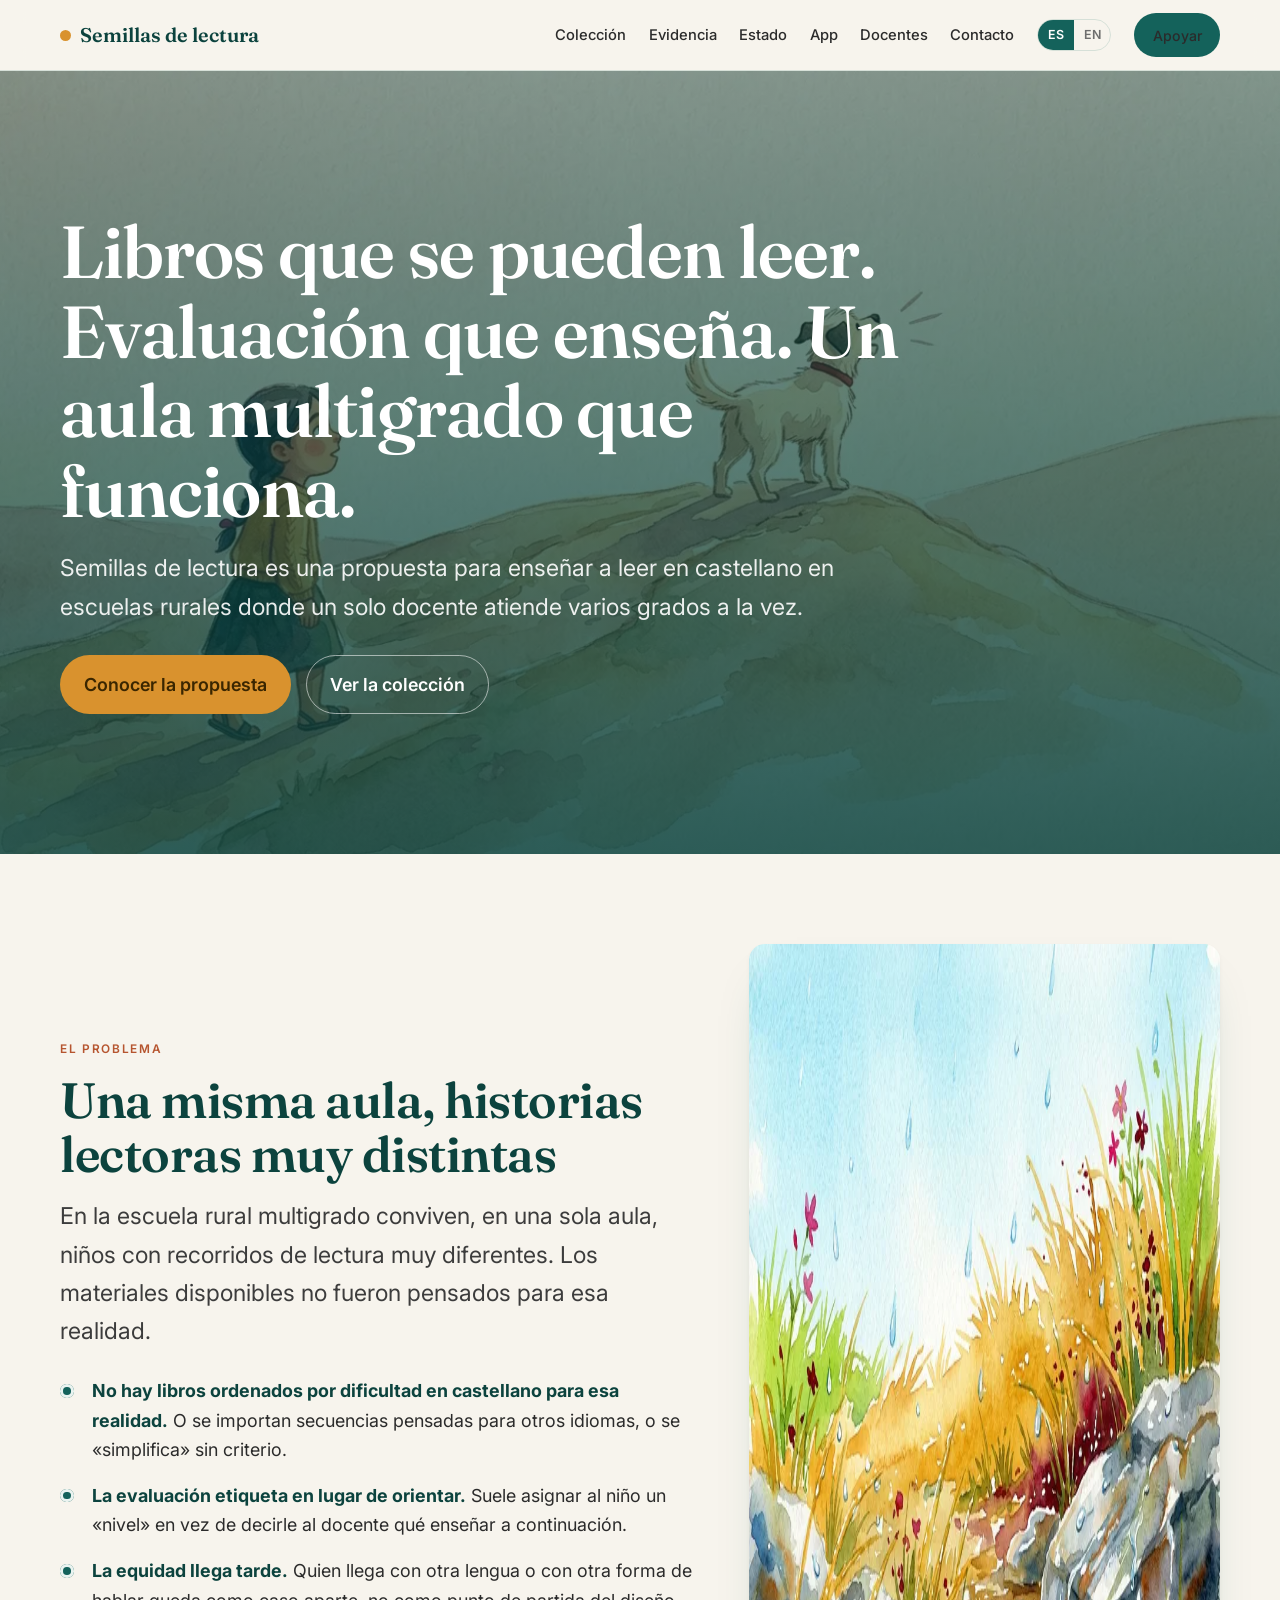
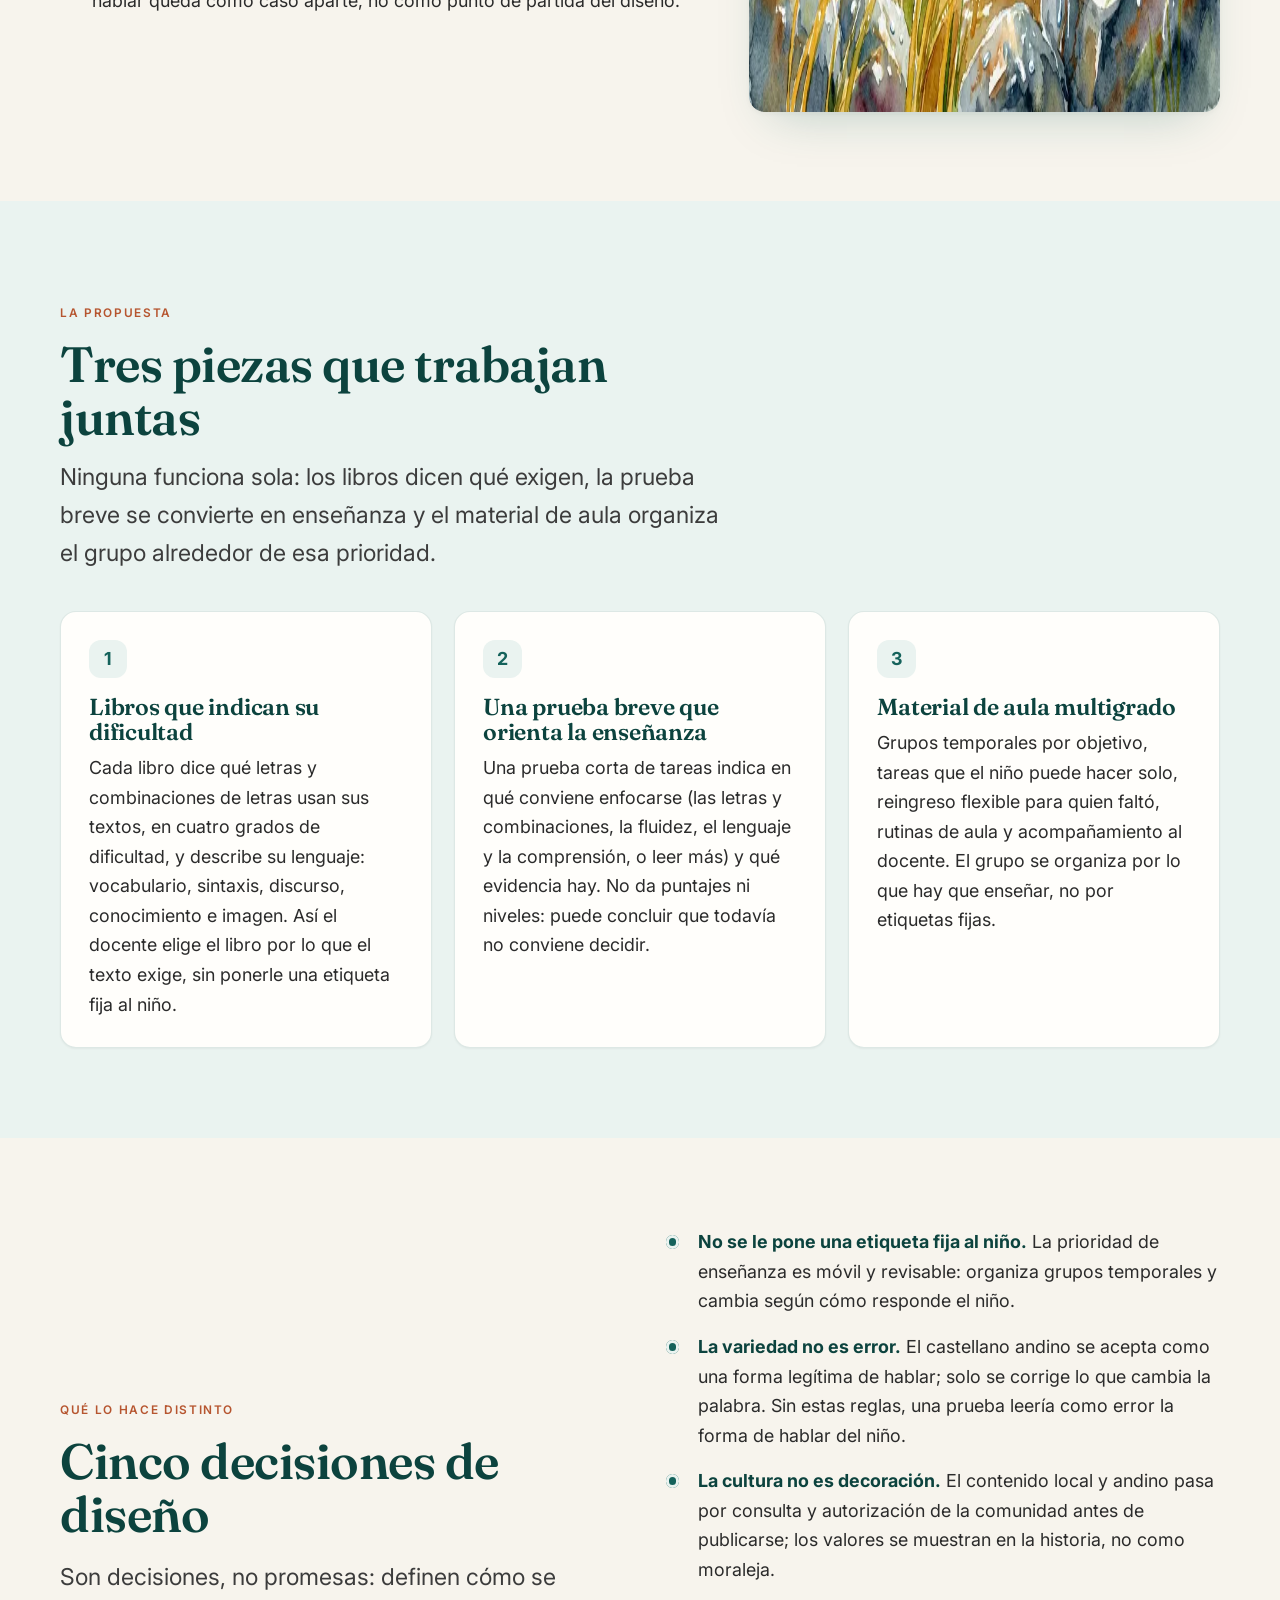
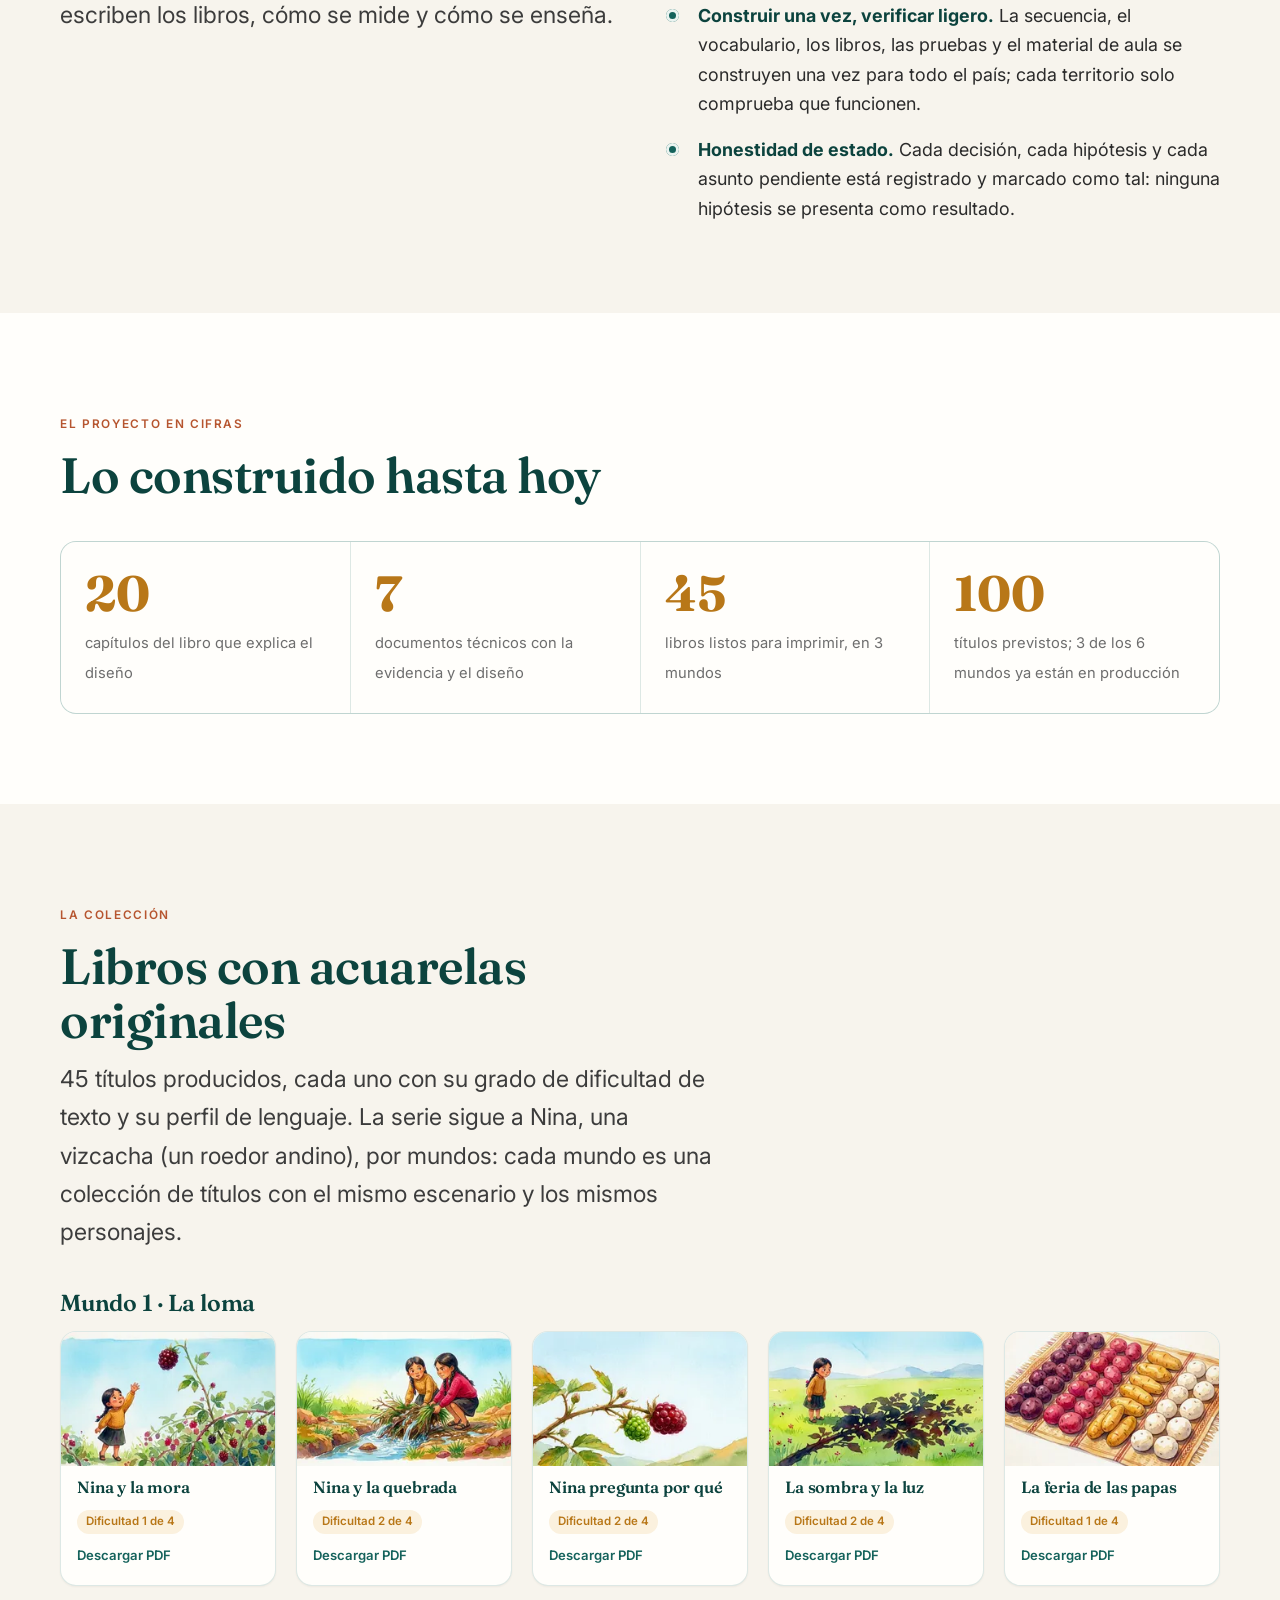
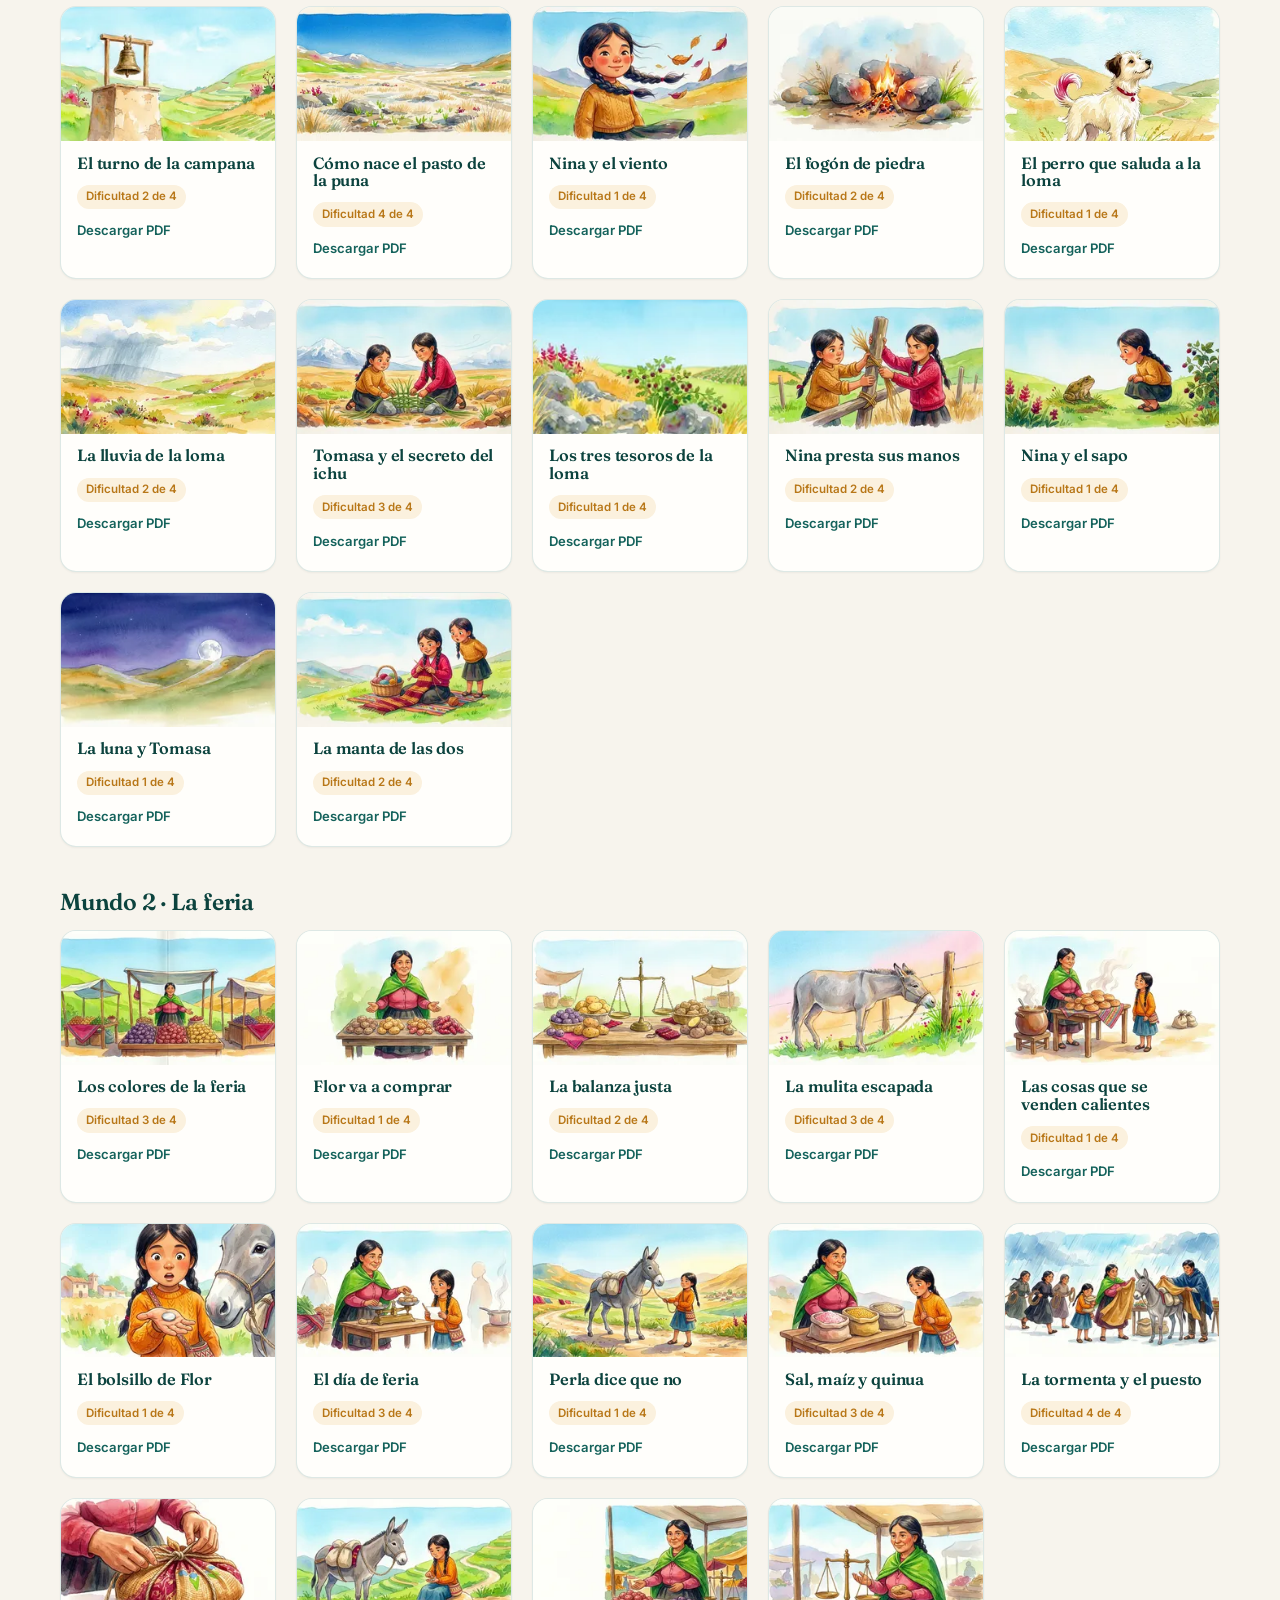
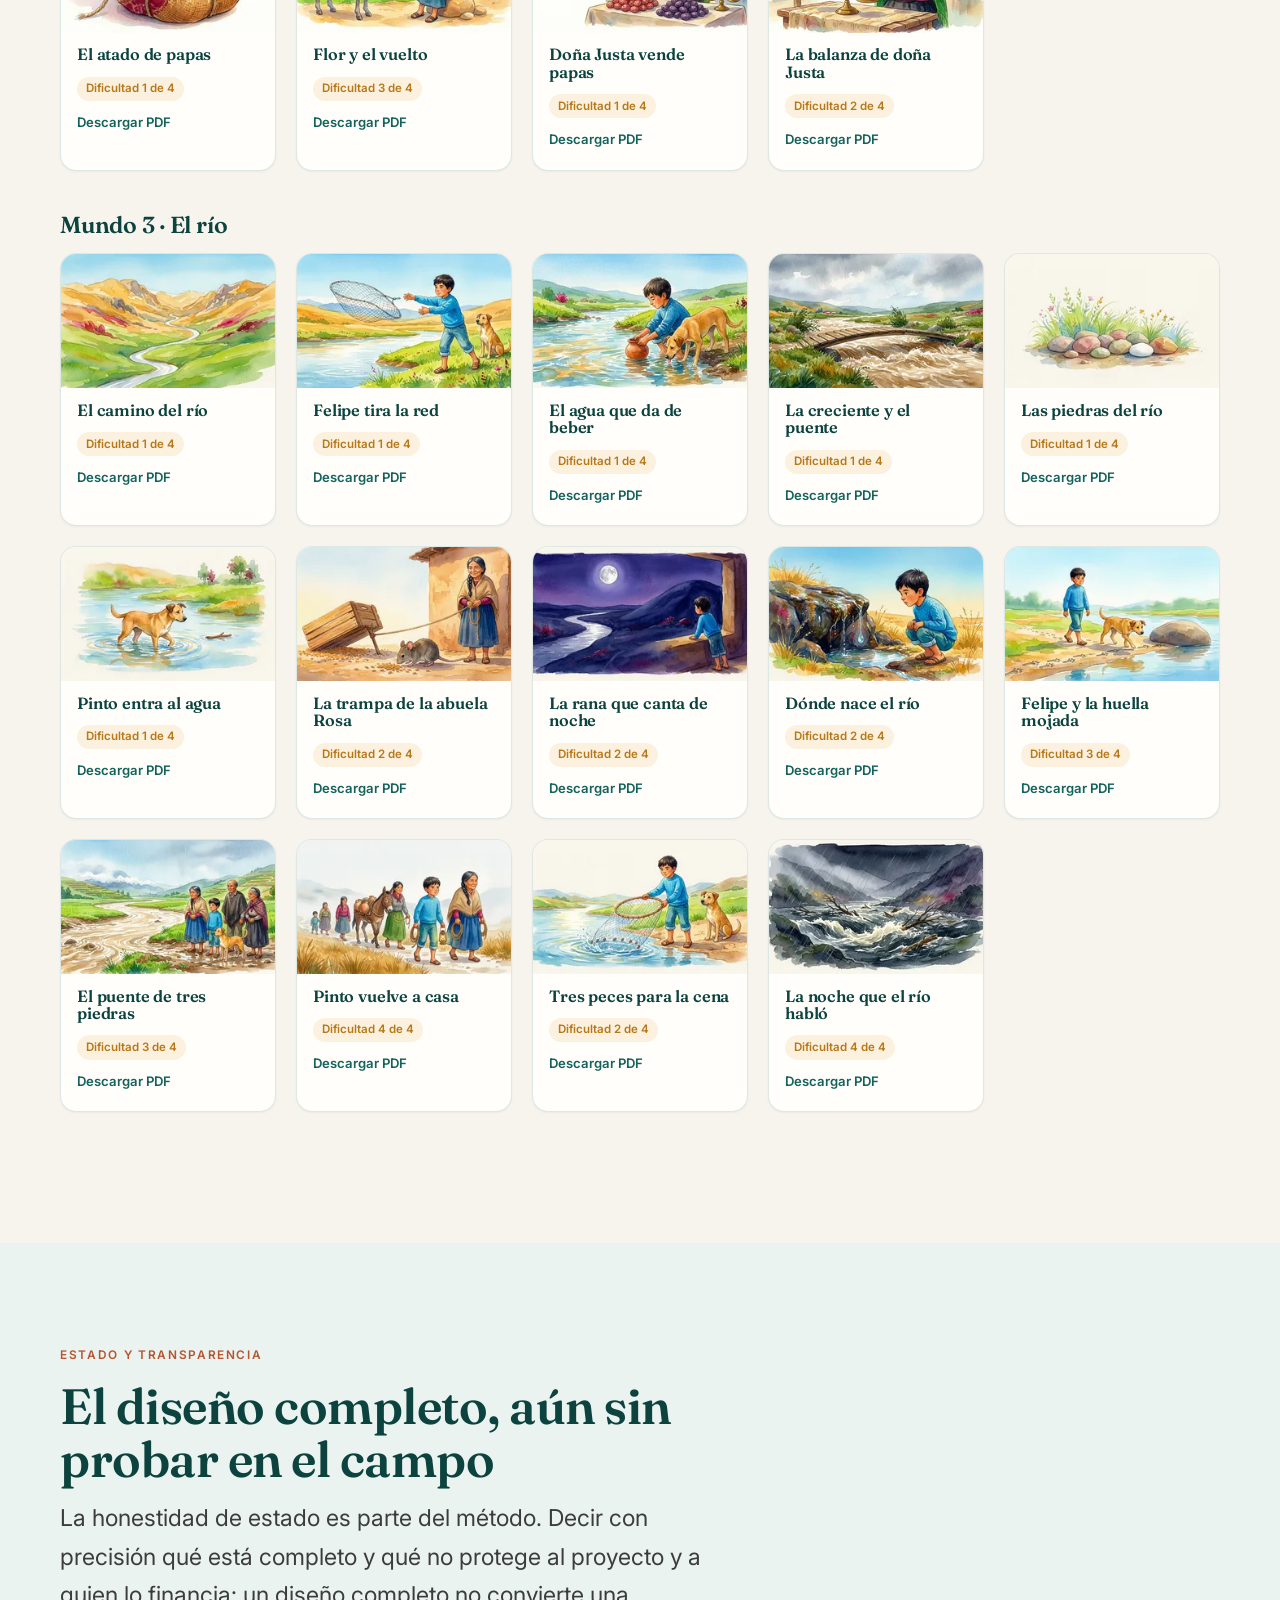
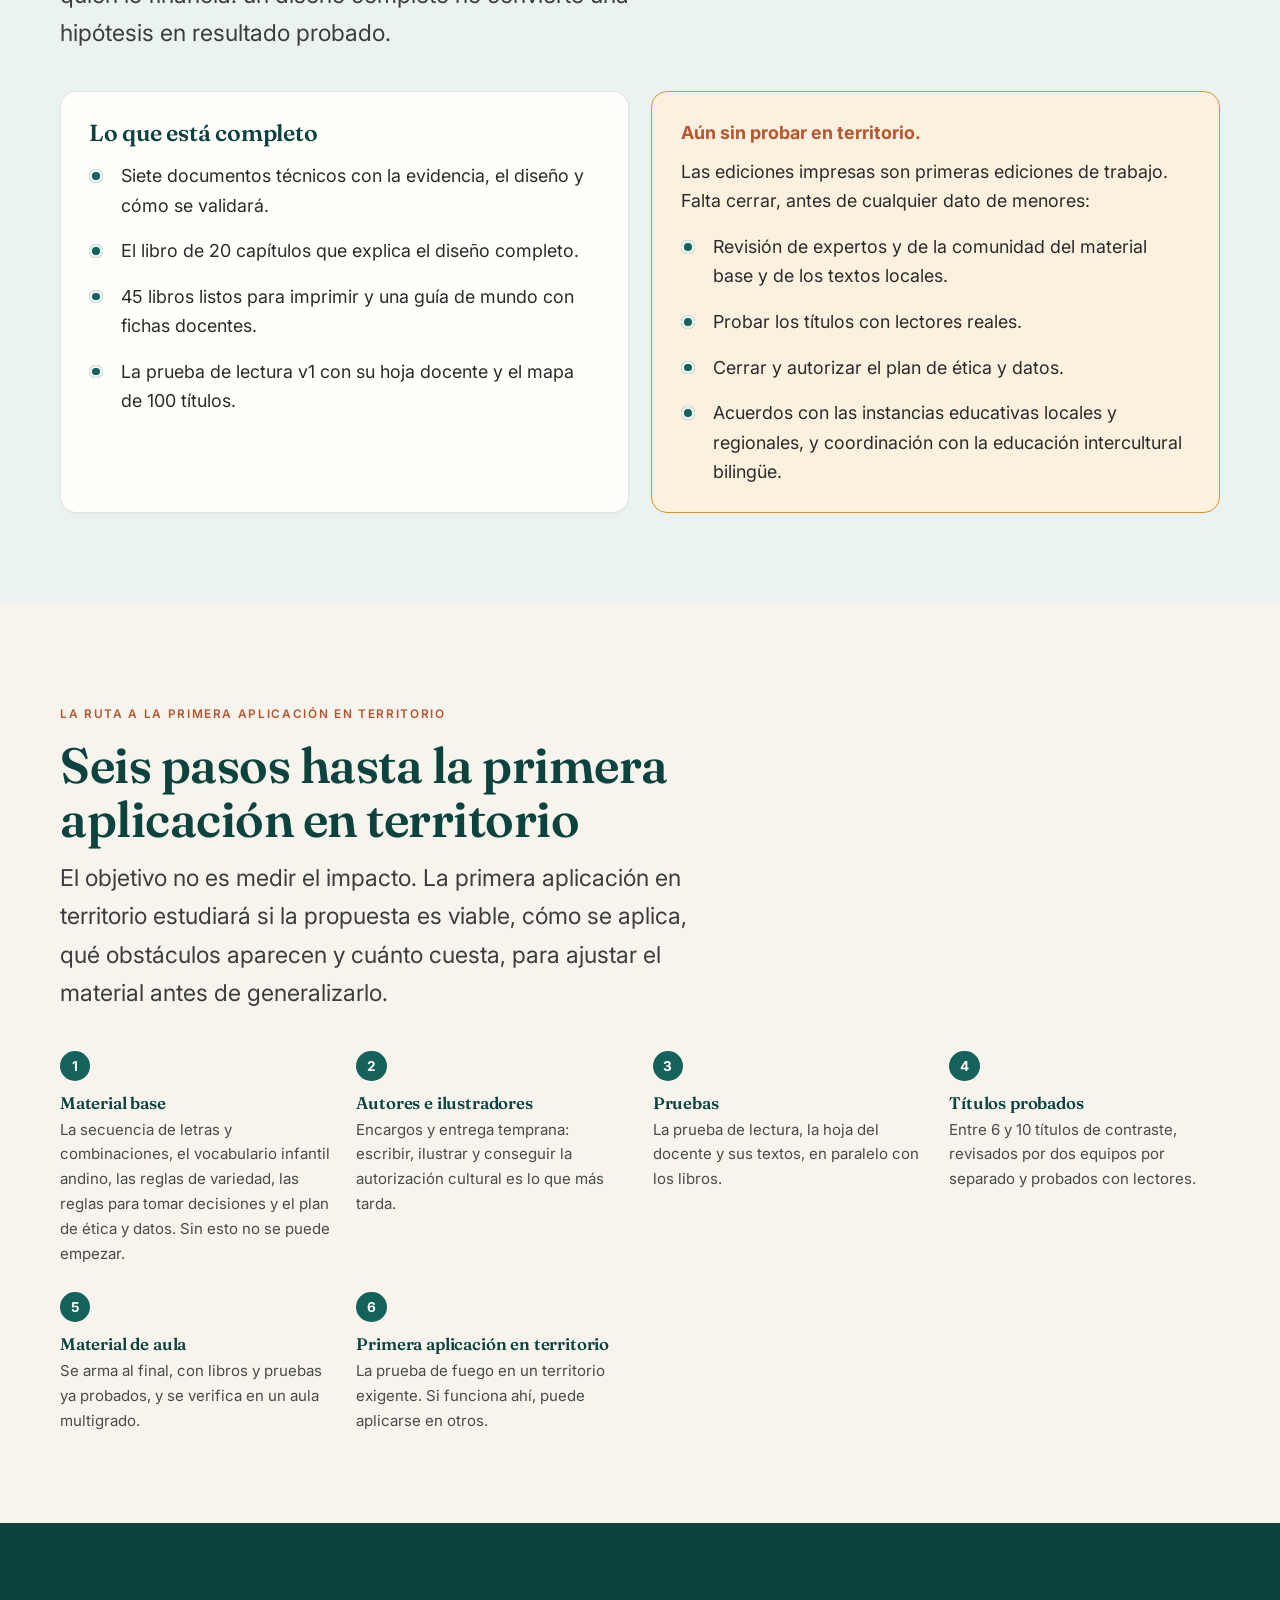
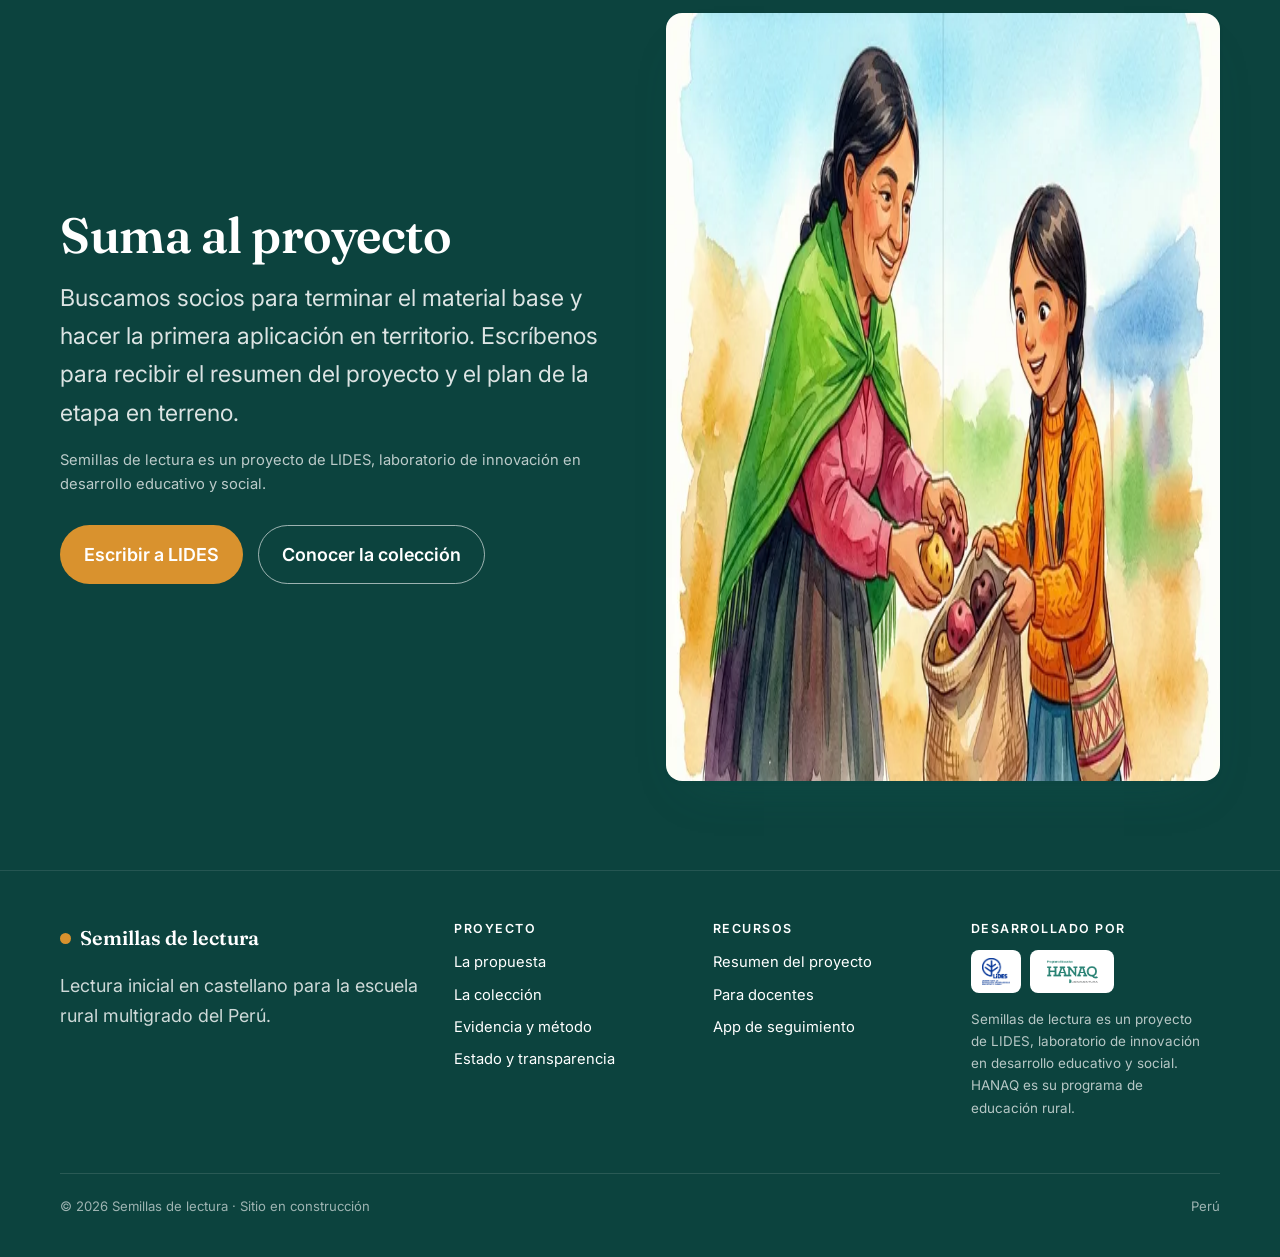
<file: index.html>
<!DOCTYPE html><html lang="es"> <head><meta charset="utf-8"><meta name="viewport" content="width=device-width, initial-scale=1"><title>Semillas de lectura · Lectura inicial para la escuela rural multigrado</title><meta name="description" content="Propuesta de lectura inicial en castellano para escuelas rurales multigrado del Perú. Libros diseñados, evaluación que enseña y un aula multigrado que funciona."><link rel="canonical" href="https://semillasdelectura.pe/"><link rel="icon" type="image/svg+xml" href="/favicon.svg"><link rel="apple-touch-icon" href="/apple-touch-icon.png"><meta property="og:type" content="website"><meta property="og:site_name" content="Semillas de lectura"><meta property="og:title" content="Semillas de lectura · Lectura inicial para la escuela rural multigrado"><meta property="og:description" content="Propuesta de lectura inicial en castellano para escuelas rurales multigrado del Perú. Libros diseñados, evaluación que enseña y un aula multigrado que funciona."><meta property="og:url" content="https://semillasdelectura.pe/"><meta property="og:image" content="https://semillasdelectura.pe/og.png"><meta property="og:locale" content="es_PE"><meta name="twitter:card" content="summary_large_image"><link rel="preconnect" href="https://fonts.googleapis.com"><link rel="preconnect" href="https://fonts.gstatic.com" crossorigin><link href="https://fonts.googleapis.com/css2?family=Fraunces:opsz,wght@9..144,400;9..144,500;9..144,600;9..144,700&family=Inter:wght@400;500;600;700&display=swap" rel="stylesheet"><link rel="stylesheet" href="/_astro/index.WQD9s7C7.css">
<style>.books-group[data-astro-cid-faalltie]{margin-bottom:2.6rem}.books-group[data-astro-cid-faalltie] h3[data-astro-cid-faalltie]{margin-bottom:1rem}
</style></head> <body> <header class="site-header"> <div class="wrap"> <a class="brand" href="/"> <span class="dot"></span> Semillas de lectura </a> <nav class="nav" aria-label="Principal"> <a href="/coleccion/">Colección</a><a href="/evidencia/">Evidencia</a><a href="/estado/">Estado</a><a href="/app/">App</a><a href="/docentes/">Docentes</a><a href="/#contacto">Contacto</a> <div class="lang"> <a href="/" class="active" aria-current="true"> ES </a><a href="/en/" class> EN </a> </div> <a class="btn btn--primary" href="/#contacto" style="padding:.6rem 1.1rem;font-size:.88rem"> Apoyar </a> </nav> </div> </header> <main>  <section class="hero" id="inicio"> <img src="/_astro/w110-e2.BwUHjNIh_ZemQ7e.webp" srcset="/_astro/w110-e2.BwUHjNIh_ZFhoA8.webp 900w, /_astro/w110-e2.BwUHjNIh_21OTNi.webp 1400w, /_astro/w110-e2.BwUHjNIh_ZemQ7e.webp 1408w" alt="Ilustración en acuarela de la loma andina" sizes="100vw" loading="eager" fetchpriority="high" decoding="async" width="1408" height="768" class="bg"> <div class="wrap hero__inner"> <h1>Libros que se pueden leer. Evaluación que enseña. Un aula multigrado que funciona.</h1> <p class="lead">
Semillas de lectura es una propuesta para enseñar a leer en castellano en escuelas rurales
        donde un solo docente atiende varios grados a la vez.
</p> <div class="actions"> <a class="btn btn--accent" href="#propuesta">Conocer la propuesta</a> <a class="btn btn--ghost" href="#coleccion">Ver la colección</a> </div> </div> </section> <section class="section" id="problema"> <div class="wrap split split--wide-left"> <div data-reveal> <p class="eyebrow">El problema</p> <h2>Una misma aula, historias lectoras muy distintas</h2> <p class="lead" style="margin-top:1rem">
En la escuela rural multigrado conviven, en una sola aula, niños con recorridos de lectura
          muy diferentes. Los materiales disponibles no fueron pensados para esa realidad.
</p> <ul class="checks" style="margin-top:1.6rem"> <li> <strong>No hay libros ordenados por dificultad en castellano para esa realidad.</strong>
O se importan secuencias pensadas para otros idiomas, o se «simplifica» sin criterio.
</li> <li> <strong>La evaluación etiqueta en lugar de orientar.</strong> Suele asignar al niño un
            «nivel» en vez de decirle al docente qué enseñar a continuación.
</li> <li> <strong>La equidad llega tarde.</strong> Quien llega con otra lengua o con otra forma de
            hablar queda como caso aparte, no como punto de partida del diseño.
</li> </ul> </div> <div data-reveal> <img src="/_astro/w111-e2.Omn8x8ts_CUCIG.webp" srcset="/_astro/w111-e2.Omn8x8ts_Z4xsLf.webp 500w, /_astro/w111-e2.Omn8x8ts_Z2vNdSG.webp 800w, /_astro/w111-e2.Omn8x8ts_Zu0KUq.webp 1100w" alt="Escena en acuarela del aula y la loma" sizes="(max-width: 860px) 92vw, 46vw" loading="lazy" decoding="async" fetchpriority="auto" width="1408" height="768" class="round"> </div> </div> </section> <section class="section section--tint" id="propuesta"> <div class="wrap"> <div class="section-head" data-reveal> <p class="eyebrow">La propuesta</p> <h2>Tres piezas que trabajan juntas</h2> <p class="lead">
Ninguna funciona sola: los libros dicen qué exigen, la prueba breve se convierte en
          enseñanza y el material de aula organiza el grupo alrededor de esa prioridad.
</p> </div> <div class="grid grid--3"> <article class="card" data-reveal> <span class="card__kicker">1</span> <h3>Libros que indican su dificultad</h3> <p>Cada libro dice qué letras y combinaciones de letras usan sus textos, en cuatro grados de dificultad, y describe su lenguaje: vocabulario, sintaxis, discurso, conocimiento e imagen. Así el docente elige el libro por lo que el texto exige, sin ponerle una etiqueta fija al niño.</p> </article><article class="card" data-reveal> <span class="card__kicker">2</span> <h3>Una prueba breve que orienta la enseñanza</h3> <p>Una prueba corta de tareas indica en qué conviene enfocarse (las letras y combinaciones, la fluidez, el lenguaje y la comprensión, o leer más) y qué evidencia hay. No da puntajes ni niveles: puede concluir que todavía no conviene decidir.</p> </article><article class="card" data-reveal> <span class="card__kicker">3</span> <h3>Material de aula multigrado</h3> <p>Grupos temporales por objetivo, tareas que el niño puede hacer solo, reingreso flexible para quien faltó, rutinas de aula y acompañamiento al docente. El grupo se organiza por lo que hay que enseñar, no por etiquetas fijas.</p> </article> </div> </div> </section> <section class="section"> <div class="wrap split"> <div data-reveal> <p class="eyebrow">Qué lo hace distinto</p> <h2>Cinco decisiones de diseño</h2> <p class="lead" style="margin-top:1rem">
Son decisiones, no promesas: definen cómo se escriben los libros, cómo se mide y cómo se
          enseña.
</p> </div> <ul class="checks" data-reveal> <li><strong>No se le pone una etiqueta fija al niño.</strong> La prioridad de enseñanza es móvil y revisable: organiza grupos temporales y cambia según cómo responde el niño.</li><li><strong>La variedad no es error.</strong> El castellano andino se acepta como una forma legítima de hablar; solo se corrige lo que cambia la palabra. Sin estas reglas, una prueba leería como error la forma de hablar del niño.</li><li><strong>La cultura no es decoración.</strong> El contenido local y andino pasa por consulta y autorización de la comunidad antes de publicarse; los valores se muestran en la historia, no como moraleja.</li><li><strong>Construir una vez, verificar ligero.</strong> La secuencia, el vocabulario, los libros, las pruebas y el material de aula se construyen una vez para todo el país; cada territorio solo comprueba que funcionen.</li><li><strong>Honestidad de estado.</strong> Cada decisión, cada hipótesis y cada asunto pendiente está registrado y marcado como tal: ninguna hipótesis se presenta como resultado.</li> </ul> </div> </section> <section class="section section--papel2"> <div class="wrap"> <div class="section-head" data-reveal> <p class="eyebrow">El proyecto en cifras</p> <h2>Lo construido hasta hoy</h2> </div> <div class="stats" data-reveal> <div class="stat"> <b>20</b> <span>capítulos del libro que explica el diseño</span> </div><div class="stat"> <b>7</b> <span>documentos técnicos con la evidencia y el diseño</span> </div><div class="stat"> <b>45</b> <span>libros listos para imprimir, en 3 mundos</span> </div><div class="stat"> <b>100</b> <span>títulos previstos; 3 de los 6 mundos ya están en producción</span> </div> </div> </div> </section> <section class="section" id="coleccion"> <div class="wrap"> <div class="section-head" data-reveal> <p class="eyebrow">La colección</p> <h2>Libros con acuarelas originales</h2> <p class="lead"> 45 títulos producidos, cada uno con su grado de dificultad de texto y su perfil de
          lenguaje. La serie sigue a Nina, una vizcacha (un roedor andino), por mundos: cada mundo es
          una colección de títulos con el mismo escenario y los mismos personajes.
</p> </div> <div class="books-group" data-reveal data-astro-cid-faalltie><h3 data-astro-cid-faalltie>Mundo 1 · La loma</h3><div class="books" data-astro-cid-faalltie><article class="book" data-astro-cid-faalltie><img src="/_astro/t01-e2.sLxuj5t8_15q7Nx.webp" srcset="/_astro/t01-e2.sLxuj5t8_RbbiI.webp 300w, /_astro/t01-e2.sLxuj5t8_1Rnuko.webp 600w" alt="Portada de Nina y la mora" sizes="(max-width: 700px) 45vw, 220px" data-astro-cid-faalltie="true" loading="lazy" decoding="async" fetchpriority="auto" width="1408" height="768"><div class="book__meta" data-astro-cid-faalltie><h4 data-astro-cid-faalltie>Nina y la mora</h4><span class="badge" data-astro-cid-faalltie>Dificultad 1 de 4</span><a class="book__dl" href="/descargas/libros/t01-nina-y-la-mora.pdf" download data-astro-cid-faalltie>Descargar PDF</a></div></article><article class="book" data-astro-cid-faalltie><img src="/_astro/t03-e3.Bn-raiil_ZwWPAC.webp" srcset="/_astro/t03-e3.Bn-raiil_DXd2w.webp 300w, /_astro/t03-e3.Bn-raiil_1Eaw4c.webp 600w" alt="Portada de Nina y la quebrada" sizes="(max-width: 700px) 45vw, 220px" data-astro-cid-faalltie="true" loading="lazy" decoding="async" fetchpriority="auto" width="1408" height="768"><div class="book__meta" data-astro-cid-faalltie><h4 data-astro-cid-faalltie>Nina y la quebrada</h4><span class="badge" data-astro-cid-faalltie>Dificultad 2 de 4</span><a class="book__dl" href="/descargas/libros/t03-nina-y-la-quebrada.pdf" download data-astro-cid-faalltie>Descargar PDF</a></div></article><article class="book" data-astro-cid-faalltie><img src="/_astro/w103-e2.fLUdlv_I_Z1RNAmy.webp" srcset="/_astro/w103-e2.fLUdlv_I_1c2yXV.webp 300w, /_astro/w103-e2.fLUdlv_I_Z1fdb8v.webp 600w" alt="Portada de Nina pregunta por qué" sizes="(max-width: 700px) 45vw, 220px" data-astro-cid-faalltie="true" loading="lazy" decoding="async" fetchpriority="auto" width="1408" height="768"><div class="book__meta" data-astro-cid-faalltie><h4 data-astro-cid-faalltie>Nina pregunta por qué</h4><span class="badge" data-astro-cid-faalltie>Dificultad 2 de 4</span><a class="book__dl" href="/descargas/libros/w103-nina-pregunta-por-que.pdf" download data-astro-cid-faalltie>Descargar PDF</a></div></article><article class="book" data-astro-cid-faalltie><img src="/_astro/w104-e3.R_a1YE_q_Z2hXkfQ.webp" srcset="/_astro/w104-e3.R_a1YE_q_2agpoy.webp 300w, /_astro/w104-e3.R_a1YE_q_ZgYkHS.webp 600w" alt="Portada de La sombra y la luz" sizes="(max-width: 700px) 45vw, 220px" data-astro-cid-faalltie="true" loading="lazy" decoding="async" fetchpriority="auto" width="1408" height="768"><div class="book__meta" data-astro-cid-faalltie><h4 data-astro-cid-faalltie>La sombra y la luz</h4><span class="badge" data-astro-cid-faalltie>Dificultad 2 de 4</span><a class="book__dl" href="/descargas/libros/w104-la-sombra-y-la-luz.pdf" download data-astro-cid-faalltie>Descargar PDF</a></div></article><article class="book" data-astro-cid-faalltie><img src="/_astro/w105-e2.Df4O6lzq_1nePKT.webp" srcset="/_astro/w105-e2.Df4O6lzq_Z2iFlyg.webp 300w, /_astro/w105-e2.Df4O6lzq_kg28e.webp 600w" alt="Portada de La feria de las papas" sizes="(max-width: 700px) 45vw, 220px" data-astro-cid-faalltie="true" loading="lazy" decoding="async" fetchpriority="auto" width="1408" height="768"><div class="book__meta" data-astro-cid-faalltie><h4 data-astro-cid-faalltie>La feria de las papas</h4><span class="badge" data-astro-cid-faalltie>Dificultad 1 de 4</span><a class="book__dl" href="/descargas/libros/w105-la-feria-de-las-papas.pdf" download data-astro-cid-faalltie>Descargar PDF</a></div></article><article class="book" data-astro-cid-faalltie><img src="/_astro/w106-e1.AVZybhZU_ZyYQnu.webp" srcset="/_astro/w106-e1.AVZybhZU_Z22vcxj.webp 300w, /_astro/w106-e1.AVZybhZU_Aqb9b.webp 600w" alt="Portada de El turno de la campana" sizes="(max-width: 700px) 45vw, 220px" data-astro-cid-faalltie="true" loading="lazy" decoding="async" fetchpriority="auto" width="1408" height="768"><div class="book__meta" data-astro-cid-faalltie><h4 data-astro-cid-faalltie>El turno de la campana</h4><span class="badge" data-astro-cid-faalltie>Dificultad 2 de 4</span><a class="book__dl" href="/descargas/libros/w106-el-turno-de-la-campana.pdf" download data-astro-cid-faalltie>Descargar PDF</a></div></article><article class="book" data-astro-cid-faalltie><img src="/_astro/w107-e1.T4I17C34_ZMU4wg.webp" srcset="/_astro/w107-e1.T4I17C34_ZXainv.webp 300w, /_astro/w107-e1.T4I17C34_Z2mpus.webp 600w" alt="Portada de Cómo nace el pasto de la puna" sizes="(max-width: 700px) 45vw, 220px" data-astro-cid-faalltie="true" loading="lazy" decoding="async" fetchpriority="auto" width="1376" height="768"><div class="book__meta" data-astro-cid-faalltie><h4 data-astro-cid-faalltie>Cómo nace el pasto de la puna</h4><span class="badge" data-astro-cid-faalltie>Dificultad 4 de 4</span><a class="book__dl" href="/descargas/libros/w107-como-nace-el-pasto.pdf" download data-astro-cid-faalltie>Descargar PDF</a></div></article><article class="book" data-astro-cid-faalltie><img src="/_astro/w108-e1.BvR2Yei-_Z1K8J2W.webp" srcset="/_astro/w108-e1.BvR2Yei-_Z1zNYDC.webp 300w, /_astro/w108-e1.BvR2Yei-_137o2R.webp 600w" alt="Portada de Nina y el viento" sizes="(max-width: 700px) 45vw, 220px" data-astro-cid-faalltie="true" loading="lazy" decoding="async" fetchpriority="auto" width="1408" height="768"><div class="book__meta" data-astro-cid-faalltie><h4 data-astro-cid-faalltie>Nina y el viento</h4><span class="badge" data-astro-cid-faalltie>Dificultad 1 de 4</span><a class="book__dl" href="/descargas/libros/w108-nina-y-el-viento.pdf" download data-astro-cid-faalltie>Descargar PDF</a></div></article><article class="book" data-astro-cid-faalltie><img src="/_astro/w109-e2.fu4FG2HN_1CjPej.webp" srcset="/_astro/w109-e2.fu4FG2HN_Z6bGh.webp 300w, /_astro/w109-e2.fu4FG2HN_Z2rlVNI.webp 600w" alt="Portada de El fogón de piedra" sizes="(max-width: 700px) 45vw, 220px" data-astro-cid-faalltie="true" loading="lazy" decoding="async" fetchpriority="auto" width="1408" height="768"><div class="book__meta" data-astro-cid-faalltie><h4 data-astro-cid-faalltie>El fogón de piedra</h4><span class="badge" data-astro-cid-faalltie>Dificultad 2 de 4</span><a class="book__dl" href="/descargas/libros/w109-el-fogon-de-piedra.pdf" download data-astro-cid-faalltie>Descargar PDF</a></div></article><article class="book" data-astro-cid-faalltie><img src="/_astro/w110-e1.D6E14DRG_hHww2.webp" srcset="/_astro/w110-e1.D6E14DRG_Z1yFc9W.webp 300w, /_astro/w110-e1.D6E14DRG_1hmWuc.webp 600w" alt="Portada de El perro que saluda a la loma" sizes="(max-width: 700px) 45vw, 220px" data-astro-cid-faalltie="true" loading="lazy" decoding="async" fetchpriority="auto" width="848" height="1264"><div class="book__meta" data-astro-cid-faalltie><h4 data-astro-cid-faalltie>El perro que saluda a la loma</h4><span class="badge" data-astro-cid-faalltie>Dificultad 1 de 4</span><a class="book__dl" href="/descargas/libros/w110-el-perro-que-saluda.pdf" download data-astro-cid-faalltie>Descargar PDF</a></div></article><article class="book" data-astro-cid-faalltie><img src="/_astro/w111-e1.CtER88pp_1R3Mps.webp" srcset="/_astro/w111-e1.CtER88pp_U9Hvu.webp 300w, /_astro/w111-e1.CtER88pp_1PWAox.webp 600w" alt="Portada de La lluvia de la loma" sizes="(max-width: 700px) 45vw, 220px" data-astro-cid-faalltie="true" loading="lazy" decoding="async" fetchpriority="auto" width="1376" height="768"><div class="book__meta" data-astro-cid-faalltie><h4 data-astro-cid-faalltie>La lluvia de la loma</h4><span class="badge" data-astro-cid-faalltie>Dificultad 2 de 4</span><a class="book__dl" href="/descargas/libros/w111-la-lluvia-de-la-loma.pdf" download data-astro-cid-faalltie>Descargar PDF</a></div></article><article class="book" data-astro-cid-faalltie><img src="/_astro/w112-e3.Cd_GBD3k_Z1LXmR.webp" srcset="/_astro/w112-e3.Cd_GBD3k_2eIkcw.webp 300w, /_astro/w112-e3.Cd_GBD3k_ZcwpTU.webp 600w" alt="Portada de Tomasa y el secreto del ichu" sizes="(max-width: 700px) 45vw, 220px" data-astro-cid-faalltie="true" loading="lazy" decoding="async" fetchpriority="auto" width="1408" height="768"><div class="book__meta" data-astro-cid-faalltie><h4 data-astro-cid-faalltie>Tomasa y el secreto del ichu</h4><span class="badge" data-astro-cid-faalltie>Dificultad 3 de 4</span><a class="book__dl" href="/descargas/libros/w112-tomasa-y-el-ichu.pdf" download data-astro-cid-faalltie>Descargar PDF</a></div></article><article class="book" data-astro-cid-faalltie><img src="/_astro/w113-e1.BZIQTtIN_2awHPX.webp" srcset="/_astro/w113-e1.BZIQTtIN_1RCTyQ.webp 300w, /_astro/w113-e1.BZIQTtIN_uqyEO.webp 600w" alt="Portada de Los tres tesoros de la loma" sizes="(max-width: 700px) 45vw, 220px" data-astro-cid-faalltie="true" loading="lazy" decoding="async" fetchpriority="auto" width="1584" height="672"><div class="book__meta" data-astro-cid-faalltie><h4 data-astro-cid-faalltie>Los tres tesoros de la loma</h4><span class="badge" data-astro-cid-faalltie>Dificultad 1 de 4</span><a class="book__dl" href="/descargas/libros/w113-los-tesoros-de-la-loma.pdf" download data-astro-cid-faalltie>Descargar PDF</a></div></article><article class="book" data-astro-cid-faalltie><img src="/_astro/w114-e3.BW_A-zri_DUTky.webp" srcset="/_astro/w114-e3.BW_A-zri_Z1F4XEt.webp 300w, /_astro/w114-e3.BW_A-zri_WQp21.webp 600w" alt="Portada de Nina presta sus manos" sizes="(max-width: 700px) 45vw, 220px" data-astro-cid-faalltie="true" loading="lazy" decoding="async" fetchpriority="auto" width="1408" height="768"><div class="book__meta" data-astro-cid-faalltie><h4 data-astro-cid-faalltie>Nina presta sus manos</h4><span class="badge" data-astro-cid-faalltie>Dificultad 2 de 4</span><a class="book__dl" href="/descargas/libros/w114-nina-presta-sus-manos.pdf" download data-astro-cid-faalltie>Descargar PDF</a></div></article><article class="book" data-astro-cid-faalltie><img src="/_astro/w115-e1.CJeQ4eZ__Z2tKug2.webp" srcset="/_astro/w115-e1.CJeQ4eZ__1uQDFI.webp 300w, /_astro/w115-e1.CJeQ4eZ__ZVo6qI.webp 600w" alt="Portada de Nina y el sapo" sizes="(max-width: 700px) 45vw, 220px" data-astro-cid-faalltie="true" loading="lazy" decoding="async" fetchpriority="auto" width="1408" height="768"><div class="book__meta" data-astro-cid-faalltie><h4 data-astro-cid-faalltie>Nina y el sapo</h4><span class="badge" data-astro-cid-faalltie>Dificultad 1 de 4</span><a class="book__dl" href="/descargas/libros/w115-nina-y-el-sapo.pdf" download data-astro-cid-faalltie>Descargar PDF</a></div></article><article class="book" data-astro-cid-faalltie><img src="/_astro/w116-e1.ps4CLV0M_sBToC.webp" srcset="/_astro/w116-e1.ps4CLV0M_Z20s1c5.webp 300w, /_astro/w116-e1.ps4CLV0M_Ctmup.webp 600w" alt="Portada de La luna y Tomasa" sizes="(max-width: 700px) 45vw, 220px" data-astro-cid-faalltie="true" loading="lazy" decoding="async" fetchpriority="auto" width="1408" height="768"><div class="book__meta" data-astro-cid-faalltie><h4 data-astro-cid-faalltie>La luna y Tomasa</h4><span class="badge" data-astro-cid-faalltie>Dificultad 1 de 4</span><a class="book__dl" href="/descargas/libros/w116-la-luna-y-tomasa.pdf" download data-astro-cid-faalltie>Descargar PDF</a></div></article><article class="book" data-astro-cid-faalltie><img src="/_astro/w117-e1.DcQdpOes_ST5BQ.webp" srcset="/_astro/w117-e1.DcQdpOes_WuJB1.webp 300w, /_astro/w117-e1.DcQdpOes_Z1tK0vq.webp 600w" alt="Portada de La manta de las dos" sizes="(max-width: 700px) 45vw, 220px" data-astro-cid-faalltie="true" loading="lazy" decoding="async" fetchpriority="auto" width="1408" height="768"><div class="book__meta" data-astro-cid-faalltie><h4 data-astro-cid-faalltie>La manta de las dos</h4><span class="badge" data-astro-cid-faalltie>Dificultad 2 de 4</span><a class="book__dl" href="/descargas/libros/w117-la-manta-de-las-dos.pdf" download data-astro-cid-faalltie>Descargar PDF</a></div></article></div></div><div class="books-group" data-reveal data-astro-cid-faalltie><h3 data-astro-cid-faalltie>Mundo 2 · La feria</h3><div class="books" data-astro-cid-faalltie><article class="book" data-astro-cid-faalltie><img src="/_astro/w201-e1.QCZhQMul_1CtIqF.webp" srcset="/_astro/w201-e1.QCZhQMul_ZY8dBL.webp 300w, /_astro/w201-e1.QCZhQMul_1DNa4I.webp 600w" alt="Portada de Los colores de la feria" sizes="(max-width: 700px) 45vw, 220px" data-astro-cid-faalltie="true" loading="lazy" decoding="async" fetchpriority="auto" width="1408" height="768"><div class="book__meta" data-astro-cid-faalltie><h4 data-astro-cid-faalltie>Los colores de la feria</h4><span class="badge" data-astro-cid-faalltie>Dificultad 3 de 4</span><a class="book__dl" href="/descargas/libros/w201-los-colores-de-la-feria.pdf" download data-astro-cid-faalltie>Descargar PDF</a></div></article><article class="book" data-astro-cid-faalltie><img src="/_astro/w202-e2.CMrBh3ew_2bG06i.webp" srcset="/_astro/w202-e2.CMrBh3ew_Z2r5rrl.webp 300w, /_astro/w202-e2.CMrBh3ew_bPVf9.webp 600w" alt="Portada de Flor va a comprar" sizes="(max-width: 700px) 45vw, 220px" data-astro-cid-faalltie="true" loading="lazy" decoding="async" fetchpriority="auto" width="1408" height="768"><div class="book__meta" data-astro-cid-faalltie><h4 data-astro-cid-faalltie>Flor va a comprar</h4><span class="badge" data-astro-cid-faalltie>Dificultad 1 de 4</span><a class="book__dl" href="/descargas/libros/w202-flor-va-a-comprar.pdf" download data-astro-cid-faalltie>Descargar PDF</a></div></article><article class="book" data-astro-cid-faalltie><img src="/_astro/w203-e1.7yzkDyVJ_1PXMFQ.webp" srcset="/_astro/w203-e1.7yzkDyVJ_Yn1J1.webp 300w, /_astro/w203-e1.7yzkDyVJ_Z1rRInq.webp 600w" alt="Portada de La balanza justa" sizes="(max-width: 700px) 45vw, 220px" data-astro-cid-faalltie="true" loading="lazy" decoding="async" fetchpriority="auto" width="1408" height="768"><div class="book__meta" data-astro-cid-faalltie><h4 data-astro-cid-faalltie>La balanza justa</h4><span class="badge" data-astro-cid-faalltie>Dificultad 2 de 4</span><a class="book__dl" href="/descargas/libros/w203-la-balanza-justa.pdf" download data-astro-cid-faalltie>Descargar PDF</a></div></article><article class="book" data-astro-cid-faalltie><img src="/_astro/w204-e1.b86aSP2d_2ibm15.webp" srcset="/_astro/w204-e1.b86aSP2d_venCR.webp 300w, /_astro/w204-e1.b86aSP2d_Z1V1mtz.webp 600w" alt="Portada de La mulita escapada" sizes="(max-width: 700px) 45vw, 220px" data-astro-cid-faalltie="true" loading="lazy" decoding="async" fetchpriority="auto" width="1408" height="768"><div class="book__meta" data-astro-cid-faalltie><h4 data-astro-cid-faalltie>La mulita escapada</h4><span class="badge" data-astro-cid-faalltie>Dificultad 3 de 4</span><a class="book__dl" href="/descargas/libros/w204-la-mulita-escapada.pdf" download data-astro-cid-faalltie>Descargar PDF</a></div></article><article class="book" data-astro-cid-faalltie><img src="/_astro/w205-e1.Km6_EWou_23s5Tm.webp" srcset="/_astro/w205-e1.Km6_EWou_1tMKsD.webp 300w, /_astro/w205-e1.Km6_EWou_ZWrYDN.webp 600w" alt="Portada de Las cosas que se venden calientes" sizes="(max-width: 700px) 45vw, 220px" data-astro-cid-faalltie="true" loading="lazy" decoding="async" fetchpriority="auto" width="1408" height="768"><div class="book__meta" data-astro-cid-faalltie><h4 data-astro-cid-faalltie>Las cosas que se venden calientes</h4><span class="badge" data-astro-cid-faalltie>Dificultad 1 de 4</span><a class="book__dl" href="/descargas/libros/w205-las-cosas-calientes.pdf" download data-astro-cid-faalltie>Descargar PDF</a></div></article><article class="book" data-astro-cid-faalltie><img src="/_astro/w206-e2.CMnE1egJ_jD8Aw.webp" srcset="/_astro/w206-e2.CMnE1egJ_16mJYe.webp 300w, /_astro/w206-e2.CMnE1egJ_Z1kS08d.webp 600w" alt="Portada de El bolsillo de Flor" sizes="(max-width: 700px) 45vw, 220px" data-astro-cid-faalltie="true" loading="lazy" decoding="async" fetchpriority="auto" width="1408" height="768"><div class="book__meta" data-astro-cid-faalltie><h4 data-astro-cid-faalltie>El bolsillo de Flor</h4><span class="badge" data-astro-cid-faalltie>Dificultad 1 de 4</span><a class="book__dl" href="/descargas/libros/w206-el-bolsillo-de-flor.pdf" download data-astro-cid-faalltie>Descargar PDF</a></div></article><article class="book" data-astro-cid-faalltie><img src="/_astro/w207-e2.Du_ltM51_e078h.webp" srcset="/_astro/w207-e2.Du_ltM51_1KddCd.webp 300w, /_astro/w207-e2.Du_ltM51_ZG2wue.webp 600w" alt="Portada de El día de feria" sizes="(max-width: 700px) 45vw, 220px" data-astro-cid-faalltie="true" loading="lazy" decoding="async" fetchpriority="auto" width="1408" height="768"><div class="book__meta" data-astro-cid-faalltie><h4 data-astro-cid-faalltie>El día de feria</h4><span class="badge" data-astro-cid-faalltie>Dificultad 3 de 4</span><a class="book__dl" href="/descargas/libros/w207-el-dia-de-feria.pdf" download data-astro-cid-faalltie>Descargar PDF</a></div></article><article class="book" data-astro-cid-faalltie><img src="/_astro/w208-e1.C6i0ZL9q_Z1yROrA.webp" srcset="/_astro/w208-e1.C6i0ZL9q_HCDzg.webp 300w, /_astro/w208-e1.C6i0ZL9q_Z1IC6xb.webp 600w" alt="Portada de Perla dice que no" sizes="(max-width: 700px) 45vw, 220px" data-astro-cid-faalltie="true" loading="lazy" decoding="async" fetchpriority="auto" width="1408" height="768"><div class="book__meta" data-astro-cid-faalltie><h4 data-astro-cid-faalltie>Perla dice que no</h4><span class="badge" data-astro-cid-faalltie>Dificultad 1 de 4</span><a class="book__dl" href="/descargas/libros/w208-perla-dice-que-no.pdf" download data-astro-cid-faalltie>Descargar PDF</a></div></article><article class="book" data-astro-cid-faalltie><img src="/_astro/w209-e1.CCYPAaVN_ZR4S33.webp" srcset="/_astro/w209-e1.CCYPAaVN_Z1I50dG.webp 300w, /_astro/w209-e1.CCYPAaVN_TQnsN.webp 600w" alt="Portada de Sal, maíz y quinua" sizes="(max-width: 700px) 45vw, 220px" data-astro-cid-faalltie="true" loading="lazy" decoding="async" fetchpriority="auto" width="1408" height="768"><div class="book__meta" data-astro-cid-faalltie><h4 data-astro-cid-faalltie>Sal, maíz y quinua</h4><span class="badge" data-astro-cid-faalltie>Dificultad 3 de 4</span><a class="book__dl" href="/descargas/libros/w209-sal-maiz-y-quinua.pdf" download data-astro-cid-faalltie>Descargar PDF</a></div></article><article class="book" data-astro-cid-faalltie><img src="/_astro/w210-e2.GAJZWziR_Z1GtYY5.webp" srcset="/_astro/w210-e2.GAJZWziR_2lrAaX.webp 300w, /_astro/w210-e2.GAJZWziR_Z5N9Vt.webp 600w" alt="Portada de La tormenta y el puesto" sizes="(max-width: 700px) 45vw, 220px" data-astro-cid-faalltie="true" loading="lazy" decoding="async" fetchpriority="auto" width="1408" height="768"><div class="book__meta" data-astro-cid-faalltie><h4 data-astro-cid-faalltie>La tormenta y el puesto</h4><span class="badge" data-astro-cid-faalltie>Dificultad 4 de 4</span><a class="book__dl" href="/descargas/libros/w210-la-tormenta-y-el-puesto.pdf" download data-astro-cid-faalltie>Descargar PDF</a></div></article><article class="book" data-astro-cid-faalltie><img src="/_astro/w211-e2.yE7c0msw_Z21dKTk.webp" srcset="/_astro/w211-e2.yE7c0msw_1vLMY8.webp 300w, /_astro/w211-e2.yE7c0msw_ZUsW8j.webp 600w" alt="Portada de El atado de papas" sizes="(max-width: 700px) 45vw, 220px" data-astro-cid-faalltie="true" loading="lazy" decoding="async" fetchpriority="auto" width="1408" height="768"><div class="book__meta" data-astro-cid-faalltie><h4 data-astro-cid-faalltie>El atado de papas</h4><span class="badge" data-astro-cid-faalltie>Dificultad 1 de 4</span><a class="book__dl" href="/descargas/libros/w211-el-atado-de-papas.pdf" download data-astro-cid-faalltie>Descargar PDF</a></div></article><article class="book" data-astro-cid-faalltie><img src="/_astro/w212-e3.BTyjx_uA_1iYJRF.webp" srcset="/_astro/w212-e3.BTyjx_uA_Z1DM8Nf.webp 300w, /_astro/w212-e3.BTyjx_uA_Y9eSf.webp 600w" alt="Portada de Flor y el vuelto" sizes="(max-width: 700px) 45vw, 220px" data-astro-cid-faalltie="true" loading="lazy" decoding="async" fetchpriority="auto" width="1408" height="768"><div class="book__meta" data-astro-cid-faalltie><h4 data-astro-cid-faalltie>Flor y el vuelto</h4><span class="badge" data-astro-cid-faalltie>Dificultad 3 de 4</span><a class="book__dl" href="/descargas/libros/w212-flor-y-el-vuelto.pdf" download data-astro-cid-faalltie>Descargar PDF</a></div></article><article class="book" data-astro-cid-faalltie><img src="/_astro/w213-e1.B8jyW3Jp_ZkqB07.webp" srcset="/_astro/w213-e1.B8jyW3Jp_ZxY1BJ.webp 300w, /_astro/w213-e1.B8jyW3Jp_24Wm4K.webp 600w" alt="Portada de Doña Justa vende papas" sizes="(max-width: 700px) 45vw, 220px" data-astro-cid-faalltie="true" loading="lazy" decoding="async" fetchpriority="auto" width="1408" height="768"><div class="book__meta" data-astro-cid-faalltie><h4 data-astro-cid-faalltie>Doña Justa vende papas</h4><span class="badge" data-astro-cid-faalltie>Dificultad 1 de 4</span><a class="book__dl" href="/descargas/libros/w213-dona-justa-vende-papas.pdf" download data-astro-cid-faalltie>Descargar PDF</a></div></article><article class="book" data-astro-cid-faalltie><img src="/_astro/w214-e1.Dsd4BhuF_1LBCVS.webp" srcset="/_astro/w214-e1.Dsd4BhuF_Z1iQ2y5.webp 300w, /_astro/w214-e1.Dsd4BhuF_1k5l8p.webp 600w" alt="Portada de La balanza de doña Justa" sizes="(max-width: 700px) 45vw, 220px" data-astro-cid-faalltie="true" loading="lazy" decoding="async" fetchpriority="auto" width="1408" height="768"><div class="book__meta" data-astro-cid-faalltie><h4 data-astro-cid-faalltie>La balanza de doña Justa</h4><span class="badge" data-astro-cid-faalltie>Dificultad 2 de 4</span><a class="book__dl" href="/descargas/libros/w214-la-balanza-de-dona-justa.pdf" download data-astro-cid-faalltie>Descargar PDF</a></div></article></div></div><div class="books-group" data-reveal data-astro-cid-faalltie><h3 data-astro-cid-faalltie>Mundo 3 · El río</h3><div class="books" data-astro-cid-faalltie><article class="book" data-astro-cid-faalltie><img src="/_astro/w301-e2.CyGV4Zid_2gtvDX.webp" srcset="/_astro/w301-e2.CyGV4Zid_ZWRtLb.webp 300w, /_astro/w301-e2.CyGV4Zid_1F3SUj.webp 600w" alt="Portada de El camino del río" sizes="(max-width: 700px) 45vw, 220px" data-astro-cid-faalltie="true" loading="lazy" decoding="async" fetchpriority="auto" width="1408" height="768"><div class="book__meta" data-astro-cid-faalltie><h4 data-astro-cid-faalltie>El camino del río</h4><span class="badge" data-astro-cid-faalltie>Dificultad 1 de 4</span><a class="book__dl" href="/descargas/libros/w301-el-camino-del-rio.pdf" download data-astro-cid-faalltie>Descargar PDF</a></div></article><article class="book" data-astro-cid-faalltie><img src="/_astro/w302-e1.BVGx3bDe_6wzEu.webp" srcset="/_astro/w302-e1.BVGx3bDe_1JXwfD.webp 300w, /_astro/w302-e1.BVGx3bDe_ZGhdQN.webp 600w" alt="Portada de Felipe tira la red" sizes="(max-width: 700px) 45vw, 220px" data-astro-cid-faalltie="true" loading="lazy" decoding="async" fetchpriority="auto" width="1408" height="768"><div class="book__meta" data-astro-cid-faalltie><h4 data-astro-cid-faalltie>Felipe tira la red</h4><span class="badge" data-astro-cid-faalltie>Dificultad 1 de 4</span><a class="book__dl" href="/descargas/libros/w302-felipe-tira-la-red.pdf" download data-astro-cid-faalltie>Descargar PDF</a></div></article><article class="book" data-astro-cid-faalltie><img src="/_astro/w303-e1.B-RnhzrP_Z2i2TOJ.webp" srcset="/_astro/w303-e1.B-RnhzrP_Z25STVN.webp 300w, /_astro/w303-e1.B-RnhzrP_x2sJG.webp 600w" alt="Portada de El agua que da de beber" sizes="(max-width: 700px) 45vw, 220px" data-astro-cid-faalltie="true" loading="lazy" decoding="async" fetchpriority="auto" width="1408" height="768"><div class="book__meta" data-astro-cid-faalltie><h4 data-astro-cid-faalltie>El agua que da de beber</h4><span class="badge" data-astro-cid-faalltie>Dificultad 1 de 4</span><a class="book__dl" href="/descargas/libros/w303-el-agua-que-da-de-beber.pdf" download data-astro-cid-faalltie>Descargar PDF</a></div></article><article class="book" data-astro-cid-faalltie><img src="/_astro/w304-e1.BrEAxqm-_Z1ud5qw.webp" srcset="/_astro/w304-e1.BrEAxqm-_dKEaM.webp 300w, /_astro/w304-e1.BrEAxqm-_Z2du5VE.webp 600w" alt="Portada de La creciente y el puente" sizes="(max-width: 700px) 45vw, 220px" data-astro-cid-faalltie="true" loading="lazy" decoding="async" fetchpriority="auto" width="1408" height="768"><div class="book__meta" data-astro-cid-faalltie><h4 data-astro-cid-faalltie>La creciente y el puente</h4><span class="badge" data-astro-cid-faalltie>Dificultad 1 de 4</span><a class="book__dl" href="/descargas/libros/w304-la-creciente-y-el-puente.pdf" download data-astro-cid-faalltie>Descargar PDF</a></div></article><article class="book" data-astro-cid-faalltie><img src="/_astro/w305-e2.BXGvDm0U_Z2nv69y.webp" srcset="/_astro/w305-e2.BXGvDm0U_2u6ixS.webp 300w, /_astro/w305-e2.BXGvDm0U_2Pxqr.webp 600w" alt="Portada de Las piedras del río" sizes="(max-width: 700px) 45vw, 220px" data-astro-cid-faalltie="true" loading="lazy" decoding="async" fetchpriority="auto" width="1408" height="768"><div class="book__meta" data-astro-cid-faalltie><h4 data-astro-cid-faalltie>Las piedras del río</h4><span class="badge" data-astro-cid-faalltie>Dificultad 1 de 4</span><a class="book__dl" href="/descargas/libros/w305-las-piedras-del-rio.pdf" download data-astro-cid-faalltie>Descargar PDF</a></div></article><article class="book" data-astro-cid-faalltie><img src="/_astro/w306-e2.D7K4Eq1x_Z1Wi1em.webp" srcset="/_astro/w306-e2.D7K4Eq1x_2kVuep.webp 300w, /_astro/w306-e2.D7K4Eq1x_Z6jfS2.webp 600w" alt="Portada de Pinto entra al agua" sizes="(max-width: 700px) 45vw, 220px" data-astro-cid-faalltie="true" loading="lazy" decoding="async" fetchpriority="auto" width="1408" height="768"><div class="book__meta" data-astro-cid-faalltie><h4 data-astro-cid-faalltie>Pinto entra al agua</h4><span class="badge" data-astro-cid-faalltie>Dificultad 1 de 4</span><a class="book__dl" href="/descargas/libros/w306-pinto-entra-al-agua.pdf" download data-astro-cid-faalltie>Descargar PDF</a></div></article><article class="book" data-astro-cid-faalltie><img src="/_astro/w307-e2.Cc0s9Bok_MrkBk.webp" srcset="/_astro/w307-e2.Cc0s9Bok_ZvKtgQ.webp 300w, /_astro/w307-e2.Cc0s9Bok_27aTpD.webp 600w" alt="Portada de La trampa de la abuela Rosa" sizes="(max-width: 700px) 45vw, 220px" data-astro-cid-faalltie="true" loading="lazy" decoding="async" fetchpriority="auto" width="1408" height="768"><div class="book__meta" data-astro-cid-faalltie><h4 data-astro-cid-faalltie>La trampa de la abuela Rosa</h4><span class="badge" data-astro-cid-faalltie>Dificultad 2 de 4</span><a class="book__dl" href="/descargas/libros/w307-la-trampa-de-la-abuela-rosa.pdf" download data-astro-cid-faalltie>Descargar PDF</a></div></article><article class="book" data-astro-cid-faalltie><img src="/_astro/w308-e2.C8Ki5nR4_ZrVU0T.webp" srcset="/_astro/w308-e2.C8Ki5nR4_Z4cCKH.webp 300w, /_astro/w308-e2.C8Ki5nR4_Z2vsnS9.webp 600w" alt="Portada de La rana que canta de noche" sizes="(max-width: 700px) 45vw, 220px" data-astro-cid-faalltie="true" loading="lazy" decoding="async" fetchpriority="auto" width="1408" height="768"><div class="book__meta" data-astro-cid-faalltie><h4 data-astro-cid-faalltie>La rana que canta de noche</h4><span class="badge" data-astro-cid-faalltie>Dificultad 2 de 4</span><a class="book__dl" href="/descargas/libros/w308-la-rana-que-canta-de-noche.pdf" download data-astro-cid-faalltie>Descargar PDF</a></div></article><article class="book" data-astro-cid-faalltie><img src="/_astro/w309-e2.BFq6eLW__2eGrC3.webp" srcset="/_astro/w309-e2.BFq6eLW__ZsTOGp.webp 300w, /_astro/w309-e2.BFq6eLW__2a1y05.webp 600w" alt="Portada de Dónde nace el río" sizes="(max-width: 700px) 45vw, 220px" data-astro-cid-faalltie="true" loading="lazy" decoding="async" fetchpriority="auto" width="1408" height="768"><div class="book__meta" data-astro-cid-faalltie><h4 data-astro-cid-faalltie>Dónde nace el río</h4><span class="badge" data-astro-cid-faalltie>Dificultad 2 de 4</span><a class="book__dl" href="/descargas/libros/w309-donde-nace-el-rio.pdf" download data-astro-cid-faalltie>Descargar PDF</a></div></article><article class="book" data-astro-cid-faalltie><img src="/_astro/w310-e2.DKbghp5f_F99Mk.webp" srcset="/_astro/w310-e2.DKbghp5f_Z1l1MKc.webp 300w, /_astro/w310-e2.DKbghp5f_1hTzVi.webp 600w" alt="Portada de Felipe y la huella mojada" sizes="(max-width: 700px) 45vw, 220px" data-astro-cid-faalltie="true" loading="lazy" decoding="async" fetchpriority="auto" width="1408" height="768"><div class="book__meta" data-astro-cid-faalltie><h4 data-astro-cid-faalltie>Felipe y la huella mojada</h4><span class="badge" data-astro-cid-faalltie>Dificultad 3 de 4</span><a class="book__dl" href="/descargas/libros/w310-felipe-y-la-huella-mojada.pdf" download data-astro-cid-faalltie>Descargar PDF</a></div></article><article class="book" data-astro-cid-faalltie><img src="/_astro/w311-e1.CaF9Td76_Z2joOD0.webp" srcset="/_astro/w311-e1.CaF9Td76_w9Ffz.webp 300w, /_astro/w311-e1.CaF9Td76_Z1U64QR.webp 600w" alt="Portada de El puente de tres piedras" sizes="(max-width: 700px) 45vw, 220px" data-astro-cid-faalltie="true" loading="lazy" decoding="async" fetchpriority="auto" width="1408" height="768"><div class="book__meta" data-astro-cid-faalltie><h4 data-astro-cid-faalltie>El puente de tres piedras</h4><span class="badge" data-astro-cid-faalltie>Dificultad 3 de 4</span><a class="book__dl" href="/descargas/libros/w311-el-puente-de-tres-piedras.pdf" download data-astro-cid-faalltie>Descargar PDF</a></div></article><article class="book" data-astro-cid-faalltie><img src="/_astro/w312-e2.CuSyktaU_Z2pHUoJ.webp" srcset="/_astro/w312-e2.CuSyktaU_Z176EtA.webp 300w, /_astro/w312-e2.CuSyktaU_1vOIcT.webp 600w" alt="Portada de Pinto vuelve a casa" sizes="(max-width: 700px) 45vw, 220px" data-astro-cid-faalltie="true" loading="lazy" decoding="async" fetchpriority="auto" width="1408" height="768"><div class="book__meta" data-astro-cid-faalltie><h4 data-astro-cid-faalltie>Pinto vuelve a casa</h4><span class="badge" data-astro-cid-faalltie>Dificultad 4 de 4</span><a class="book__dl" href="/descargas/libros/w312-pinto-vuelve-a-casa.pdf" download data-astro-cid-faalltie>Descargar PDF</a></div></article><article class="book" data-astro-cid-faalltie><img src="/_astro/w313-e1.D2CQcg0H_24mBE3.webp" srcset="/_astro/w313-e1.D2CQcg0H_1jO9O9.webp 300w, /_astro/w313-e1.D2CQcg0H_Z17qAii.webp 600w" alt="Portada de Tres peces para la cena" sizes="(max-width: 700px) 45vw, 220px" data-astro-cid-faalltie="true" loading="lazy" decoding="async" fetchpriority="auto" width="1408" height="768"><div class="book__meta" data-astro-cid-faalltie><h4 data-astro-cid-faalltie>Tres peces para la cena</h4><span class="badge" data-astro-cid-faalltie>Dificultad 2 de 4</span><a class="book__dl" href="/descargas/libros/w313-tres-peces-para-la-cena.pdf" download data-astro-cid-faalltie>Descargar PDF</a></div></article><article class="book" data-astro-cid-faalltie><img src="/_astro/w314-e1.C3hNRUhO_Z1I7cLG.webp" srcset="/_astro/w314-e1.C3hNRUhO_RkQRV.webp 300w, /_astro/w314-e1.C3hNRUhO_Z1yTSev.webp 600w" alt="Portada de La noche que el río habló" sizes="(max-width: 700px) 45vw, 220px" data-astro-cid-faalltie="true" loading="lazy" decoding="async" fetchpriority="auto" width="1408" height="768"><div class="book__meta" data-astro-cid-faalltie><h4 data-astro-cid-faalltie>La noche que el río habló</h4><span class="badge" data-astro-cid-faalltie>Dificultad 4 de 4</span><a class="book__dl" href="/descargas/libros/w314-la-noche-que-el-rio-hablo.pdf" download data-astro-cid-faalltie>Descargar PDF</a></div></article></div></div> </div> </section> <section class="section section--tint" id="estado"> <div class="wrap"> <div class="section-head" data-reveal> <p class="eyebrow">Estado y transparencia</p> <h2>El diseño completo, aún sin probar en el campo</h2> <p class="lead">
La honestidad de estado es parte del método. Decir con precisión qué está completo y qué no
          protege al proyecto y a quien lo financia: un diseño completo no convierte una hipótesis en
          resultado probado.
</p> </div> <div class="grid grid--2"> <div class="card" data-reveal> <h3>Lo que está completo</h3> <ul class="checks" style="margin-top:1rem"> <li>Siete documentos técnicos con la evidencia, el diseño y cómo se validará.</li><li>El libro de 20 capítulos que explica el diseño completo.</li><li>45 libros listos para imprimir y una guía de mundo con fichas docentes.</li><li>La prueba de lectura v1 con su hoja docente y el mapa de 100 títulos.</li> </ul> </div> <div data-reveal> <div class="callout"> <strong>Aún sin probar en territorio.</strong> <p style="margin-top:.6rem">
Las ediciones impresas son primeras ediciones de trabajo. Falta cerrar, antes de
              cualquier dato de menores:
</p> <ul class="checks" style="margin-top:.6rem"> <li>Revisión de expertos y de la comunidad del material base y de los textos locales.</li><li>Probar los títulos con lectores reales.</li><li>Cerrar y autorizar el plan de ética y datos.</li><li>Acuerdos con las instancias educativas locales y regionales, y coordinación con la educación intercultural bilingüe.</li> </ul> </div> </div> </div> </div> </section> <section class="section" id="ruta"> <div class="wrap"> <div class="section-head" data-reveal> <p class="eyebrow">La ruta a la primera aplicación en territorio</p> <h2>Seis pasos hasta la primera aplicación en territorio</h2> <p class="lead">
El objetivo no es medir el impacto. La primera aplicación en territorio estudiará si la
          propuesta es viable, cómo se aplica, qué obstáculos aparecen y cuánto cuesta, para ajustar
          el material antes de generalizarlo.
</p> </div> <ol class="steps" data-reveal> <li class="step"> <h4>Material base</h4> <p>La secuencia de letras y combinaciones, el vocabulario infantil andino, las reglas de variedad, las reglas para tomar decisiones y el plan de ética y datos. Sin esto no se puede empezar.</p> </li><li class="step"> <h4>Autores e ilustradores</h4> <p>Encargos y entrega temprana: escribir, ilustrar y conseguir la autorización cultural es lo que más tarda.</p> </li><li class="step"> <h4>Pruebas</h4> <p>La prueba de lectura, la hoja del docente y sus textos, en paralelo con los libros.</p> </li><li class="step"> <h4>Títulos probados</h4> <p>Entre 6 y 10 títulos de contraste, revisados por dos equipos por separado y probados con lectores.</p> </li><li class="step"> <h4>Material de aula</h4> <p>Se arma al final, con libros y pruebas ya probados, y se verifica en un aula multigrado.</p> </li><li class="step"> <h4>Primera aplicación en territorio</h4> <p>La prueba de fuego en un territorio exigente. Si funciona ahí, puede aplicarse en otros.</p> </li> </ol> </div> </section> <section class="section cta" id="contacto"> <div class="wrap split"> <div data-reveal> <h2>Suma al proyecto</h2> <p class="lead" style="color:rgba(255,255,255,.86);margin-top:1rem">
Buscamos socios para terminar el material base y hacer la primera aplicación en territorio.
          Escríbenos para recibir el resumen del proyecto y el plan de la etapa en terreno.
</p> <p style="color:rgba(255,255,255,.72);font-size:.92rem">
Semillas de lectura es un proyecto de LIDES, laboratorio de innovación en desarrollo
          educativo y social.
</p> <div class="actions"> <a class="btn btn--accent" href="mailto:info@lides.pe">Escribir a LIDES</a> <a class="btn btn--ghost" href="#coleccion">Conocer la colección</a> </div> </div> <div data-reveal> <img src="/_astro/w201-e4.CcxwYbmT_Z21NaKu.webp" srcset="/_astro/w201-e4.CcxwYbmT_OeEcB.webp 500w, /_astro/w201-e4.CcxwYbmT_Z1C15TP.webp 800w, /_astro/w201-e4.CcxwYbmT_1Uryok.webp 1100w" alt="Escena en acuarela de la feria" sizes="(max-width: 860px) 92vw, 46vw" loading="lazy" decoding="async" fetchpriority="auto" width="1408" height="768" class="round"> </div> </div> </section>  </main> <footer class="site-footer"> <div class="wrap"> <div class="footer-grid"> <div> <a class="brand" href="/" style="color:#fff"> <span class="dot"></span> Semillas de lectura </a> <p style="margin-top:1rem;max-width:34ch">Lectura inicial en castellano para la escuela rural multigrado del Perú.</p> </div> <div> <h4>Proyecto</h4> <ul> <li><a href="/#propuesta">La propuesta</a></li> <li><a href="/coleccion/">La colección</a></li> <li><a href="/evidencia/">Evidencia y método</a></li> <li><a href="/estado/">Estado y transparencia</a></li> </ul> </div> <div> <h4>Recursos</h4> <ul> <li><a href="/descargas/recursos/resumen-semillas-de-lectura.pdf">Resumen del proyecto</a></li> <li><a href="/docentes/">Para docentes</a></li> <li><a href="/app/">App de seguimiento</a></li> </ul> </div> <div> <h4>Desarrollado por</h4> <div class="partners"> <span class="partner"> <img src="/_astro/lides.CYbPKds-.jpg" alt="LIDES"> </span> <span class="partner"> <img src="/_astro/hanaq.DK8jzokl.png" alt="HANAQ"> </span> </div> <p class="partner-note">Semillas de lectura es un proyecto de LIDES, laboratorio de innovación en desarrollo educativo y social. HANAQ es su programa de educación rural.</p> </div> </div> <div class="footer-note"> <span>© 2026 Semillas de lectura · Sitio en construcción</span> <span>Perú</span> </div> </div> </footer> <script type="module">const t=document.querySelectorAll("[data-reveal]");if("IntersectionObserver"in window){const e=new IntersectionObserver(s=>{s.forEach(r=>{r.isIntersecting&&(r.target.classList.add("is-visible"),e.unobserve(r.target))})},{rootMargin:"0px 0px -10% 0px",threshold:.08});t.forEach(s=>e.observe(s))}else t.forEach(e=>e.classList.add("is-visible"));</script> </body> </html>
</file>
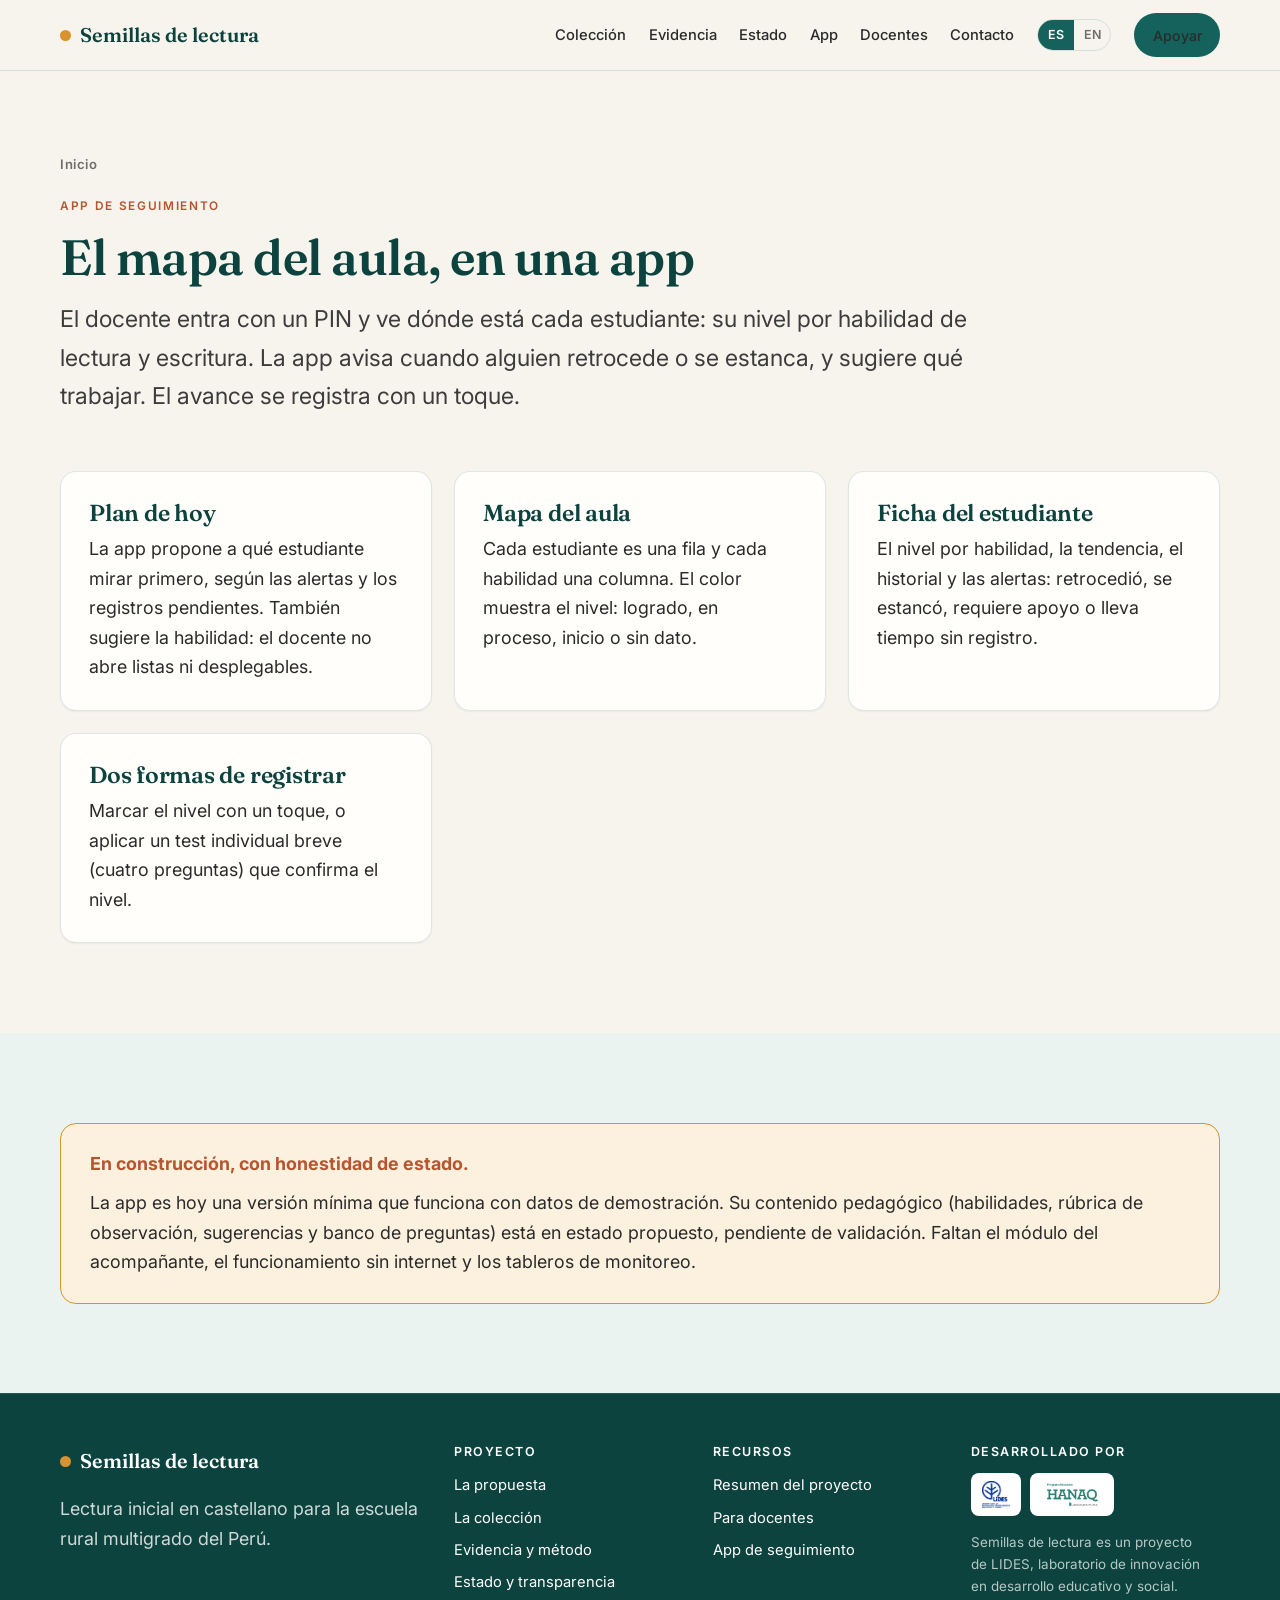
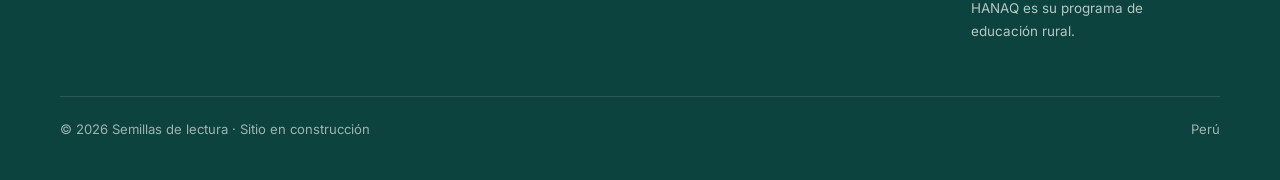
<file: app/index.html>
<!DOCTYPE html><html lang="es"> <head><meta charset="utf-8"><meta name="viewport" content="width=device-width, initial-scale=1"><title>App de seguimiento · Semillas de lectura</title><meta name="description" content="Una app en construcción para que el docente siga el avance de cada estudiante: mapa del aula, alertas y sugerencias."><link rel="canonical" href="https://semillasdelectura.pe/app/"><link rel="icon" type="image/svg+xml" href="/favicon.svg"><link rel="apple-touch-icon" href="/apple-touch-icon.png"><meta property="og:type" content="website"><meta property="og:site_name" content="Semillas de lectura"><meta property="og:title" content="App de seguimiento · Semillas de lectura"><meta property="og:description" content="Una app en construcción para que el docente siga el avance de cada estudiante: mapa del aula, alertas y sugerencias."><meta property="og:url" content="https://semillasdelectura.pe/app/"><meta property="og:image" content="https://semillasdelectura.pe/og.png"><meta property="og:locale" content="es_PE"><meta name="twitter:card" content="summary_large_image"><link rel="preconnect" href="https://fonts.googleapis.com"><link rel="preconnect" href="https://fonts.gstatic.com" crossorigin><link href="https://fonts.googleapis.com/css2?family=Fraunces:opsz,wght@9..144,400;9..144,500;9..144,600;9..144,700&family=Inter:wght@400;500;600;700&display=swap" rel="stylesheet"><link rel="stylesheet" href="/_astro/index.WQD9s7C7.css"></head> <body> <header class="site-header"> <div class="wrap"> <a class="brand" href="/"> <span class="dot"></span> Semillas de lectura </a> <nav class="nav" aria-label="Principal"> <a href="/coleccion/">Colección</a><a href="/evidencia/">Evidencia</a><a href="/estado/">Estado</a><a href="/app/">App</a><a href="/docentes/">Docentes</a><a href="/#contacto">Contacto</a> <div class="lang"> <a href="/app/" class="active" aria-current="true"> ES </a><a href="/en/app/" class> EN </a> </div> <a class="btn btn--primary" href="/#contacto" style="padding:.6rem 1.1rem;font-size:.88rem"> Apoyar </a> </nav> </div> </header> <main>  <section class="page-hero"> <div class="wrap"> <a class="breadcrumb" href="/">Inicio</a> <p class="eyebrow" style="margin-top:1.2rem">App de seguimiento</p> <h1>El mapa del aula, en una app</h1> <p class="lead measure">
El docente entra con un PIN y ve dónde está cada estudiante: su nivel por habilidad de
        lectura y escritura. La app avisa cuando alguien retrocede o se estanca, y sugiere qué
        trabajar. El avance se registra con un toque.
</p> </div> </section> <section class="section" style="padding-top:1.5rem"> <div class="wrap grid grid--2"> <article class="card" data-reveal> <h3>Plan de hoy</h3> <p>La app propone a qué estudiante mirar primero, según las alertas y los registros pendientes. También sugiere la habilidad: el docente no abre listas ni desplegables.</p> </article><article class="card" data-reveal> <h3>Mapa del aula</h3> <p>Cada estudiante es una fila y cada habilidad una columna. El color muestra el nivel: logrado, en proceso, inicio o sin dato.</p> </article><article class="card" data-reveal> <h3>Ficha del estudiante</h3> <p>El nivel por habilidad, la tendencia, el historial y las alertas: retrocedió, se estancó, requiere apoyo o lleva tiempo sin registro.</p> </article><article class="card" data-reveal> <h3>Dos formas de registrar</h3> <p>Marcar el nivel con un toque, o aplicar un test individual breve (cuatro preguntas) que confirma el nivel.</p> </article> </div> </section>  <section class="section section--tint"> <div class="wrap"> <div class="callout" data-reveal> <strong>En construcción, con honestidad de estado.</strong> <p style="margin-top:.6rem">
La app es hoy una versión mínima que funciona con datos de demostración. Su contenido
          pedagógico (habilidades, rúbrica de observación, sugerencias y banco de preguntas) está
          en estado propuesto, pendiente de validación. Faltan el módulo del acompañante, el
          funcionamiento sin internet y los tableros de monitoreo.
</p> </div> </div> </section>  </main> <footer class="site-footer"> <div class="wrap"> <div class="footer-grid"> <div> <a class="brand" href="/" style="color:#fff"> <span class="dot"></span> Semillas de lectura </a> <p style="margin-top:1rem;max-width:34ch">Lectura inicial en castellano para la escuela rural multigrado del Perú.</p> </div> <div> <h4>Proyecto</h4> <ul> <li><a href="/#propuesta">La propuesta</a></li> <li><a href="/coleccion/">La colección</a></li> <li><a href="/evidencia/">Evidencia y método</a></li> <li><a href="/estado/">Estado y transparencia</a></li> </ul> </div> <div> <h4>Recursos</h4> <ul> <li><a href="/descargas/recursos/resumen-semillas-de-lectura.pdf">Resumen del proyecto</a></li> <li><a href="/docentes/">Para docentes</a></li> <li><a href="/app/">App de seguimiento</a></li> </ul> </div> <div> <h4>Desarrollado por</h4> <div class="partners"> <span class="partner"> <img src="/_astro/lides.CYbPKds-.jpg" alt="LIDES"> </span> <span class="partner"> <img src="/_astro/hanaq.DK8jzokl.png" alt="HANAQ"> </span> </div> <p class="partner-note">Semillas de lectura es un proyecto de LIDES, laboratorio de innovación en desarrollo educativo y social. HANAQ es su programa de educación rural.</p> </div> </div> <div class="footer-note"> <span>© 2026 Semillas de lectura · Sitio en construcción</span> <span>Perú</span> </div> </div> </footer> <script type="module">const t=document.querySelectorAll("[data-reveal]");if("IntersectionObserver"in window){const e=new IntersectionObserver(s=>{s.forEach(r=>{r.isIntersecting&&(r.target.classList.add("is-visible"),e.unobserve(r.target))})},{rootMargin:"0px 0px -10% 0px",threshold:.08});t.forEach(s=>e.observe(s))}else t.forEach(e=>e.classList.add("is-visible"));</script> </body> </html>
</file>
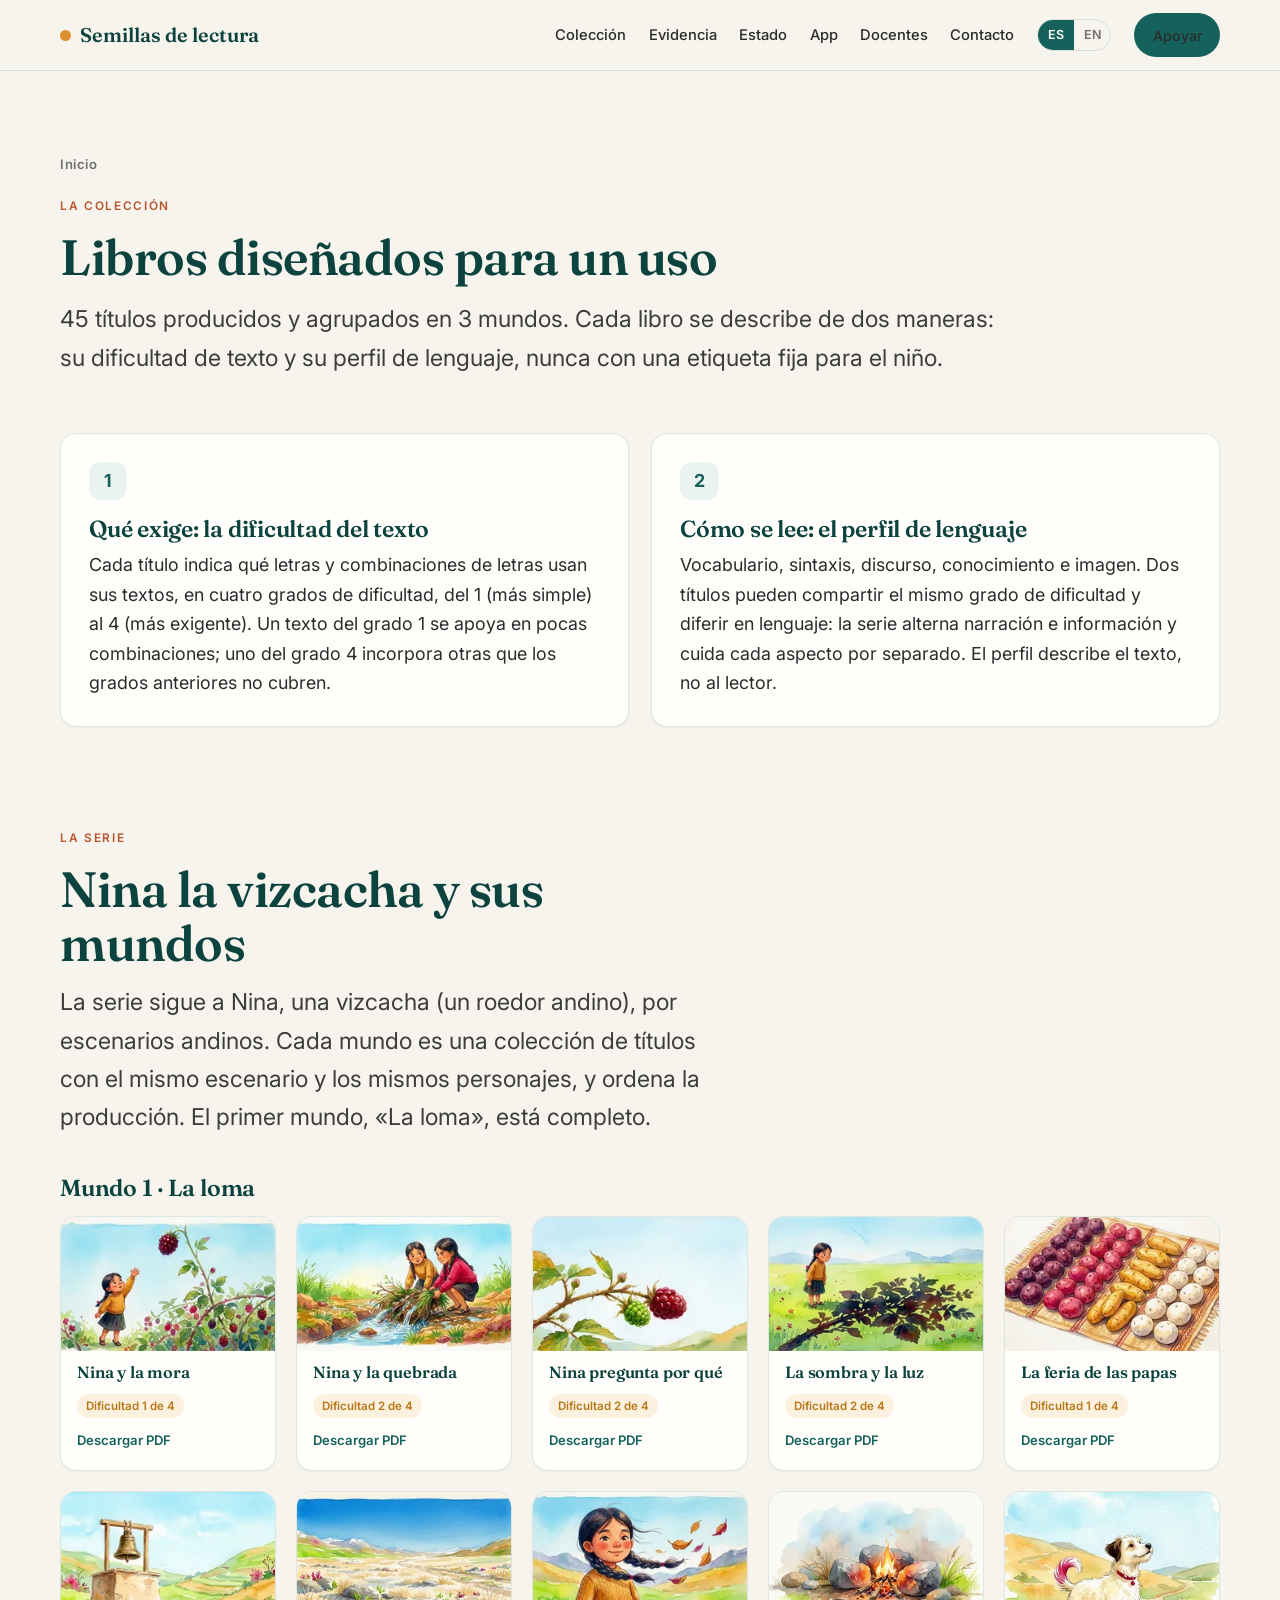
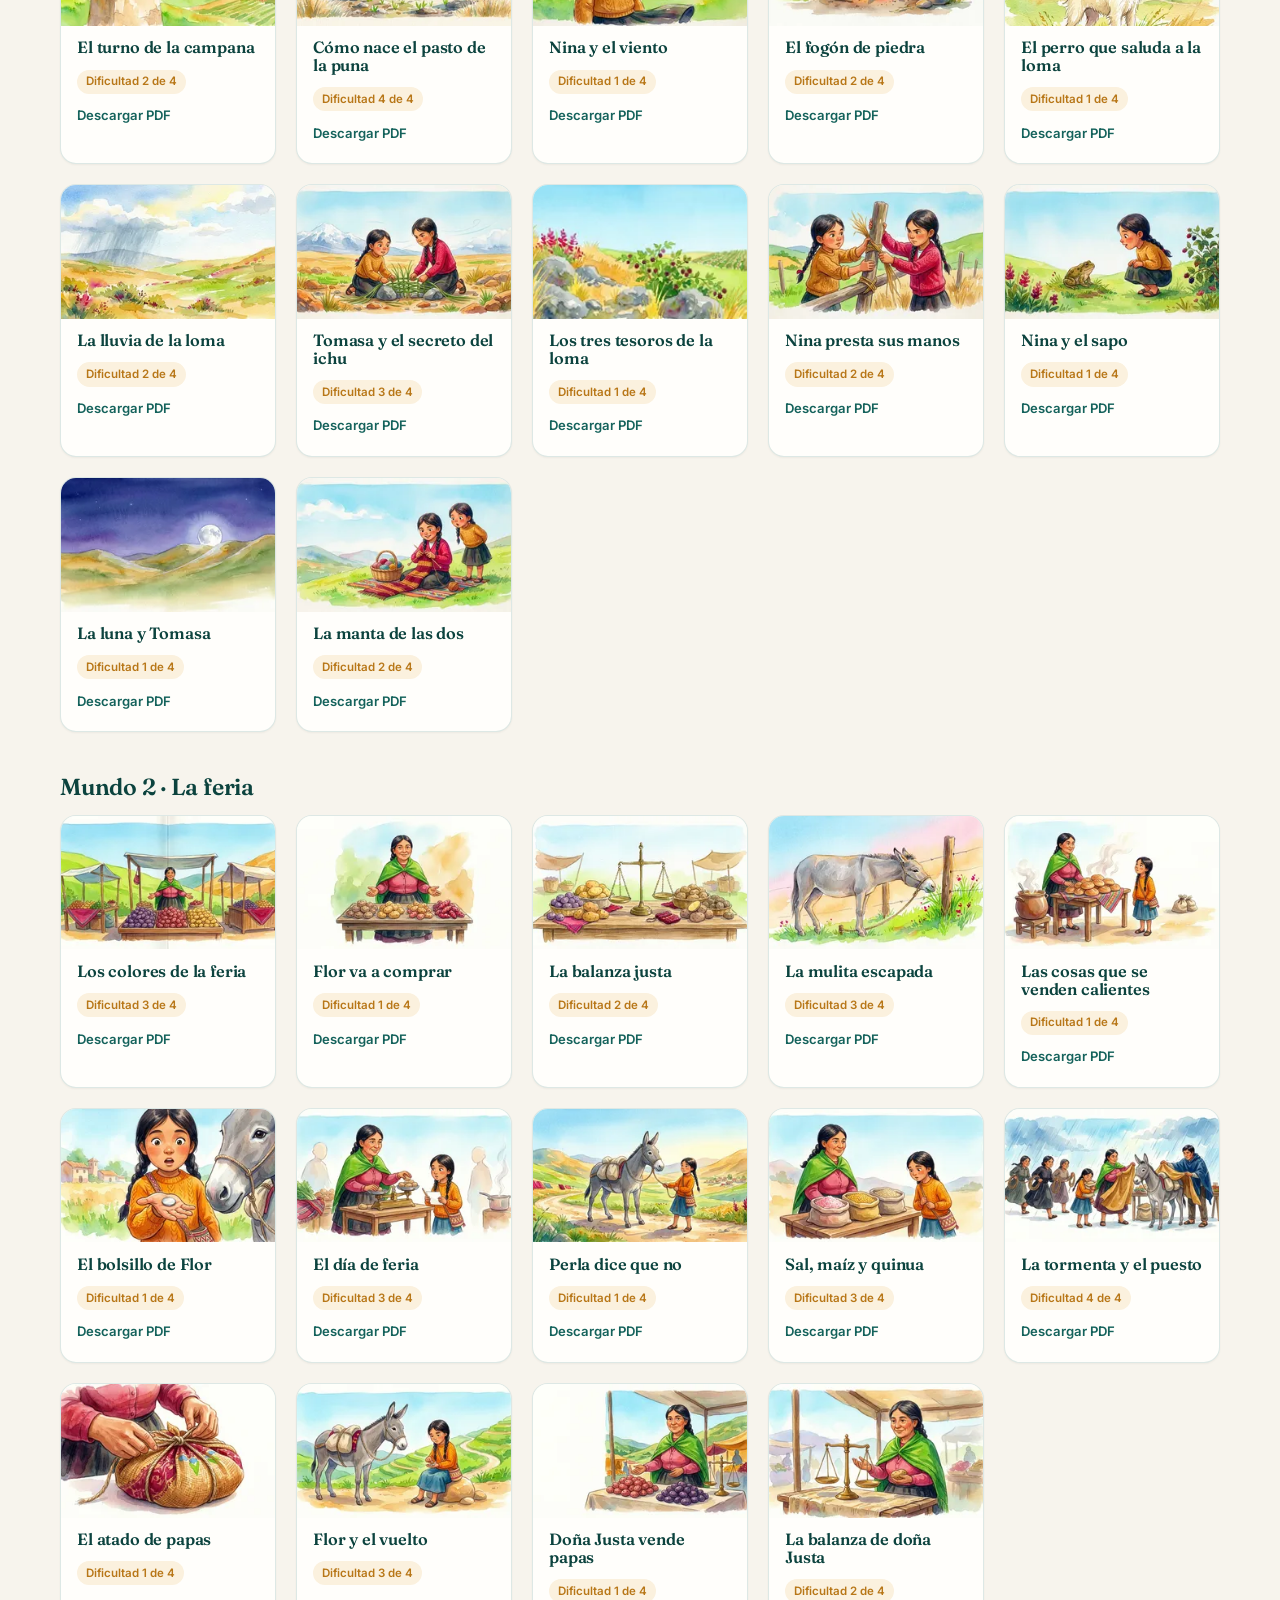
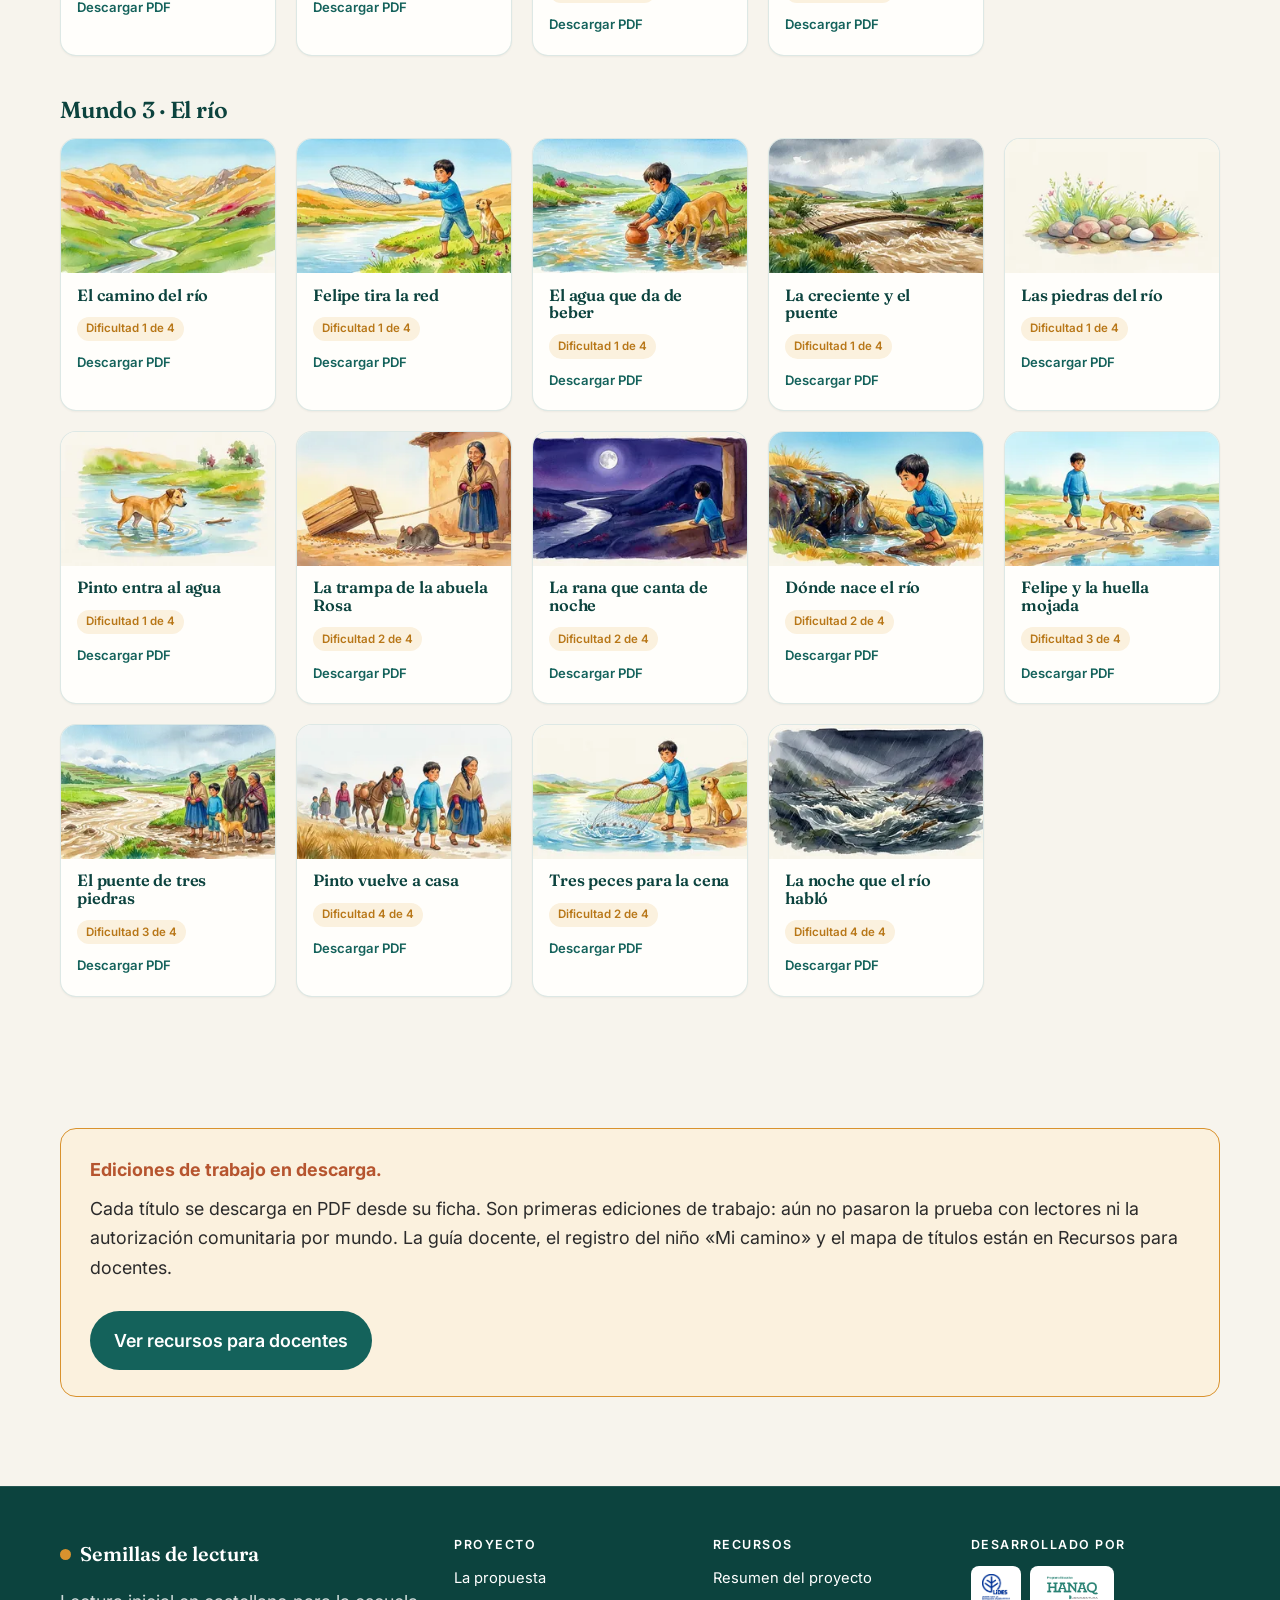
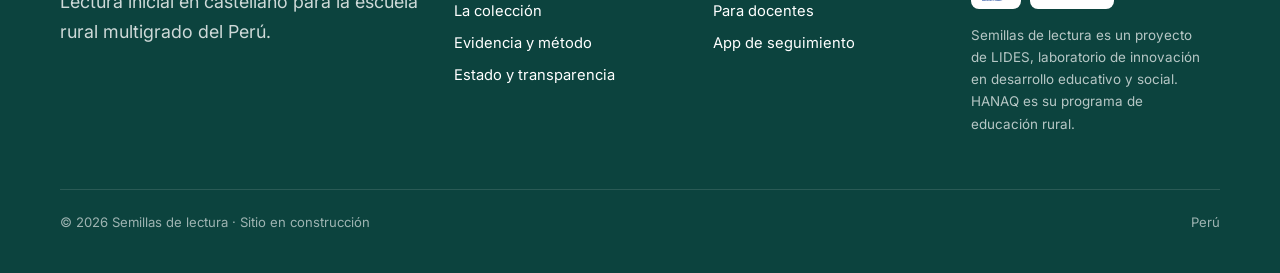
<file: coleccion/index.html>
<!DOCTYPE html><html lang="es"> <head><meta charset="utf-8"><meta name="viewport" content="width=device-width, initial-scale=1"><title>La colección · Semillas de lectura</title><meta name="description" content="45 libros con acuarelas originales, descritos por su dificultad de texto y su perfil de lenguaje."><link rel="canonical" href="https://semillasdelectura.pe/coleccion/"><link rel="icon" type="image/svg+xml" href="/favicon.svg"><link rel="apple-touch-icon" href="/apple-touch-icon.png"><meta property="og:type" content="website"><meta property="og:site_name" content="Semillas de lectura"><meta property="og:title" content="La colección · Semillas de lectura"><meta property="og:description" content="45 libros con acuarelas originales, descritos por su dificultad de texto y su perfil de lenguaje."><meta property="og:url" content="https://semillasdelectura.pe/coleccion/"><meta property="og:image" content="https://semillasdelectura.pe/og.png"><meta property="og:locale" content="es_PE"><meta name="twitter:card" content="summary_large_image"><link rel="preconnect" href="https://fonts.googleapis.com"><link rel="preconnect" href="https://fonts.gstatic.com" crossorigin><link href="https://fonts.googleapis.com/css2?family=Fraunces:opsz,wght@9..144,400;9..144,500;9..144,600;9..144,700&family=Inter:wght@400;500;600;700&display=swap" rel="stylesheet"><link rel="stylesheet" href="/_astro/index.WQD9s7C7.css">
<style>.books-group[data-astro-cid-faalltie]{margin-bottom:2.6rem}.books-group[data-astro-cid-faalltie] h3[data-astro-cid-faalltie]{margin-bottom:1rem}
</style></head> <body> <header class="site-header"> <div class="wrap"> <a class="brand" href="/"> <span class="dot"></span> Semillas de lectura </a> <nav class="nav" aria-label="Principal"> <a href="/coleccion/">Colección</a><a href="/evidencia/">Evidencia</a><a href="/estado/">Estado</a><a href="/app/">App</a><a href="/docentes/">Docentes</a><a href="/#contacto">Contacto</a> <div class="lang"> <a href="/coleccion/" class="active" aria-current="true"> ES </a><a href="/en/collection/" class> EN </a> </div> <a class="btn btn--primary" href="/#contacto" style="padding:.6rem 1.1rem;font-size:.88rem"> Apoyar </a> </nav> </div> </header> <main>  <section class="page-hero"> <div class="wrap"> <a class="breadcrumb" href="/">Inicio</a> <p class="eyebrow" style="margin-top:1.2rem">La colección</p> <h1>Libros diseñados para un uso</h1> <p class="lead measure"> 45 títulos producidos y agrupados en 3 mundos. Cada libro se describe de
        dos maneras: su dificultad de texto y su perfil de lenguaje, nunca con una etiqueta fija
        para el niño.
</p> </div> </section> <section class="section" style="padding-top:1.5rem"> <div class="wrap grid grid--2"> <article class="card" data-reveal> <span class="card__kicker">1</span> <h3>Qué exige: la dificultad del texto</h3> <p>
Cada título indica qué letras y combinaciones de letras usan sus textos, en cuatro grados de
          dificultad, del 1 (más simple) al 4 (más exigente). Un texto del grado 1 se apoya en pocas
          combinaciones; uno del grado 4 incorpora otras que los grados anteriores no cubren.
</p> </article> <article class="card" data-reveal> <span class="card__kicker">2</span> <h3>Cómo se lee: el perfil de lenguaje</h3> <p>
Vocabulario, sintaxis, discurso, conocimiento e imagen. Dos títulos pueden compartir el
          mismo grado de dificultad y diferir en lenguaje: la serie alterna narración e información
          y cuida cada aspecto por separado. El perfil describe el texto, no al lector.
</p> </article> </div> </section> <section class="section" style="padding-top:0"> <div class="wrap"> <div class="section-head" data-reveal> <p class="eyebrow">La serie</p> <h2>Nina la vizcacha y sus mundos</h2> <p class="lead">
La serie sigue a Nina, una vizcacha (un roedor andino), por escenarios andinos. Cada mundo
          es una colección de títulos con el mismo escenario y los mismos personajes, y ordena la
          producción. El primer mundo, «La loma», está completo.
</p> </div> <div class="books-group" data-reveal data-astro-cid-faalltie><h3 data-astro-cid-faalltie>Mundo 1 · La loma</h3><div class="books" data-astro-cid-faalltie><article class="book" data-astro-cid-faalltie><img src="/_astro/t01-e2.sLxuj5t8_15q7Nx.webp" srcset="/_astro/t01-e2.sLxuj5t8_RbbiI.webp 300w, /_astro/t01-e2.sLxuj5t8_1Rnuko.webp 600w" alt="Portada de Nina y la mora" sizes="(max-width: 700px) 45vw, 220px" data-astro-cid-faalltie="true" loading="lazy" decoding="async" fetchpriority="auto" width="1408" height="768"><div class="book__meta" data-astro-cid-faalltie><h4 data-astro-cid-faalltie>Nina y la mora</h4><span class="badge" data-astro-cid-faalltie>Dificultad 1 de 4</span><a class="book__dl" href="/descargas/libros/t01-nina-y-la-mora.pdf" download data-astro-cid-faalltie>Descargar PDF</a></div></article><article class="book" data-astro-cid-faalltie><img src="/_astro/t03-e3.Bn-raiil_ZwWPAC.webp" srcset="/_astro/t03-e3.Bn-raiil_DXd2w.webp 300w, /_astro/t03-e3.Bn-raiil_1Eaw4c.webp 600w" alt="Portada de Nina y la quebrada" sizes="(max-width: 700px) 45vw, 220px" data-astro-cid-faalltie="true" loading="lazy" decoding="async" fetchpriority="auto" width="1408" height="768"><div class="book__meta" data-astro-cid-faalltie><h4 data-astro-cid-faalltie>Nina y la quebrada</h4><span class="badge" data-astro-cid-faalltie>Dificultad 2 de 4</span><a class="book__dl" href="/descargas/libros/t03-nina-y-la-quebrada.pdf" download data-astro-cid-faalltie>Descargar PDF</a></div></article><article class="book" data-astro-cid-faalltie><img src="/_astro/w103-e2.fLUdlv_I_Z1RNAmy.webp" srcset="/_astro/w103-e2.fLUdlv_I_1c2yXV.webp 300w, /_astro/w103-e2.fLUdlv_I_Z1fdb8v.webp 600w" alt="Portada de Nina pregunta por qué" sizes="(max-width: 700px) 45vw, 220px" data-astro-cid-faalltie="true" loading="lazy" decoding="async" fetchpriority="auto" width="1408" height="768"><div class="book__meta" data-astro-cid-faalltie><h4 data-astro-cid-faalltie>Nina pregunta por qué</h4><span class="badge" data-astro-cid-faalltie>Dificultad 2 de 4</span><a class="book__dl" href="/descargas/libros/w103-nina-pregunta-por-que.pdf" download data-astro-cid-faalltie>Descargar PDF</a></div></article><article class="book" data-astro-cid-faalltie><img src="/_astro/w104-e3.R_a1YE_q_Z2hXkfQ.webp" srcset="/_astro/w104-e3.R_a1YE_q_2agpoy.webp 300w, /_astro/w104-e3.R_a1YE_q_ZgYkHS.webp 600w" alt="Portada de La sombra y la luz" sizes="(max-width: 700px) 45vw, 220px" data-astro-cid-faalltie="true" loading="lazy" decoding="async" fetchpriority="auto" width="1408" height="768"><div class="book__meta" data-astro-cid-faalltie><h4 data-astro-cid-faalltie>La sombra y la luz</h4><span class="badge" data-astro-cid-faalltie>Dificultad 2 de 4</span><a class="book__dl" href="/descargas/libros/w104-la-sombra-y-la-luz.pdf" download data-astro-cid-faalltie>Descargar PDF</a></div></article><article class="book" data-astro-cid-faalltie><img src="/_astro/w105-e2.Df4O6lzq_1nePKT.webp" srcset="/_astro/w105-e2.Df4O6lzq_Z2iFlyg.webp 300w, /_astro/w105-e2.Df4O6lzq_kg28e.webp 600w" alt="Portada de La feria de las papas" sizes="(max-width: 700px) 45vw, 220px" data-astro-cid-faalltie="true" loading="lazy" decoding="async" fetchpriority="auto" width="1408" height="768"><div class="book__meta" data-astro-cid-faalltie><h4 data-astro-cid-faalltie>La feria de las papas</h4><span class="badge" data-astro-cid-faalltie>Dificultad 1 de 4</span><a class="book__dl" href="/descargas/libros/w105-la-feria-de-las-papas.pdf" download data-astro-cid-faalltie>Descargar PDF</a></div></article><article class="book" data-astro-cid-faalltie><img src="/_astro/w106-e1.AVZybhZU_ZyYQnu.webp" srcset="/_astro/w106-e1.AVZybhZU_Z22vcxj.webp 300w, /_astro/w106-e1.AVZybhZU_Aqb9b.webp 600w" alt="Portada de El turno de la campana" sizes="(max-width: 700px) 45vw, 220px" data-astro-cid-faalltie="true" loading="lazy" decoding="async" fetchpriority="auto" width="1408" height="768"><div class="book__meta" data-astro-cid-faalltie><h4 data-astro-cid-faalltie>El turno de la campana</h4><span class="badge" data-astro-cid-faalltie>Dificultad 2 de 4</span><a class="book__dl" href="/descargas/libros/w106-el-turno-de-la-campana.pdf" download data-astro-cid-faalltie>Descargar PDF</a></div></article><article class="book" data-astro-cid-faalltie><img src="/_astro/w107-e1.T4I17C34_ZMU4wg.webp" srcset="/_astro/w107-e1.T4I17C34_ZXainv.webp 300w, /_astro/w107-e1.T4I17C34_Z2mpus.webp 600w" alt="Portada de Cómo nace el pasto de la puna" sizes="(max-width: 700px) 45vw, 220px" data-astro-cid-faalltie="true" loading="lazy" decoding="async" fetchpriority="auto" width="1376" height="768"><div class="book__meta" data-astro-cid-faalltie><h4 data-astro-cid-faalltie>Cómo nace el pasto de la puna</h4><span class="badge" data-astro-cid-faalltie>Dificultad 4 de 4</span><a class="book__dl" href="/descargas/libros/w107-como-nace-el-pasto.pdf" download data-astro-cid-faalltie>Descargar PDF</a></div></article><article class="book" data-astro-cid-faalltie><img src="/_astro/w108-e1.BvR2Yei-_Z1K8J2W.webp" srcset="/_astro/w108-e1.BvR2Yei-_Z1zNYDC.webp 300w, /_astro/w108-e1.BvR2Yei-_137o2R.webp 600w" alt="Portada de Nina y el viento" sizes="(max-width: 700px) 45vw, 220px" data-astro-cid-faalltie="true" loading="lazy" decoding="async" fetchpriority="auto" width="1408" height="768"><div class="book__meta" data-astro-cid-faalltie><h4 data-astro-cid-faalltie>Nina y el viento</h4><span class="badge" data-astro-cid-faalltie>Dificultad 1 de 4</span><a class="book__dl" href="/descargas/libros/w108-nina-y-el-viento.pdf" download data-astro-cid-faalltie>Descargar PDF</a></div></article><article class="book" data-astro-cid-faalltie><img src="/_astro/w109-e2.fu4FG2HN_1CjPej.webp" srcset="/_astro/w109-e2.fu4FG2HN_Z6bGh.webp 300w, /_astro/w109-e2.fu4FG2HN_Z2rlVNI.webp 600w" alt="Portada de El fogón de piedra" sizes="(max-width: 700px) 45vw, 220px" data-astro-cid-faalltie="true" loading="lazy" decoding="async" fetchpriority="auto" width="1408" height="768"><div class="book__meta" data-astro-cid-faalltie><h4 data-astro-cid-faalltie>El fogón de piedra</h4><span class="badge" data-astro-cid-faalltie>Dificultad 2 de 4</span><a class="book__dl" href="/descargas/libros/w109-el-fogon-de-piedra.pdf" download data-astro-cid-faalltie>Descargar PDF</a></div></article><article class="book" data-astro-cid-faalltie><img src="/_astro/w110-e1.D6E14DRG_hHww2.webp" srcset="/_astro/w110-e1.D6E14DRG_Z1yFc9W.webp 300w, /_astro/w110-e1.D6E14DRG_1hmWuc.webp 600w" alt="Portada de El perro que saluda a la loma" sizes="(max-width: 700px) 45vw, 220px" data-astro-cid-faalltie="true" loading="lazy" decoding="async" fetchpriority="auto" width="848" height="1264"><div class="book__meta" data-astro-cid-faalltie><h4 data-astro-cid-faalltie>El perro que saluda a la loma</h4><span class="badge" data-astro-cid-faalltie>Dificultad 1 de 4</span><a class="book__dl" href="/descargas/libros/w110-el-perro-que-saluda.pdf" download data-astro-cid-faalltie>Descargar PDF</a></div></article><article class="book" data-astro-cid-faalltie><img src="/_astro/w111-e1.CtER88pp_1R3Mps.webp" srcset="/_astro/w111-e1.CtER88pp_U9Hvu.webp 300w, /_astro/w111-e1.CtER88pp_1PWAox.webp 600w" alt="Portada de La lluvia de la loma" sizes="(max-width: 700px) 45vw, 220px" data-astro-cid-faalltie="true" loading="lazy" decoding="async" fetchpriority="auto" width="1376" height="768"><div class="book__meta" data-astro-cid-faalltie><h4 data-astro-cid-faalltie>La lluvia de la loma</h4><span class="badge" data-astro-cid-faalltie>Dificultad 2 de 4</span><a class="book__dl" href="/descargas/libros/w111-la-lluvia-de-la-loma.pdf" download data-astro-cid-faalltie>Descargar PDF</a></div></article><article class="book" data-astro-cid-faalltie><img src="/_astro/w112-e3.Cd_GBD3k_Z1LXmR.webp" srcset="/_astro/w112-e3.Cd_GBD3k_2eIkcw.webp 300w, /_astro/w112-e3.Cd_GBD3k_ZcwpTU.webp 600w" alt="Portada de Tomasa y el secreto del ichu" sizes="(max-width: 700px) 45vw, 220px" data-astro-cid-faalltie="true" loading="lazy" decoding="async" fetchpriority="auto" width="1408" height="768"><div class="book__meta" data-astro-cid-faalltie><h4 data-astro-cid-faalltie>Tomasa y el secreto del ichu</h4><span class="badge" data-astro-cid-faalltie>Dificultad 3 de 4</span><a class="book__dl" href="/descargas/libros/w112-tomasa-y-el-ichu.pdf" download data-astro-cid-faalltie>Descargar PDF</a></div></article><article class="book" data-astro-cid-faalltie><img src="/_astro/w113-e1.BZIQTtIN_2awHPX.webp" srcset="/_astro/w113-e1.BZIQTtIN_1RCTyQ.webp 300w, /_astro/w113-e1.BZIQTtIN_uqyEO.webp 600w" alt="Portada de Los tres tesoros de la loma" sizes="(max-width: 700px) 45vw, 220px" data-astro-cid-faalltie="true" loading="lazy" decoding="async" fetchpriority="auto" width="1584" height="672"><div class="book__meta" data-astro-cid-faalltie><h4 data-astro-cid-faalltie>Los tres tesoros de la loma</h4><span class="badge" data-astro-cid-faalltie>Dificultad 1 de 4</span><a class="book__dl" href="/descargas/libros/w113-los-tesoros-de-la-loma.pdf" download data-astro-cid-faalltie>Descargar PDF</a></div></article><article class="book" data-astro-cid-faalltie><img src="/_astro/w114-e3.BW_A-zri_DUTky.webp" srcset="/_astro/w114-e3.BW_A-zri_Z1F4XEt.webp 300w, /_astro/w114-e3.BW_A-zri_WQp21.webp 600w" alt="Portada de Nina presta sus manos" sizes="(max-width: 700px) 45vw, 220px" data-astro-cid-faalltie="true" loading="lazy" decoding="async" fetchpriority="auto" width="1408" height="768"><div class="book__meta" data-astro-cid-faalltie><h4 data-astro-cid-faalltie>Nina presta sus manos</h4><span class="badge" data-astro-cid-faalltie>Dificultad 2 de 4</span><a class="book__dl" href="/descargas/libros/w114-nina-presta-sus-manos.pdf" download data-astro-cid-faalltie>Descargar PDF</a></div></article><article class="book" data-astro-cid-faalltie><img src="/_astro/w115-e1.CJeQ4eZ__Z2tKug2.webp" srcset="/_astro/w115-e1.CJeQ4eZ__1uQDFI.webp 300w, /_astro/w115-e1.CJeQ4eZ__ZVo6qI.webp 600w" alt="Portada de Nina y el sapo" sizes="(max-width: 700px) 45vw, 220px" data-astro-cid-faalltie="true" loading="lazy" decoding="async" fetchpriority="auto" width="1408" height="768"><div class="book__meta" data-astro-cid-faalltie><h4 data-astro-cid-faalltie>Nina y el sapo</h4><span class="badge" data-astro-cid-faalltie>Dificultad 1 de 4</span><a class="book__dl" href="/descargas/libros/w115-nina-y-el-sapo.pdf" download data-astro-cid-faalltie>Descargar PDF</a></div></article><article class="book" data-astro-cid-faalltie><img src="/_astro/w116-e1.ps4CLV0M_sBToC.webp" srcset="/_astro/w116-e1.ps4CLV0M_Z20s1c5.webp 300w, /_astro/w116-e1.ps4CLV0M_Ctmup.webp 600w" alt="Portada de La luna y Tomasa" sizes="(max-width: 700px) 45vw, 220px" data-astro-cid-faalltie="true" loading="lazy" decoding="async" fetchpriority="auto" width="1408" height="768"><div class="book__meta" data-astro-cid-faalltie><h4 data-astro-cid-faalltie>La luna y Tomasa</h4><span class="badge" data-astro-cid-faalltie>Dificultad 1 de 4</span><a class="book__dl" href="/descargas/libros/w116-la-luna-y-tomasa.pdf" download data-astro-cid-faalltie>Descargar PDF</a></div></article><article class="book" data-astro-cid-faalltie><img src="/_astro/w117-e1.DcQdpOes_ST5BQ.webp" srcset="/_astro/w117-e1.DcQdpOes_WuJB1.webp 300w, /_astro/w117-e1.DcQdpOes_Z1tK0vq.webp 600w" alt="Portada de La manta de las dos" sizes="(max-width: 700px) 45vw, 220px" data-astro-cid-faalltie="true" loading="lazy" decoding="async" fetchpriority="auto" width="1408" height="768"><div class="book__meta" data-astro-cid-faalltie><h4 data-astro-cid-faalltie>La manta de las dos</h4><span class="badge" data-astro-cid-faalltie>Dificultad 2 de 4</span><a class="book__dl" href="/descargas/libros/w117-la-manta-de-las-dos.pdf" download data-astro-cid-faalltie>Descargar PDF</a></div></article></div></div><div class="books-group" data-reveal data-astro-cid-faalltie><h3 data-astro-cid-faalltie>Mundo 2 · La feria</h3><div class="books" data-astro-cid-faalltie><article class="book" data-astro-cid-faalltie><img src="/_astro/w201-e1.QCZhQMul_1CtIqF.webp" srcset="/_astro/w201-e1.QCZhQMul_ZY8dBL.webp 300w, /_astro/w201-e1.QCZhQMul_1DNa4I.webp 600w" alt="Portada de Los colores de la feria" sizes="(max-width: 700px) 45vw, 220px" data-astro-cid-faalltie="true" loading="lazy" decoding="async" fetchpriority="auto" width="1408" height="768"><div class="book__meta" data-astro-cid-faalltie><h4 data-astro-cid-faalltie>Los colores de la feria</h4><span class="badge" data-astro-cid-faalltie>Dificultad 3 de 4</span><a class="book__dl" href="/descargas/libros/w201-los-colores-de-la-feria.pdf" download data-astro-cid-faalltie>Descargar PDF</a></div></article><article class="book" data-astro-cid-faalltie><img src="/_astro/w202-e2.CMrBh3ew_2bG06i.webp" srcset="/_astro/w202-e2.CMrBh3ew_Z2r5rrl.webp 300w, /_astro/w202-e2.CMrBh3ew_bPVf9.webp 600w" alt="Portada de Flor va a comprar" sizes="(max-width: 700px) 45vw, 220px" data-astro-cid-faalltie="true" loading="lazy" decoding="async" fetchpriority="auto" width="1408" height="768"><div class="book__meta" data-astro-cid-faalltie><h4 data-astro-cid-faalltie>Flor va a comprar</h4><span class="badge" data-astro-cid-faalltie>Dificultad 1 de 4</span><a class="book__dl" href="/descargas/libros/w202-flor-va-a-comprar.pdf" download data-astro-cid-faalltie>Descargar PDF</a></div></article><article class="book" data-astro-cid-faalltie><img src="/_astro/w203-e1.7yzkDyVJ_1PXMFQ.webp" srcset="/_astro/w203-e1.7yzkDyVJ_Yn1J1.webp 300w, /_astro/w203-e1.7yzkDyVJ_Z1rRInq.webp 600w" alt="Portada de La balanza justa" sizes="(max-width: 700px) 45vw, 220px" data-astro-cid-faalltie="true" loading="lazy" decoding="async" fetchpriority="auto" width="1408" height="768"><div class="book__meta" data-astro-cid-faalltie><h4 data-astro-cid-faalltie>La balanza justa</h4><span class="badge" data-astro-cid-faalltie>Dificultad 2 de 4</span><a class="book__dl" href="/descargas/libros/w203-la-balanza-justa.pdf" download data-astro-cid-faalltie>Descargar PDF</a></div></article><article class="book" data-astro-cid-faalltie><img src="/_astro/w204-e1.b86aSP2d_2ibm15.webp" srcset="/_astro/w204-e1.b86aSP2d_venCR.webp 300w, /_astro/w204-e1.b86aSP2d_Z1V1mtz.webp 600w" alt="Portada de La mulita escapada" sizes="(max-width: 700px) 45vw, 220px" data-astro-cid-faalltie="true" loading="lazy" decoding="async" fetchpriority="auto" width="1408" height="768"><div class="book__meta" data-astro-cid-faalltie><h4 data-astro-cid-faalltie>La mulita escapada</h4><span class="badge" data-astro-cid-faalltie>Dificultad 3 de 4</span><a class="book__dl" href="/descargas/libros/w204-la-mulita-escapada.pdf" download data-astro-cid-faalltie>Descargar PDF</a></div></article><article class="book" data-astro-cid-faalltie><img src="/_astro/w205-e1.Km6_EWou_23s5Tm.webp" srcset="/_astro/w205-e1.Km6_EWou_1tMKsD.webp 300w, /_astro/w205-e1.Km6_EWou_ZWrYDN.webp 600w" alt="Portada de Las cosas que se venden calientes" sizes="(max-width: 700px) 45vw, 220px" data-astro-cid-faalltie="true" loading="lazy" decoding="async" fetchpriority="auto" width="1408" height="768"><div class="book__meta" data-astro-cid-faalltie><h4 data-astro-cid-faalltie>Las cosas que se venden calientes</h4><span class="badge" data-astro-cid-faalltie>Dificultad 1 de 4</span><a class="book__dl" href="/descargas/libros/w205-las-cosas-calientes.pdf" download data-astro-cid-faalltie>Descargar PDF</a></div></article><article class="book" data-astro-cid-faalltie><img src="/_astro/w206-e2.CMnE1egJ_jD8Aw.webp" srcset="/_astro/w206-e2.CMnE1egJ_16mJYe.webp 300w, /_astro/w206-e2.CMnE1egJ_Z1kS08d.webp 600w" alt="Portada de El bolsillo de Flor" sizes="(max-width: 700px) 45vw, 220px" data-astro-cid-faalltie="true" loading="lazy" decoding="async" fetchpriority="auto" width="1408" height="768"><div class="book__meta" data-astro-cid-faalltie><h4 data-astro-cid-faalltie>El bolsillo de Flor</h4><span class="badge" data-astro-cid-faalltie>Dificultad 1 de 4</span><a class="book__dl" href="/descargas/libros/w206-el-bolsillo-de-flor.pdf" download data-astro-cid-faalltie>Descargar PDF</a></div></article><article class="book" data-astro-cid-faalltie><img src="/_astro/w207-e2.Du_ltM51_e078h.webp" srcset="/_astro/w207-e2.Du_ltM51_1KddCd.webp 300w, /_astro/w207-e2.Du_ltM51_ZG2wue.webp 600w" alt="Portada de El día de feria" sizes="(max-width: 700px) 45vw, 220px" data-astro-cid-faalltie="true" loading="lazy" decoding="async" fetchpriority="auto" width="1408" height="768"><div class="book__meta" data-astro-cid-faalltie><h4 data-astro-cid-faalltie>El día de feria</h4><span class="badge" data-astro-cid-faalltie>Dificultad 3 de 4</span><a class="book__dl" href="/descargas/libros/w207-el-dia-de-feria.pdf" download data-astro-cid-faalltie>Descargar PDF</a></div></article><article class="book" data-astro-cid-faalltie><img src="/_astro/w208-e1.C6i0ZL9q_Z1yROrA.webp" srcset="/_astro/w208-e1.C6i0ZL9q_HCDzg.webp 300w, /_astro/w208-e1.C6i0ZL9q_Z1IC6xb.webp 600w" alt="Portada de Perla dice que no" sizes="(max-width: 700px) 45vw, 220px" data-astro-cid-faalltie="true" loading="lazy" decoding="async" fetchpriority="auto" width="1408" height="768"><div class="book__meta" data-astro-cid-faalltie><h4 data-astro-cid-faalltie>Perla dice que no</h4><span class="badge" data-astro-cid-faalltie>Dificultad 1 de 4</span><a class="book__dl" href="/descargas/libros/w208-perla-dice-que-no.pdf" download data-astro-cid-faalltie>Descargar PDF</a></div></article><article class="book" data-astro-cid-faalltie><img src="/_astro/w209-e1.CCYPAaVN_ZR4S33.webp" srcset="/_astro/w209-e1.CCYPAaVN_Z1I50dG.webp 300w, /_astro/w209-e1.CCYPAaVN_TQnsN.webp 600w" alt="Portada de Sal, maíz y quinua" sizes="(max-width: 700px) 45vw, 220px" data-astro-cid-faalltie="true" loading="lazy" decoding="async" fetchpriority="auto" width="1408" height="768"><div class="book__meta" data-astro-cid-faalltie><h4 data-astro-cid-faalltie>Sal, maíz y quinua</h4><span class="badge" data-astro-cid-faalltie>Dificultad 3 de 4</span><a class="book__dl" href="/descargas/libros/w209-sal-maiz-y-quinua.pdf" download data-astro-cid-faalltie>Descargar PDF</a></div></article><article class="book" data-astro-cid-faalltie><img src="/_astro/w210-e2.GAJZWziR_Z1GtYY5.webp" srcset="/_astro/w210-e2.GAJZWziR_2lrAaX.webp 300w, /_astro/w210-e2.GAJZWziR_Z5N9Vt.webp 600w" alt="Portada de La tormenta y el puesto" sizes="(max-width: 700px) 45vw, 220px" data-astro-cid-faalltie="true" loading="lazy" decoding="async" fetchpriority="auto" width="1408" height="768"><div class="book__meta" data-astro-cid-faalltie><h4 data-astro-cid-faalltie>La tormenta y el puesto</h4><span class="badge" data-astro-cid-faalltie>Dificultad 4 de 4</span><a class="book__dl" href="/descargas/libros/w210-la-tormenta-y-el-puesto.pdf" download data-astro-cid-faalltie>Descargar PDF</a></div></article><article class="book" data-astro-cid-faalltie><img src="/_astro/w211-e2.yE7c0msw_Z21dKTk.webp" srcset="/_astro/w211-e2.yE7c0msw_1vLMY8.webp 300w, /_astro/w211-e2.yE7c0msw_ZUsW8j.webp 600w" alt="Portada de El atado de papas" sizes="(max-width: 700px) 45vw, 220px" data-astro-cid-faalltie="true" loading="lazy" decoding="async" fetchpriority="auto" width="1408" height="768"><div class="book__meta" data-astro-cid-faalltie><h4 data-astro-cid-faalltie>El atado de papas</h4><span class="badge" data-astro-cid-faalltie>Dificultad 1 de 4</span><a class="book__dl" href="/descargas/libros/w211-el-atado-de-papas.pdf" download data-astro-cid-faalltie>Descargar PDF</a></div></article><article class="book" data-astro-cid-faalltie><img src="/_astro/w212-e3.BTyjx_uA_1iYJRF.webp" srcset="/_astro/w212-e3.BTyjx_uA_Z1DM8Nf.webp 300w, /_astro/w212-e3.BTyjx_uA_Y9eSf.webp 600w" alt="Portada de Flor y el vuelto" sizes="(max-width: 700px) 45vw, 220px" data-astro-cid-faalltie="true" loading="lazy" decoding="async" fetchpriority="auto" width="1408" height="768"><div class="book__meta" data-astro-cid-faalltie><h4 data-astro-cid-faalltie>Flor y el vuelto</h4><span class="badge" data-astro-cid-faalltie>Dificultad 3 de 4</span><a class="book__dl" href="/descargas/libros/w212-flor-y-el-vuelto.pdf" download data-astro-cid-faalltie>Descargar PDF</a></div></article><article class="book" data-astro-cid-faalltie><img src="/_astro/w213-e1.B8jyW3Jp_ZkqB07.webp" srcset="/_astro/w213-e1.B8jyW3Jp_ZxY1BJ.webp 300w, /_astro/w213-e1.B8jyW3Jp_24Wm4K.webp 600w" alt="Portada de Doña Justa vende papas" sizes="(max-width: 700px) 45vw, 220px" data-astro-cid-faalltie="true" loading="lazy" decoding="async" fetchpriority="auto" width="1408" height="768"><div class="book__meta" data-astro-cid-faalltie><h4 data-astro-cid-faalltie>Doña Justa vende papas</h4><span class="badge" data-astro-cid-faalltie>Dificultad 1 de 4</span><a class="book__dl" href="/descargas/libros/w213-dona-justa-vende-papas.pdf" download data-astro-cid-faalltie>Descargar PDF</a></div></article><article class="book" data-astro-cid-faalltie><img src="/_astro/w214-e1.Dsd4BhuF_1LBCVS.webp" srcset="/_astro/w214-e1.Dsd4BhuF_Z1iQ2y5.webp 300w, /_astro/w214-e1.Dsd4BhuF_1k5l8p.webp 600w" alt="Portada de La balanza de doña Justa" sizes="(max-width: 700px) 45vw, 220px" data-astro-cid-faalltie="true" loading="lazy" decoding="async" fetchpriority="auto" width="1408" height="768"><div class="book__meta" data-astro-cid-faalltie><h4 data-astro-cid-faalltie>La balanza de doña Justa</h4><span class="badge" data-astro-cid-faalltie>Dificultad 2 de 4</span><a class="book__dl" href="/descargas/libros/w214-la-balanza-de-dona-justa.pdf" download data-astro-cid-faalltie>Descargar PDF</a></div></article></div></div><div class="books-group" data-reveal data-astro-cid-faalltie><h3 data-astro-cid-faalltie>Mundo 3 · El río</h3><div class="books" data-astro-cid-faalltie><article class="book" data-astro-cid-faalltie><img src="/_astro/w301-e2.CyGV4Zid_2gtvDX.webp" srcset="/_astro/w301-e2.CyGV4Zid_ZWRtLb.webp 300w, /_astro/w301-e2.CyGV4Zid_1F3SUj.webp 600w" alt="Portada de El camino del río" sizes="(max-width: 700px) 45vw, 220px" data-astro-cid-faalltie="true" loading="lazy" decoding="async" fetchpriority="auto" width="1408" height="768"><div class="book__meta" data-astro-cid-faalltie><h4 data-astro-cid-faalltie>El camino del río</h4><span class="badge" data-astro-cid-faalltie>Dificultad 1 de 4</span><a class="book__dl" href="/descargas/libros/w301-el-camino-del-rio.pdf" download data-astro-cid-faalltie>Descargar PDF</a></div></article><article class="book" data-astro-cid-faalltie><img src="/_astro/w302-e1.BVGx3bDe_6wzEu.webp" srcset="/_astro/w302-e1.BVGx3bDe_1JXwfD.webp 300w, /_astro/w302-e1.BVGx3bDe_ZGhdQN.webp 600w" alt="Portada de Felipe tira la red" sizes="(max-width: 700px) 45vw, 220px" data-astro-cid-faalltie="true" loading="lazy" decoding="async" fetchpriority="auto" width="1408" height="768"><div class="book__meta" data-astro-cid-faalltie><h4 data-astro-cid-faalltie>Felipe tira la red</h4><span class="badge" data-astro-cid-faalltie>Dificultad 1 de 4</span><a class="book__dl" href="/descargas/libros/w302-felipe-tira-la-red.pdf" download data-astro-cid-faalltie>Descargar PDF</a></div></article><article class="book" data-astro-cid-faalltie><img src="/_astro/w303-e1.B-RnhzrP_Z2i2TOJ.webp" srcset="/_astro/w303-e1.B-RnhzrP_Z25STVN.webp 300w, /_astro/w303-e1.B-RnhzrP_x2sJG.webp 600w" alt="Portada de El agua que da de beber" sizes="(max-width: 700px) 45vw, 220px" data-astro-cid-faalltie="true" loading="lazy" decoding="async" fetchpriority="auto" width="1408" height="768"><div class="book__meta" data-astro-cid-faalltie><h4 data-astro-cid-faalltie>El agua que da de beber</h4><span class="badge" data-astro-cid-faalltie>Dificultad 1 de 4</span><a class="book__dl" href="/descargas/libros/w303-el-agua-que-da-de-beber.pdf" download data-astro-cid-faalltie>Descargar PDF</a></div></article><article class="book" data-astro-cid-faalltie><img src="/_astro/w304-e1.BrEAxqm-_Z1ud5qw.webp" srcset="/_astro/w304-e1.BrEAxqm-_dKEaM.webp 300w, /_astro/w304-e1.BrEAxqm-_Z2du5VE.webp 600w" alt="Portada de La creciente y el puente" sizes="(max-width: 700px) 45vw, 220px" data-astro-cid-faalltie="true" loading="lazy" decoding="async" fetchpriority="auto" width="1408" height="768"><div class="book__meta" data-astro-cid-faalltie><h4 data-astro-cid-faalltie>La creciente y el puente</h4><span class="badge" data-astro-cid-faalltie>Dificultad 1 de 4</span><a class="book__dl" href="/descargas/libros/w304-la-creciente-y-el-puente.pdf" download data-astro-cid-faalltie>Descargar PDF</a></div></article><article class="book" data-astro-cid-faalltie><img src="/_astro/w305-e2.BXGvDm0U_Z2nv69y.webp" srcset="/_astro/w305-e2.BXGvDm0U_2u6ixS.webp 300w, /_astro/w305-e2.BXGvDm0U_2Pxqr.webp 600w" alt="Portada de Las piedras del río" sizes="(max-width: 700px) 45vw, 220px" data-astro-cid-faalltie="true" loading="lazy" decoding="async" fetchpriority="auto" width="1408" height="768"><div class="book__meta" data-astro-cid-faalltie><h4 data-astro-cid-faalltie>Las piedras del río</h4><span class="badge" data-astro-cid-faalltie>Dificultad 1 de 4</span><a class="book__dl" href="/descargas/libros/w305-las-piedras-del-rio.pdf" download data-astro-cid-faalltie>Descargar PDF</a></div></article><article class="book" data-astro-cid-faalltie><img src="/_astro/w306-e2.D7K4Eq1x_Z1Wi1em.webp" srcset="/_astro/w306-e2.D7K4Eq1x_2kVuep.webp 300w, /_astro/w306-e2.D7K4Eq1x_Z6jfS2.webp 600w" alt="Portada de Pinto entra al agua" sizes="(max-width: 700px) 45vw, 220px" data-astro-cid-faalltie="true" loading="lazy" decoding="async" fetchpriority="auto" width="1408" height="768"><div class="book__meta" data-astro-cid-faalltie><h4 data-astro-cid-faalltie>Pinto entra al agua</h4><span class="badge" data-astro-cid-faalltie>Dificultad 1 de 4</span><a class="book__dl" href="/descargas/libros/w306-pinto-entra-al-agua.pdf" download data-astro-cid-faalltie>Descargar PDF</a></div></article><article class="book" data-astro-cid-faalltie><img src="/_astro/w307-e2.Cc0s9Bok_MrkBk.webp" srcset="/_astro/w307-e2.Cc0s9Bok_ZvKtgQ.webp 300w, /_astro/w307-e2.Cc0s9Bok_27aTpD.webp 600w" alt="Portada de La trampa de la abuela Rosa" sizes="(max-width: 700px) 45vw, 220px" data-astro-cid-faalltie="true" loading="lazy" decoding="async" fetchpriority="auto" width="1408" height="768"><div class="book__meta" data-astro-cid-faalltie><h4 data-astro-cid-faalltie>La trampa de la abuela Rosa</h4><span class="badge" data-astro-cid-faalltie>Dificultad 2 de 4</span><a class="book__dl" href="/descargas/libros/w307-la-trampa-de-la-abuela-rosa.pdf" download data-astro-cid-faalltie>Descargar PDF</a></div></article><article class="book" data-astro-cid-faalltie><img src="/_astro/w308-e2.C8Ki5nR4_ZrVU0T.webp" srcset="/_astro/w308-e2.C8Ki5nR4_Z4cCKH.webp 300w, /_astro/w308-e2.C8Ki5nR4_Z2vsnS9.webp 600w" alt="Portada de La rana que canta de noche" sizes="(max-width: 700px) 45vw, 220px" data-astro-cid-faalltie="true" loading="lazy" decoding="async" fetchpriority="auto" width="1408" height="768"><div class="book__meta" data-astro-cid-faalltie><h4 data-astro-cid-faalltie>La rana que canta de noche</h4><span class="badge" data-astro-cid-faalltie>Dificultad 2 de 4</span><a class="book__dl" href="/descargas/libros/w308-la-rana-que-canta-de-noche.pdf" download data-astro-cid-faalltie>Descargar PDF</a></div></article><article class="book" data-astro-cid-faalltie><img src="/_astro/w309-e2.BFq6eLW__2eGrC3.webp" srcset="/_astro/w309-e2.BFq6eLW__ZsTOGp.webp 300w, /_astro/w309-e2.BFq6eLW__2a1y05.webp 600w" alt="Portada de Dónde nace el río" sizes="(max-width: 700px) 45vw, 220px" data-astro-cid-faalltie="true" loading="lazy" decoding="async" fetchpriority="auto" width="1408" height="768"><div class="book__meta" data-astro-cid-faalltie><h4 data-astro-cid-faalltie>Dónde nace el río</h4><span class="badge" data-astro-cid-faalltie>Dificultad 2 de 4</span><a class="book__dl" href="/descargas/libros/w309-donde-nace-el-rio.pdf" download data-astro-cid-faalltie>Descargar PDF</a></div></article><article class="book" data-astro-cid-faalltie><img src="/_astro/w310-e2.DKbghp5f_F99Mk.webp" srcset="/_astro/w310-e2.DKbghp5f_Z1l1MKc.webp 300w, /_astro/w310-e2.DKbghp5f_1hTzVi.webp 600w" alt="Portada de Felipe y la huella mojada" sizes="(max-width: 700px) 45vw, 220px" data-astro-cid-faalltie="true" loading="lazy" decoding="async" fetchpriority="auto" width="1408" height="768"><div class="book__meta" data-astro-cid-faalltie><h4 data-astro-cid-faalltie>Felipe y la huella mojada</h4><span class="badge" data-astro-cid-faalltie>Dificultad 3 de 4</span><a class="book__dl" href="/descargas/libros/w310-felipe-y-la-huella-mojada.pdf" download data-astro-cid-faalltie>Descargar PDF</a></div></article><article class="book" data-astro-cid-faalltie><img src="/_astro/w311-e1.CaF9Td76_Z2joOD0.webp" srcset="/_astro/w311-e1.CaF9Td76_w9Ffz.webp 300w, /_astro/w311-e1.CaF9Td76_Z1U64QR.webp 600w" alt="Portada de El puente de tres piedras" sizes="(max-width: 700px) 45vw, 220px" data-astro-cid-faalltie="true" loading="lazy" decoding="async" fetchpriority="auto" width="1408" height="768"><div class="book__meta" data-astro-cid-faalltie><h4 data-astro-cid-faalltie>El puente de tres piedras</h4><span class="badge" data-astro-cid-faalltie>Dificultad 3 de 4</span><a class="book__dl" href="/descargas/libros/w311-el-puente-de-tres-piedras.pdf" download data-astro-cid-faalltie>Descargar PDF</a></div></article><article class="book" data-astro-cid-faalltie><img src="/_astro/w312-e2.CuSyktaU_Z2pHUoJ.webp" srcset="/_astro/w312-e2.CuSyktaU_Z176EtA.webp 300w, /_astro/w312-e2.CuSyktaU_1vOIcT.webp 600w" alt="Portada de Pinto vuelve a casa" sizes="(max-width: 700px) 45vw, 220px" data-astro-cid-faalltie="true" loading="lazy" decoding="async" fetchpriority="auto" width="1408" height="768"><div class="book__meta" data-astro-cid-faalltie><h4 data-astro-cid-faalltie>Pinto vuelve a casa</h4><span class="badge" data-astro-cid-faalltie>Dificultad 4 de 4</span><a class="book__dl" href="/descargas/libros/w312-pinto-vuelve-a-casa.pdf" download data-astro-cid-faalltie>Descargar PDF</a></div></article><article class="book" data-astro-cid-faalltie><img src="/_astro/w313-e1.D2CQcg0H_24mBE3.webp" srcset="/_astro/w313-e1.D2CQcg0H_1jO9O9.webp 300w, /_astro/w313-e1.D2CQcg0H_Z17qAii.webp 600w" alt="Portada de Tres peces para la cena" sizes="(max-width: 700px) 45vw, 220px" data-astro-cid-faalltie="true" loading="lazy" decoding="async" fetchpriority="auto" width="1408" height="768"><div class="book__meta" data-astro-cid-faalltie><h4 data-astro-cid-faalltie>Tres peces para la cena</h4><span class="badge" data-astro-cid-faalltie>Dificultad 2 de 4</span><a class="book__dl" href="/descargas/libros/w313-tres-peces-para-la-cena.pdf" download data-astro-cid-faalltie>Descargar PDF</a></div></article><article class="book" data-astro-cid-faalltie><img src="/_astro/w314-e1.C3hNRUhO_Z1I7cLG.webp" srcset="/_astro/w314-e1.C3hNRUhO_RkQRV.webp 300w, /_astro/w314-e1.C3hNRUhO_Z1yTSev.webp 600w" alt="Portada de La noche que el río habló" sizes="(max-width: 700px) 45vw, 220px" data-astro-cid-faalltie="true" loading="lazy" decoding="async" fetchpriority="auto" width="1408" height="768"><div class="book__meta" data-astro-cid-faalltie><h4 data-astro-cid-faalltie>La noche que el río habló</h4><span class="badge" data-astro-cid-faalltie>Dificultad 4 de 4</span><a class="book__dl" href="/descargas/libros/w314-la-noche-que-el-rio-hablo.pdf" download data-astro-cid-faalltie>Descargar PDF</a></div></article></div></div> </div> </section> <section class="section" style="padding-top:0"> <div class="wrap"> <div class="callout" data-reveal> <strong>Ediciones de trabajo en descarga.</strong> <p style="margin-top:.6rem">
Cada título se descarga en PDF desde su ficha. Son primeras ediciones de trabajo: aún no
          pasaron la prueba con lectores ni la autorización comunitaria por mundo. La guía docente,
          el registro del niño «Mi camino» y el mapa de títulos están en Recursos para docentes.
</p> <div class="actions"> <a class="btn btn--primary" href="/docentes/">Ver recursos para docentes</a> </div> </div> </div> </section>  </main> <footer class="site-footer"> <div class="wrap"> <div class="footer-grid"> <div> <a class="brand" href="/" style="color:#fff"> <span class="dot"></span> Semillas de lectura </a> <p style="margin-top:1rem;max-width:34ch">Lectura inicial en castellano para la escuela rural multigrado del Perú.</p> </div> <div> <h4>Proyecto</h4> <ul> <li><a href="/#propuesta">La propuesta</a></li> <li><a href="/coleccion/">La colección</a></li> <li><a href="/evidencia/">Evidencia y método</a></li> <li><a href="/estado/">Estado y transparencia</a></li> </ul> </div> <div> <h4>Recursos</h4> <ul> <li><a href="/descargas/recursos/resumen-semillas-de-lectura.pdf">Resumen del proyecto</a></li> <li><a href="/docentes/">Para docentes</a></li> <li><a href="/app/">App de seguimiento</a></li> </ul> </div> <div> <h4>Desarrollado por</h4> <div class="partners"> <span class="partner"> <img src="/_astro/lides.CYbPKds-.jpg" alt="LIDES"> </span> <span class="partner"> <img src="/_astro/hanaq.DK8jzokl.png" alt="HANAQ"> </span> </div> <p class="partner-note">Semillas de lectura es un proyecto de LIDES, laboratorio de innovación en desarrollo educativo y social. HANAQ es su programa de educación rural.</p> </div> </div> <div class="footer-note"> <span>© 2026 Semillas de lectura · Sitio en construcción</span> <span>Perú</span> </div> </div> </footer> <script type="module">const t=document.querySelectorAll("[data-reveal]");if("IntersectionObserver"in window){const e=new IntersectionObserver(s=>{s.forEach(r=>{r.isIntersecting&&(r.target.classList.add("is-visible"),e.unobserve(r.target))})},{rootMargin:"0px 0px -10% 0px",threshold:.08});t.forEach(s=>e.observe(s))}else t.forEach(e=>e.classList.add("is-visible"));</script> </body> </html>
</file>
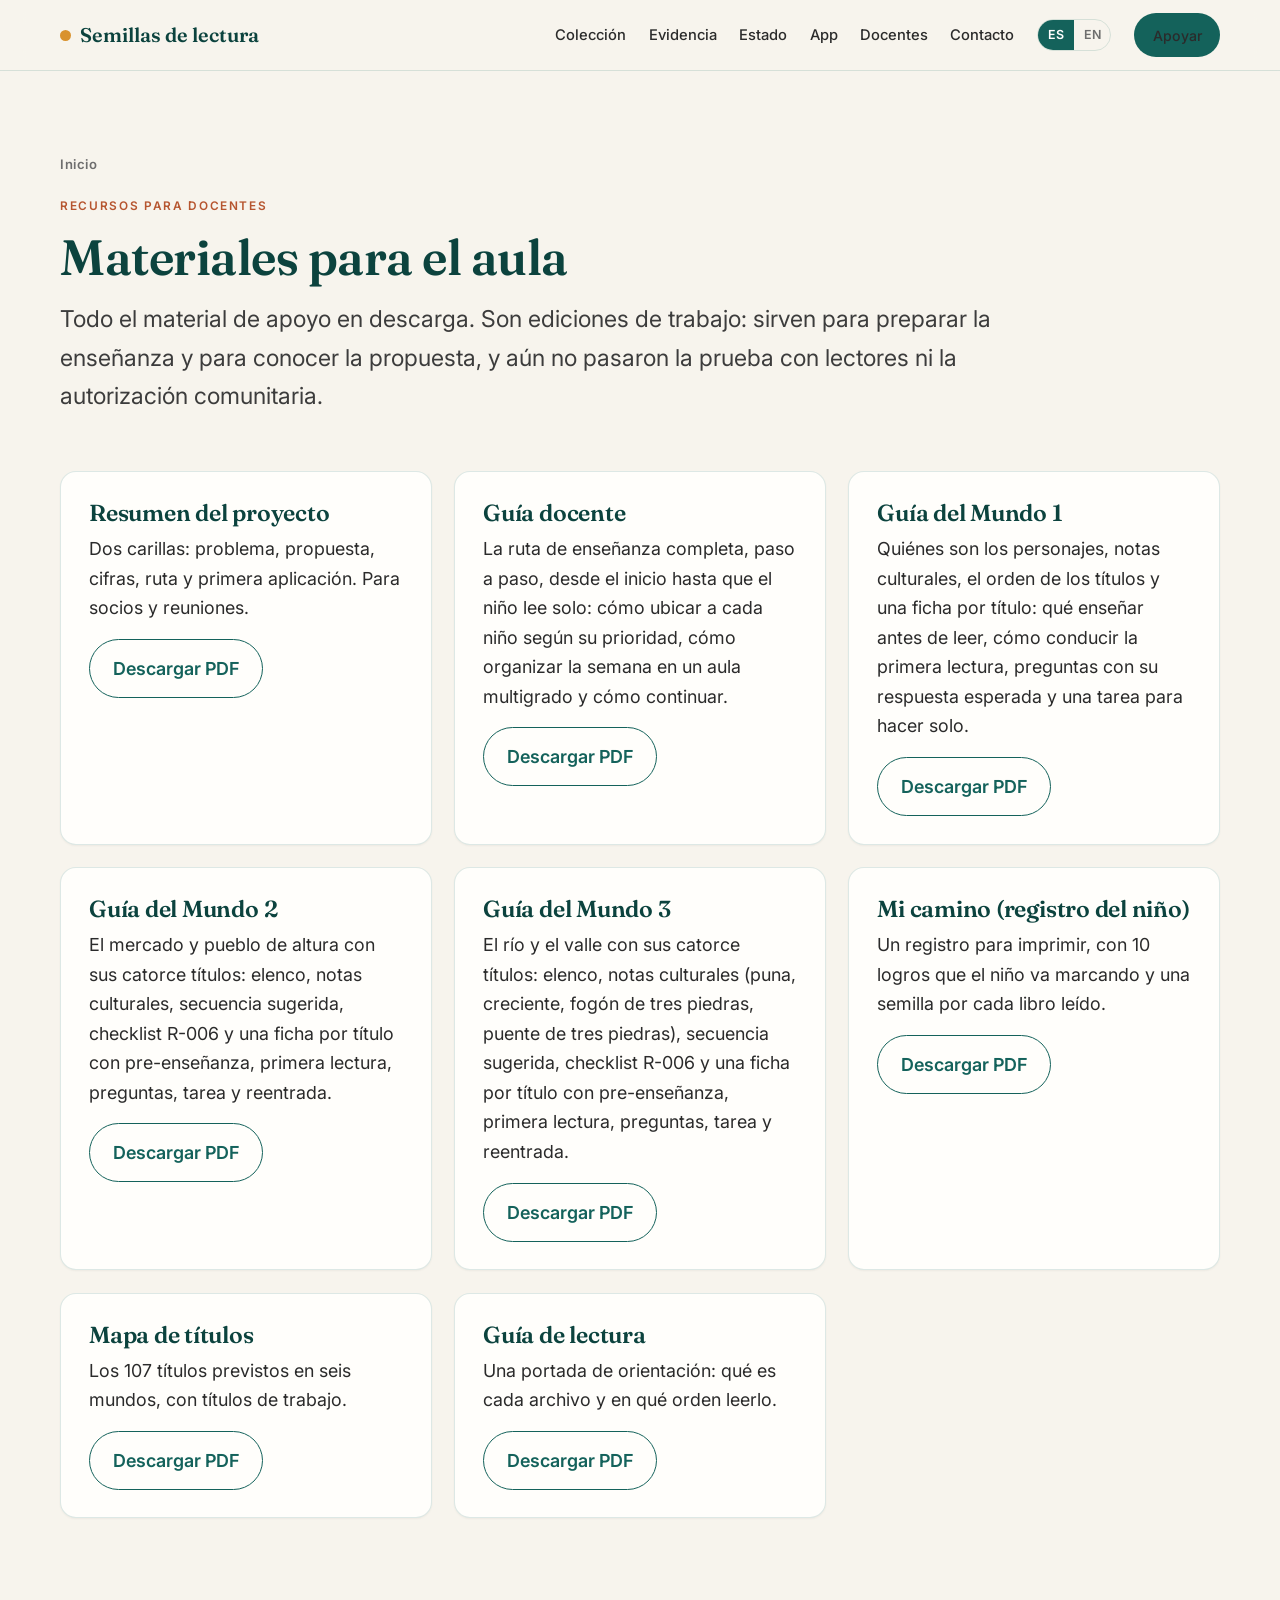
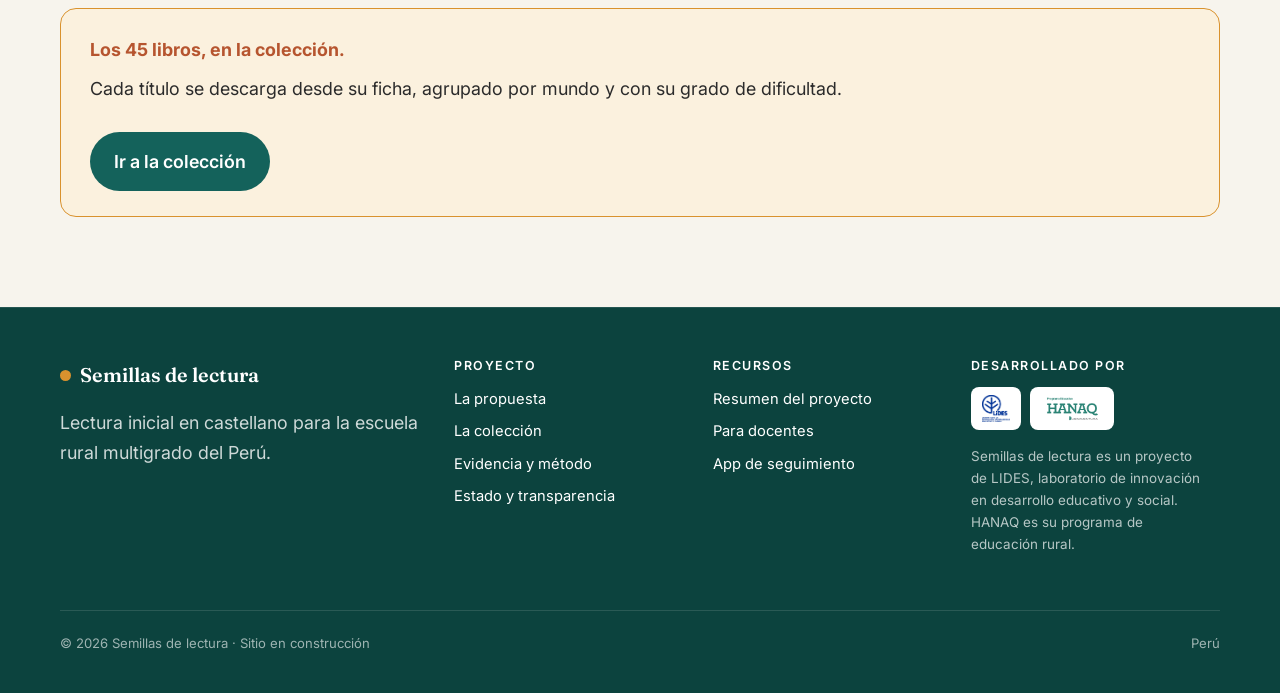
<file: docentes/index.html>
<!DOCTYPE html><html lang="es"> <head><meta charset="utf-8"><meta name="viewport" content="width=device-width, initial-scale=1"><title>Recursos para docentes · Semillas de lectura</title><meta name="description" content="Guía docente, guía de mundo, registro del niño y mapa de títulos, en descarga."><link rel="canonical" href="https://semillasdelectura.pe/docentes/"><link rel="icon" type="image/svg+xml" href="/favicon.svg"><link rel="apple-touch-icon" href="/apple-touch-icon.png"><meta property="og:type" content="website"><meta property="og:site_name" content="Semillas de lectura"><meta property="og:title" content="Recursos para docentes · Semillas de lectura"><meta property="og:description" content="Guía docente, guía de mundo, registro del niño y mapa de títulos, en descarga."><meta property="og:url" content="https://semillasdelectura.pe/docentes/"><meta property="og:image" content="https://semillasdelectura.pe/og.png"><meta property="og:locale" content="es_PE"><meta name="twitter:card" content="summary_large_image"><link rel="preconnect" href="https://fonts.googleapis.com"><link rel="preconnect" href="https://fonts.gstatic.com" crossorigin><link href="https://fonts.googleapis.com/css2?family=Fraunces:opsz,wght@9..144,400;9..144,500;9..144,600;9..144,700&family=Inter:wght@400;500;600;700&display=swap" rel="stylesheet"><link rel="stylesheet" href="/_astro/index.WQD9s7C7.css"></head> <body> <header class="site-header"> <div class="wrap"> <a class="brand" href="/"> <span class="dot"></span> Semillas de lectura </a> <nav class="nav" aria-label="Principal"> <a href="/coleccion/">Colección</a><a href="/evidencia/">Evidencia</a><a href="/estado/">Estado</a><a href="/app/">App</a><a href="/docentes/">Docentes</a><a href="/#contacto">Contacto</a> <div class="lang"> <a href="/docentes/" class="active" aria-current="true"> ES </a><a href="/en/teachers/" class> EN </a> </div> <a class="btn btn--primary" href="/#contacto" style="padding:.6rem 1.1rem;font-size:.88rem"> Apoyar </a> </nav> </div> </header> <main>  <section class="page-hero"> <div class="wrap"> <a class="breadcrumb" href="/">Inicio</a> <p class="eyebrow" style="margin-top:1.2rem">Recursos para docentes</p> <h1>Materiales para el aula</h1> <p class="lead measure">
Todo el material de apoyo en descarga. Son ediciones de trabajo: sirven para preparar la
        enseñanza y para conocer la propuesta, y aún no pasaron la prueba con lectores ni la
        autorización comunitaria.
</p> </div> </section> <section class="section" style="padding-top:1.5rem"> <div class="wrap grid grid--2"> <article class="card" data-reveal> <h3>Resumen del proyecto</h3> <p>Dos carillas: problema, propuesta, cifras, ruta y primera aplicación. Para socios y reuniones.</p> <a class="btn btn--outline" href="/descargas/recursos/resumen-semillas-de-lectura.pdf" download>
Descargar PDF
</a> </article><article class="card" data-reveal> <h3>Guía docente</h3> <p>La ruta de enseñanza completa, paso a paso, desde el inicio hasta que el niño lee solo: cómo ubicar a cada niño según su prioridad, cómo organizar la semana en un aula multigrado y cómo continuar.</p> <a class="btn btn--outline" href="/descargas/recursos/guia-docente.pdf" download>
Descargar PDF
</a> </article><article class="card" data-reveal> <h3>Guía del Mundo 1</h3> <p>Quiénes son los personajes, notas culturales, el orden de los títulos y una ficha por título: qué enseñar antes de leer, cómo conducir la primera lectura, preguntas con su respuesta esperada y una tarea para hacer solo.</p> <a class="btn btn--outline" href="/descargas/recursos/guia-mundo-w1.pdf" download>
Descargar PDF
</a> </article><article class="card" data-reveal> <h3>Guía del Mundo 2</h3> <p>El mercado y pueblo de altura con sus catorce títulos: elenco, notas culturales, secuencia sugerida, checklist R-006 y una ficha por título con pre-enseñanza, primera lectura, preguntas, tarea y reentrada.</p> <a class="btn btn--outline" href="/descargas/recursos/guia-mundo-w2.pdf" download>
Descargar PDF
</a> </article><article class="card" data-reveal> <h3>Guía del Mundo 3</h3> <p>El río y el valle con sus catorce títulos: elenco, notas culturales (puna, creciente, fogón de tres piedras, puente de tres piedras), secuencia sugerida, checklist R-006 y una ficha por título con pre-enseñanza, primera lectura, preguntas, tarea y reentrada.</p> <a class="btn btn--outline" href="/descargas/recursos/guia-mundo-w3.pdf" download>
Descargar PDF
</a> </article><article class="card" data-reveal> <h3>Mi camino (registro del niño)</h3> <p>Un registro para imprimir, con 10 logros que el niño va marcando y una semilla por cada libro leído.</p> <a class="btn btn--outline" href="/descargas/recursos/mi-camino.pdf" download>
Descargar PDF
</a> </article><article class="card" data-reveal> <h3>Mapa de títulos</h3> <p>Los 107 títulos previstos en seis mundos, con títulos de trabajo.</p> <a class="btn btn--outline" href="/descargas/recursos/mapa-titulos.pdf" download>
Descargar PDF
</a> </article><article class="card" data-reveal> <h3>Guía de lectura</h3> <p>Una portada de orientación: qué es cada archivo y en qué orden leerlo.</p> <a class="btn btn--outline" href="/descargas/recursos/guia-de-lectura.pdf" download>
Descargar PDF
</a> </article> </div> </section> <section class="section" style="padding-top:0"> <div class="wrap"> <div class="callout" data-reveal> <strong>Los 45 libros, en la colección.</strong> <p style="margin-top:.6rem">
Cada título se descarga desde su ficha, agrupado por mundo y con su grado de dificultad.
</p> <div class="actions"> <a class="btn btn--primary" href="/coleccion/">Ir a la colección</a> </div> </div> </div> </section>  </main> <footer class="site-footer"> <div class="wrap"> <div class="footer-grid"> <div> <a class="brand" href="/" style="color:#fff"> <span class="dot"></span> Semillas de lectura </a> <p style="margin-top:1rem;max-width:34ch">Lectura inicial en castellano para la escuela rural multigrado del Perú.</p> </div> <div> <h4>Proyecto</h4> <ul> <li><a href="/#propuesta">La propuesta</a></li> <li><a href="/coleccion/">La colección</a></li> <li><a href="/evidencia/">Evidencia y método</a></li> <li><a href="/estado/">Estado y transparencia</a></li> </ul> </div> <div> <h4>Recursos</h4> <ul> <li><a href="/descargas/recursos/resumen-semillas-de-lectura.pdf">Resumen del proyecto</a></li> <li><a href="/docentes/">Para docentes</a></li> <li><a href="/app/">App de seguimiento</a></li> </ul> </div> <div> <h4>Desarrollado por</h4> <div class="partners"> <span class="partner"> <img src="/_astro/lides.CYbPKds-.jpg" alt="LIDES"> </span> <span class="partner"> <img src="/_astro/hanaq.DK8jzokl.png" alt="HANAQ"> </span> </div> <p class="partner-note">Semillas de lectura es un proyecto de LIDES, laboratorio de innovación en desarrollo educativo y social. HANAQ es su programa de educación rural.</p> </div> </div> <div class="footer-note"> <span>© 2026 Semillas de lectura · Sitio en construcción</span> <span>Perú</span> </div> </div> </footer> <script type="module">const t=document.querySelectorAll("[data-reveal]");if("IntersectionObserver"in window){const e=new IntersectionObserver(s=>{s.forEach(r=>{r.isIntersecting&&(r.target.classList.add("is-visible"),e.unobserve(r.target))})},{rootMargin:"0px 0px -10% 0px",threshold:.08});t.forEach(s=>e.observe(s))}else t.forEach(e=>e.classList.add("is-visible"));</script> </body> </html>
</file>
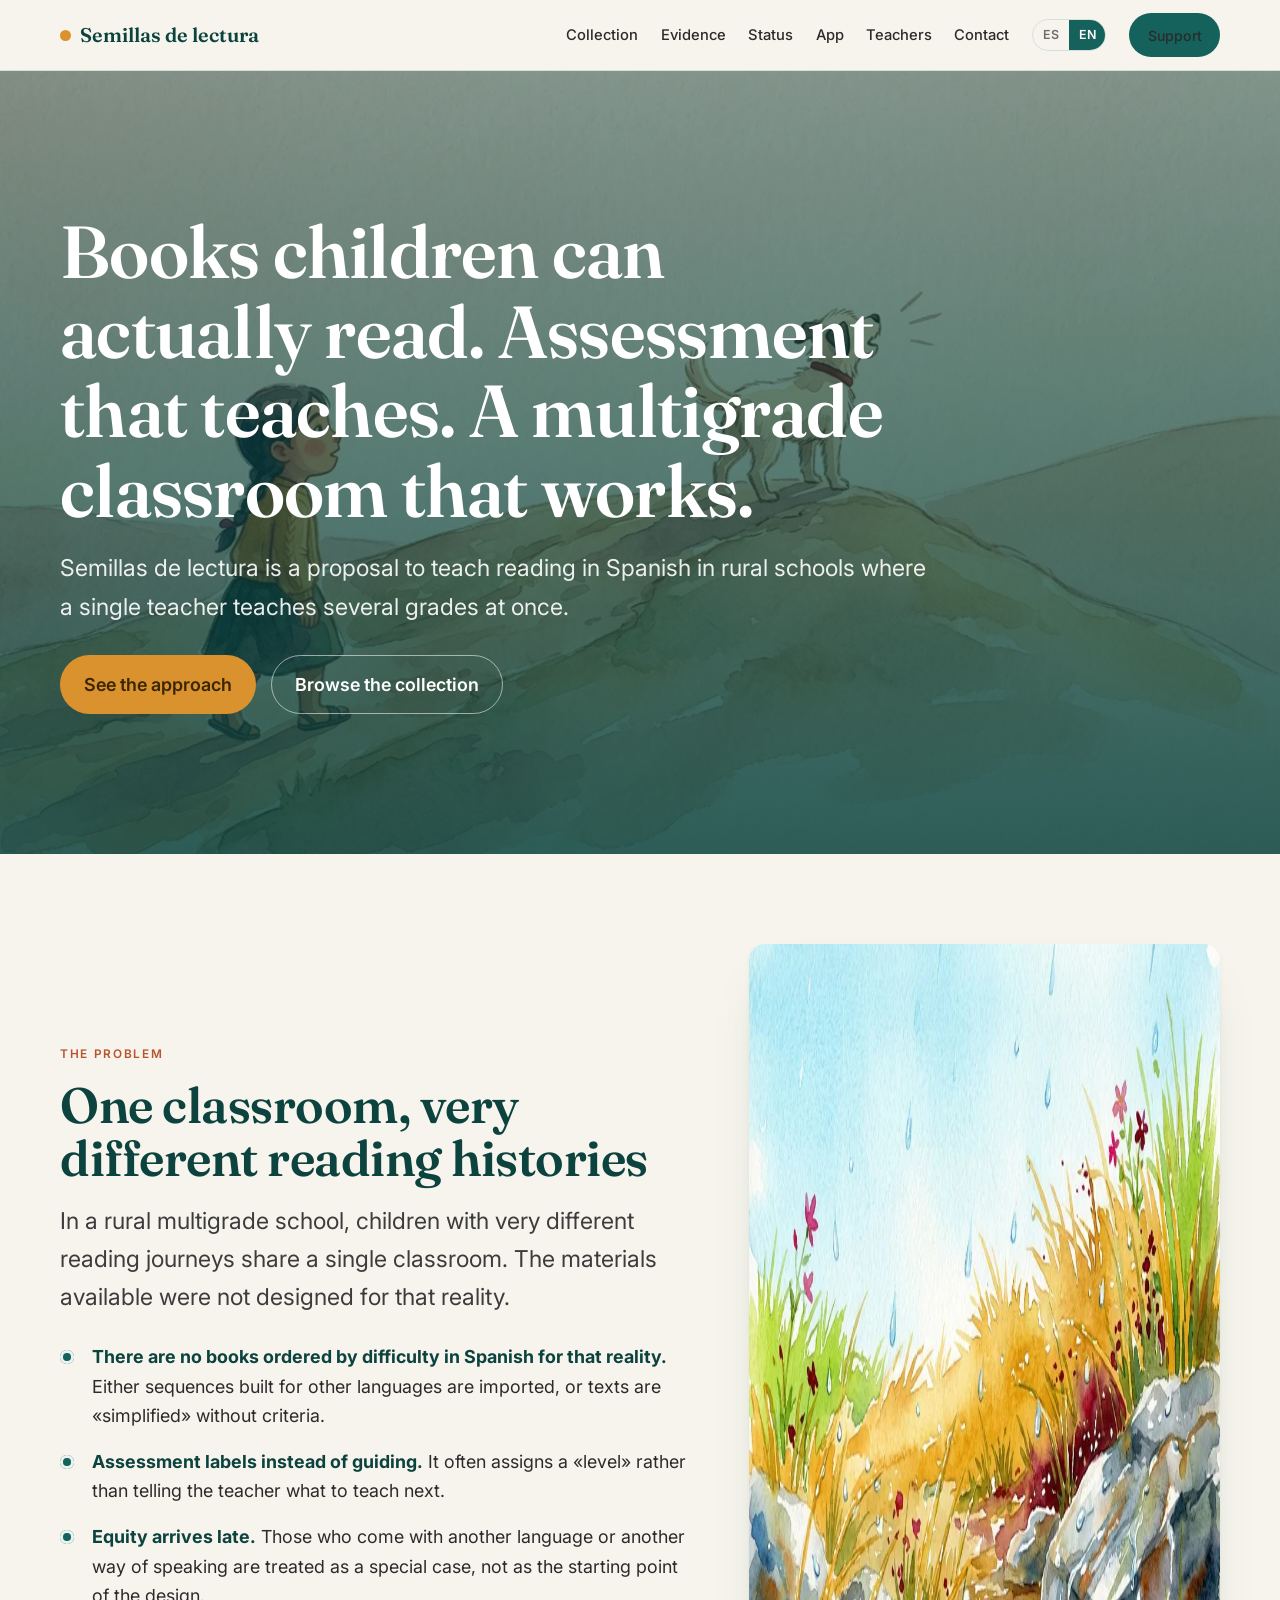
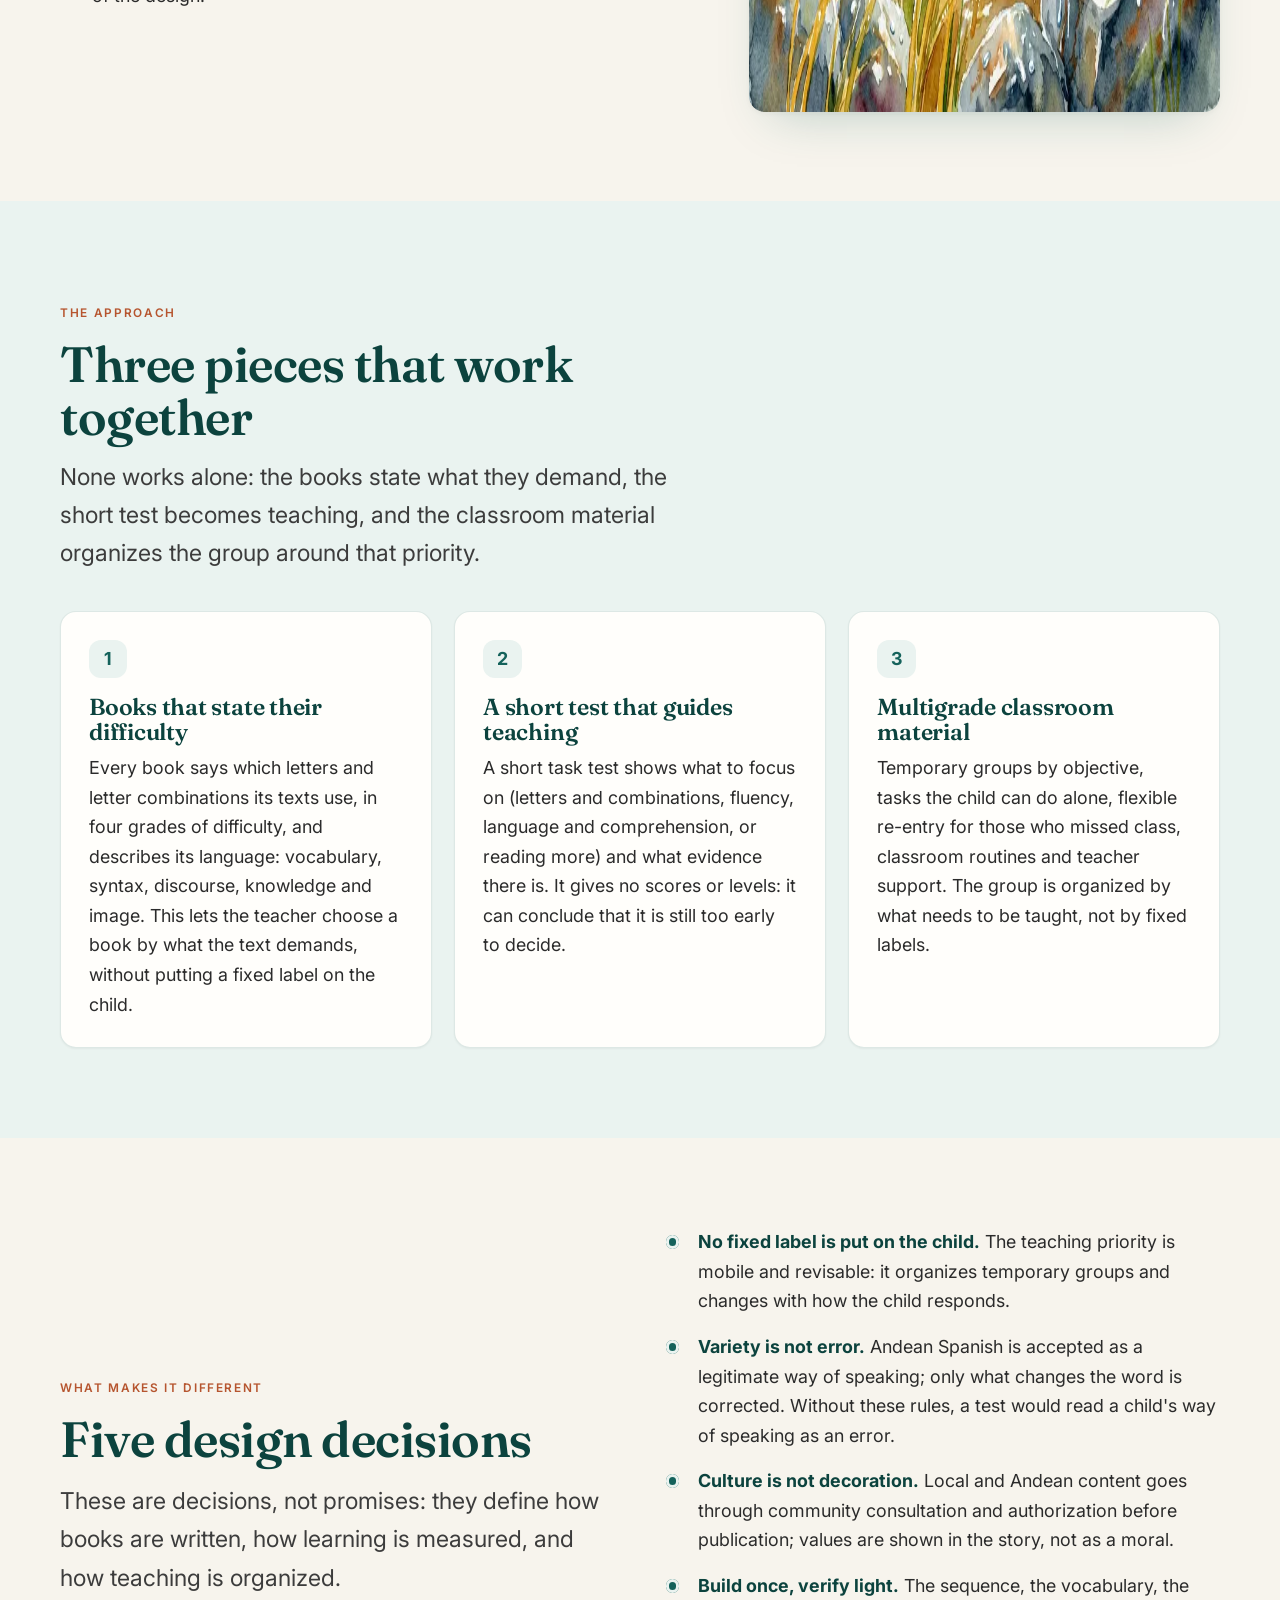
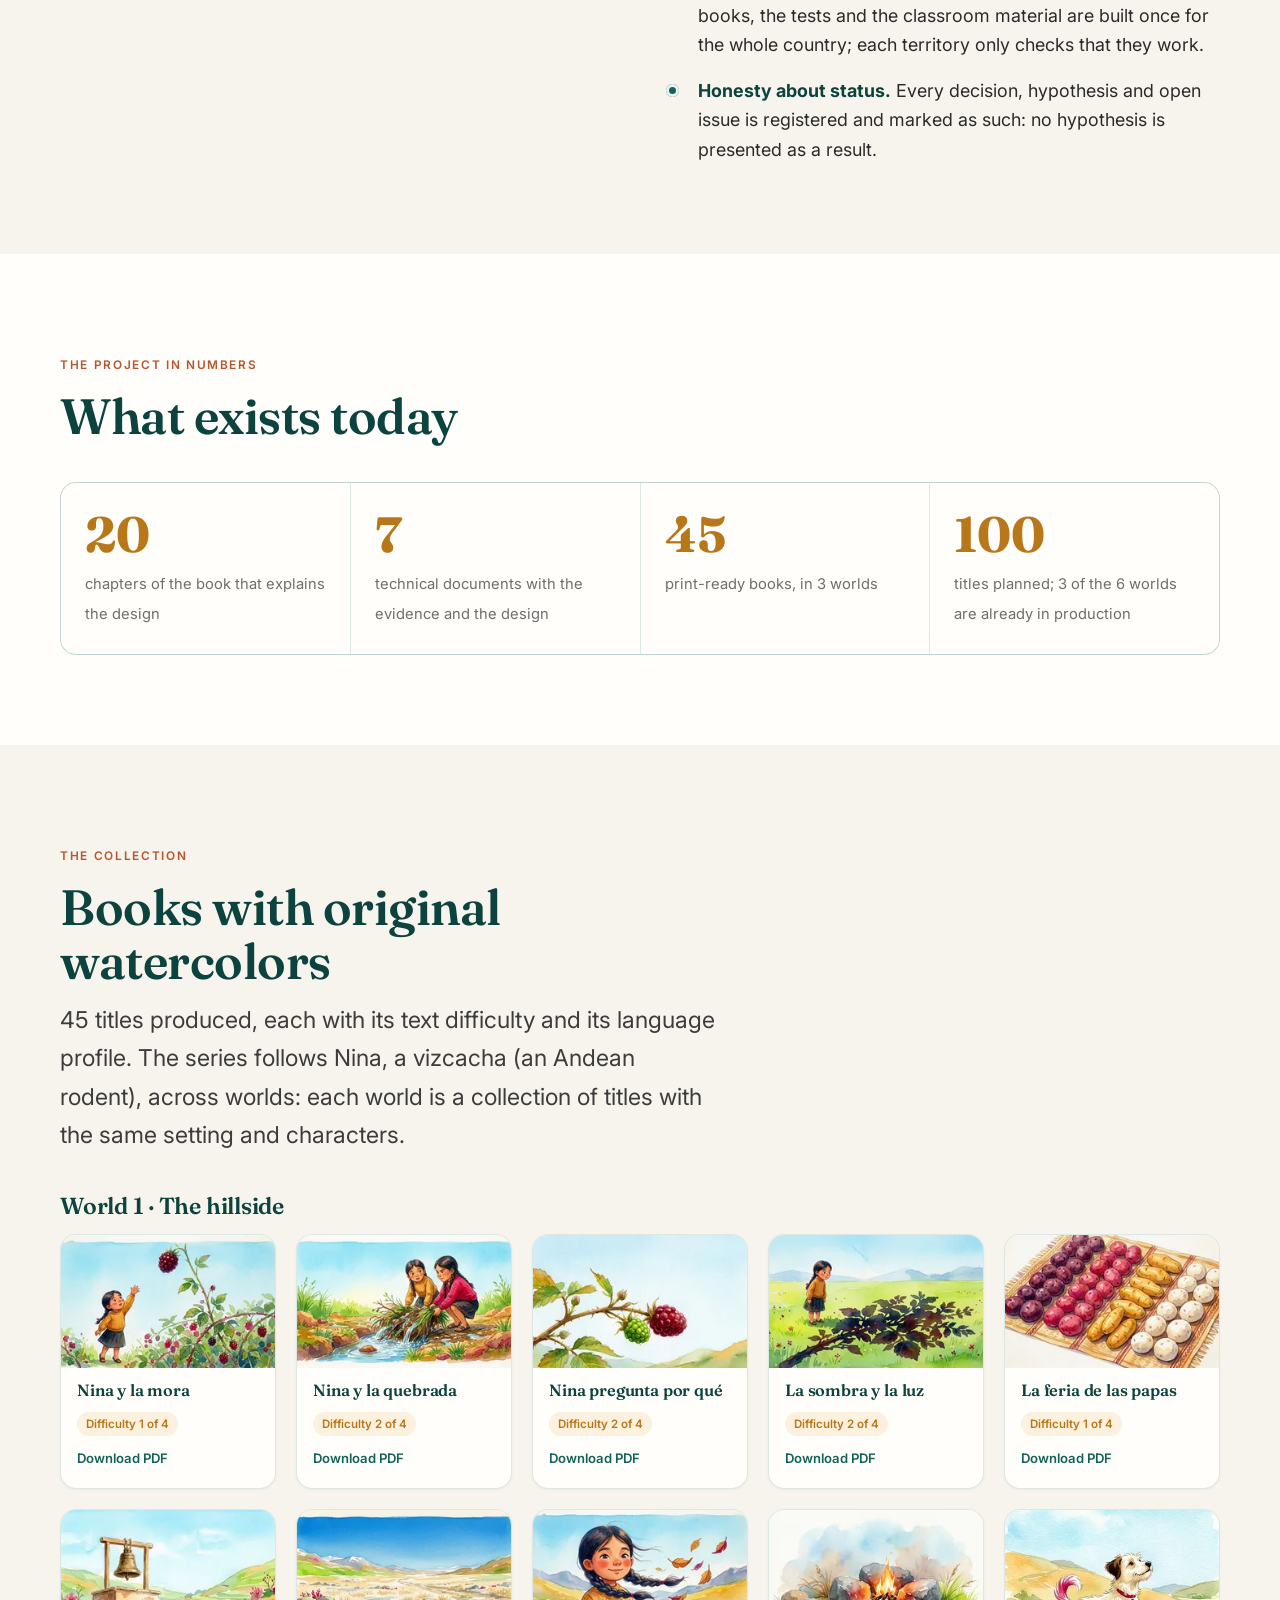
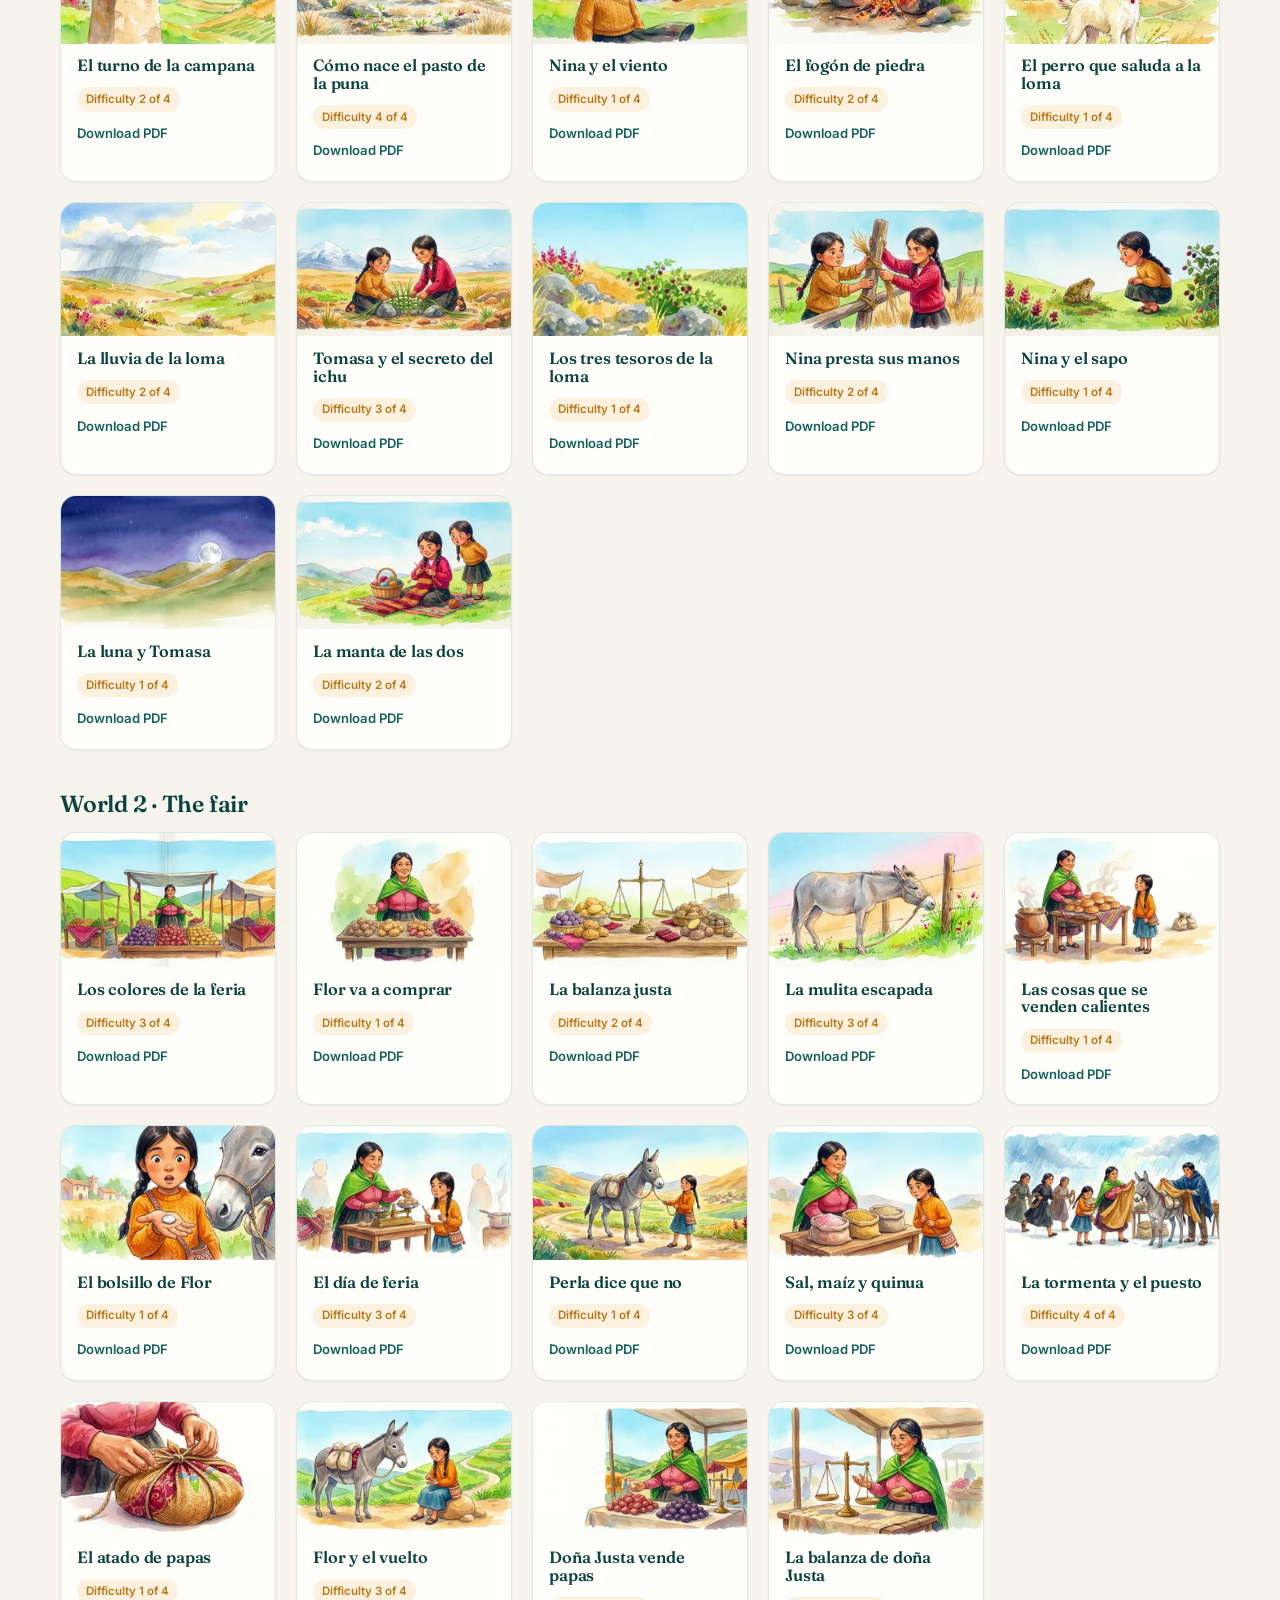
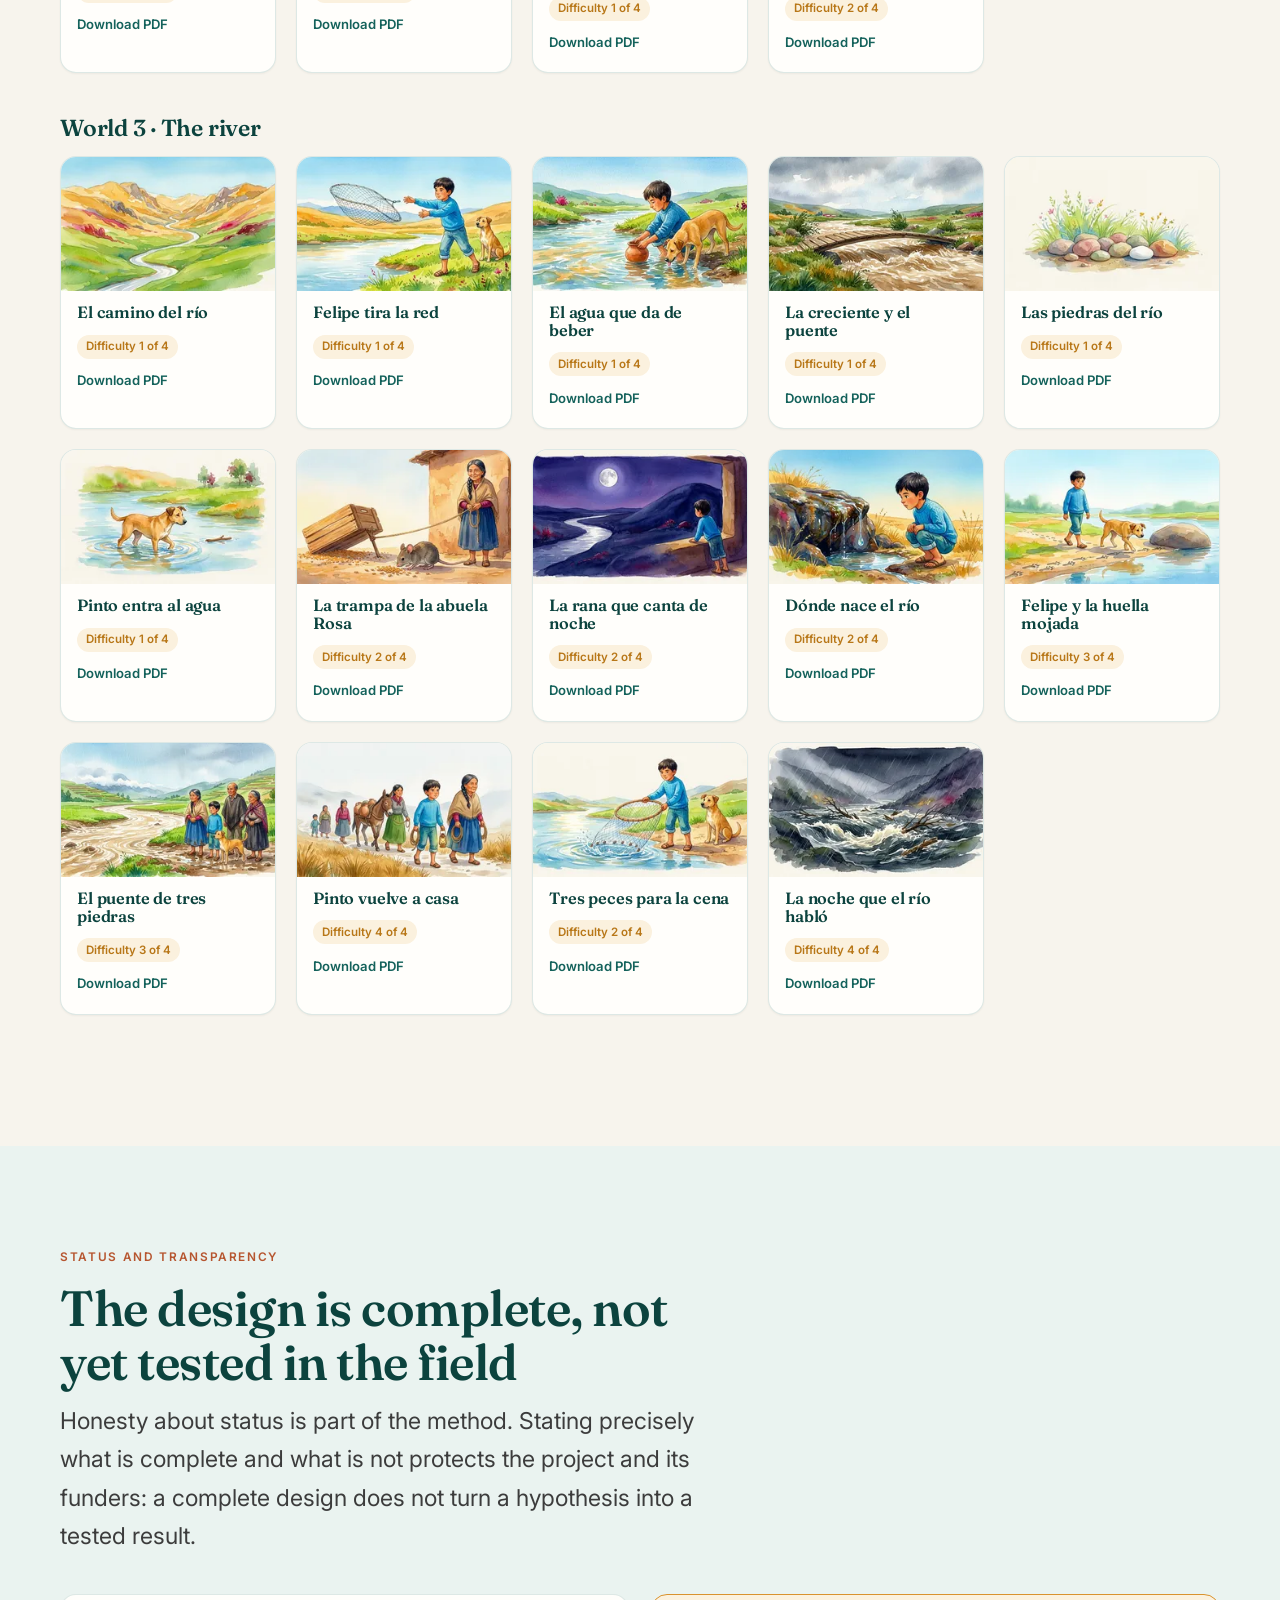
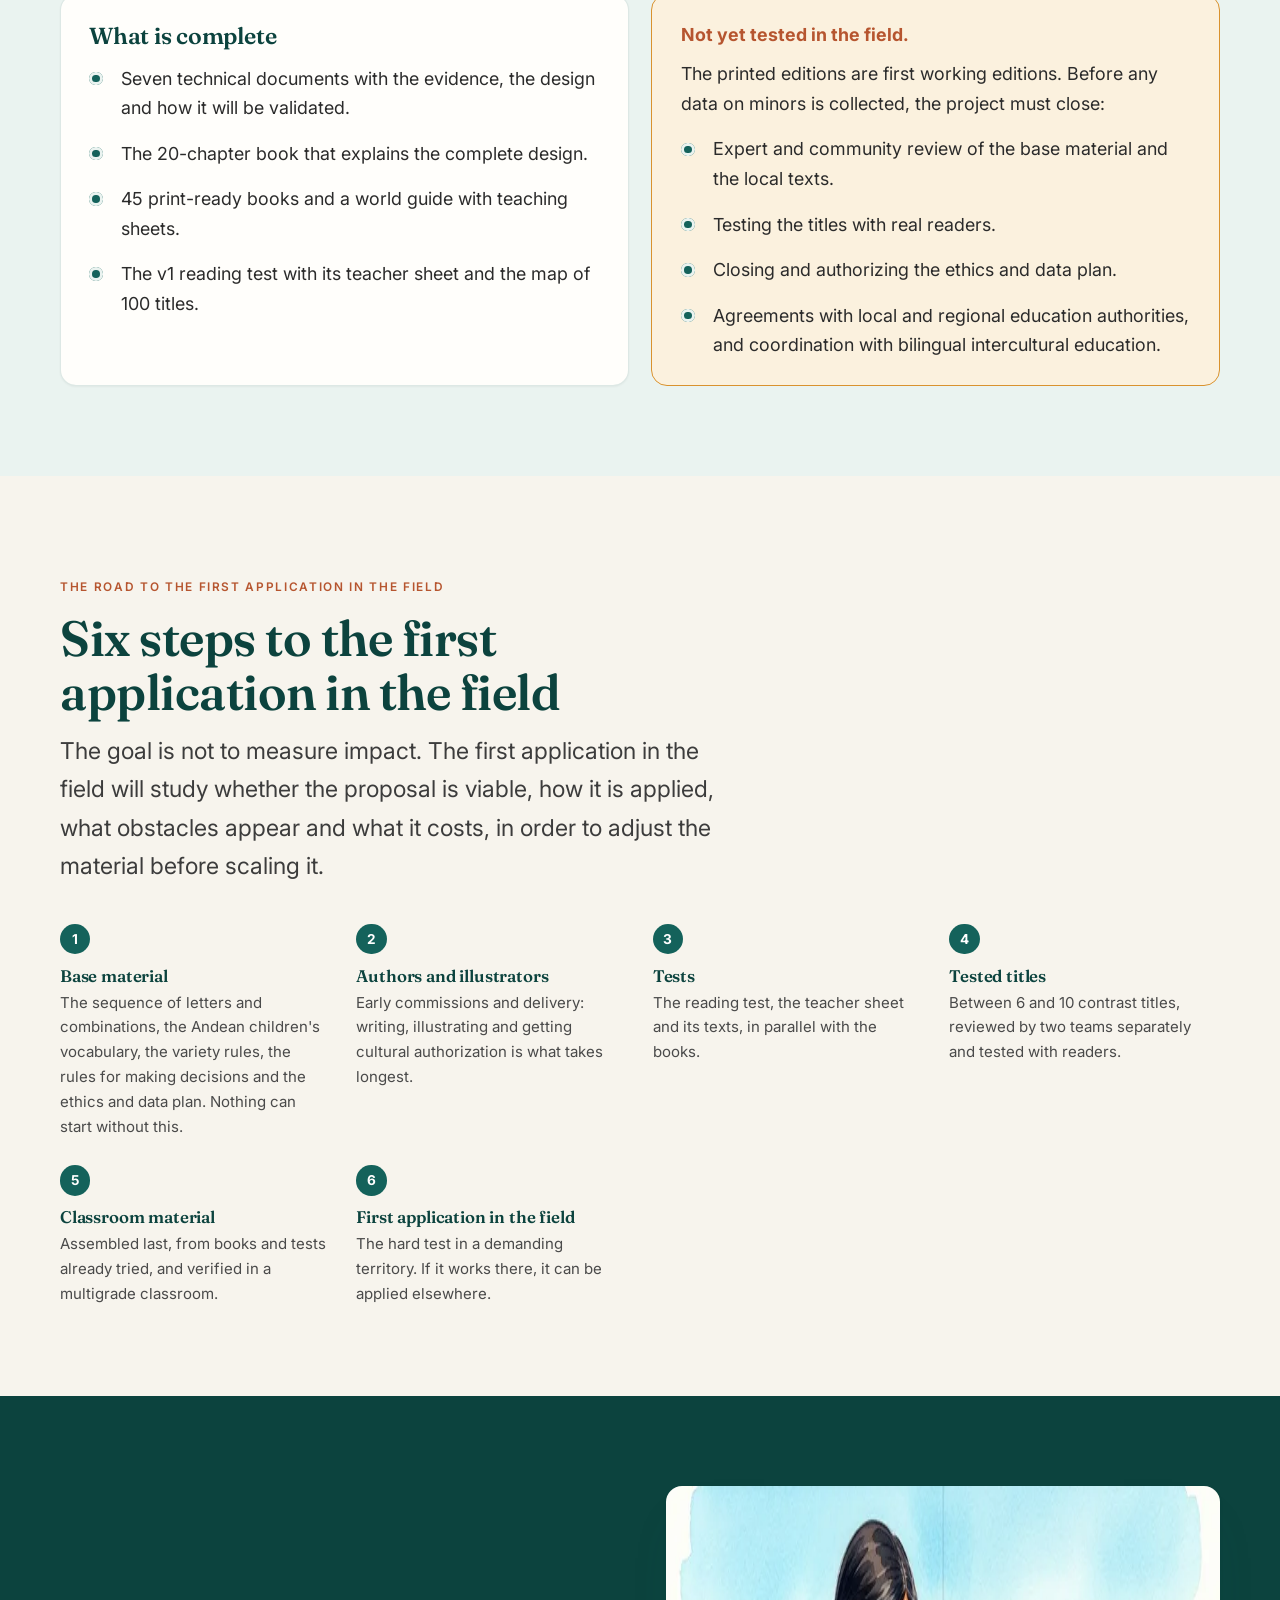
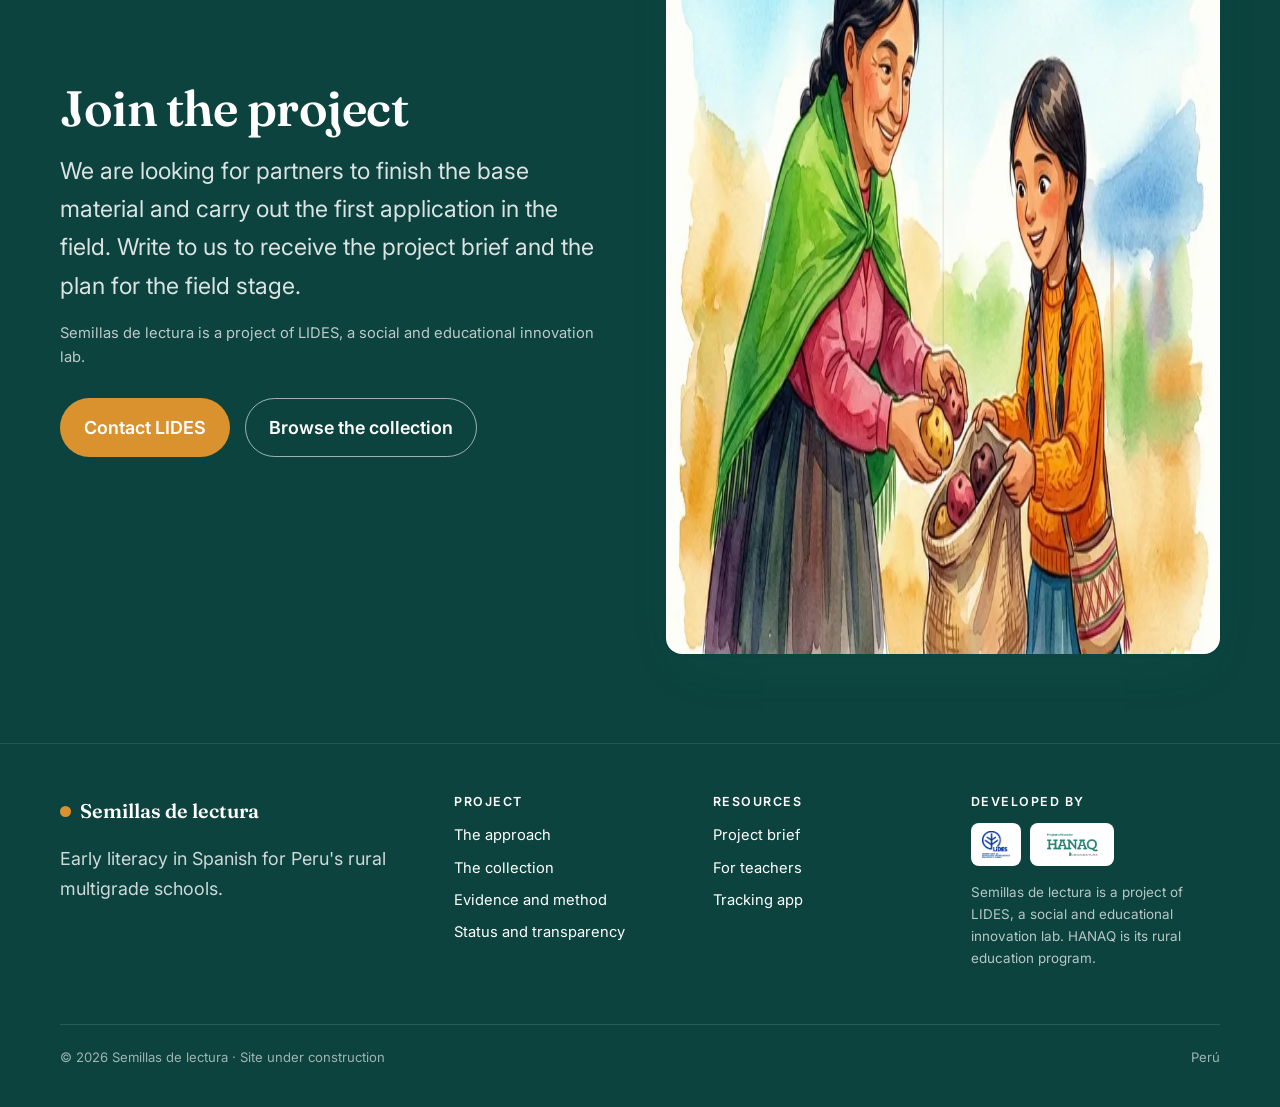
<file: en/index.html>
<!DOCTYPE html><html lang="en"> <head><meta charset="utf-8"><meta name="viewport" content="width=device-width, initial-scale=1"><title>Semillas de lectura · Early literacy for Peru&#39;s rural multigrade schools</title><meta name="description" content="A proposal for early literacy in Spanish for Peru's rural multigrade schools. Books designed for use, assessment that teaches, and a multigrade classroom that works."><link rel="canonical" href="https://semillasdelectura.pe/en/"><link rel="icon" type="image/svg+xml" href="/favicon.svg"><link rel="apple-touch-icon" href="/apple-touch-icon.png"><meta property="og:type" content="website"><meta property="og:site_name" content="Semillas de lectura"><meta property="og:title" content="Semillas de lectura · Early literacy for Peru's rural multigrade schools"><meta property="og:description" content="A proposal for early literacy in Spanish for Peru's rural multigrade schools. Books designed for use, assessment that teaches, and a multigrade classroom that works."><meta property="og:url" content="https://semillasdelectura.pe/en/"><meta property="og:image" content="https://semillasdelectura.pe/og.png"><meta property="og:locale" content="en_US"><meta name="twitter:card" content="summary_large_image"><link rel="preconnect" href="https://fonts.googleapis.com"><link rel="preconnect" href="https://fonts.gstatic.com" crossorigin><link href="https://fonts.googleapis.com/css2?family=Fraunces:opsz,wght@9..144,400;9..144,500;9..144,600;9..144,700&family=Inter:wght@400;500;600;700&display=swap" rel="stylesheet"><link rel="stylesheet" href="/_astro/index.WQD9s7C7.css">
<style>.books-group[data-astro-cid-faalltie]{margin-bottom:2.6rem}.books-group[data-astro-cid-faalltie] h3[data-astro-cid-faalltie]{margin-bottom:1rem}
</style></head> <body> <header class="site-header"> <div class="wrap"> <a class="brand" href="/en/"> <span class="dot"></span> Semillas de lectura </a> <nav class="nav" aria-label="Principal"> <a href="/en/collection/">Collection</a><a href="/en/evidence/">Evidence</a><a href="/en/status/">Status</a><a href="/en/app/">App</a><a href="/en/teachers/">Teachers</a><a href="/en/#contacto">Contact</a> <div class="lang"> <a href="/" class> ES </a><a href="/en/" class="active" aria-current="true"> EN </a> </div> <a class="btn btn--primary" href="/en/#contacto" style="padding:.6rem 1.1rem;font-size:.88rem"> Support </a> </nav> </div> </header> <main>  <section class="hero" id="inicio"> <img src="/_astro/w110-e2.BwUHjNIh_ZemQ7e.webp" srcset="/_astro/w110-e2.BwUHjNIh_ZFhoA8.webp 900w, /_astro/w110-e2.BwUHjNIh_21OTNi.webp 1400w, /_astro/w110-e2.BwUHjNIh_ZemQ7e.webp 1408w" alt="Watercolor illustration of the Andean hillside" sizes="100vw" loading="eager" fetchpriority="high" decoding="async" width="1408" height="768" class="bg"> <div class="wrap hero__inner"> <h1>Books children can actually read. Assessment that teaches. A multigrade classroom that works.</h1> <p class="lead">
Semillas de lectura is a proposal to teach reading in Spanish in rural schools where a
        single teacher teaches several grades at once.
</p> <div class="actions"> <a class="btn btn--accent" href="#propuesta">See the approach</a> <a class="btn btn--ghost" href="#coleccion">Browse the collection</a> </div> </div> </section> <section class="section" id="problema"> <div class="wrap split split--wide-left"> <div data-reveal> <p class="eyebrow">The problem</p> <h2>One classroom, very different reading histories</h2> <p class="lead" style="margin-top:1rem">
In a rural multigrade school, children with very different reading journeys share a single
          classroom. The materials available were not designed for that reality.
</p> <ul class="checks" style="margin-top:1.6rem"> <li> <strong>There are no books ordered by difficulty in Spanish for that reality.</strong>
Either sequences built for other languages are imported, or texts are «simplified»
            without criteria.
</li> <li> <strong>Assessment labels instead of guiding.</strong> It often assigns a «level» rather
            than telling the teacher what to teach next.
</li> <li> <strong>Equity arrives late.</strong> Those who come with another language or another way
            of speaking are treated as a special case, not as the starting point of the design.
</li> </ul> </div> <div data-reveal> <img src="/_astro/w111-e2.Omn8x8ts_CUCIG.webp" srcset="/_astro/w111-e2.Omn8x8ts_Z4xsLf.webp 500w, /_astro/w111-e2.Omn8x8ts_Z2vNdSG.webp 800w, /_astro/w111-e2.Omn8x8ts_Zu0KUq.webp 1100w" alt="Watercolor scene of the classroom and the hillside" sizes="(max-width: 860px) 92vw, 46vw" loading="lazy" decoding="async" fetchpriority="auto" width="1408" height="768" class="round"> </div> </div> </section> <section class="section section--tint" id="propuesta"> <div class="wrap"> <div class="section-head" data-reveal> <p class="eyebrow">The approach</p> <h2>Three pieces that work together</h2> <p class="lead">
None works alone: the books state what they demand, the short test becomes teaching, and
          the classroom material organizes the group around that priority.
</p> </div> <div class="grid grid--3"> <article class="card" data-reveal> <span class="card__kicker">1</span> <h3>Books that state their difficulty</h3> <p>Every book says which letters and letter combinations its texts use, in four grades of difficulty, and describes its language: vocabulary, syntax, discourse, knowledge and image. This lets the teacher choose a book by what the text demands, without putting a fixed label on the child.</p> </article><article class="card" data-reveal> <span class="card__kicker">2</span> <h3>A short test that guides teaching</h3> <p>A short task test shows what to focus on (letters and combinations, fluency, language and comprehension, or reading more) and what evidence there is. It gives no scores or levels: it can conclude that it is still too early to decide.</p> </article><article class="card" data-reveal> <span class="card__kicker">3</span> <h3>Multigrade classroom material</h3> <p>Temporary groups by objective, tasks the child can do alone, flexible re-entry for those who missed class, classroom routines and teacher support. The group is organized by what needs to be taught, not by fixed labels.</p> </article> </div> </div> </section> <section class="section"> <div class="wrap split"> <div data-reveal> <p class="eyebrow">What makes it different</p> <h2>Five design decisions</h2> <p class="lead" style="margin-top:1rem">
These are decisions, not promises: they define how books are written, how learning is
          measured, and how teaching is organized.
</p> </div> <ul class="checks" data-reveal> <li><strong>No fixed label is put on the child.</strong> The teaching priority is mobile and revisable: it organizes temporary groups and changes with how the child responds.</li><li><strong>Variety is not error.</strong> Andean Spanish is accepted as a legitimate way of speaking; only what changes the word is corrected. Without these rules, a test would read a child&#39;s way of speaking as an error.</li><li><strong>Culture is not decoration.</strong> Local and Andean content goes through community consultation and authorization before publication; values are shown in the story, not as a moral.</li><li><strong>Build once, verify light.</strong> The sequence, the vocabulary, the books, the tests and the classroom material are built once for the whole country; each territory only checks that they work.</li><li><strong>Honesty about status.</strong> Every decision, hypothesis and open issue is registered and marked as such: no hypothesis is presented as a result.</li> </ul> </div> </section> <section class="section section--papel2"> <div class="wrap"> <div class="section-head" data-reveal> <p class="eyebrow">The project in numbers</p> <h2>What exists today</h2> </div> <div class="stats" data-reveal> <div class="stat"> <b>20</b> <span>chapters of the book that explains the design</span> </div><div class="stat"> <b>7</b> <span>technical documents with the evidence and the design</span> </div><div class="stat"> <b>45</b> <span>print-ready books, in 3 worlds</span> </div><div class="stat"> <b>100</b> <span>titles planned; 3 of the 6 worlds are already in production</span> </div> </div> </div> </section> <section class="section" id="coleccion"> <div class="wrap"> <div class="section-head" data-reveal> <p class="eyebrow">The collection</p> <h2>Books with original watercolors</h2> <p class="lead"> 45 titles produced, each with its text difficulty and its language profile. The
          series follows Nina, a vizcacha (an Andean rodent), across worlds: each world is a
          collection of titles with the same setting and characters.
</p> </div> <div class="books-group" data-reveal data-astro-cid-faalltie><h3 data-astro-cid-faalltie>World 1 · The hillside</h3><div class="books" data-astro-cid-faalltie><article class="book" data-astro-cid-faalltie><img src="/_astro/t01-e2.sLxuj5t8_15q7Nx.webp" srcset="/_astro/t01-e2.sLxuj5t8_RbbiI.webp 300w, /_astro/t01-e2.sLxuj5t8_1Rnuko.webp 600w" alt="Cover of Nina y la mora" sizes="(max-width: 700px) 45vw, 220px" data-astro-cid-faalltie="true" loading="lazy" decoding="async" fetchpriority="auto" width="1408" height="768"><div class="book__meta" data-astro-cid-faalltie><h4 data-astro-cid-faalltie>Nina y la mora</h4><span class="badge" data-astro-cid-faalltie>Difficulty 1 of 4</span><a class="book__dl" href="/descargas/libros/t01-nina-y-la-mora.pdf" download data-astro-cid-faalltie>Download PDF</a></div></article><article class="book" data-astro-cid-faalltie><img src="/_astro/t03-e3.Bn-raiil_ZwWPAC.webp" srcset="/_astro/t03-e3.Bn-raiil_DXd2w.webp 300w, /_astro/t03-e3.Bn-raiil_1Eaw4c.webp 600w" alt="Cover of Nina y la quebrada" sizes="(max-width: 700px) 45vw, 220px" data-astro-cid-faalltie="true" loading="lazy" decoding="async" fetchpriority="auto" width="1408" height="768"><div class="book__meta" data-astro-cid-faalltie><h4 data-astro-cid-faalltie>Nina y la quebrada</h4><span class="badge" data-astro-cid-faalltie>Difficulty 2 of 4</span><a class="book__dl" href="/descargas/libros/t03-nina-y-la-quebrada.pdf" download data-astro-cid-faalltie>Download PDF</a></div></article><article class="book" data-astro-cid-faalltie><img src="/_astro/w103-e2.fLUdlv_I_Z1RNAmy.webp" srcset="/_astro/w103-e2.fLUdlv_I_1c2yXV.webp 300w, /_astro/w103-e2.fLUdlv_I_Z1fdb8v.webp 600w" alt="Cover of Nina pregunta por qué" sizes="(max-width: 700px) 45vw, 220px" data-astro-cid-faalltie="true" loading="lazy" decoding="async" fetchpriority="auto" width="1408" height="768"><div class="book__meta" data-astro-cid-faalltie><h4 data-astro-cid-faalltie>Nina pregunta por qué</h4><span class="badge" data-astro-cid-faalltie>Difficulty 2 of 4</span><a class="book__dl" href="/descargas/libros/w103-nina-pregunta-por-que.pdf" download data-astro-cid-faalltie>Download PDF</a></div></article><article class="book" data-astro-cid-faalltie><img src="/_astro/w104-e3.R_a1YE_q_Z2hXkfQ.webp" srcset="/_astro/w104-e3.R_a1YE_q_2agpoy.webp 300w, /_astro/w104-e3.R_a1YE_q_ZgYkHS.webp 600w" alt="Cover of La sombra y la luz" sizes="(max-width: 700px) 45vw, 220px" data-astro-cid-faalltie="true" loading="lazy" decoding="async" fetchpriority="auto" width="1408" height="768"><div class="book__meta" data-astro-cid-faalltie><h4 data-astro-cid-faalltie>La sombra y la luz</h4><span class="badge" data-astro-cid-faalltie>Difficulty 2 of 4</span><a class="book__dl" href="/descargas/libros/w104-la-sombra-y-la-luz.pdf" download data-astro-cid-faalltie>Download PDF</a></div></article><article class="book" data-astro-cid-faalltie><img src="/_astro/w105-e2.Df4O6lzq_1nePKT.webp" srcset="/_astro/w105-e2.Df4O6lzq_Z2iFlyg.webp 300w, /_astro/w105-e2.Df4O6lzq_kg28e.webp 600w" alt="Cover of La feria de las papas" sizes="(max-width: 700px) 45vw, 220px" data-astro-cid-faalltie="true" loading="lazy" decoding="async" fetchpriority="auto" width="1408" height="768"><div class="book__meta" data-astro-cid-faalltie><h4 data-astro-cid-faalltie>La feria de las papas</h4><span class="badge" data-astro-cid-faalltie>Difficulty 1 of 4</span><a class="book__dl" href="/descargas/libros/w105-la-feria-de-las-papas.pdf" download data-astro-cid-faalltie>Download PDF</a></div></article><article class="book" data-astro-cid-faalltie><img src="/_astro/w106-e1.AVZybhZU_ZyYQnu.webp" srcset="/_astro/w106-e1.AVZybhZU_Z22vcxj.webp 300w, /_astro/w106-e1.AVZybhZU_Aqb9b.webp 600w" alt="Cover of El turno de la campana" sizes="(max-width: 700px) 45vw, 220px" data-astro-cid-faalltie="true" loading="lazy" decoding="async" fetchpriority="auto" width="1408" height="768"><div class="book__meta" data-astro-cid-faalltie><h4 data-astro-cid-faalltie>El turno de la campana</h4><span class="badge" data-astro-cid-faalltie>Difficulty 2 of 4</span><a class="book__dl" href="/descargas/libros/w106-el-turno-de-la-campana.pdf" download data-astro-cid-faalltie>Download PDF</a></div></article><article class="book" data-astro-cid-faalltie><img src="/_astro/w107-e1.T4I17C34_ZMU4wg.webp" srcset="/_astro/w107-e1.T4I17C34_ZXainv.webp 300w, /_astro/w107-e1.T4I17C34_Z2mpus.webp 600w" alt="Cover of Cómo nace el pasto de la puna" sizes="(max-width: 700px) 45vw, 220px" data-astro-cid-faalltie="true" loading="lazy" decoding="async" fetchpriority="auto" width="1376" height="768"><div class="book__meta" data-astro-cid-faalltie><h4 data-astro-cid-faalltie>Cómo nace el pasto de la puna</h4><span class="badge" data-astro-cid-faalltie>Difficulty 4 of 4</span><a class="book__dl" href="/descargas/libros/w107-como-nace-el-pasto.pdf" download data-astro-cid-faalltie>Download PDF</a></div></article><article class="book" data-astro-cid-faalltie><img src="/_astro/w108-e1.BvR2Yei-_Z1K8J2W.webp" srcset="/_astro/w108-e1.BvR2Yei-_Z1zNYDC.webp 300w, /_astro/w108-e1.BvR2Yei-_137o2R.webp 600w" alt="Cover of Nina y el viento" sizes="(max-width: 700px) 45vw, 220px" data-astro-cid-faalltie="true" loading="lazy" decoding="async" fetchpriority="auto" width="1408" height="768"><div class="book__meta" data-astro-cid-faalltie><h4 data-astro-cid-faalltie>Nina y el viento</h4><span class="badge" data-astro-cid-faalltie>Difficulty 1 of 4</span><a class="book__dl" href="/descargas/libros/w108-nina-y-el-viento.pdf" download data-astro-cid-faalltie>Download PDF</a></div></article><article class="book" data-astro-cid-faalltie><img src="/_astro/w109-e2.fu4FG2HN_1CjPej.webp" srcset="/_astro/w109-e2.fu4FG2HN_Z6bGh.webp 300w, /_astro/w109-e2.fu4FG2HN_Z2rlVNI.webp 600w" alt="Cover of El fogón de piedra" sizes="(max-width: 700px) 45vw, 220px" data-astro-cid-faalltie="true" loading="lazy" decoding="async" fetchpriority="auto" width="1408" height="768"><div class="book__meta" data-astro-cid-faalltie><h4 data-astro-cid-faalltie>El fogón de piedra</h4><span class="badge" data-astro-cid-faalltie>Difficulty 2 of 4</span><a class="book__dl" href="/descargas/libros/w109-el-fogon-de-piedra.pdf" download data-astro-cid-faalltie>Download PDF</a></div></article><article class="book" data-astro-cid-faalltie><img src="/_astro/w110-e1.D6E14DRG_hHww2.webp" srcset="/_astro/w110-e1.D6E14DRG_Z1yFc9W.webp 300w, /_astro/w110-e1.D6E14DRG_1hmWuc.webp 600w" alt="Cover of El perro que saluda a la loma" sizes="(max-width: 700px) 45vw, 220px" data-astro-cid-faalltie="true" loading="lazy" decoding="async" fetchpriority="auto" width="848" height="1264"><div class="book__meta" data-astro-cid-faalltie><h4 data-astro-cid-faalltie>El perro que saluda a la loma</h4><span class="badge" data-astro-cid-faalltie>Difficulty 1 of 4</span><a class="book__dl" href="/descargas/libros/w110-el-perro-que-saluda.pdf" download data-astro-cid-faalltie>Download PDF</a></div></article><article class="book" data-astro-cid-faalltie><img src="/_astro/w111-e1.CtER88pp_1R3Mps.webp" srcset="/_astro/w111-e1.CtER88pp_U9Hvu.webp 300w, /_astro/w111-e1.CtER88pp_1PWAox.webp 600w" alt="Cover of La lluvia de la loma" sizes="(max-width: 700px) 45vw, 220px" data-astro-cid-faalltie="true" loading="lazy" decoding="async" fetchpriority="auto" width="1376" height="768"><div class="book__meta" data-astro-cid-faalltie><h4 data-astro-cid-faalltie>La lluvia de la loma</h4><span class="badge" data-astro-cid-faalltie>Difficulty 2 of 4</span><a class="book__dl" href="/descargas/libros/w111-la-lluvia-de-la-loma.pdf" download data-astro-cid-faalltie>Download PDF</a></div></article><article class="book" data-astro-cid-faalltie><img src="/_astro/w112-e3.Cd_GBD3k_Z1LXmR.webp" srcset="/_astro/w112-e3.Cd_GBD3k_2eIkcw.webp 300w, /_astro/w112-e3.Cd_GBD3k_ZcwpTU.webp 600w" alt="Cover of Tomasa y el secreto del ichu" sizes="(max-width: 700px) 45vw, 220px" data-astro-cid-faalltie="true" loading="lazy" decoding="async" fetchpriority="auto" width="1408" height="768"><div class="book__meta" data-astro-cid-faalltie><h4 data-astro-cid-faalltie>Tomasa y el secreto del ichu</h4><span class="badge" data-astro-cid-faalltie>Difficulty 3 of 4</span><a class="book__dl" href="/descargas/libros/w112-tomasa-y-el-ichu.pdf" download data-astro-cid-faalltie>Download PDF</a></div></article><article class="book" data-astro-cid-faalltie><img src="/_astro/w113-e1.BZIQTtIN_2awHPX.webp" srcset="/_astro/w113-e1.BZIQTtIN_1RCTyQ.webp 300w, /_astro/w113-e1.BZIQTtIN_uqyEO.webp 600w" alt="Cover of Los tres tesoros de la loma" sizes="(max-width: 700px) 45vw, 220px" data-astro-cid-faalltie="true" loading="lazy" decoding="async" fetchpriority="auto" width="1584" height="672"><div class="book__meta" data-astro-cid-faalltie><h4 data-astro-cid-faalltie>Los tres tesoros de la loma</h4><span class="badge" data-astro-cid-faalltie>Difficulty 1 of 4</span><a class="book__dl" href="/descargas/libros/w113-los-tesoros-de-la-loma.pdf" download data-astro-cid-faalltie>Download PDF</a></div></article><article class="book" data-astro-cid-faalltie><img src="/_astro/w114-e3.BW_A-zri_DUTky.webp" srcset="/_astro/w114-e3.BW_A-zri_Z1F4XEt.webp 300w, /_astro/w114-e3.BW_A-zri_WQp21.webp 600w" alt="Cover of Nina presta sus manos" sizes="(max-width: 700px) 45vw, 220px" data-astro-cid-faalltie="true" loading="lazy" decoding="async" fetchpriority="auto" width="1408" height="768"><div class="book__meta" data-astro-cid-faalltie><h4 data-astro-cid-faalltie>Nina presta sus manos</h4><span class="badge" data-astro-cid-faalltie>Difficulty 2 of 4</span><a class="book__dl" href="/descargas/libros/w114-nina-presta-sus-manos.pdf" download data-astro-cid-faalltie>Download PDF</a></div></article><article class="book" data-astro-cid-faalltie><img src="/_astro/w115-e1.CJeQ4eZ__Z2tKug2.webp" srcset="/_astro/w115-e1.CJeQ4eZ__1uQDFI.webp 300w, /_astro/w115-e1.CJeQ4eZ__ZVo6qI.webp 600w" alt="Cover of Nina y el sapo" sizes="(max-width: 700px) 45vw, 220px" data-astro-cid-faalltie="true" loading="lazy" decoding="async" fetchpriority="auto" width="1408" height="768"><div class="book__meta" data-astro-cid-faalltie><h4 data-astro-cid-faalltie>Nina y el sapo</h4><span class="badge" data-astro-cid-faalltie>Difficulty 1 of 4</span><a class="book__dl" href="/descargas/libros/w115-nina-y-el-sapo.pdf" download data-astro-cid-faalltie>Download PDF</a></div></article><article class="book" data-astro-cid-faalltie><img src="/_astro/w116-e1.ps4CLV0M_sBToC.webp" srcset="/_astro/w116-e1.ps4CLV0M_Z20s1c5.webp 300w, /_astro/w116-e1.ps4CLV0M_Ctmup.webp 600w" alt="Cover of La luna y Tomasa" sizes="(max-width: 700px) 45vw, 220px" data-astro-cid-faalltie="true" loading="lazy" decoding="async" fetchpriority="auto" width="1408" height="768"><div class="book__meta" data-astro-cid-faalltie><h4 data-astro-cid-faalltie>La luna y Tomasa</h4><span class="badge" data-astro-cid-faalltie>Difficulty 1 of 4</span><a class="book__dl" href="/descargas/libros/w116-la-luna-y-tomasa.pdf" download data-astro-cid-faalltie>Download PDF</a></div></article><article class="book" data-astro-cid-faalltie><img src="/_astro/w117-e1.DcQdpOes_ST5BQ.webp" srcset="/_astro/w117-e1.DcQdpOes_WuJB1.webp 300w, /_astro/w117-e1.DcQdpOes_Z1tK0vq.webp 600w" alt="Cover of La manta de las dos" sizes="(max-width: 700px) 45vw, 220px" data-astro-cid-faalltie="true" loading="lazy" decoding="async" fetchpriority="auto" width="1408" height="768"><div class="book__meta" data-astro-cid-faalltie><h4 data-astro-cid-faalltie>La manta de las dos</h4><span class="badge" data-astro-cid-faalltie>Difficulty 2 of 4</span><a class="book__dl" href="/descargas/libros/w117-la-manta-de-las-dos.pdf" download data-astro-cid-faalltie>Download PDF</a></div></article></div></div><div class="books-group" data-reveal data-astro-cid-faalltie><h3 data-astro-cid-faalltie>World 2 · The fair</h3><div class="books" data-astro-cid-faalltie><article class="book" data-astro-cid-faalltie><img src="/_astro/w201-e1.QCZhQMul_1CtIqF.webp" srcset="/_astro/w201-e1.QCZhQMul_ZY8dBL.webp 300w, /_astro/w201-e1.QCZhQMul_1DNa4I.webp 600w" alt="Cover of Los colores de la feria" sizes="(max-width: 700px) 45vw, 220px" data-astro-cid-faalltie="true" loading="lazy" decoding="async" fetchpriority="auto" width="1408" height="768"><div class="book__meta" data-astro-cid-faalltie><h4 data-astro-cid-faalltie>Los colores de la feria</h4><span class="badge" data-astro-cid-faalltie>Difficulty 3 of 4</span><a class="book__dl" href="/descargas/libros/w201-los-colores-de-la-feria.pdf" download data-astro-cid-faalltie>Download PDF</a></div></article><article class="book" data-astro-cid-faalltie><img src="/_astro/w202-e2.CMrBh3ew_2bG06i.webp" srcset="/_astro/w202-e2.CMrBh3ew_Z2r5rrl.webp 300w, /_astro/w202-e2.CMrBh3ew_bPVf9.webp 600w" alt="Cover of Flor va a comprar" sizes="(max-width: 700px) 45vw, 220px" data-astro-cid-faalltie="true" loading="lazy" decoding="async" fetchpriority="auto" width="1408" height="768"><div class="book__meta" data-astro-cid-faalltie><h4 data-astro-cid-faalltie>Flor va a comprar</h4><span class="badge" data-astro-cid-faalltie>Difficulty 1 of 4</span><a class="book__dl" href="/descargas/libros/w202-flor-va-a-comprar.pdf" download data-astro-cid-faalltie>Download PDF</a></div></article><article class="book" data-astro-cid-faalltie><img src="/_astro/w203-e1.7yzkDyVJ_1PXMFQ.webp" srcset="/_astro/w203-e1.7yzkDyVJ_Yn1J1.webp 300w, /_astro/w203-e1.7yzkDyVJ_Z1rRInq.webp 600w" alt="Cover of La balanza justa" sizes="(max-width: 700px) 45vw, 220px" data-astro-cid-faalltie="true" loading="lazy" decoding="async" fetchpriority="auto" width="1408" height="768"><div class="book__meta" data-astro-cid-faalltie><h4 data-astro-cid-faalltie>La balanza justa</h4><span class="badge" data-astro-cid-faalltie>Difficulty 2 of 4</span><a class="book__dl" href="/descargas/libros/w203-la-balanza-justa.pdf" download data-astro-cid-faalltie>Download PDF</a></div></article><article class="book" data-astro-cid-faalltie><img src="/_astro/w204-e1.b86aSP2d_2ibm15.webp" srcset="/_astro/w204-e1.b86aSP2d_venCR.webp 300w, /_astro/w204-e1.b86aSP2d_Z1V1mtz.webp 600w" alt="Cover of La mulita escapada" sizes="(max-width: 700px) 45vw, 220px" data-astro-cid-faalltie="true" loading="lazy" decoding="async" fetchpriority="auto" width="1408" height="768"><div class="book__meta" data-astro-cid-faalltie><h4 data-astro-cid-faalltie>La mulita escapada</h4><span class="badge" data-astro-cid-faalltie>Difficulty 3 of 4</span><a class="book__dl" href="/descargas/libros/w204-la-mulita-escapada.pdf" download data-astro-cid-faalltie>Download PDF</a></div></article><article class="book" data-astro-cid-faalltie><img src="/_astro/w205-e1.Km6_EWou_23s5Tm.webp" srcset="/_astro/w205-e1.Km6_EWou_1tMKsD.webp 300w, /_astro/w205-e1.Km6_EWou_ZWrYDN.webp 600w" alt="Cover of Las cosas que se venden calientes" sizes="(max-width: 700px) 45vw, 220px" data-astro-cid-faalltie="true" loading="lazy" decoding="async" fetchpriority="auto" width="1408" height="768"><div class="book__meta" data-astro-cid-faalltie><h4 data-astro-cid-faalltie>Las cosas que se venden calientes</h4><span class="badge" data-astro-cid-faalltie>Difficulty 1 of 4</span><a class="book__dl" href="/descargas/libros/w205-las-cosas-calientes.pdf" download data-astro-cid-faalltie>Download PDF</a></div></article><article class="book" data-astro-cid-faalltie><img src="/_astro/w206-e2.CMnE1egJ_jD8Aw.webp" srcset="/_astro/w206-e2.CMnE1egJ_16mJYe.webp 300w, /_astro/w206-e2.CMnE1egJ_Z1kS08d.webp 600w" alt="Cover of El bolsillo de Flor" sizes="(max-width: 700px) 45vw, 220px" data-astro-cid-faalltie="true" loading="lazy" decoding="async" fetchpriority="auto" width="1408" height="768"><div class="book__meta" data-astro-cid-faalltie><h4 data-astro-cid-faalltie>El bolsillo de Flor</h4><span class="badge" data-astro-cid-faalltie>Difficulty 1 of 4</span><a class="book__dl" href="/descargas/libros/w206-el-bolsillo-de-flor.pdf" download data-astro-cid-faalltie>Download PDF</a></div></article><article class="book" data-astro-cid-faalltie><img src="/_astro/w207-e2.Du_ltM51_e078h.webp" srcset="/_astro/w207-e2.Du_ltM51_1KddCd.webp 300w, /_astro/w207-e2.Du_ltM51_ZG2wue.webp 600w" alt="Cover of El día de feria" sizes="(max-width: 700px) 45vw, 220px" data-astro-cid-faalltie="true" loading="lazy" decoding="async" fetchpriority="auto" width="1408" height="768"><div class="book__meta" data-astro-cid-faalltie><h4 data-astro-cid-faalltie>El día de feria</h4><span class="badge" data-astro-cid-faalltie>Difficulty 3 of 4</span><a class="book__dl" href="/descargas/libros/w207-el-dia-de-feria.pdf" download data-astro-cid-faalltie>Download PDF</a></div></article><article class="book" data-astro-cid-faalltie><img src="/_astro/w208-e1.C6i0ZL9q_Z1yROrA.webp" srcset="/_astro/w208-e1.C6i0ZL9q_HCDzg.webp 300w, /_astro/w208-e1.C6i0ZL9q_Z1IC6xb.webp 600w" alt="Cover of Perla dice que no" sizes="(max-width: 700px) 45vw, 220px" data-astro-cid-faalltie="true" loading="lazy" decoding="async" fetchpriority="auto" width="1408" height="768"><div class="book__meta" data-astro-cid-faalltie><h4 data-astro-cid-faalltie>Perla dice que no</h4><span class="badge" data-astro-cid-faalltie>Difficulty 1 of 4</span><a class="book__dl" href="/descargas/libros/w208-perla-dice-que-no.pdf" download data-astro-cid-faalltie>Download PDF</a></div></article><article class="book" data-astro-cid-faalltie><img src="/_astro/w209-e1.CCYPAaVN_ZR4S33.webp" srcset="/_astro/w209-e1.CCYPAaVN_Z1I50dG.webp 300w, /_astro/w209-e1.CCYPAaVN_TQnsN.webp 600w" alt="Cover of Sal, maíz y quinua" sizes="(max-width: 700px) 45vw, 220px" data-astro-cid-faalltie="true" loading="lazy" decoding="async" fetchpriority="auto" width="1408" height="768"><div class="book__meta" data-astro-cid-faalltie><h4 data-astro-cid-faalltie>Sal, maíz y quinua</h4><span class="badge" data-astro-cid-faalltie>Difficulty 3 of 4</span><a class="book__dl" href="/descargas/libros/w209-sal-maiz-y-quinua.pdf" download data-astro-cid-faalltie>Download PDF</a></div></article><article class="book" data-astro-cid-faalltie><img src="/_astro/w210-e2.GAJZWziR_Z1GtYY5.webp" srcset="/_astro/w210-e2.GAJZWziR_2lrAaX.webp 300w, /_astro/w210-e2.GAJZWziR_Z5N9Vt.webp 600w" alt="Cover of La tormenta y el puesto" sizes="(max-width: 700px) 45vw, 220px" data-astro-cid-faalltie="true" loading="lazy" decoding="async" fetchpriority="auto" width="1408" height="768"><div class="book__meta" data-astro-cid-faalltie><h4 data-astro-cid-faalltie>La tormenta y el puesto</h4><span class="badge" data-astro-cid-faalltie>Difficulty 4 of 4</span><a class="book__dl" href="/descargas/libros/w210-la-tormenta-y-el-puesto.pdf" download data-astro-cid-faalltie>Download PDF</a></div></article><article class="book" data-astro-cid-faalltie><img src="/_astro/w211-e2.yE7c0msw_Z21dKTk.webp" srcset="/_astro/w211-e2.yE7c0msw_1vLMY8.webp 300w, /_astro/w211-e2.yE7c0msw_ZUsW8j.webp 600w" alt="Cover of El atado de papas" sizes="(max-width: 700px) 45vw, 220px" data-astro-cid-faalltie="true" loading="lazy" decoding="async" fetchpriority="auto" width="1408" height="768"><div class="book__meta" data-astro-cid-faalltie><h4 data-astro-cid-faalltie>El atado de papas</h4><span class="badge" data-astro-cid-faalltie>Difficulty 1 of 4</span><a class="book__dl" href="/descargas/libros/w211-el-atado-de-papas.pdf" download data-astro-cid-faalltie>Download PDF</a></div></article><article class="book" data-astro-cid-faalltie><img src="/_astro/w212-e3.BTyjx_uA_1iYJRF.webp" srcset="/_astro/w212-e3.BTyjx_uA_Z1DM8Nf.webp 300w, /_astro/w212-e3.BTyjx_uA_Y9eSf.webp 600w" alt="Cover of Flor y el vuelto" sizes="(max-width: 700px) 45vw, 220px" data-astro-cid-faalltie="true" loading="lazy" decoding="async" fetchpriority="auto" width="1408" height="768"><div class="book__meta" data-astro-cid-faalltie><h4 data-astro-cid-faalltie>Flor y el vuelto</h4><span class="badge" data-astro-cid-faalltie>Difficulty 3 of 4</span><a class="book__dl" href="/descargas/libros/w212-flor-y-el-vuelto.pdf" download data-astro-cid-faalltie>Download PDF</a></div></article><article class="book" data-astro-cid-faalltie><img src="/_astro/w213-e1.B8jyW3Jp_ZkqB07.webp" srcset="/_astro/w213-e1.B8jyW3Jp_ZxY1BJ.webp 300w, /_astro/w213-e1.B8jyW3Jp_24Wm4K.webp 600w" alt="Cover of Doña Justa vende papas" sizes="(max-width: 700px) 45vw, 220px" data-astro-cid-faalltie="true" loading="lazy" decoding="async" fetchpriority="auto" width="1408" height="768"><div class="book__meta" data-astro-cid-faalltie><h4 data-astro-cid-faalltie>Doña Justa vende papas</h4><span class="badge" data-astro-cid-faalltie>Difficulty 1 of 4</span><a class="book__dl" href="/descargas/libros/w213-dona-justa-vende-papas.pdf" download data-astro-cid-faalltie>Download PDF</a></div></article><article class="book" data-astro-cid-faalltie><img src="/_astro/w214-e1.Dsd4BhuF_1LBCVS.webp" srcset="/_astro/w214-e1.Dsd4BhuF_Z1iQ2y5.webp 300w, /_astro/w214-e1.Dsd4BhuF_1k5l8p.webp 600w" alt="Cover of La balanza de doña Justa" sizes="(max-width: 700px) 45vw, 220px" data-astro-cid-faalltie="true" loading="lazy" decoding="async" fetchpriority="auto" width="1408" height="768"><div class="book__meta" data-astro-cid-faalltie><h4 data-astro-cid-faalltie>La balanza de doña Justa</h4><span class="badge" data-astro-cid-faalltie>Difficulty 2 of 4</span><a class="book__dl" href="/descargas/libros/w214-la-balanza-de-dona-justa.pdf" download data-astro-cid-faalltie>Download PDF</a></div></article></div></div><div class="books-group" data-reveal data-astro-cid-faalltie><h3 data-astro-cid-faalltie>World 3 · The river</h3><div class="books" data-astro-cid-faalltie><article class="book" data-astro-cid-faalltie><img src="/_astro/w301-e2.CyGV4Zid_2gtvDX.webp" srcset="/_astro/w301-e2.CyGV4Zid_ZWRtLb.webp 300w, /_astro/w301-e2.CyGV4Zid_1F3SUj.webp 600w" alt="Cover of El camino del río" sizes="(max-width: 700px) 45vw, 220px" data-astro-cid-faalltie="true" loading="lazy" decoding="async" fetchpriority="auto" width="1408" height="768"><div class="book__meta" data-astro-cid-faalltie><h4 data-astro-cid-faalltie>El camino del río</h4><span class="badge" data-astro-cid-faalltie>Difficulty 1 of 4</span><a class="book__dl" href="/descargas/libros/w301-el-camino-del-rio.pdf" download data-astro-cid-faalltie>Download PDF</a></div></article><article class="book" data-astro-cid-faalltie><img src="/_astro/w302-e1.BVGx3bDe_6wzEu.webp" srcset="/_astro/w302-e1.BVGx3bDe_1JXwfD.webp 300w, /_astro/w302-e1.BVGx3bDe_ZGhdQN.webp 600w" alt="Cover of Felipe tira la red" sizes="(max-width: 700px) 45vw, 220px" data-astro-cid-faalltie="true" loading="lazy" decoding="async" fetchpriority="auto" width="1408" height="768"><div class="book__meta" data-astro-cid-faalltie><h4 data-astro-cid-faalltie>Felipe tira la red</h4><span class="badge" data-astro-cid-faalltie>Difficulty 1 of 4</span><a class="book__dl" href="/descargas/libros/w302-felipe-tira-la-red.pdf" download data-astro-cid-faalltie>Download PDF</a></div></article><article class="book" data-astro-cid-faalltie><img src="/_astro/w303-e1.B-RnhzrP_Z2i2TOJ.webp" srcset="/_astro/w303-e1.B-RnhzrP_Z25STVN.webp 300w, /_astro/w303-e1.B-RnhzrP_x2sJG.webp 600w" alt="Cover of El agua que da de beber" sizes="(max-width: 700px) 45vw, 220px" data-astro-cid-faalltie="true" loading="lazy" decoding="async" fetchpriority="auto" width="1408" height="768"><div class="book__meta" data-astro-cid-faalltie><h4 data-astro-cid-faalltie>El agua que da de beber</h4><span class="badge" data-astro-cid-faalltie>Difficulty 1 of 4</span><a class="book__dl" href="/descargas/libros/w303-el-agua-que-da-de-beber.pdf" download data-astro-cid-faalltie>Download PDF</a></div></article><article class="book" data-astro-cid-faalltie><img src="/_astro/w304-e1.BrEAxqm-_Z1ud5qw.webp" srcset="/_astro/w304-e1.BrEAxqm-_dKEaM.webp 300w, /_astro/w304-e1.BrEAxqm-_Z2du5VE.webp 600w" alt="Cover of La creciente y el puente" sizes="(max-width: 700px) 45vw, 220px" data-astro-cid-faalltie="true" loading="lazy" decoding="async" fetchpriority="auto" width="1408" height="768"><div class="book__meta" data-astro-cid-faalltie><h4 data-astro-cid-faalltie>La creciente y el puente</h4><span class="badge" data-astro-cid-faalltie>Difficulty 1 of 4</span><a class="book__dl" href="/descargas/libros/w304-la-creciente-y-el-puente.pdf" download data-astro-cid-faalltie>Download PDF</a></div></article><article class="book" data-astro-cid-faalltie><img src="/_astro/w305-e2.BXGvDm0U_Z2nv69y.webp" srcset="/_astro/w305-e2.BXGvDm0U_2u6ixS.webp 300w, /_astro/w305-e2.BXGvDm0U_2Pxqr.webp 600w" alt="Cover of Las piedras del río" sizes="(max-width: 700px) 45vw, 220px" data-astro-cid-faalltie="true" loading="lazy" decoding="async" fetchpriority="auto" width="1408" height="768"><div class="book__meta" data-astro-cid-faalltie><h4 data-astro-cid-faalltie>Las piedras del río</h4><span class="badge" data-astro-cid-faalltie>Difficulty 1 of 4</span><a class="book__dl" href="/descargas/libros/w305-las-piedras-del-rio.pdf" download data-astro-cid-faalltie>Download PDF</a></div></article><article class="book" data-astro-cid-faalltie><img src="/_astro/w306-e2.D7K4Eq1x_Z1Wi1em.webp" srcset="/_astro/w306-e2.D7K4Eq1x_2kVuep.webp 300w, /_astro/w306-e2.D7K4Eq1x_Z6jfS2.webp 600w" alt="Cover of Pinto entra al agua" sizes="(max-width: 700px) 45vw, 220px" data-astro-cid-faalltie="true" loading="lazy" decoding="async" fetchpriority="auto" width="1408" height="768"><div class="book__meta" data-astro-cid-faalltie><h4 data-astro-cid-faalltie>Pinto entra al agua</h4><span class="badge" data-astro-cid-faalltie>Difficulty 1 of 4</span><a class="book__dl" href="/descargas/libros/w306-pinto-entra-al-agua.pdf" download data-astro-cid-faalltie>Download PDF</a></div></article><article class="book" data-astro-cid-faalltie><img src="/_astro/w307-e2.Cc0s9Bok_MrkBk.webp" srcset="/_astro/w307-e2.Cc0s9Bok_ZvKtgQ.webp 300w, /_astro/w307-e2.Cc0s9Bok_27aTpD.webp 600w" alt="Cover of La trampa de la abuela Rosa" sizes="(max-width: 700px) 45vw, 220px" data-astro-cid-faalltie="true" loading="lazy" decoding="async" fetchpriority="auto" width="1408" height="768"><div class="book__meta" data-astro-cid-faalltie><h4 data-astro-cid-faalltie>La trampa de la abuela Rosa</h4><span class="badge" data-astro-cid-faalltie>Difficulty 2 of 4</span><a class="book__dl" href="/descargas/libros/w307-la-trampa-de-la-abuela-rosa.pdf" download data-astro-cid-faalltie>Download PDF</a></div></article><article class="book" data-astro-cid-faalltie><img src="/_astro/w308-e2.C8Ki5nR4_ZrVU0T.webp" srcset="/_astro/w308-e2.C8Ki5nR4_Z4cCKH.webp 300w, /_astro/w308-e2.C8Ki5nR4_Z2vsnS9.webp 600w" alt="Cover of La rana que canta de noche" sizes="(max-width: 700px) 45vw, 220px" data-astro-cid-faalltie="true" loading="lazy" decoding="async" fetchpriority="auto" width="1408" height="768"><div class="book__meta" data-astro-cid-faalltie><h4 data-astro-cid-faalltie>La rana que canta de noche</h4><span class="badge" data-astro-cid-faalltie>Difficulty 2 of 4</span><a class="book__dl" href="/descargas/libros/w308-la-rana-que-canta-de-noche.pdf" download data-astro-cid-faalltie>Download PDF</a></div></article><article class="book" data-astro-cid-faalltie><img src="/_astro/w309-e2.BFq6eLW__2eGrC3.webp" srcset="/_astro/w309-e2.BFq6eLW__ZsTOGp.webp 300w, /_astro/w309-e2.BFq6eLW__2a1y05.webp 600w" alt="Cover of Dónde nace el río" sizes="(max-width: 700px) 45vw, 220px" data-astro-cid-faalltie="true" loading="lazy" decoding="async" fetchpriority="auto" width="1408" height="768"><div class="book__meta" data-astro-cid-faalltie><h4 data-astro-cid-faalltie>Dónde nace el río</h4><span class="badge" data-astro-cid-faalltie>Difficulty 2 of 4</span><a class="book__dl" href="/descargas/libros/w309-donde-nace-el-rio.pdf" download data-astro-cid-faalltie>Download PDF</a></div></article><article class="book" data-astro-cid-faalltie><img src="/_astro/w310-e2.DKbghp5f_F99Mk.webp" srcset="/_astro/w310-e2.DKbghp5f_Z1l1MKc.webp 300w, /_astro/w310-e2.DKbghp5f_1hTzVi.webp 600w" alt="Cover of Felipe y la huella mojada" sizes="(max-width: 700px) 45vw, 220px" data-astro-cid-faalltie="true" loading="lazy" decoding="async" fetchpriority="auto" width="1408" height="768"><div class="book__meta" data-astro-cid-faalltie><h4 data-astro-cid-faalltie>Felipe y la huella mojada</h4><span class="badge" data-astro-cid-faalltie>Difficulty 3 of 4</span><a class="book__dl" href="/descargas/libros/w310-felipe-y-la-huella-mojada.pdf" download data-astro-cid-faalltie>Download PDF</a></div></article><article class="book" data-astro-cid-faalltie><img src="/_astro/w311-e1.CaF9Td76_Z2joOD0.webp" srcset="/_astro/w311-e1.CaF9Td76_w9Ffz.webp 300w, /_astro/w311-e1.CaF9Td76_Z1U64QR.webp 600w" alt="Cover of El puente de tres piedras" sizes="(max-width: 700px) 45vw, 220px" data-astro-cid-faalltie="true" loading="lazy" decoding="async" fetchpriority="auto" width="1408" height="768"><div class="book__meta" data-astro-cid-faalltie><h4 data-astro-cid-faalltie>El puente de tres piedras</h4><span class="badge" data-astro-cid-faalltie>Difficulty 3 of 4</span><a class="book__dl" href="/descargas/libros/w311-el-puente-de-tres-piedras.pdf" download data-astro-cid-faalltie>Download PDF</a></div></article><article class="book" data-astro-cid-faalltie><img src="/_astro/w312-e2.CuSyktaU_Z2pHUoJ.webp" srcset="/_astro/w312-e2.CuSyktaU_Z176EtA.webp 300w, /_astro/w312-e2.CuSyktaU_1vOIcT.webp 600w" alt="Cover of Pinto vuelve a casa" sizes="(max-width: 700px) 45vw, 220px" data-astro-cid-faalltie="true" loading="lazy" decoding="async" fetchpriority="auto" width="1408" height="768"><div class="book__meta" data-astro-cid-faalltie><h4 data-astro-cid-faalltie>Pinto vuelve a casa</h4><span class="badge" data-astro-cid-faalltie>Difficulty 4 of 4</span><a class="book__dl" href="/descargas/libros/w312-pinto-vuelve-a-casa.pdf" download data-astro-cid-faalltie>Download PDF</a></div></article><article class="book" data-astro-cid-faalltie><img src="/_astro/w313-e1.D2CQcg0H_24mBE3.webp" srcset="/_astro/w313-e1.D2CQcg0H_1jO9O9.webp 300w, /_astro/w313-e1.D2CQcg0H_Z17qAii.webp 600w" alt="Cover of Tres peces para la cena" sizes="(max-width: 700px) 45vw, 220px" data-astro-cid-faalltie="true" loading="lazy" decoding="async" fetchpriority="auto" width="1408" height="768"><div class="book__meta" data-astro-cid-faalltie><h4 data-astro-cid-faalltie>Tres peces para la cena</h4><span class="badge" data-astro-cid-faalltie>Difficulty 2 of 4</span><a class="book__dl" href="/descargas/libros/w313-tres-peces-para-la-cena.pdf" download data-astro-cid-faalltie>Download PDF</a></div></article><article class="book" data-astro-cid-faalltie><img src="/_astro/w314-e1.C3hNRUhO_Z1I7cLG.webp" srcset="/_astro/w314-e1.C3hNRUhO_RkQRV.webp 300w, /_astro/w314-e1.C3hNRUhO_Z1yTSev.webp 600w" alt="Cover of La noche que el río habló" sizes="(max-width: 700px) 45vw, 220px" data-astro-cid-faalltie="true" loading="lazy" decoding="async" fetchpriority="auto" width="1408" height="768"><div class="book__meta" data-astro-cid-faalltie><h4 data-astro-cid-faalltie>La noche que el río habló</h4><span class="badge" data-astro-cid-faalltie>Difficulty 4 of 4</span><a class="book__dl" href="/descargas/libros/w314-la-noche-que-el-rio-hablo.pdf" download data-astro-cid-faalltie>Download PDF</a></div></article></div></div> </div> </section> <section class="section section--tint" id="estado"> <div class="wrap"> <div class="section-head" data-reveal> <p class="eyebrow">Status and transparency</p> <h2>The design is complete, not yet tested in the field</h2> <p class="lead">
Honesty about status is part of the method. Stating precisely what is complete and what is
          not protects the project and its funders: a complete design does not turn a hypothesis into
          a tested result.
</p> </div> <div class="grid grid--2"> <div class="card" data-reveal> <h3>What is complete</h3> <ul class="checks" style="margin-top:1rem"> <li>Seven technical documents with the evidence, the design and how it will be validated.</li><li>The 20-chapter book that explains the complete design.</li><li>45 print-ready books and a world guide with teaching sheets.</li><li>The v1 reading test with its teacher sheet and the map of 100 titles.</li> </ul> </div> <div data-reveal> <div class="callout"> <strong>Not yet tested in the field.</strong> <p style="margin-top:.6rem">
The printed editions are first working editions. Before any data on minors is
              collected, the project must close:
</p> <ul class="checks" style="margin-top:.6rem"> <li>Expert and community review of the base material and the local texts.</li><li>Testing the titles with real readers.</li><li>Closing and authorizing the ethics and data plan.</li><li>Agreements with local and regional education authorities, and coordination with bilingual intercultural education.</li> </ul> </div> </div> </div> </div> </section> <section class="section" id="ruta"> <div class="wrap"> <div class="section-head" data-reveal> <p class="eyebrow">The road to the first application in the field</p> <h2>Six steps to the first application in the field</h2> <p class="lead">
The goal is not to measure impact. The first application in the field will study whether
          the proposal is viable, how it is applied, what obstacles appear and what it costs, in
          order to adjust the material before scaling it.
</p> </div> <ol class="steps" data-reveal> <li class="step"> <h4>Base material</h4> <p>The sequence of letters and combinations, the Andean children&#39;s vocabulary, the variety rules, the rules for making decisions and the ethics and data plan. Nothing can start without this.</p> </li><li class="step"> <h4>Authors and illustrators</h4> <p>Early commissions and delivery: writing, illustrating and getting cultural authorization is what takes longest.</p> </li><li class="step"> <h4>Tests</h4> <p>The reading test, the teacher sheet and its texts, in parallel with the books.</p> </li><li class="step"> <h4>Tested titles</h4> <p>Between 6 and 10 contrast titles, reviewed by two teams separately and tested with readers.</p> </li><li class="step"> <h4>Classroom material</h4> <p>Assembled last, from books and tests already tried, and verified in a multigrade classroom.</p> </li><li class="step"> <h4>First application in the field</h4> <p>The hard test in a demanding territory. If it works there, it can be applied elsewhere.</p> </li> </ol> </div> </section> <section class="section cta" id="contacto"> <div class="wrap split"> <div data-reveal> <h2>Join the project</h2> <p class="lead" style="color:rgba(255,255,255,.86);margin-top:1rem">
We are looking for partners to finish the base material and carry out the first application
          in the field. Write to us to receive the project brief and the plan for the field stage.
</p> <p style="color:rgba(255,255,255,.72);font-size:.92rem">
Semillas de lectura is a project of LIDES, a social and educational innovation lab.
</p> <div class="actions"> <a class="btn btn--accent" href="mailto:info@lides.pe">Contact LIDES</a> <a class="btn btn--ghost" href="#coleccion">Browse the collection</a> </div> </div> <div data-reveal> <img src="/_astro/w201-e4.CcxwYbmT_Z21NaKu.webp" srcset="/_astro/w201-e4.CcxwYbmT_OeEcB.webp 500w, /_astro/w201-e4.CcxwYbmT_Z1C15TP.webp 800w, /_astro/w201-e4.CcxwYbmT_1Uryok.webp 1100w" alt="Watercolor scene of the fair" sizes="(max-width: 860px) 92vw, 46vw" loading="lazy" decoding="async" fetchpriority="auto" width="1408" height="768" class="round"> </div> </div> </section>  </main> <footer class="site-footer"> <div class="wrap"> <div class="footer-grid"> <div> <a class="brand" href="/en/" style="color:#fff"> <span class="dot"></span> Semillas de lectura </a> <p style="margin-top:1rem;max-width:34ch">Early literacy in Spanish for Peru&#39;s rural multigrade schools.</p> </div> <div> <h4>Project</h4> <ul> <li><a href="/en/#propuesta">The approach</a></li> <li><a href="/en/collection/">The collection</a></li> <li><a href="/en/evidence/">Evidence and method</a></li> <li><a href="/en/status/">Status and transparency</a></li> </ul> </div> <div> <h4>Resources</h4> <ul> <li><a href="/descargas/recursos/resumen-semillas-de-lectura.pdf">Project brief</a></li> <li><a href="/en/teachers/">For teachers</a></li> <li><a href="/en/app/">Tracking app</a></li> </ul> </div> <div> <h4>Developed by</h4> <div class="partners"> <span class="partner"> <img src="/_astro/lides.CYbPKds-.jpg" alt="LIDES"> </span> <span class="partner"> <img src="/_astro/hanaq.DK8jzokl.png" alt="HANAQ"> </span> </div> <p class="partner-note">Semillas de lectura is a project of LIDES, a social and educational innovation lab. HANAQ is its rural education program.</p> </div> </div> <div class="footer-note"> <span>© 2026 Semillas de lectura · Site under construction</span> <span>Perú</span> </div> </div> </footer> <script type="module">const t=document.querySelectorAll("[data-reveal]");if("IntersectionObserver"in window){const e=new IntersectionObserver(s=>{s.forEach(r=>{r.isIntersecting&&(r.target.classList.add("is-visible"),e.unobserve(r.target))})},{rootMargin:"0px 0px -10% 0px",threshold:.08});t.forEach(s=>e.observe(s))}else t.forEach(e=>e.classList.add("is-visible"));</script> </body> </html>
</file>
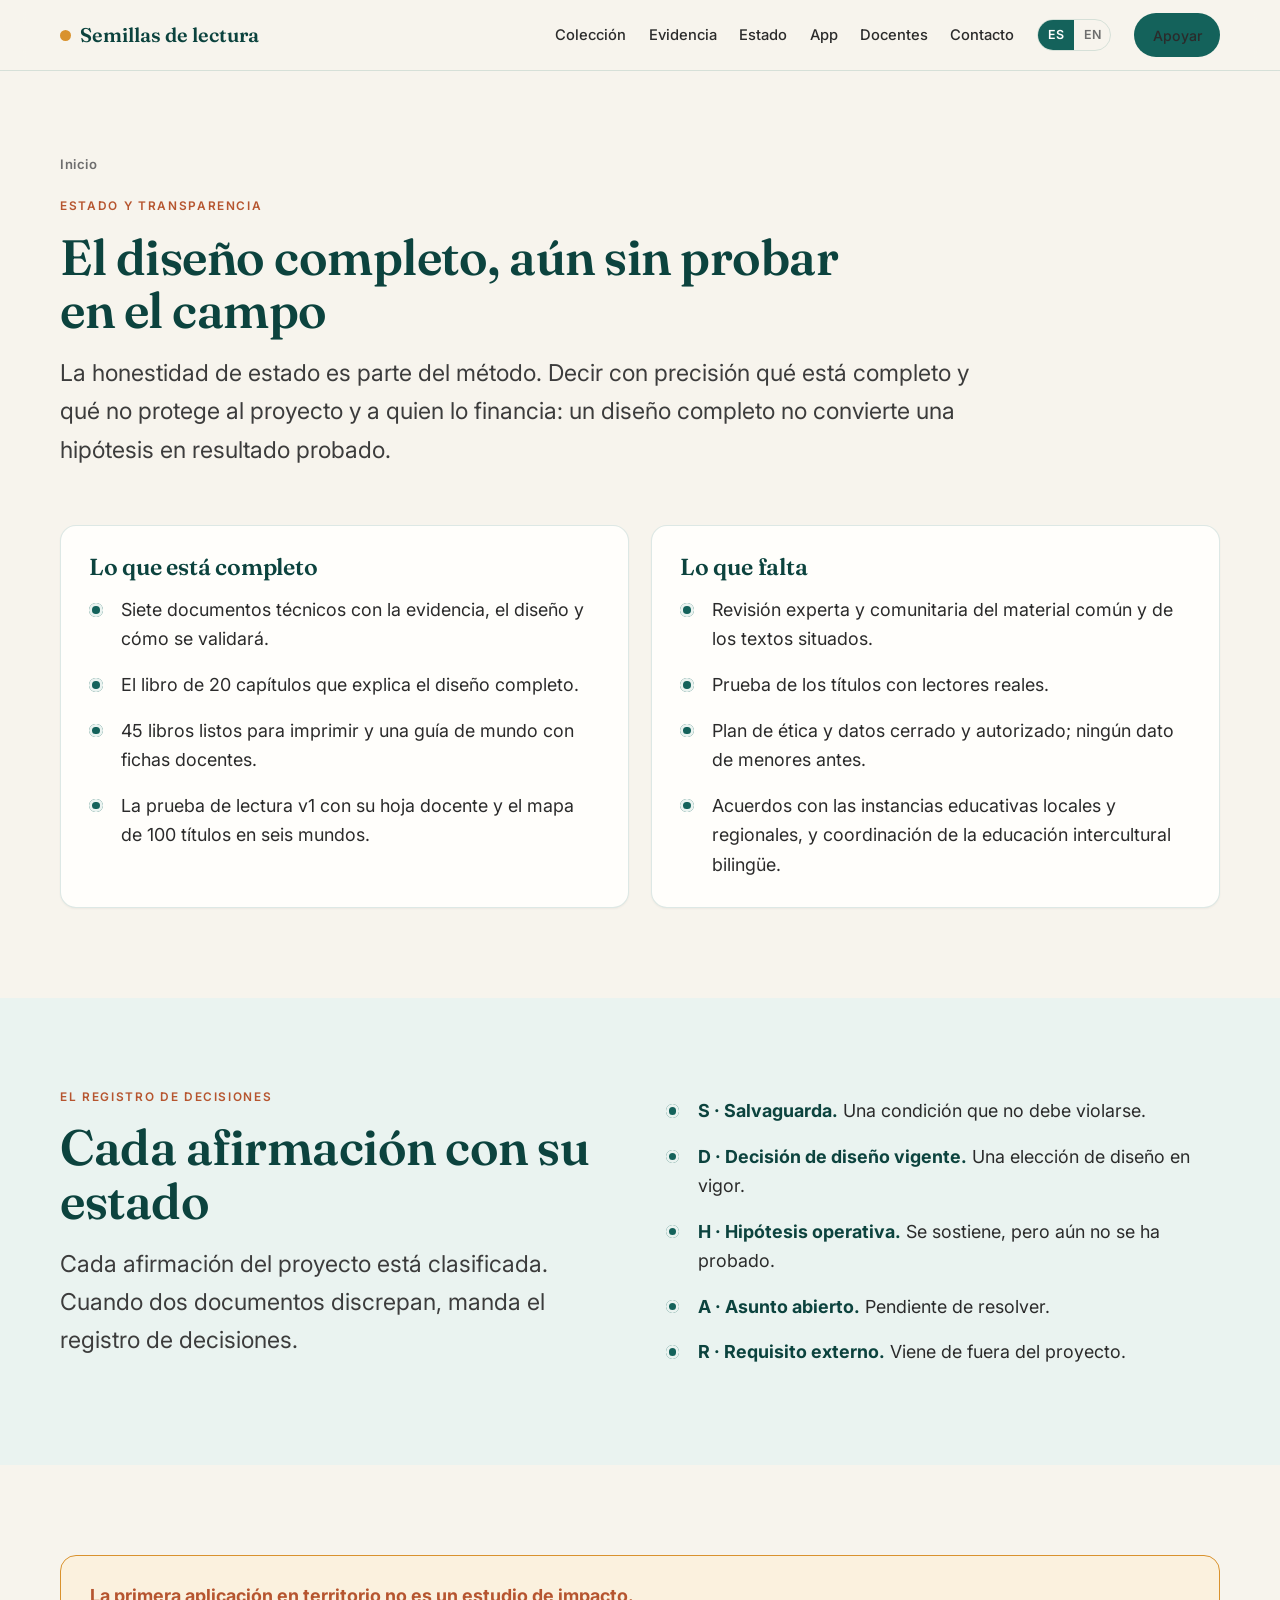
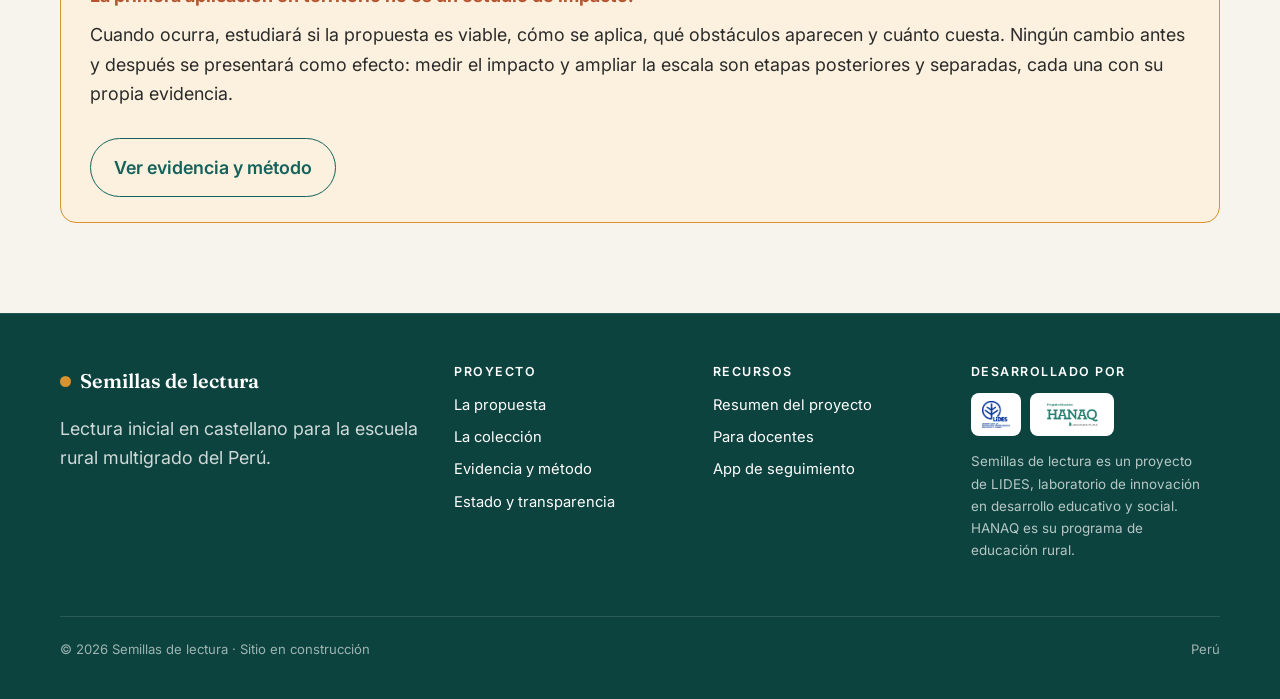
<file: estado/index.html>
<!DOCTYPE html><html lang="es"> <head><meta charset="utf-8"><meta name="viewport" content="width=device-width, initial-scale=1"><title>Estado y transparencia · Semillas de lectura</title><meta name="description" content="Qué está completo y qué falta: el diseño está listo, la prueba en territorio está pendiente."><link rel="canonical" href="https://semillasdelectura.pe/estado/"><link rel="icon" type="image/svg+xml" href="/favicon.svg"><link rel="apple-touch-icon" href="/apple-touch-icon.png"><meta property="og:type" content="website"><meta property="og:site_name" content="Semillas de lectura"><meta property="og:title" content="Estado y transparencia · Semillas de lectura"><meta property="og:description" content="Qué está completo y qué falta: el diseño está listo, la prueba en territorio está pendiente."><meta property="og:url" content="https://semillasdelectura.pe/estado/"><meta property="og:image" content="https://semillasdelectura.pe/og.png"><meta property="og:locale" content="es_PE"><meta name="twitter:card" content="summary_large_image"><link rel="preconnect" href="https://fonts.googleapis.com"><link rel="preconnect" href="https://fonts.gstatic.com" crossorigin><link href="https://fonts.googleapis.com/css2?family=Fraunces:opsz,wght@9..144,400;9..144,500;9..144,600;9..144,700&family=Inter:wght@400;500;600;700&display=swap" rel="stylesheet"><link rel="stylesheet" href="/_astro/index.WQD9s7C7.css"></head> <body> <header class="site-header"> <div class="wrap"> <a class="brand" href="/"> <span class="dot"></span> Semillas de lectura </a> <nav class="nav" aria-label="Principal"> <a href="/coleccion/">Colección</a><a href="/evidencia/">Evidencia</a><a href="/estado/">Estado</a><a href="/app/">App</a><a href="/docentes/">Docentes</a><a href="/#contacto">Contacto</a> <div class="lang"> <a href="/estado/" class="active" aria-current="true"> ES </a><a href="/en/status/" class> EN </a> </div> <a class="btn btn--primary" href="/#contacto" style="padding:.6rem 1.1rem;font-size:.88rem"> Apoyar </a> </nav> </div> </header> <main>  <section class="page-hero"> <div class="wrap"> <a class="breadcrumb" href="/">Inicio</a> <p class="eyebrow" style="margin-top:1.2rem">Estado y transparencia</p> <h1>El diseño completo, aún sin probar en el campo</h1> <p class="lead measure">
La honestidad de estado es parte del método. Decir con precisión qué está completo y qué no
        protege al proyecto y a quien lo financia: un diseño completo no convierte una hipótesis en
        resultado probado.
</p> </div> </section> <section class="section" style="padding-top:1.5rem"> <div class="wrap grid grid--2"> <div class="card" data-reveal> <h3>Lo que está completo</h3> <ul class="checks" style="margin-top:1rem"> <li>Siete documentos técnicos con la evidencia, el diseño y cómo se validará.</li><li>El libro de 20 capítulos que explica el diseño completo.</li><li>45 libros listos para imprimir y una guía de mundo con fichas docentes.</li><li>La prueba de lectura v1 con su hoja docente y el mapa de 100 títulos en seis mundos.</li> </ul> </div> <div class="card" data-reveal> <h3>Lo que falta</h3> <ul class="checks" style="margin-top:1rem"> <li>Revisión experta y comunitaria del material común y de los textos situados.</li><li>Prueba de los títulos con lectores reales.</li><li>Plan de ética y datos cerrado y autorizado; ningún dato de menores antes.</li><li>Acuerdos con las instancias educativas locales y regionales, y coordinación de la educación intercultural bilingüe.</li> </ul> </div> </div> </section> <section class="section section--tint"> <div class="wrap split"> <div data-reveal> <p class="eyebrow">El registro de decisiones</p> <h2>Cada afirmación con su estado</h2> <p class="lead" style="margin-top:1rem">
Cada afirmación del proyecto está clasificada. Cuando dos documentos discrepan, manda el
          registro de decisiones.
</p> </div> <ul class="checks" data-reveal> <li> <strong>S · Salvaguarda.</strong> Una condición que no debe violarse. </li><li> <strong>D · Decisión de diseño vigente.</strong> Una elección de diseño en vigor. </li><li> <strong>H · Hipótesis operativa.</strong> Se sostiene, pero aún no se ha probado. </li><li> <strong>A · Asunto abierto.</strong> Pendiente de resolver. </li><li> <strong>R · Requisito externo.</strong> Viene de fuera del proyecto. </li> </ul> </div> </section> <section class="section"> <div class="wrap"> <div class="callout" data-reveal> <strong>La primera aplicación en territorio no es un estudio de impacto.</strong> <p style="margin-top:.6rem">
Cuando ocurra, estudiará si la propuesta es viable, cómo se aplica, qué obstáculos aparecen
          y cuánto cuesta. Ningún cambio antes y después se presentará como efecto: medir el impacto
          y ampliar la escala son etapas posteriores y separadas, cada una con su propia evidencia.
</p> <div class="actions"> <a class="btn btn--outline" href="/evidencia/">Ver evidencia y método</a> </div> </div> </div> </section>  </main> <footer class="site-footer"> <div class="wrap"> <div class="footer-grid"> <div> <a class="brand" href="/" style="color:#fff"> <span class="dot"></span> Semillas de lectura </a> <p style="margin-top:1rem;max-width:34ch">Lectura inicial en castellano para la escuela rural multigrado del Perú.</p> </div> <div> <h4>Proyecto</h4> <ul> <li><a href="/#propuesta">La propuesta</a></li> <li><a href="/coleccion/">La colección</a></li> <li><a href="/evidencia/">Evidencia y método</a></li> <li><a href="/estado/">Estado y transparencia</a></li> </ul> </div> <div> <h4>Recursos</h4> <ul> <li><a href="/descargas/recursos/resumen-semillas-de-lectura.pdf">Resumen del proyecto</a></li> <li><a href="/docentes/">Para docentes</a></li> <li><a href="/app/">App de seguimiento</a></li> </ul> </div> <div> <h4>Desarrollado por</h4> <div class="partners"> <span class="partner"> <img src="/_astro/lides.CYbPKds-.jpg" alt="LIDES"> </span> <span class="partner"> <img src="/_astro/hanaq.DK8jzokl.png" alt="HANAQ"> </span> </div> <p class="partner-note">Semillas de lectura es un proyecto de LIDES, laboratorio de innovación en desarrollo educativo y social. HANAQ es su programa de educación rural.</p> </div> </div> <div class="footer-note"> <span>© 2026 Semillas de lectura · Sitio en construcción</span> <span>Perú</span> </div> </div> </footer> <script type="module">const t=document.querySelectorAll("[data-reveal]");if("IntersectionObserver"in window){const e=new IntersectionObserver(s=>{s.forEach(r=>{r.isIntersecting&&(r.target.classList.add("is-visible"),e.unobserve(r.target))})},{rootMargin:"0px 0px -10% 0px",threshold:.08});t.forEach(s=>e.observe(s))}else t.forEach(e=>e.classList.add("is-visible"));</script> </body> </html>
</file>
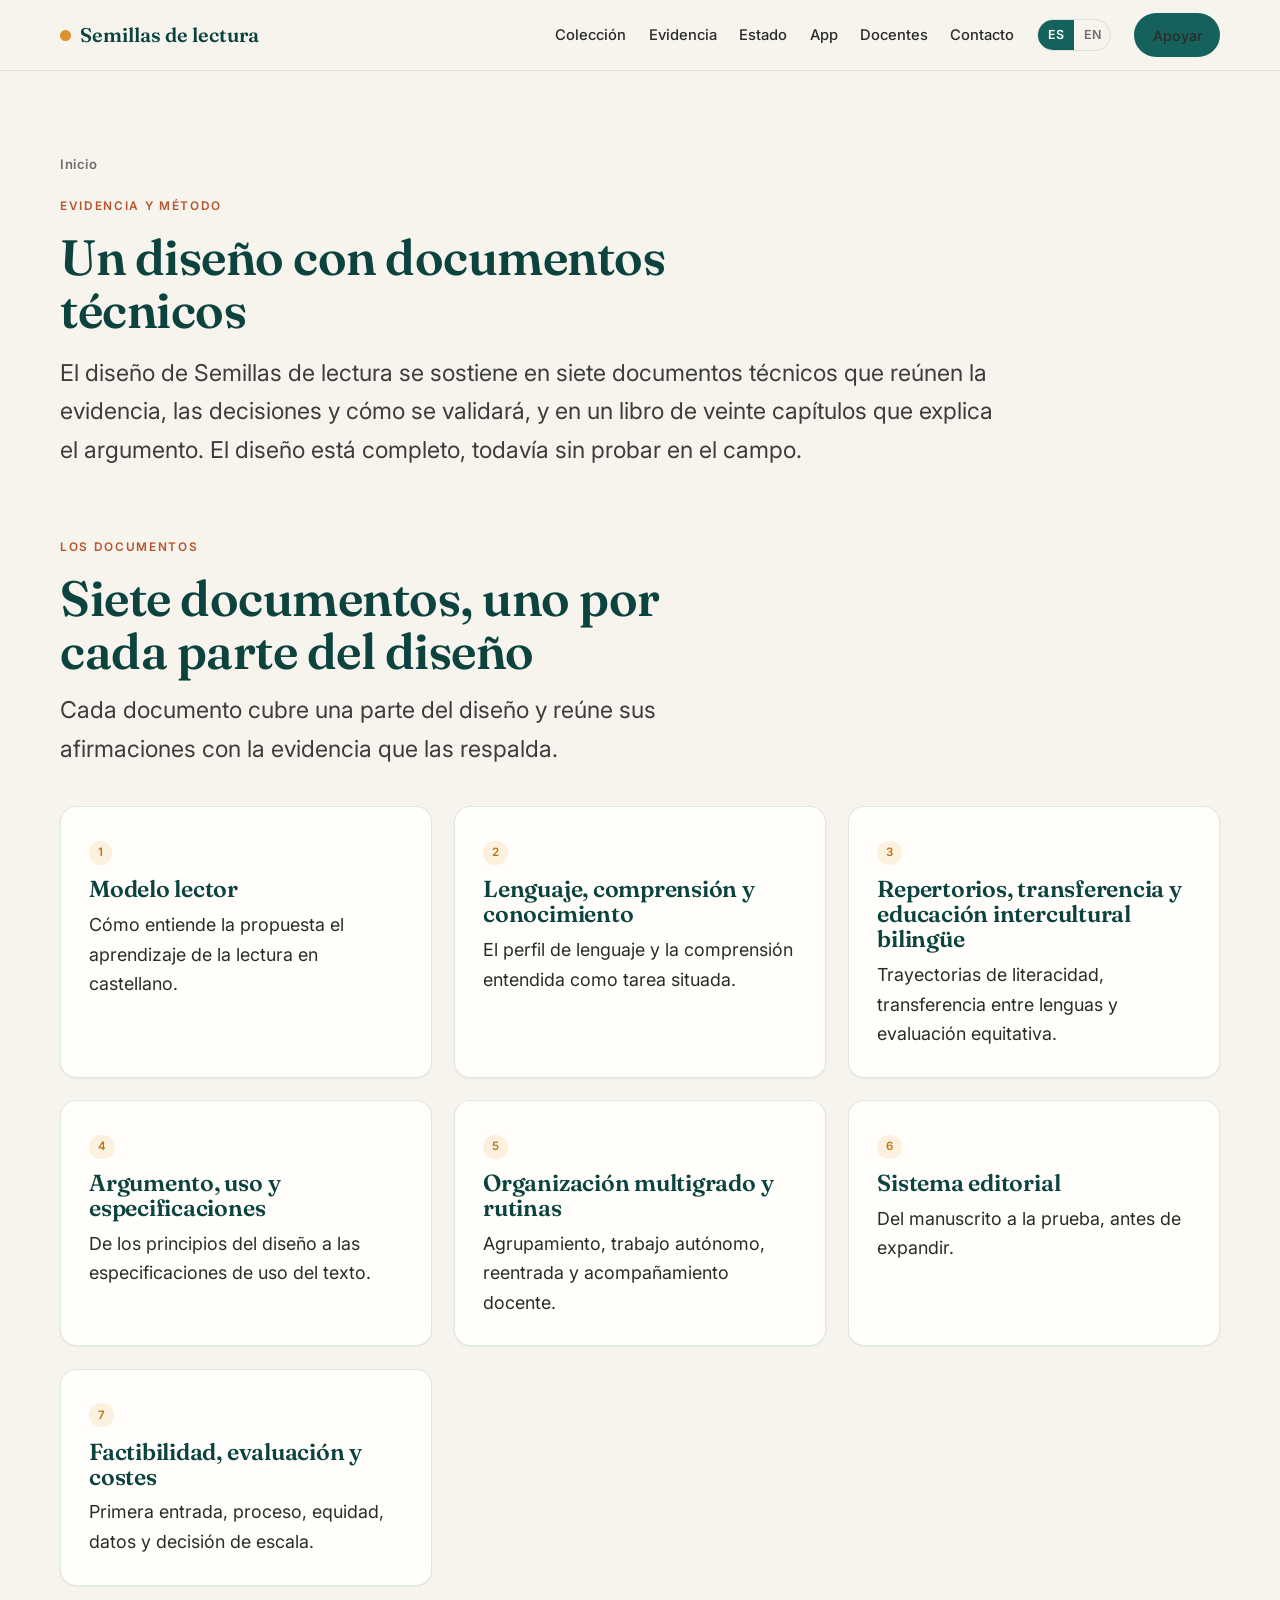
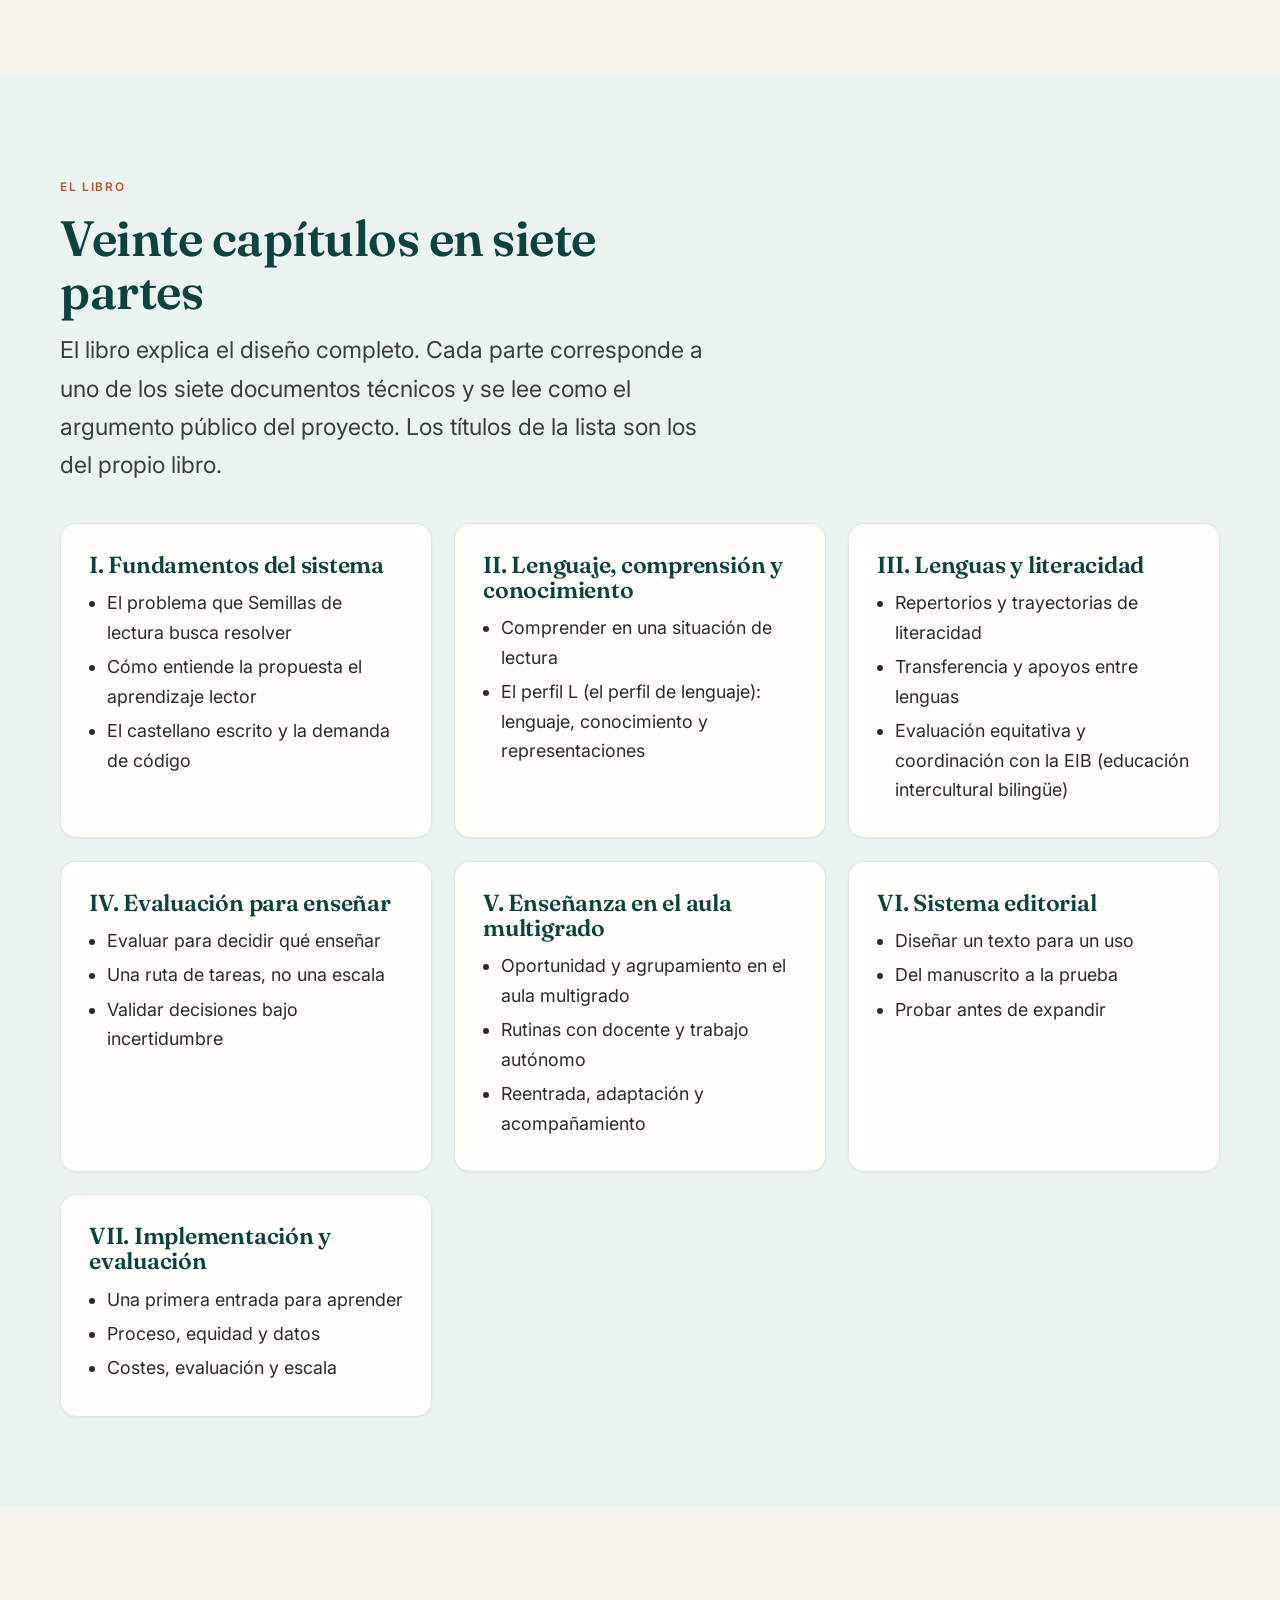
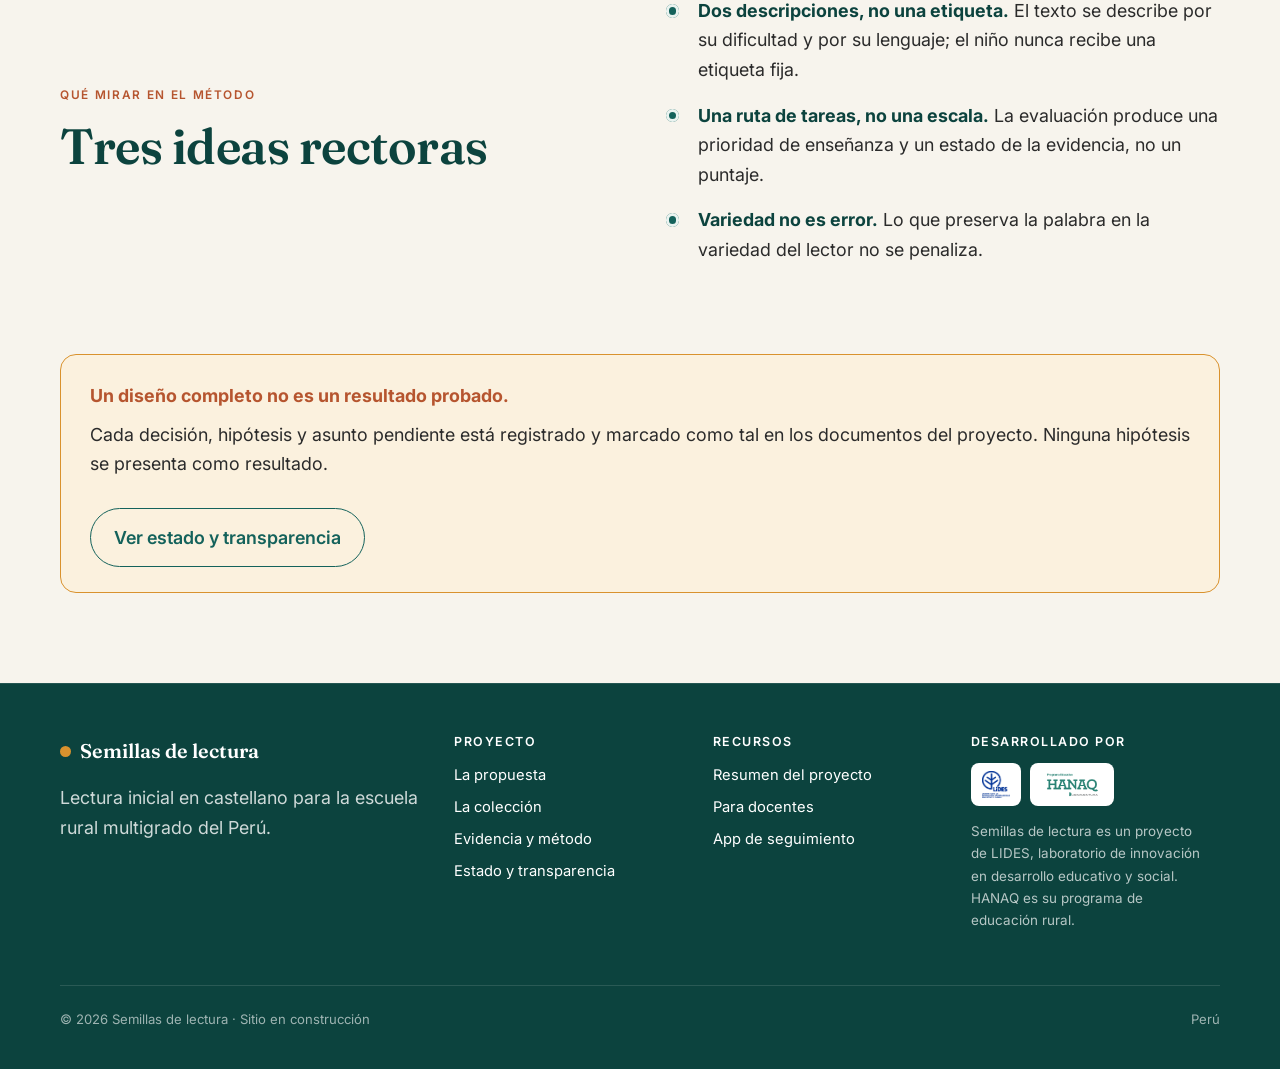
<file: evidencia/index.html>
<!DOCTYPE html><html lang="es"> <head><meta charset="utf-8"><meta name="viewport" content="width=device-width, initial-scale=1"><title>Evidencia y método · Semillas de lectura</title><meta name="description" content="Siete documentos técnicos y un manuscrito de veinte capítulos que sostienen el diseño."><link rel="canonical" href="https://semillasdelectura.pe/evidencia/"><link rel="icon" type="image/svg+xml" href="/favicon.svg"><link rel="apple-touch-icon" href="/apple-touch-icon.png"><meta property="og:type" content="website"><meta property="og:site_name" content="Semillas de lectura"><meta property="og:title" content="Evidencia y método · Semillas de lectura"><meta property="og:description" content="Siete documentos técnicos y un manuscrito de veinte capítulos que sostienen el diseño."><meta property="og:url" content="https://semillasdelectura.pe/evidencia/"><meta property="og:image" content="https://semillasdelectura.pe/og.png"><meta property="og:locale" content="es_PE"><meta name="twitter:card" content="summary_large_image"><link rel="preconnect" href="https://fonts.googleapis.com"><link rel="preconnect" href="https://fonts.gstatic.com" crossorigin><link href="https://fonts.googleapis.com/css2?family=Fraunces:opsz,wght@9..144,400;9..144,500;9..144,600;9..144,700&family=Inter:wght@400;500;600;700&display=swap" rel="stylesheet"><link rel="stylesheet" href="/_astro/index.WQD9s7C7.css"></head> <body> <header class="site-header"> <div class="wrap"> <a class="brand" href="/"> <span class="dot"></span> Semillas de lectura </a> <nav class="nav" aria-label="Principal"> <a href="/coleccion/">Colección</a><a href="/evidencia/">Evidencia</a><a href="/estado/">Estado</a><a href="/app/">App</a><a href="/docentes/">Docentes</a><a href="/#contacto">Contacto</a> <div class="lang"> <a href="/evidencia/" class="active" aria-current="true"> ES </a><a href="/en/evidence/" class> EN </a> </div> <a class="btn btn--primary" href="/#contacto" style="padding:.6rem 1.1rem;font-size:.88rem"> Apoyar </a> </nav> </div> </header> <main>  <section class="page-hero"> <div class="wrap"> <a class="breadcrumb" href="/">Inicio</a> <p class="eyebrow" style="margin-top:1.2rem">Evidencia y método</p> <h1>Un diseño con documentos técnicos</h1> <p class="lead measure">
El diseño de Semillas de lectura se sostiene en siete documentos técnicos que reúnen la
        evidencia, las decisiones y cómo se validará, y en un libro de veinte capítulos que explica
        el argumento. El diseño está completo, todavía sin probar en el campo.
</p> </div> </section> <section class="section" style="padding-top:1.5rem"> <div class="wrap"> <div class="section-head" data-reveal> <p class="eyebrow">Los documentos</p> <h2>Siete documentos, uno por cada parte del diseño</h2> <p class="lead">
Cada documento cubre una parte del diseño y reúne sus afirmaciones con la evidencia que las
          respalda.
</p> </div> <div class="grid grid--2"> <article class="card" data-reveal> <span class="badge">1</span> <h3 style="margin-top:.7rem">Modelo lector</h3> <p>Cómo entiende la propuesta el aprendizaje de la lectura en castellano.</p> </article><article class="card" data-reveal> <span class="badge">2</span> <h3 style="margin-top:.7rem">Lenguaje, comprensión y conocimiento</h3> <p>El perfil de lenguaje y la comprensión entendida como tarea situada.</p> </article><article class="card" data-reveal> <span class="badge">3</span> <h3 style="margin-top:.7rem">Repertorios, transferencia y educación intercultural bilingüe</h3> <p>Trayectorias de literacidad, transferencia entre lenguas y evaluación equitativa.</p> </article><article class="card" data-reveal> <span class="badge">4</span> <h3 style="margin-top:.7rem">Argumento, uso y especificaciones</h3> <p>De los principios del diseño a las especificaciones de uso del texto.</p> </article><article class="card" data-reveal> <span class="badge">5</span> <h3 style="margin-top:.7rem">Organización multigrado y rutinas</h3> <p>Agrupamiento, trabajo autónomo, reentrada y acompañamiento docente.</p> </article><article class="card" data-reveal> <span class="badge">6</span> <h3 style="margin-top:.7rem">Sistema editorial</h3> <p>Del manuscrito a la prueba, antes de expandir.</p> </article><article class="card" data-reveal> <span class="badge">7</span> <h3 style="margin-top:.7rem">Factibilidad, evaluación y costes</h3> <p>Primera entrada, proceso, equidad, datos y decisión de escala.</p> </article> </div> </div> </section> <section class="section section--tint"> <div class="wrap"> <div class="section-head" data-reveal> <p class="eyebrow">El libro</p> <h2>Veinte capítulos en siete partes</h2> <p class="lead">
El libro explica el diseño completo. Cada parte corresponde a uno de los siete documentos
          técnicos y se lee como el argumento público del proyecto. Los títulos de la lista son los
          del propio libro.
</p> </div> <div class="grid grid--2"> <article class="card" data-reveal> <h3>I. Fundamentos del sistema</h3> <ul style="margin:.7rem 0 0;padding-left:1.1rem"> <li style="margin:.3rem 0">El problema que Semillas de lectura busca resolver</li><li style="margin:.3rem 0">Cómo entiende la propuesta el aprendizaje lector</li><li style="margin:.3rem 0">El castellano escrito y la demanda de código</li> </ul> </article><article class="card" data-reveal> <h3>II. Lenguaje, comprensión y conocimiento</h3> <ul style="margin:.7rem 0 0;padding-left:1.1rem"> <li style="margin:.3rem 0">Comprender en una situación de lectura</li><li style="margin:.3rem 0">El perfil L (el perfil de lenguaje): lenguaje, conocimiento y representaciones</li> </ul> </article><article class="card" data-reveal> <h3>III. Lenguas y literacidad</h3> <ul style="margin:.7rem 0 0;padding-left:1.1rem"> <li style="margin:.3rem 0">Repertorios y trayectorias de literacidad</li><li style="margin:.3rem 0">Transferencia y apoyos entre lenguas</li><li style="margin:.3rem 0">Evaluación equitativa y coordinación con la EIB (educación intercultural bilingüe)</li> </ul> </article><article class="card" data-reveal> <h3>IV. Evaluación para enseñar</h3> <ul style="margin:.7rem 0 0;padding-left:1.1rem"> <li style="margin:.3rem 0">Evaluar para decidir qué enseñar</li><li style="margin:.3rem 0">Una ruta de tareas, no una escala</li><li style="margin:.3rem 0">Validar decisiones bajo incertidumbre</li> </ul> </article><article class="card" data-reveal> <h3>V. Enseñanza en el aula multigrado</h3> <ul style="margin:.7rem 0 0;padding-left:1.1rem"> <li style="margin:.3rem 0">Oportunidad y agrupamiento en el aula multigrado</li><li style="margin:.3rem 0">Rutinas con docente y trabajo autónomo</li><li style="margin:.3rem 0">Reentrada, adaptación y acompañamiento</li> </ul> </article><article class="card" data-reveal> <h3>VI. Sistema editorial</h3> <ul style="margin:.7rem 0 0;padding-left:1.1rem"> <li style="margin:.3rem 0">Diseñar un texto para un uso</li><li style="margin:.3rem 0">Del manuscrito a la prueba</li><li style="margin:.3rem 0">Probar antes de expandir</li> </ul> </article><article class="card" data-reveal> <h3>VII. Implementación y evaluación</h3> <ul style="margin:.7rem 0 0;padding-left:1.1rem"> <li style="margin:.3rem 0">Una primera entrada para aprender</li><li style="margin:.3rem 0">Proceso, equidad y datos</li><li style="margin:.3rem 0">Costes, evaluación y escala</li> </ul> </article> </div> </div> </section> <section class="section"> <div class="wrap split"> <div data-reveal> <p class="eyebrow">Qué mirar en el método</p> <h2>Tres ideas rectoras</h2> </div> <ul class="checks" data-reveal> <li> <strong>Dos descripciones, no una etiqueta.</strong> El texto se describe por su dificultad
          y por su lenguaje; el niño nunca recibe una etiqueta fija.
</li> <li> <strong>Una ruta de tareas, no una escala.</strong> La evaluación produce una prioridad de
          enseñanza y un estado de la evidencia, no un puntaje.
</li> <li> <strong>Variedad no es error.</strong> Lo que preserva la palabra en la variedad del lector
          no se penaliza.
</li> </ul> </div> </section> <section class="section" style="padding-top:0"> <div class="wrap"> <div class="callout" data-reveal> <strong>Un diseño completo no es un resultado probado.</strong> <p style="margin-top:.6rem">
Cada decisión, hipótesis y asunto pendiente está registrado y marcado como tal en los
          documentos del proyecto. Ninguna hipótesis se presenta como resultado.
</p> <div class="actions"> <a class="btn btn--outline" href="/estado/">Ver estado y transparencia</a> </div> </div> </div> </section>  </main> <footer class="site-footer"> <div class="wrap"> <div class="footer-grid"> <div> <a class="brand" href="/" style="color:#fff"> <span class="dot"></span> Semillas de lectura </a> <p style="margin-top:1rem;max-width:34ch">Lectura inicial en castellano para la escuela rural multigrado del Perú.</p> </div> <div> <h4>Proyecto</h4> <ul> <li><a href="/#propuesta">La propuesta</a></li> <li><a href="/coleccion/">La colección</a></li> <li><a href="/evidencia/">Evidencia y método</a></li> <li><a href="/estado/">Estado y transparencia</a></li> </ul> </div> <div> <h4>Recursos</h4> <ul> <li><a href="/descargas/recursos/resumen-semillas-de-lectura.pdf">Resumen del proyecto</a></li> <li><a href="/docentes/">Para docentes</a></li> <li><a href="/app/">App de seguimiento</a></li> </ul> </div> <div> <h4>Desarrollado por</h4> <div class="partners"> <span class="partner"> <img src="/_astro/lides.CYbPKds-.jpg" alt="LIDES"> </span> <span class="partner"> <img src="/_astro/hanaq.DK8jzokl.png" alt="HANAQ"> </span> </div> <p class="partner-note">Semillas de lectura es un proyecto de LIDES, laboratorio de innovación en desarrollo educativo y social. HANAQ es su programa de educación rural.</p> </div> </div> <div class="footer-note"> <span>© 2026 Semillas de lectura · Sitio en construcción</span> <span>Perú</span> </div> </div> </footer> <script type="module">const t=document.querySelectorAll("[data-reveal]");if("IntersectionObserver"in window){const e=new IntersectionObserver(s=>{s.forEach(r=>{r.isIntersecting&&(r.target.classList.add("is-visible"),e.unobserve(r.target))})},{rootMargin:"0px 0px -10% 0px",threshold:.08});t.forEach(s=>e.observe(s))}else t.forEach(e=>e.classList.add("is-visible"));</script> </body> </html>
</file>
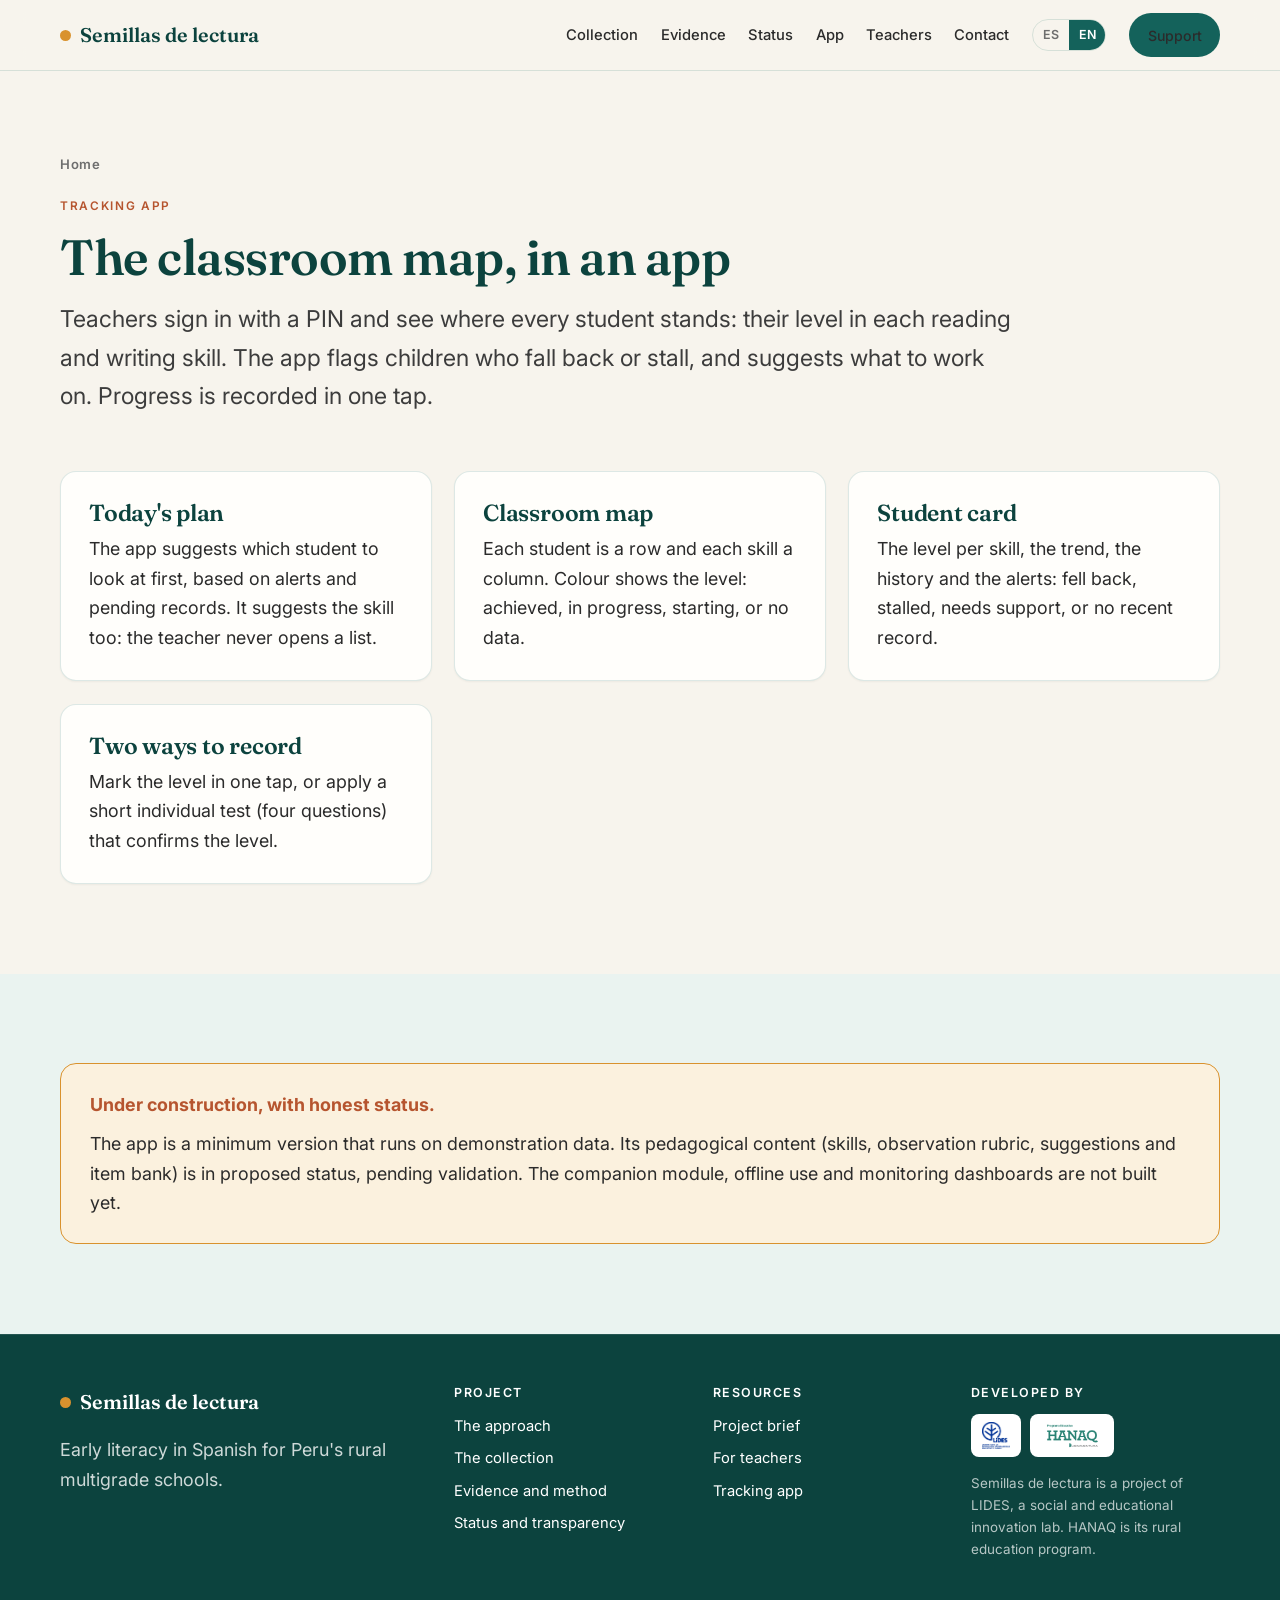
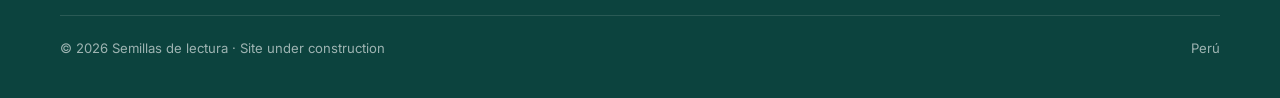
<file: en/app/index.html>
<!DOCTYPE html><html lang="en"> <head><meta charset="utf-8"><meta name="viewport" content="width=device-width, initial-scale=1"><title>Tracking app · Semillas de lectura</title><meta name="description" content="An app under construction for teachers to track every student's progress: classroom map, alerts and suggestions."><link rel="canonical" href="https://semillasdelectura.pe/en/app/"><link rel="icon" type="image/svg+xml" href="/favicon.svg"><link rel="apple-touch-icon" href="/apple-touch-icon.png"><meta property="og:type" content="website"><meta property="og:site_name" content="Semillas de lectura"><meta property="og:title" content="Tracking app · Semillas de lectura"><meta property="og:description" content="An app under construction for teachers to track every student's progress: classroom map, alerts and suggestions."><meta property="og:url" content="https://semillasdelectura.pe/en/app/"><meta property="og:image" content="https://semillasdelectura.pe/og.png"><meta property="og:locale" content="en_US"><meta name="twitter:card" content="summary_large_image"><link rel="preconnect" href="https://fonts.googleapis.com"><link rel="preconnect" href="https://fonts.gstatic.com" crossorigin><link href="https://fonts.googleapis.com/css2?family=Fraunces:opsz,wght@9..144,400;9..144,500;9..144,600;9..144,700&family=Inter:wght@400;500;600;700&display=swap" rel="stylesheet"><link rel="stylesheet" href="/_astro/index.WQD9s7C7.css"></head> <body> <header class="site-header"> <div class="wrap"> <a class="brand" href="/en/"> <span class="dot"></span> Semillas de lectura </a> <nav class="nav" aria-label="Principal"> <a href="/en/collection/">Collection</a><a href="/en/evidence/">Evidence</a><a href="/en/status/">Status</a><a href="/en/app/">App</a><a href="/en/teachers/">Teachers</a><a href="/en/#contacto">Contact</a> <div class="lang"> <a href="/app/" class> ES </a><a href="/en/app/" class="active" aria-current="true"> EN </a> </div> <a class="btn btn--primary" href="/en/#contacto" style="padding:.6rem 1.1rem;font-size:.88rem"> Support </a> </nav> </div> </header> <main>  <section class="page-hero"> <div class="wrap"> <a class="breadcrumb" href="/en/">Home</a> <p class="eyebrow" style="margin-top:1.2rem">Tracking app</p> <h1>The classroom map, in an app</h1> <p class="lead measure">
Teachers sign in with a PIN and see where every student stands: their level in each reading
        and writing skill. The app flags children who fall back or stall, and suggests what to work
        on. Progress is recorded in one tap.
</p> </div> </section> <section class="section" style="padding-top:1.5rem"> <div class="wrap grid grid--2"> <article class="card" data-reveal> <h3>Today&#39;s plan</h3> <p>The app suggests which student to look at first, based on alerts and pending records. It suggests the skill too: the teacher never opens a list.</p> </article><article class="card" data-reveal> <h3>Classroom map</h3> <p>Each student is a row and each skill a column. Colour shows the level: achieved, in progress, starting, or no data.</p> </article><article class="card" data-reveal> <h3>Student card</h3> <p>The level per skill, the trend, the history and the alerts: fell back, stalled, needs support, or no recent record.</p> </article><article class="card" data-reveal> <h3>Two ways to record</h3> <p>Mark the level in one tap, or apply a short individual test (four questions) that confirms the level.</p> </article> </div> </section>  <section class="section section--tint"> <div class="wrap"> <div class="callout" data-reveal> <strong>Under construction, with honest status.</strong> <p style="margin-top:.6rem">
The app is a minimum version that runs on demonstration data. Its pedagogical content
          (skills, observation rubric, suggestions and item bank) is in proposed status, pending
          validation. The companion module, offline use and monitoring dashboards are not built
          yet.
</p> </div> </div> </section>  </main> <footer class="site-footer"> <div class="wrap"> <div class="footer-grid"> <div> <a class="brand" href="/en/" style="color:#fff"> <span class="dot"></span> Semillas de lectura </a> <p style="margin-top:1rem;max-width:34ch">Early literacy in Spanish for Peru&#39;s rural multigrade schools.</p> </div> <div> <h4>Project</h4> <ul> <li><a href="/en/#propuesta">The approach</a></li> <li><a href="/en/collection/">The collection</a></li> <li><a href="/en/evidence/">Evidence and method</a></li> <li><a href="/en/status/">Status and transparency</a></li> </ul> </div> <div> <h4>Resources</h4> <ul> <li><a href="/descargas/recursos/resumen-semillas-de-lectura.pdf">Project brief</a></li> <li><a href="/en/teachers/">For teachers</a></li> <li><a href="/en/app/">Tracking app</a></li> </ul> </div> <div> <h4>Developed by</h4> <div class="partners"> <span class="partner"> <img src="/_astro/lides.CYbPKds-.jpg" alt="LIDES"> </span> <span class="partner"> <img src="/_astro/hanaq.DK8jzokl.png" alt="HANAQ"> </span> </div> <p class="partner-note">Semillas de lectura is a project of LIDES, a social and educational innovation lab. HANAQ is its rural education program.</p> </div> </div> <div class="footer-note"> <span>© 2026 Semillas de lectura · Site under construction</span> <span>Perú</span> </div> </div> </footer> <script type="module">const t=document.querySelectorAll("[data-reveal]");if("IntersectionObserver"in window){const e=new IntersectionObserver(s=>{s.forEach(r=>{r.isIntersecting&&(r.target.classList.add("is-visible"),e.unobserve(r.target))})},{rootMargin:"0px 0px -10% 0px",threshold:.08});t.forEach(s=>e.observe(s))}else t.forEach(e=>e.classList.add("is-visible"));</script> </body> </html>
</file>
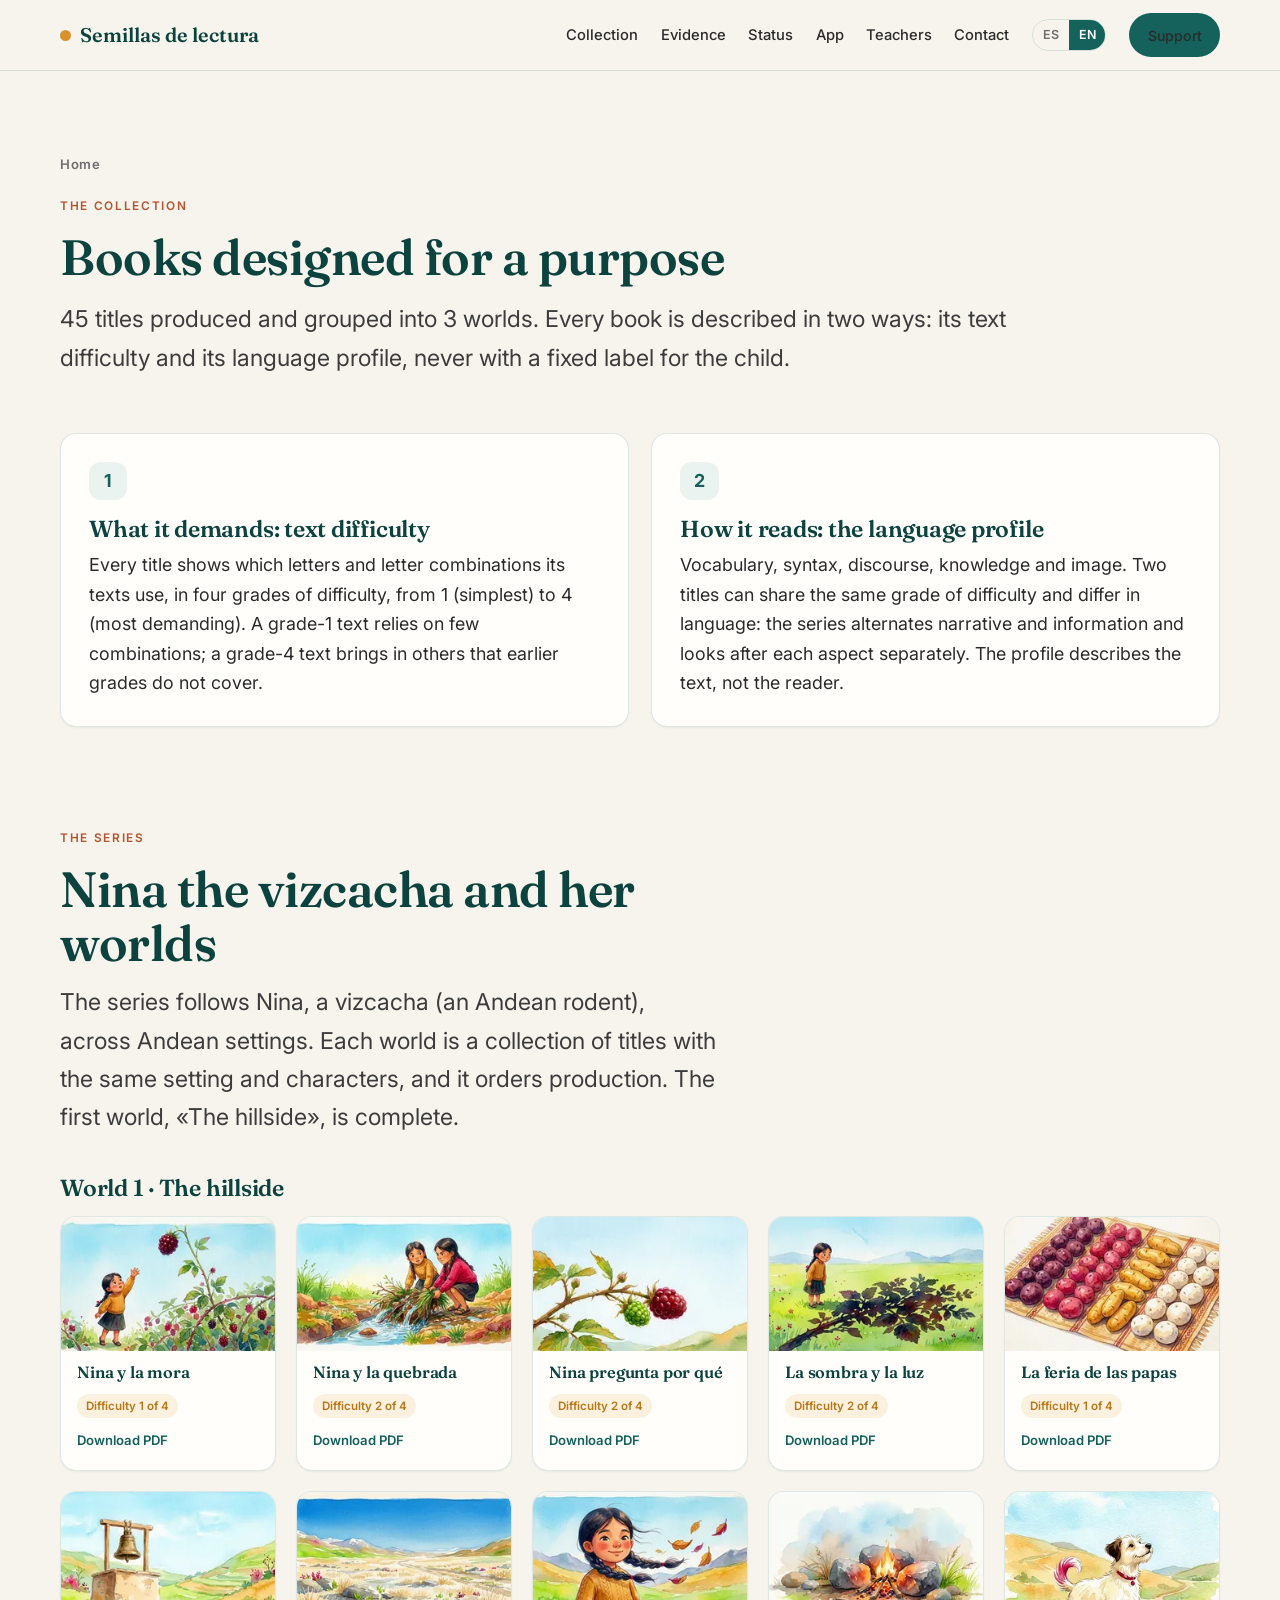
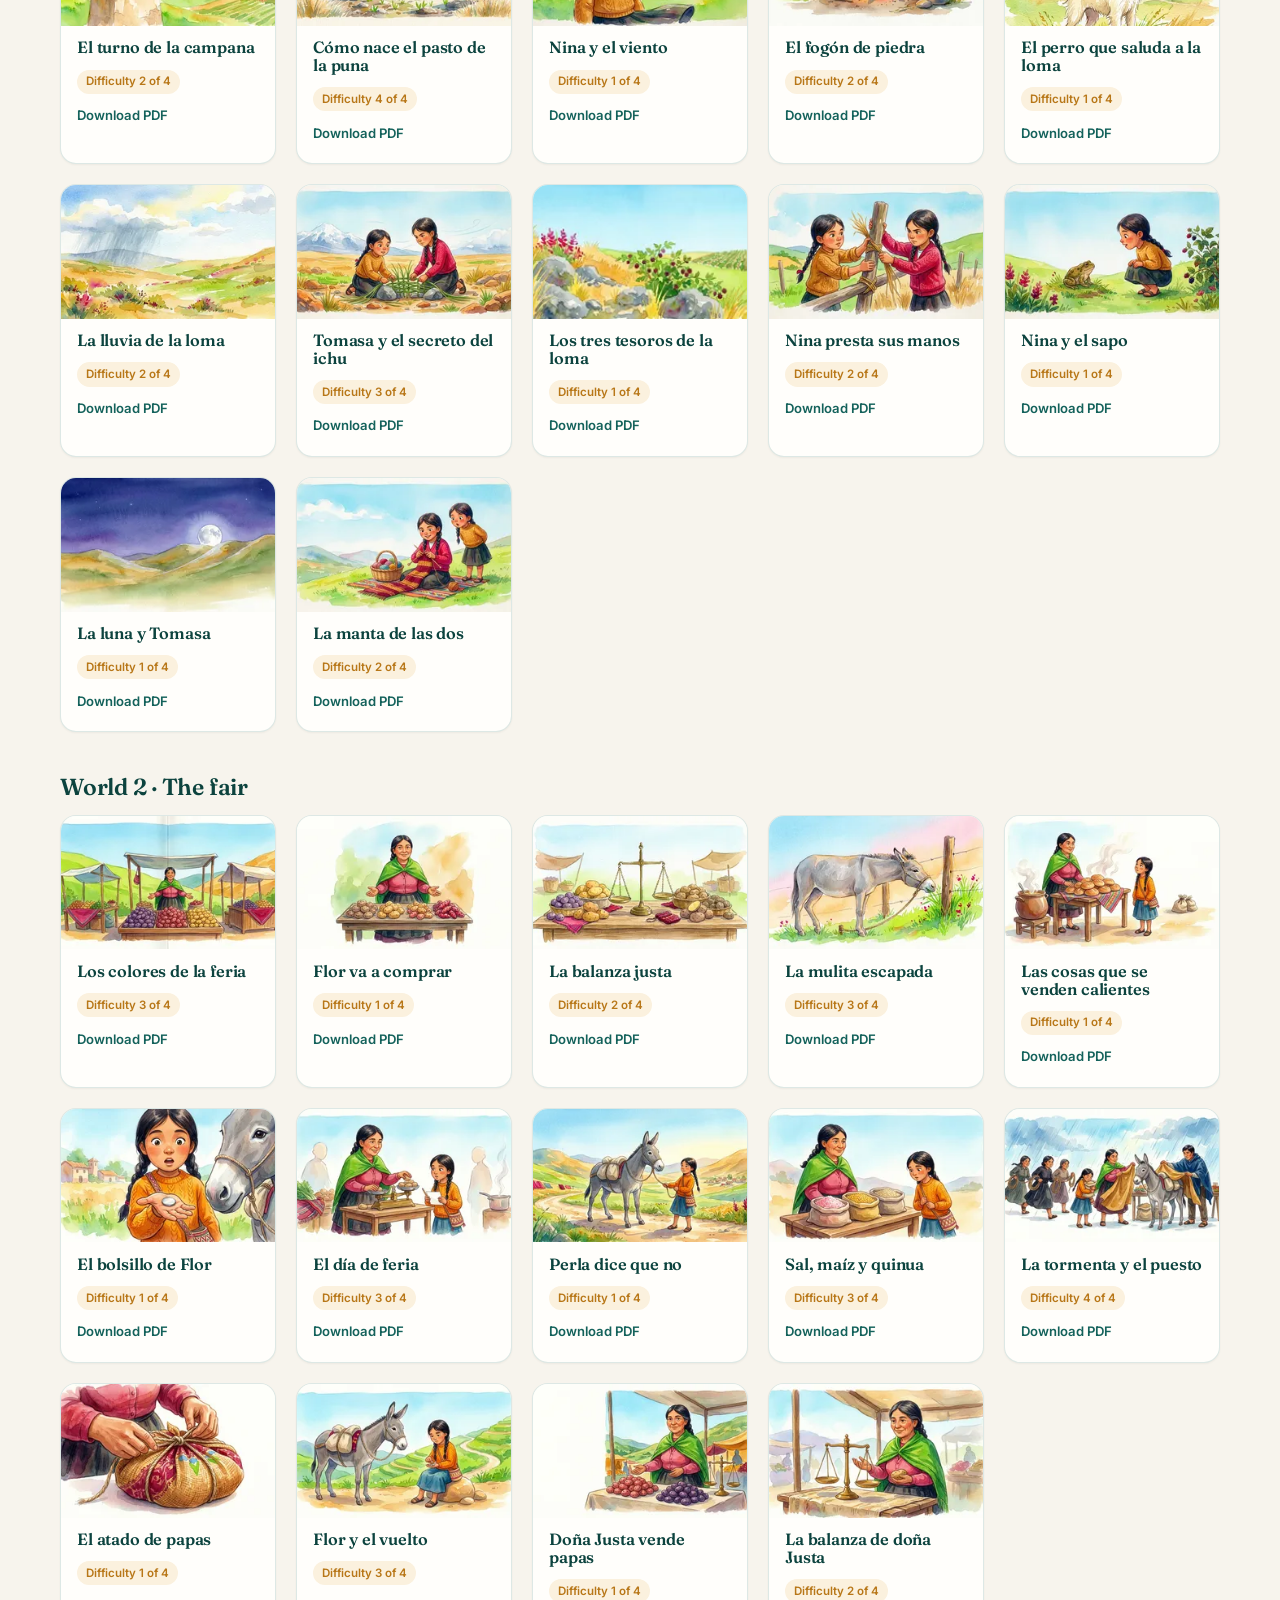
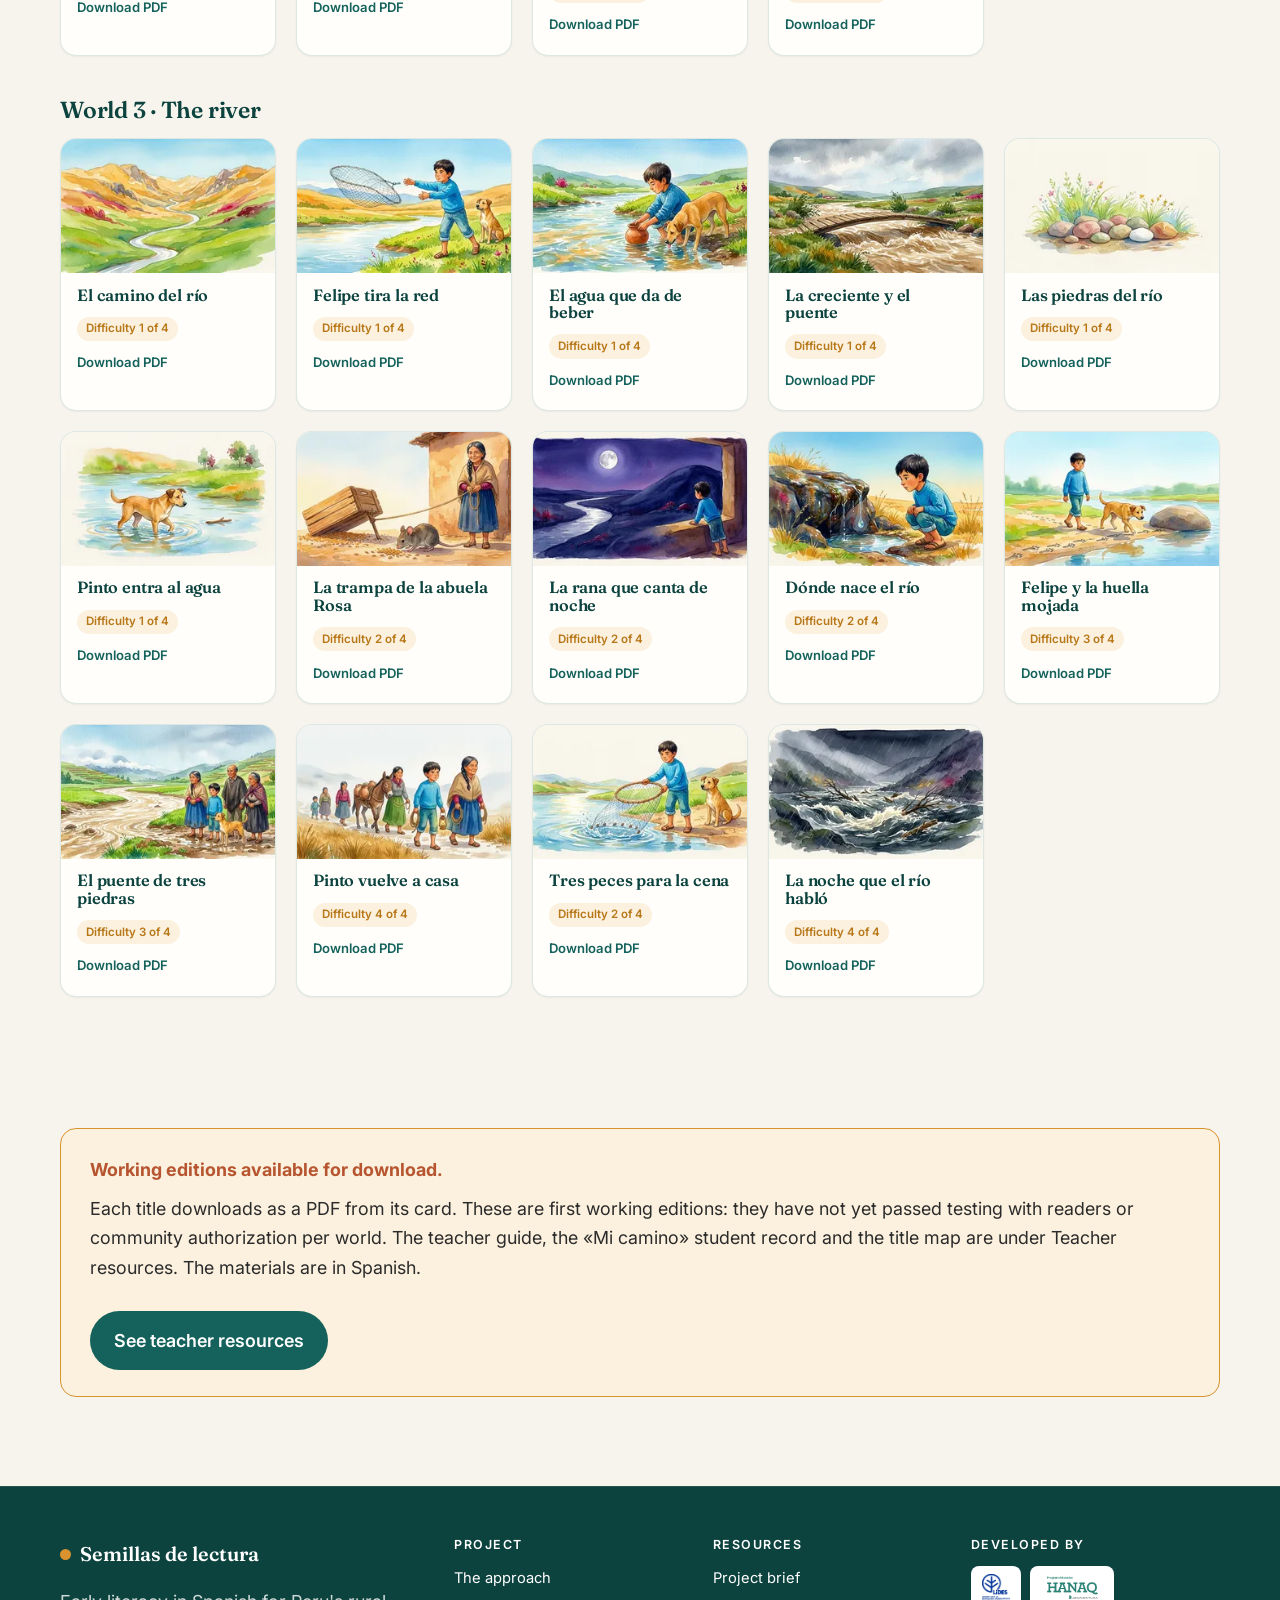
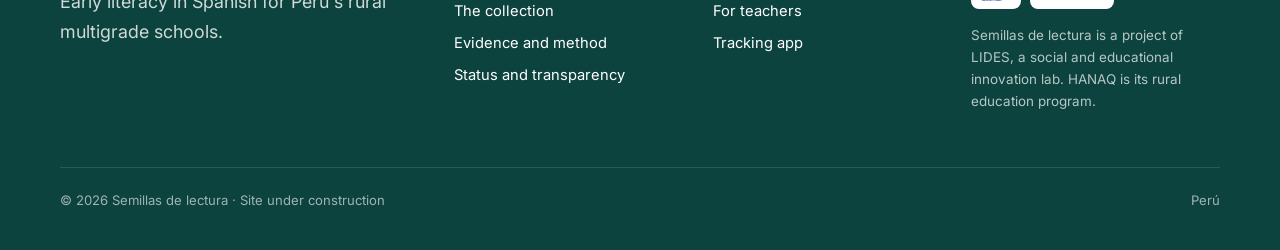
<file: en/collection/index.html>
<!DOCTYPE html><html lang="en"> <head><meta charset="utf-8"><meta name="viewport" content="width=device-width, initial-scale=1"><title>The collection · Semillas de lectura</title><meta name="description" content="45 books with original watercolors, described by their text difficulty and their language profile."><link rel="canonical" href="https://semillasdelectura.pe/en/collection/"><link rel="icon" type="image/svg+xml" href="/favicon.svg"><link rel="apple-touch-icon" href="/apple-touch-icon.png"><meta property="og:type" content="website"><meta property="og:site_name" content="Semillas de lectura"><meta property="og:title" content="The collection · Semillas de lectura"><meta property="og:description" content="45 books with original watercolors, described by their text difficulty and their language profile."><meta property="og:url" content="https://semillasdelectura.pe/en/collection/"><meta property="og:image" content="https://semillasdelectura.pe/og.png"><meta property="og:locale" content="en_US"><meta name="twitter:card" content="summary_large_image"><link rel="preconnect" href="https://fonts.googleapis.com"><link rel="preconnect" href="https://fonts.gstatic.com" crossorigin><link href="https://fonts.googleapis.com/css2?family=Fraunces:opsz,wght@9..144,400;9..144,500;9..144,600;9..144,700&family=Inter:wght@400;500;600;700&display=swap" rel="stylesheet"><link rel="stylesheet" href="/_astro/index.WQD9s7C7.css">
<style>.books-group[data-astro-cid-faalltie]{margin-bottom:2.6rem}.books-group[data-astro-cid-faalltie] h3[data-astro-cid-faalltie]{margin-bottom:1rem}
</style></head> <body> <header class="site-header"> <div class="wrap"> <a class="brand" href="/en/"> <span class="dot"></span> Semillas de lectura </a> <nav class="nav" aria-label="Principal"> <a href="/en/collection/">Collection</a><a href="/en/evidence/">Evidence</a><a href="/en/status/">Status</a><a href="/en/app/">App</a><a href="/en/teachers/">Teachers</a><a href="/en/#contacto">Contact</a> <div class="lang"> <a href="/coleccion/" class> ES </a><a href="/en/collection/" class="active" aria-current="true"> EN </a> </div> <a class="btn btn--primary" href="/en/#contacto" style="padding:.6rem 1.1rem;font-size:.88rem"> Support </a> </nav> </div> </header> <main>  <section class="page-hero"> <div class="wrap"> <a class="breadcrumb" href="/en/">Home</a> <p class="eyebrow" style="margin-top:1.2rem">The collection</p> <h1>Books designed for a purpose</h1> <p class="lead measure"> 45 titles produced and grouped into 3 worlds. Every book is described in
        two ways: its text difficulty and its language profile, never with a fixed label for the
        child.
</p> </div> </section> <section class="section" style="padding-top:1.5rem"> <div class="wrap grid grid--2"> <article class="card" data-reveal> <span class="card__kicker">1</span> <h3>What it demands: text difficulty</h3> <p>
Every title shows which letters and letter combinations its texts use, in four grades of
          difficulty, from 1 (simplest) to 4 (most demanding). A grade-1 text relies on few
          combinations; a grade-4 text brings in others that earlier grades do not cover.
</p> </article> <article class="card" data-reveal> <span class="card__kicker">2</span> <h3>How it reads: the language profile</h3> <p>
Vocabulary, syntax, discourse, knowledge and image. Two titles can share the same grade of
          difficulty and differ in language: the series alternates narrative and information and
          looks after each aspect separately. The profile describes the text, not the reader.
</p> </article> </div> </section> <section class="section" style="padding-top:0"> <div class="wrap"> <div class="section-head" data-reveal> <p class="eyebrow">The series</p> <h2>Nina the vizcacha and her worlds</h2> <p class="lead">
The series follows Nina, a vizcacha (an Andean rodent), across Andean settings. Each world
          is a collection of titles with the same setting and characters, and it orders production.
          The first world, «The hillside», is complete.
</p> </div> <div class="books-group" data-reveal data-astro-cid-faalltie><h3 data-astro-cid-faalltie>World 1 · The hillside</h3><div class="books" data-astro-cid-faalltie><article class="book" data-astro-cid-faalltie><img src="/_astro/t01-e2.sLxuj5t8_15q7Nx.webp" srcset="/_astro/t01-e2.sLxuj5t8_RbbiI.webp 300w, /_astro/t01-e2.sLxuj5t8_1Rnuko.webp 600w" alt="Cover of Nina y la mora" sizes="(max-width: 700px) 45vw, 220px" data-astro-cid-faalltie="true" loading="lazy" decoding="async" fetchpriority="auto" width="1408" height="768"><div class="book__meta" data-astro-cid-faalltie><h4 data-astro-cid-faalltie>Nina y la mora</h4><span class="badge" data-astro-cid-faalltie>Difficulty 1 of 4</span><a class="book__dl" href="/descargas/libros/t01-nina-y-la-mora.pdf" download data-astro-cid-faalltie>Download PDF</a></div></article><article class="book" data-astro-cid-faalltie><img src="/_astro/t03-e3.Bn-raiil_ZwWPAC.webp" srcset="/_astro/t03-e3.Bn-raiil_DXd2w.webp 300w, /_astro/t03-e3.Bn-raiil_1Eaw4c.webp 600w" alt="Cover of Nina y la quebrada" sizes="(max-width: 700px) 45vw, 220px" data-astro-cid-faalltie="true" loading="lazy" decoding="async" fetchpriority="auto" width="1408" height="768"><div class="book__meta" data-astro-cid-faalltie><h4 data-astro-cid-faalltie>Nina y la quebrada</h4><span class="badge" data-astro-cid-faalltie>Difficulty 2 of 4</span><a class="book__dl" href="/descargas/libros/t03-nina-y-la-quebrada.pdf" download data-astro-cid-faalltie>Download PDF</a></div></article><article class="book" data-astro-cid-faalltie><img src="/_astro/w103-e2.fLUdlv_I_Z1RNAmy.webp" srcset="/_astro/w103-e2.fLUdlv_I_1c2yXV.webp 300w, /_astro/w103-e2.fLUdlv_I_Z1fdb8v.webp 600w" alt="Cover of Nina pregunta por qué" sizes="(max-width: 700px) 45vw, 220px" data-astro-cid-faalltie="true" loading="lazy" decoding="async" fetchpriority="auto" width="1408" height="768"><div class="book__meta" data-astro-cid-faalltie><h4 data-astro-cid-faalltie>Nina pregunta por qué</h4><span class="badge" data-astro-cid-faalltie>Difficulty 2 of 4</span><a class="book__dl" href="/descargas/libros/w103-nina-pregunta-por-que.pdf" download data-astro-cid-faalltie>Download PDF</a></div></article><article class="book" data-astro-cid-faalltie><img src="/_astro/w104-e3.R_a1YE_q_Z2hXkfQ.webp" srcset="/_astro/w104-e3.R_a1YE_q_2agpoy.webp 300w, /_astro/w104-e3.R_a1YE_q_ZgYkHS.webp 600w" alt="Cover of La sombra y la luz" sizes="(max-width: 700px) 45vw, 220px" data-astro-cid-faalltie="true" loading="lazy" decoding="async" fetchpriority="auto" width="1408" height="768"><div class="book__meta" data-astro-cid-faalltie><h4 data-astro-cid-faalltie>La sombra y la luz</h4><span class="badge" data-astro-cid-faalltie>Difficulty 2 of 4</span><a class="book__dl" href="/descargas/libros/w104-la-sombra-y-la-luz.pdf" download data-astro-cid-faalltie>Download PDF</a></div></article><article class="book" data-astro-cid-faalltie><img src="/_astro/w105-e2.Df4O6lzq_1nePKT.webp" srcset="/_astro/w105-e2.Df4O6lzq_Z2iFlyg.webp 300w, /_astro/w105-e2.Df4O6lzq_kg28e.webp 600w" alt="Cover of La feria de las papas" sizes="(max-width: 700px) 45vw, 220px" data-astro-cid-faalltie="true" loading="lazy" decoding="async" fetchpriority="auto" width="1408" height="768"><div class="book__meta" data-astro-cid-faalltie><h4 data-astro-cid-faalltie>La feria de las papas</h4><span class="badge" data-astro-cid-faalltie>Difficulty 1 of 4</span><a class="book__dl" href="/descargas/libros/w105-la-feria-de-las-papas.pdf" download data-astro-cid-faalltie>Download PDF</a></div></article><article class="book" data-astro-cid-faalltie><img src="/_astro/w106-e1.AVZybhZU_ZyYQnu.webp" srcset="/_astro/w106-e1.AVZybhZU_Z22vcxj.webp 300w, /_astro/w106-e1.AVZybhZU_Aqb9b.webp 600w" alt="Cover of El turno de la campana" sizes="(max-width: 700px) 45vw, 220px" data-astro-cid-faalltie="true" loading="lazy" decoding="async" fetchpriority="auto" width="1408" height="768"><div class="book__meta" data-astro-cid-faalltie><h4 data-astro-cid-faalltie>El turno de la campana</h4><span class="badge" data-astro-cid-faalltie>Difficulty 2 of 4</span><a class="book__dl" href="/descargas/libros/w106-el-turno-de-la-campana.pdf" download data-astro-cid-faalltie>Download PDF</a></div></article><article class="book" data-astro-cid-faalltie><img src="/_astro/w107-e1.T4I17C34_ZMU4wg.webp" srcset="/_astro/w107-e1.T4I17C34_ZXainv.webp 300w, /_astro/w107-e1.T4I17C34_Z2mpus.webp 600w" alt="Cover of Cómo nace el pasto de la puna" sizes="(max-width: 700px) 45vw, 220px" data-astro-cid-faalltie="true" loading="lazy" decoding="async" fetchpriority="auto" width="1376" height="768"><div class="book__meta" data-astro-cid-faalltie><h4 data-astro-cid-faalltie>Cómo nace el pasto de la puna</h4><span class="badge" data-astro-cid-faalltie>Difficulty 4 of 4</span><a class="book__dl" href="/descargas/libros/w107-como-nace-el-pasto.pdf" download data-astro-cid-faalltie>Download PDF</a></div></article><article class="book" data-astro-cid-faalltie><img src="/_astro/w108-e1.BvR2Yei-_Z1K8J2W.webp" srcset="/_astro/w108-e1.BvR2Yei-_Z1zNYDC.webp 300w, /_astro/w108-e1.BvR2Yei-_137o2R.webp 600w" alt="Cover of Nina y el viento" sizes="(max-width: 700px) 45vw, 220px" data-astro-cid-faalltie="true" loading="lazy" decoding="async" fetchpriority="auto" width="1408" height="768"><div class="book__meta" data-astro-cid-faalltie><h4 data-astro-cid-faalltie>Nina y el viento</h4><span class="badge" data-astro-cid-faalltie>Difficulty 1 of 4</span><a class="book__dl" href="/descargas/libros/w108-nina-y-el-viento.pdf" download data-astro-cid-faalltie>Download PDF</a></div></article><article class="book" data-astro-cid-faalltie><img src="/_astro/w109-e2.fu4FG2HN_1CjPej.webp" srcset="/_astro/w109-e2.fu4FG2HN_Z6bGh.webp 300w, /_astro/w109-e2.fu4FG2HN_Z2rlVNI.webp 600w" alt="Cover of El fogón de piedra" sizes="(max-width: 700px) 45vw, 220px" data-astro-cid-faalltie="true" loading="lazy" decoding="async" fetchpriority="auto" width="1408" height="768"><div class="book__meta" data-astro-cid-faalltie><h4 data-astro-cid-faalltie>El fogón de piedra</h4><span class="badge" data-astro-cid-faalltie>Difficulty 2 of 4</span><a class="book__dl" href="/descargas/libros/w109-el-fogon-de-piedra.pdf" download data-astro-cid-faalltie>Download PDF</a></div></article><article class="book" data-astro-cid-faalltie><img src="/_astro/w110-e1.D6E14DRG_hHww2.webp" srcset="/_astro/w110-e1.D6E14DRG_Z1yFc9W.webp 300w, /_astro/w110-e1.D6E14DRG_1hmWuc.webp 600w" alt="Cover of El perro que saluda a la loma" sizes="(max-width: 700px) 45vw, 220px" data-astro-cid-faalltie="true" loading="lazy" decoding="async" fetchpriority="auto" width="848" height="1264"><div class="book__meta" data-astro-cid-faalltie><h4 data-astro-cid-faalltie>El perro que saluda a la loma</h4><span class="badge" data-astro-cid-faalltie>Difficulty 1 of 4</span><a class="book__dl" href="/descargas/libros/w110-el-perro-que-saluda.pdf" download data-astro-cid-faalltie>Download PDF</a></div></article><article class="book" data-astro-cid-faalltie><img src="/_astro/w111-e1.CtER88pp_1R3Mps.webp" srcset="/_astro/w111-e1.CtER88pp_U9Hvu.webp 300w, /_astro/w111-e1.CtER88pp_1PWAox.webp 600w" alt="Cover of La lluvia de la loma" sizes="(max-width: 700px) 45vw, 220px" data-astro-cid-faalltie="true" loading="lazy" decoding="async" fetchpriority="auto" width="1376" height="768"><div class="book__meta" data-astro-cid-faalltie><h4 data-astro-cid-faalltie>La lluvia de la loma</h4><span class="badge" data-astro-cid-faalltie>Difficulty 2 of 4</span><a class="book__dl" href="/descargas/libros/w111-la-lluvia-de-la-loma.pdf" download data-astro-cid-faalltie>Download PDF</a></div></article><article class="book" data-astro-cid-faalltie><img src="/_astro/w112-e3.Cd_GBD3k_Z1LXmR.webp" srcset="/_astro/w112-e3.Cd_GBD3k_2eIkcw.webp 300w, /_astro/w112-e3.Cd_GBD3k_ZcwpTU.webp 600w" alt="Cover of Tomasa y el secreto del ichu" sizes="(max-width: 700px) 45vw, 220px" data-astro-cid-faalltie="true" loading="lazy" decoding="async" fetchpriority="auto" width="1408" height="768"><div class="book__meta" data-astro-cid-faalltie><h4 data-astro-cid-faalltie>Tomasa y el secreto del ichu</h4><span class="badge" data-astro-cid-faalltie>Difficulty 3 of 4</span><a class="book__dl" href="/descargas/libros/w112-tomasa-y-el-ichu.pdf" download data-astro-cid-faalltie>Download PDF</a></div></article><article class="book" data-astro-cid-faalltie><img src="/_astro/w113-e1.BZIQTtIN_2awHPX.webp" srcset="/_astro/w113-e1.BZIQTtIN_1RCTyQ.webp 300w, /_astro/w113-e1.BZIQTtIN_uqyEO.webp 600w" alt="Cover of Los tres tesoros de la loma" sizes="(max-width: 700px) 45vw, 220px" data-astro-cid-faalltie="true" loading="lazy" decoding="async" fetchpriority="auto" width="1584" height="672"><div class="book__meta" data-astro-cid-faalltie><h4 data-astro-cid-faalltie>Los tres tesoros de la loma</h4><span class="badge" data-astro-cid-faalltie>Difficulty 1 of 4</span><a class="book__dl" href="/descargas/libros/w113-los-tesoros-de-la-loma.pdf" download data-astro-cid-faalltie>Download PDF</a></div></article><article class="book" data-astro-cid-faalltie><img src="/_astro/w114-e3.BW_A-zri_DUTky.webp" srcset="/_astro/w114-e3.BW_A-zri_Z1F4XEt.webp 300w, /_astro/w114-e3.BW_A-zri_WQp21.webp 600w" alt="Cover of Nina presta sus manos" sizes="(max-width: 700px) 45vw, 220px" data-astro-cid-faalltie="true" loading="lazy" decoding="async" fetchpriority="auto" width="1408" height="768"><div class="book__meta" data-astro-cid-faalltie><h4 data-astro-cid-faalltie>Nina presta sus manos</h4><span class="badge" data-astro-cid-faalltie>Difficulty 2 of 4</span><a class="book__dl" href="/descargas/libros/w114-nina-presta-sus-manos.pdf" download data-astro-cid-faalltie>Download PDF</a></div></article><article class="book" data-astro-cid-faalltie><img src="/_astro/w115-e1.CJeQ4eZ__Z2tKug2.webp" srcset="/_astro/w115-e1.CJeQ4eZ__1uQDFI.webp 300w, /_astro/w115-e1.CJeQ4eZ__ZVo6qI.webp 600w" alt="Cover of Nina y el sapo" sizes="(max-width: 700px) 45vw, 220px" data-astro-cid-faalltie="true" loading="lazy" decoding="async" fetchpriority="auto" width="1408" height="768"><div class="book__meta" data-astro-cid-faalltie><h4 data-astro-cid-faalltie>Nina y el sapo</h4><span class="badge" data-astro-cid-faalltie>Difficulty 1 of 4</span><a class="book__dl" href="/descargas/libros/w115-nina-y-el-sapo.pdf" download data-astro-cid-faalltie>Download PDF</a></div></article><article class="book" data-astro-cid-faalltie><img src="/_astro/w116-e1.ps4CLV0M_sBToC.webp" srcset="/_astro/w116-e1.ps4CLV0M_Z20s1c5.webp 300w, /_astro/w116-e1.ps4CLV0M_Ctmup.webp 600w" alt="Cover of La luna y Tomasa" sizes="(max-width: 700px) 45vw, 220px" data-astro-cid-faalltie="true" loading="lazy" decoding="async" fetchpriority="auto" width="1408" height="768"><div class="book__meta" data-astro-cid-faalltie><h4 data-astro-cid-faalltie>La luna y Tomasa</h4><span class="badge" data-astro-cid-faalltie>Difficulty 1 of 4</span><a class="book__dl" href="/descargas/libros/w116-la-luna-y-tomasa.pdf" download data-astro-cid-faalltie>Download PDF</a></div></article><article class="book" data-astro-cid-faalltie><img src="/_astro/w117-e1.DcQdpOes_ST5BQ.webp" srcset="/_astro/w117-e1.DcQdpOes_WuJB1.webp 300w, /_astro/w117-e1.DcQdpOes_Z1tK0vq.webp 600w" alt="Cover of La manta de las dos" sizes="(max-width: 700px) 45vw, 220px" data-astro-cid-faalltie="true" loading="lazy" decoding="async" fetchpriority="auto" width="1408" height="768"><div class="book__meta" data-astro-cid-faalltie><h4 data-astro-cid-faalltie>La manta de las dos</h4><span class="badge" data-astro-cid-faalltie>Difficulty 2 of 4</span><a class="book__dl" href="/descargas/libros/w117-la-manta-de-las-dos.pdf" download data-astro-cid-faalltie>Download PDF</a></div></article></div></div><div class="books-group" data-reveal data-astro-cid-faalltie><h3 data-astro-cid-faalltie>World 2 · The fair</h3><div class="books" data-astro-cid-faalltie><article class="book" data-astro-cid-faalltie><img src="/_astro/w201-e1.QCZhQMul_1CtIqF.webp" srcset="/_astro/w201-e1.QCZhQMul_ZY8dBL.webp 300w, /_astro/w201-e1.QCZhQMul_1DNa4I.webp 600w" alt="Cover of Los colores de la feria" sizes="(max-width: 700px) 45vw, 220px" data-astro-cid-faalltie="true" loading="lazy" decoding="async" fetchpriority="auto" width="1408" height="768"><div class="book__meta" data-astro-cid-faalltie><h4 data-astro-cid-faalltie>Los colores de la feria</h4><span class="badge" data-astro-cid-faalltie>Difficulty 3 of 4</span><a class="book__dl" href="/descargas/libros/w201-los-colores-de-la-feria.pdf" download data-astro-cid-faalltie>Download PDF</a></div></article><article class="book" data-astro-cid-faalltie><img src="/_astro/w202-e2.CMrBh3ew_2bG06i.webp" srcset="/_astro/w202-e2.CMrBh3ew_Z2r5rrl.webp 300w, /_astro/w202-e2.CMrBh3ew_bPVf9.webp 600w" alt="Cover of Flor va a comprar" sizes="(max-width: 700px) 45vw, 220px" data-astro-cid-faalltie="true" loading="lazy" decoding="async" fetchpriority="auto" width="1408" height="768"><div class="book__meta" data-astro-cid-faalltie><h4 data-astro-cid-faalltie>Flor va a comprar</h4><span class="badge" data-astro-cid-faalltie>Difficulty 1 of 4</span><a class="book__dl" href="/descargas/libros/w202-flor-va-a-comprar.pdf" download data-astro-cid-faalltie>Download PDF</a></div></article><article class="book" data-astro-cid-faalltie><img src="/_astro/w203-e1.7yzkDyVJ_1PXMFQ.webp" srcset="/_astro/w203-e1.7yzkDyVJ_Yn1J1.webp 300w, /_astro/w203-e1.7yzkDyVJ_Z1rRInq.webp 600w" alt="Cover of La balanza justa" sizes="(max-width: 700px) 45vw, 220px" data-astro-cid-faalltie="true" loading="lazy" decoding="async" fetchpriority="auto" width="1408" height="768"><div class="book__meta" data-astro-cid-faalltie><h4 data-astro-cid-faalltie>La balanza justa</h4><span class="badge" data-astro-cid-faalltie>Difficulty 2 of 4</span><a class="book__dl" href="/descargas/libros/w203-la-balanza-justa.pdf" download data-astro-cid-faalltie>Download PDF</a></div></article><article class="book" data-astro-cid-faalltie><img src="/_astro/w204-e1.b86aSP2d_2ibm15.webp" srcset="/_astro/w204-e1.b86aSP2d_venCR.webp 300w, /_astro/w204-e1.b86aSP2d_Z1V1mtz.webp 600w" alt="Cover of La mulita escapada" sizes="(max-width: 700px) 45vw, 220px" data-astro-cid-faalltie="true" loading="lazy" decoding="async" fetchpriority="auto" width="1408" height="768"><div class="book__meta" data-astro-cid-faalltie><h4 data-astro-cid-faalltie>La mulita escapada</h4><span class="badge" data-astro-cid-faalltie>Difficulty 3 of 4</span><a class="book__dl" href="/descargas/libros/w204-la-mulita-escapada.pdf" download data-astro-cid-faalltie>Download PDF</a></div></article><article class="book" data-astro-cid-faalltie><img src="/_astro/w205-e1.Km6_EWou_23s5Tm.webp" srcset="/_astro/w205-e1.Km6_EWou_1tMKsD.webp 300w, /_astro/w205-e1.Km6_EWou_ZWrYDN.webp 600w" alt="Cover of Las cosas que se venden calientes" sizes="(max-width: 700px) 45vw, 220px" data-astro-cid-faalltie="true" loading="lazy" decoding="async" fetchpriority="auto" width="1408" height="768"><div class="book__meta" data-astro-cid-faalltie><h4 data-astro-cid-faalltie>Las cosas que se venden calientes</h4><span class="badge" data-astro-cid-faalltie>Difficulty 1 of 4</span><a class="book__dl" href="/descargas/libros/w205-las-cosas-calientes.pdf" download data-astro-cid-faalltie>Download PDF</a></div></article><article class="book" data-astro-cid-faalltie><img src="/_astro/w206-e2.CMnE1egJ_jD8Aw.webp" srcset="/_astro/w206-e2.CMnE1egJ_16mJYe.webp 300w, /_astro/w206-e2.CMnE1egJ_Z1kS08d.webp 600w" alt="Cover of El bolsillo de Flor" sizes="(max-width: 700px) 45vw, 220px" data-astro-cid-faalltie="true" loading="lazy" decoding="async" fetchpriority="auto" width="1408" height="768"><div class="book__meta" data-astro-cid-faalltie><h4 data-astro-cid-faalltie>El bolsillo de Flor</h4><span class="badge" data-astro-cid-faalltie>Difficulty 1 of 4</span><a class="book__dl" href="/descargas/libros/w206-el-bolsillo-de-flor.pdf" download data-astro-cid-faalltie>Download PDF</a></div></article><article class="book" data-astro-cid-faalltie><img src="/_astro/w207-e2.Du_ltM51_e078h.webp" srcset="/_astro/w207-e2.Du_ltM51_1KddCd.webp 300w, /_astro/w207-e2.Du_ltM51_ZG2wue.webp 600w" alt="Cover of El día de feria" sizes="(max-width: 700px) 45vw, 220px" data-astro-cid-faalltie="true" loading="lazy" decoding="async" fetchpriority="auto" width="1408" height="768"><div class="book__meta" data-astro-cid-faalltie><h4 data-astro-cid-faalltie>El día de feria</h4><span class="badge" data-astro-cid-faalltie>Difficulty 3 of 4</span><a class="book__dl" href="/descargas/libros/w207-el-dia-de-feria.pdf" download data-astro-cid-faalltie>Download PDF</a></div></article><article class="book" data-astro-cid-faalltie><img src="/_astro/w208-e1.C6i0ZL9q_Z1yROrA.webp" srcset="/_astro/w208-e1.C6i0ZL9q_HCDzg.webp 300w, /_astro/w208-e1.C6i0ZL9q_Z1IC6xb.webp 600w" alt="Cover of Perla dice que no" sizes="(max-width: 700px) 45vw, 220px" data-astro-cid-faalltie="true" loading="lazy" decoding="async" fetchpriority="auto" width="1408" height="768"><div class="book__meta" data-astro-cid-faalltie><h4 data-astro-cid-faalltie>Perla dice que no</h4><span class="badge" data-astro-cid-faalltie>Difficulty 1 of 4</span><a class="book__dl" href="/descargas/libros/w208-perla-dice-que-no.pdf" download data-astro-cid-faalltie>Download PDF</a></div></article><article class="book" data-astro-cid-faalltie><img src="/_astro/w209-e1.CCYPAaVN_ZR4S33.webp" srcset="/_astro/w209-e1.CCYPAaVN_Z1I50dG.webp 300w, /_astro/w209-e1.CCYPAaVN_TQnsN.webp 600w" alt="Cover of Sal, maíz y quinua" sizes="(max-width: 700px) 45vw, 220px" data-astro-cid-faalltie="true" loading="lazy" decoding="async" fetchpriority="auto" width="1408" height="768"><div class="book__meta" data-astro-cid-faalltie><h4 data-astro-cid-faalltie>Sal, maíz y quinua</h4><span class="badge" data-astro-cid-faalltie>Difficulty 3 of 4</span><a class="book__dl" href="/descargas/libros/w209-sal-maiz-y-quinua.pdf" download data-astro-cid-faalltie>Download PDF</a></div></article><article class="book" data-astro-cid-faalltie><img src="/_astro/w210-e2.GAJZWziR_Z1GtYY5.webp" srcset="/_astro/w210-e2.GAJZWziR_2lrAaX.webp 300w, /_astro/w210-e2.GAJZWziR_Z5N9Vt.webp 600w" alt="Cover of La tormenta y el puesto" sizes="(max-width: 700px) 45vw, 220px" data-astro-cid-faalltie="true" loading="lazy" decoding="async" fetchpriority="auto" width="1408" height="768"><div class="book__meta" data-astro-cid-faalltie><h4 data-astro-cid-faalltie>La tormenta y el puesto</h4><span class="badge" data-astro-cid-faalltie>Difficulty 4 of 4</span><a class="book__dl" href="/descargas/libros/w210-la-tormenta-y-el-puesto.pdf" download data-astro-cid-faalltie>Download PDF</a></div></article><article class="book" data-astro-cid-faalltie><img src="/_astro/w211-e2.yE7c0msw_Z21dKTk.webp" srcset="/_astro/w211-e2.yE7c0msw_1vLMY8.webp 300w, /_astro/w211-e2.yE7c0msw_ZUsW8j.webp 600w" alt="Cover of El atado de papas" sizes="(max-width: 700px) 45vw, 220px" data-astro-cid-faalltie="true" loading="lazy" decoding="async" fetchpriority="auto" width="1408" height="768"><div class="book__meta" data-astro-cid-faalltie><h4 data-astro-cid-faalltie>El atado de papas</h4><span class="badge" data-astro-cid-faalltie>Difficulty 1 of 4</span><a class="book__dl" href="/descargas/libros/w211-el-atado-de-papas.pdf" download data-astro-cid-faalltie>Download PDF</a></div></article><article class="book" data-astro-cid-faalltie><img src="/_astro/w212-e3.BTyjx_uA_1iYJRF.webp" srcset="/_astro/w212-e3.BTyjx_uA_Z1DM8Nf.webp 300w, /_astro/w212-e3.BTyjx_uA_Y9eSf.webp 600w" alt="Cover of Flor y el vuelto" sizes="(max-width: 700px) 45vw, 220px" data-astro-cid-faalltie="true" loading="lazy" decoding="async" fetchpriority="auto" width="1408" height="768"><div class="book__meta" data-astro-cid-faalltie><h4 data-astro-cid-faalltie>Flor y el vuelto</h4><span class="badge" data-astro-cid-faalltie>Difficulty 3 of 4</span><a class="book__dl" href="/descargas/libros/w212-flor-y-el-vuelto.pdf" download data-astro-cid-faalltie>Download PDF</a></div></article><article class="book" data-astro-cid-faalltie><img src="/_astro/w213-e1.B8jyW3Jp_ZkqB07.webp" srcset="/_astro/w213-e1.B8jyW3Jp_ZxY1BJ.webp 300w, /_astro/w213-e1.B8jyW3Jp_24Wm4K.webp 600w" alt="Cover of Doña Justa vende papas" sizes="(max-width: 700px) 45vw, 220px" data-astro-cid-faalltie="true" loading="lazy" decoding="async" fetchpriority="auto" width="1408" height="768"><div class="book__meta" data-astro-cid-faalltie><h4 data-astro-cid-faalltie>Doña Justa vende papas</h4><span class="badge" data-astro-cid-faalltie>Difficulty 1 of 4</span><a class="book__dl" href="/descargas/libros/w213-dona-justa-vende-papas.pdf" download data-astro-cid-faalltie>Download PDF</a></div></article><article class="book" data-astro-cid-faalltie><img src="/_astro/w214-e1.Dsd4BhuF_1LBCVS.webp" srcset="/_astro/w214-e1.Dsd4BhuF_Z1iQ2y5.webp 300w, /_astro/w214-e1.Dsd4BhuF_1k5l8p.webp 600w" alt="Cover of La balanza de doña Justa" sizes="(max-width: 700px) 45vw, 220px" data-astro-cid-faalltie="true" loading="lazy" decoding="async" fetchpriority="auto" width="1408" height="768"><div class="book__meta" data-astro-cid-faalltie><h4 data-astro-cid-faalltie>La balanza de doña Justa</h4><span class="badge" data-astro-cid-faalltie>Difficulty 2 of 4</span><a class="book__dl" href="/descargas/libros/w214-la-balanza-de-dona-justa.pdf" download data-astro-cid-faalltie>Download PDF</a></div></article></div></div><div class="books-group" data-reveal data-astro-cid-faalltie><h3 data-astro-cid-faalltie>World 3 · The river</h3><div class="books" data-astro-cid-faalltie><article class="book" data-astro-cid-faalltie><img src="/_astro/w301-e2.CyGV4Zid_2gtvDX.webp" srcset="/_astro/w301-e2.CyGV4Zid_ZWRtLb.webp 300w, /_astro/w301-e2.CyGV4Zid_1F3SUj.webp 600w" alt="Cover of El camino del río" sizes="(max-width: 700px) 45vw, 220px" data-astro-cid-faalltie="true" loading="lazy" decoding="async" fetchpriority="auto" width="1408" height="768"><div class="book__meta" data-astro-cid-faalltie><h4 data-astro-cid-faalltie>El camino del río</h4><span class="badge" data-astro-cid-faalltie>Difficulty 1 of 4</span><a class="book__dl" href="/descargas/libros/w301-el-camino-del-rio.pdf" download data-astro-cid-faalltie>Download PDF</a></div></article><article class="book" data-astro-cid-faalltie><img src="/_astro/w302-e1.BVGx3bDe_6wzEu.webp" srcset="/_astro/w302-e1.BVGx3bDe_1JXwfD.webp 300w, /_astro/w302-e1.BVGx3bDe_ZGhdQN.webp 600w" alt="Cover of Felipe tira la red" sizes="(max-width: 700px) 45vw, 220px" data-astro-cid-faalltie="true" loading="lazy" decoding="async" fetchpriority="auto" width="1408" height="768"><div class="book__meta" data-astro-cid-faalltie><h4 data-astro-cid-faalltie>Felipe tira la red</h4><span class="badge" data-astro-cid-faalltie>Difficulty 1 of 4</span><a class="book__dl" href="/descargas/libros/w302-felipe-tira-la-red.pdf" download data-astro-cid-faalltie>Download PDF</a></div></article><article class="book" data-astro-cid-faalltie><img src="/_astro/w303-e1.B-RnhzrP_Z2i2TOJ.webp" srcset="/_astro/w303-e1.B-RnhzrP_Z25STVN.webp 300w, /_astro/w303-e1.B-RnhzrP_x2sJG.webp 600w" alt="Cover of El agua que da de beber" sizes="(max-width: 700px) 45vw, 220px" data-astro-cid-faalltie="true" loading="lazy" decoding="async" fetchpriority="auto" width="1408" height="768"><div class="book__meta" data-astro-cid-faalltie><h4 data-astro-cid-faalltie>El agua que da de beber</h4><span class="badge" data-astro-cid-faalltie>Difficulty 1 of 4</span><a class="book__dl" href="/descargas/libros/w303-el-agua-que-da-de-beber.pdf" download data-astro-cid-faalltie>Download PDF</a></div></article><article class="book" data-astro-cid-faalltie><img src="/_astro/w304-e1.BrEAxqm-_Z1ud5qw.webp" srcset="/_astro/w304-e1.BrEAxqm-_dKEaM.webp 300w, /_astro/w304-e1.BrEAxqm-_Z2du5VE.webp 600w" alt="Cover of La creciente y el puente" sizes="(max-width: 700px) 45vw, 220px" data-astro-cid-faalltie="true" loading="lazy" decoding="async" fetchpriority="auto" width="1408" height="768"><div class="book__meta" data-astro-cid-faalltie><h4 data-astro-cid-faalltie>La creciente y el puente</h4><span class="badge" data-astro-cid-faalltie>Difficulty 1 of 4</span><a class="book__dl" href="/descargas/libros/w304-la-creciente-y-el-puente.pdf" download data-astro-cid-faalltie>Download PDF</a></div></article><article class="book" data-astro-cid-faalltie><img src="/_astro/w305-e2.BXGvDm0U_Z2nv69y.webp" srcset="/_astro/w305-e2.BXGvDm0U_2u6ixS.webp 300w, /_astro/w305-e2.BXGvDm0U_2Pxqr.webp 600w" alt="Cover of Las piedras del río" sizes="(max-width: 700px) 45vw, 220px" data-astro-cid-faalltie="true" loading="lazy" decoding="async" fetchpriority="auto" width="1408" height="768"><div class="book__meta" data-astro-cid-faalltie><h4 data-astro-cid-faalltie>Las piedras del río</h4><span class="badge" data-astro-cid-faalltie>Difficulty 1 of 4</span><a class="book__dl" href="/descargas/libros/w305-las-piedras-del-rio.pdf" download data-astro-cid-faalltie>Download PDF</a></div></article><article class="book" data-astro-cid-faalltie><img src="/_astro/w306-e2.D7K4Eq1x_Z1Wi1em.webp" srcset="/_astro/w306-e2.D7K4Eq1x_2kVuep.webp 300w, /_astro/w306-e2.D7K4Eq1x_Z6jfS2.webp 600w" alt="Cover of Pinto entra al agua" sizes="(max-width: 700px) 45vw, 220px" data-astro-cid-faalltie="true" loading="lazy" decoding="async" fetchpriority="auto" width="1408" height="768"><div class="book__meta" data-astro-cid-faalltie><h4 data-astro-cid-faalltie>Pinto entra al agua</h4><span class="badge" data-astro-cid-faalltie>Difficulty 1 of 4</span><a class="book__dl" href="/descargas/libros/w306-pinto-entra-al-agua.pdf" download data-astro-cid-faalltie>Download PDF</a></div></article><article class="book" data-astro-cid-faalltie><img src="/_astro/w307-e2.Cc0s9Bok_MrkBk.webp" srcset="/_astro/w307-e2.Cc0s9Bok_ZvKtgQ.webp 300w, /_astro/w307-e2.Cc0s9Bok_27aTpD.webp 600w" alt="Cover of La trampa de la abuela Rosa" sizes="(max-width: 700px) 45vw, 220px" data-astro-cid-faalltie="true" loading="lazy" decoding="async" fetchpriority="auto" width="1408" height="768"><div class="book__meta" data-astro-cid-faalltie><h4 data-astro-cid-faalltie>La trampa de la abuela Rosa</h4><span class="badge" data-astro-cid-faalltie>Difficulty 2 of 4</span><a class="book__dl" href="/descargas/libros/w307-la-trampa-de-la-abuela-rosa.pdf" download data-astro-cid-faalltie>Download PDF</a></div></article><article class="book" data-astro-cid-faalltie><img src="/_astro/w308-e2.C8Ki5nR4_ZrVU0T.webp" srcset="/_astro/w308-e2.C8Ki5nR4_Z4cCKH.webp 300w, /_astro/w308-e2.C8Ki5nR4_Z2vsnS9.webp 600w" alt="Cover of La rana que canta de noche" sizes="(max-width: 700px) 45vw, 220px" data-astro-cid-faalltie="true" loading="lazy" decoding="async" fetchpriority="auto" width="1408" height="768"><div class="book__meta" data-astro-cid-faalltie><h4 data-astro-cid-faalltie>La rana que canta de noche</h4><span class="badge" data-astro-cid-faalltie>Difficulty 2 of 4</span><a class="book__dl" href="/descargas/libros/w308-la-rana-que-canta-de-noche.pdf" download data-astro-cid-faalltie>Download PDF</a></div></article><article class="book" data-astro-cid-faalltie><img src="/_astro/w309-e2.BFq6eLW__2eGrC3.webp" srcset="/_astro/w309-e2.BFq6eLW__ZsTOGp.webp 300w, /_astro/w309-e2.BFq6eLW__2a1y05.webp 600w" alt="Cover of Dónde nace el río" sizes="(max-width: 700px) 45vw, 220px" data-astro-cid-faalltie="true" loading="lazy" decoding="async" fetchpriority="auto" width="1408" height="768"><div class="book__meta" data-astro-cid-faalltie><h4 data-astro-cid-faalltie>Dónde nace el río</h4><span class="badge" data-astro-cid-faalltie>Difficulty 2 of 4</span><a class="book__dl" href="/descargas/libros/w309-donde-nace-el-rio.pdf" download data-astro-cid-faalltie>Download PDF</a></div></article><article class="book" data-astro-cid-faalltie><img src="/_astro/w310-e2.DKbghp5f_F99Mk.webp" srcset="/_astro/w310-e2.DKbghp5f_Z1l1MKc.webp 300w, /_astro/w310-e2.DKbghp5f_1hTzVi.webp 600w" alt="Cover of Felipe y la huella mojada" sizes="(max-width: 700px) 45vw, 220px" data-astro-cid-faalltie="true" loading="lazy" decoding="async" fetchpriority="auto" width="1408" height="768"><div class="book__meta" data-astro-cid-faalltie><h4 data-astro-cid-faalltie>Felipe y la huella mojada</h4><span class="badge" data-astro-cid-faalltie>Difficulty 3 of 4</span><a class="book__dl" href="/descargas/libros/w310-felipe-y-la-huella-mojada.pdf" download data-astro-cid-faalltie>Download PDF</a></div></article><article class="book" data-astro-cid-faalltie><img src="/_astro/w311-e1.CaF9Td76_Z2joOD0.webp" srcset="/_astro/w311-e1.CaF9Td76_w9Ffz.webp 300w, /_astro/w311-e1.CaF9Td76_Z1U64QR.webp 600w" alt="Cover of El puente de tres piedras" sizes="(max-width: 700px) 45vw, 220px" data-astro-cid-faalltie="true" loading="lazy" decoding="async" fetchpriority="auto" width="1408" height="768"><div class="book__meta" data-astro-cid-faalltie><h4 data-astro-cid-faalltie>El puente de tres piedras</h4><span class="badge" data-astro-cid-faalltie>Difficulty 3 of 4</span><a class="book__dl" href="/descargas/libros/w311-el-puente-de-tres-piedras.pdf" download data-astro-cid-faalltie>Download PDF</a></div></article><article class="book" data-astro-cid-faalltie><img src="/_astro/w312-e2.CuSyktaU_Z2pHUoJ.webp" srcset="/_astro/w312-e2.CuSyktaU_Z176EtA.webp 300w, /_astro/w312-e2.CuSyktaU_1vOIcT.webp 600w" alt="Cover of Pinto vuelve a casa" sizes="(max-width: 700px) 45vw, 220px" data-astro-cid-faalltie="true" loading="lazy" decoding="async" fetchpriority="auto" width="1408" height="768"><div class="book__meta" data-astro-cid-faalltie><h4 data-astro-cid-faalltie>Pinto vuelve a casa</h4><span class="badge" data-astro-cid-faalltie>Difficulty 4 of 4</span><a class="book__dl" href="/descargas/libros/w312-pinto-vuelve-a-casa.pdf" download data-astro-cid-faalltie>Download PDF</a></div></article><article class="book" data-astro-cid-faalltie><img src="/_astro/w313-e1.D2CQcg0H_24mBE3.webp" srcset="/_astro/w313-e1.D2CQcg0H_1jO9O9.webp 300w, /_astro/w313-e1.D2CQcg0H_Z17qAii.webp 600w" alt="Cover of Tres peces para la cena" sizes="(max-width: 700px) 45vw, 220px" data-astro-cid-faalltie="true" loading="lazy" decoding="async" fetchpriority="auto" width="1408" height="768"><div class="book__meta" data-astro-cid-faalltie><h4 data-astro-cid-faalltie>Tres peces para la cena</h4><span class="badge" data-astro-cid-faalltie>Difficulty 2 of 4</span><a class="book__dl" href="/descargas/libros/w313-tres-peces-para-la-cena.pdf" download data-astro-cid-faalltie>Download PDF</a></div></article><article class="book" data-astro-cid-faalltie><img src="/_astro/w314-e1.C3hNRUhO_Z1I7cLG.webp" srcset="/_astro/w314-e1.C3hNRUhO_RkQRV.webp 300w, /_astro/w314-e1.C3hNRUhO_Z1yTSev.webp 600w" alt="Cover of La noche que el río habló" sizes="(max-width: 700px) 45vw, 220px" data-astro-cid-faalltie="true" loading="lazy" decoding="async" fetchpriority="auto" width="1408" height="768"><div class="book__meta" data-astro-cid-faalltie><h4 data-astro-cid-faalltie>La noche que el río habló</h4><span class="badge" data-astro-cid-faalltie>Difficulty 4 of 4</span><a class="book__dl" href="/descargas/libros/w314-la-noche-que-el-rio-hablo.pdf" download data-astro-cid-faalltie>Download PDF</a></div></article></div></div> </div> </section> <section class="section" style="padding-top:0"> <div class="wrap"> <div class="callout" data-reveal> <strong>Working editions available for download.</strong> <p style="margin-top:.6rem">
Each title downloads as a PDF from its card. These are first working editions: they have
          not yet passed testing with readers or community authorization per world. The teacher
          guide, the «Mi camino» student record and the title map are under Teacher resources. The
          materials are in Spanish.
</p> <div class="actions"> <a class="btn btn--primary" href="/en/teachers/">See teacher resources</a> </div> </div> </div> </section>  </main> <footer class="site-footer"> <div class="wrap"> <div class="footer-grid"> <div> <a class="brand" href="/en/" style="color:#fff"> <span class="dot"></span> Semillas de lectura </a> <p style="margin-top:1rem;max-width:34ch">Early literacy in Spanish for Peru&#39;s rural multigrade schools.</p> </div> <div> <h4>Project</h4> <ul> <li><a href="/en/#propuesta">The approach</a></li> <li><a href="/en/collection/">The collection</a></li> <li><a href="/en/evidence/">Evidence and method</a></li> <li><a href="/en/status/">Status and transparency</a></li> </ul> </div> <div> <h4>Resources</h4> <ul> <li><a href="/descargas/recursos/resumen-semillas-de-lectura.pdf">Project brief</a></li> <li><a href="/en/teachers/">For teachers</a></li> <li><a href="/en/app/">Tracking app</a></li> </ul> </div> <div> <h4>Developed by</h4> <div class="partners"> <span class="partner"> <img src="/_astro/lides.CYbPKds-.jpg" alt="LIDES"> </span> <span class="partner"> <img src="/_astro/hanaq.DK8jzokl.png" alt="HANAQ"> </span> </div> <p class="partner-note">Semillas de lectura is a project of LIDES, a social and educational innovation lab. HANAQ is its rural education program.</p> </div> </div> <div class="footer-note"> <span>© 2026 Semillas de lectura · Site under construction</span> <span>Perú</span> </div> </div> </footer> <script type="module">const t=document.querySelectorAll("[data-reveal]");if("IntersectionObserver"in window){const e=new IntersectionObserver(s=>{s.forEach(r=>{r.isIntersecting&&(r.target.classList.add("is-visible"),e.unobserve(r.target))})},{rootMargin:"0px 0px -10% 0px",threshold:.08});t.forEach(s=>e.observe(s))}else t.forEach(e=>e.classList.add("is-visible"));</script> </body> </html>
</file>
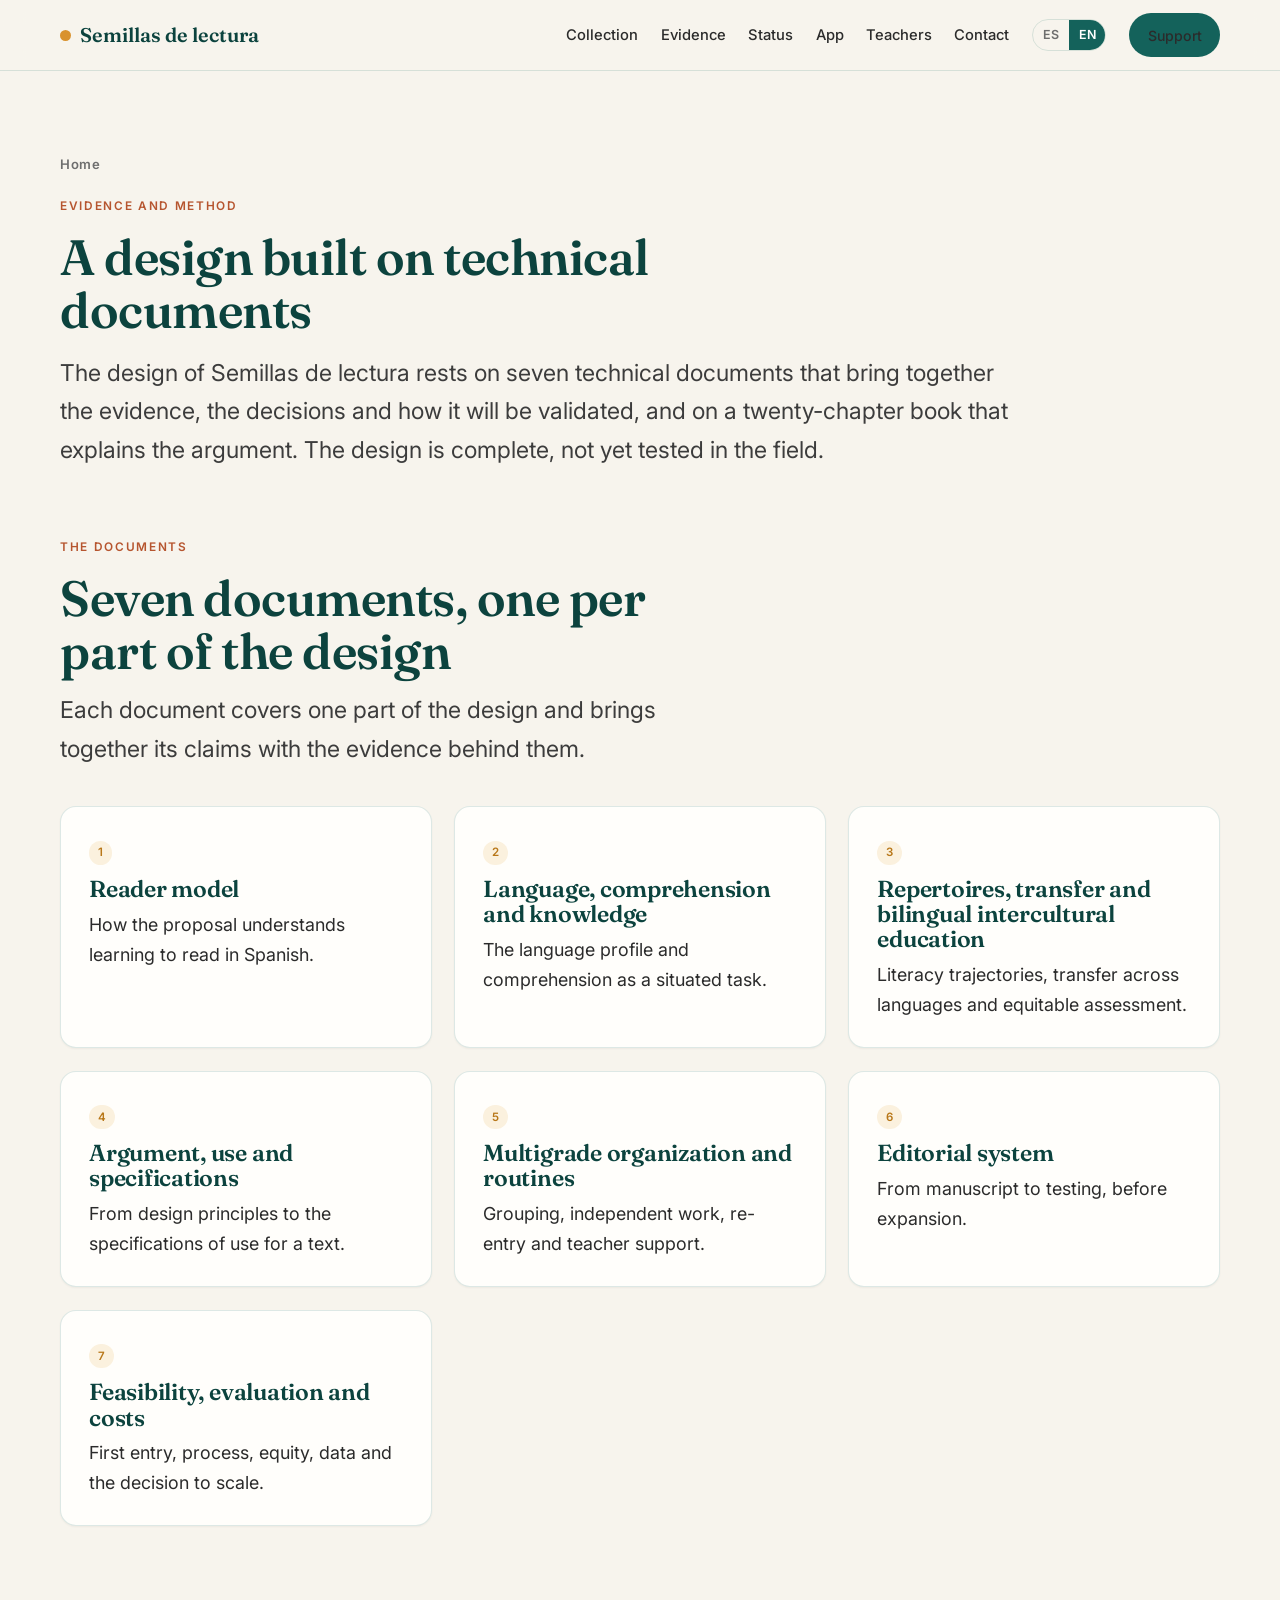
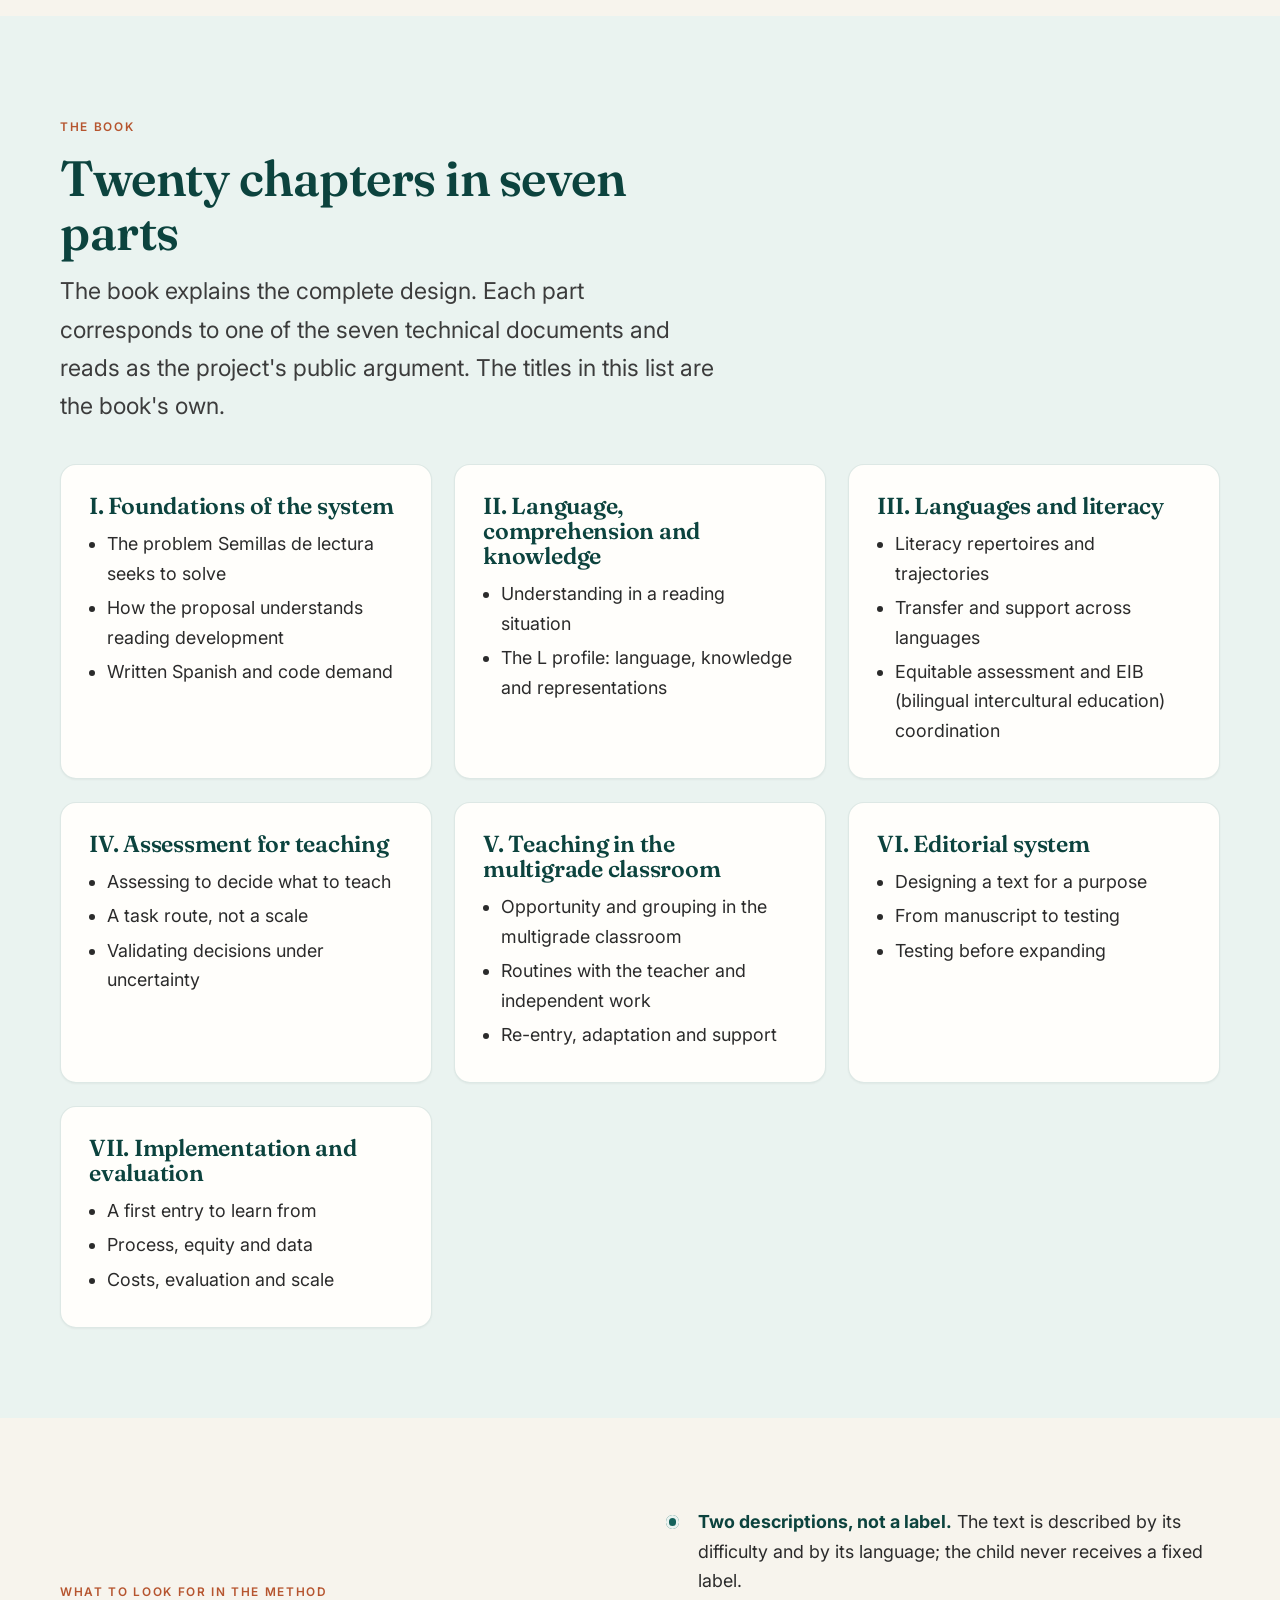
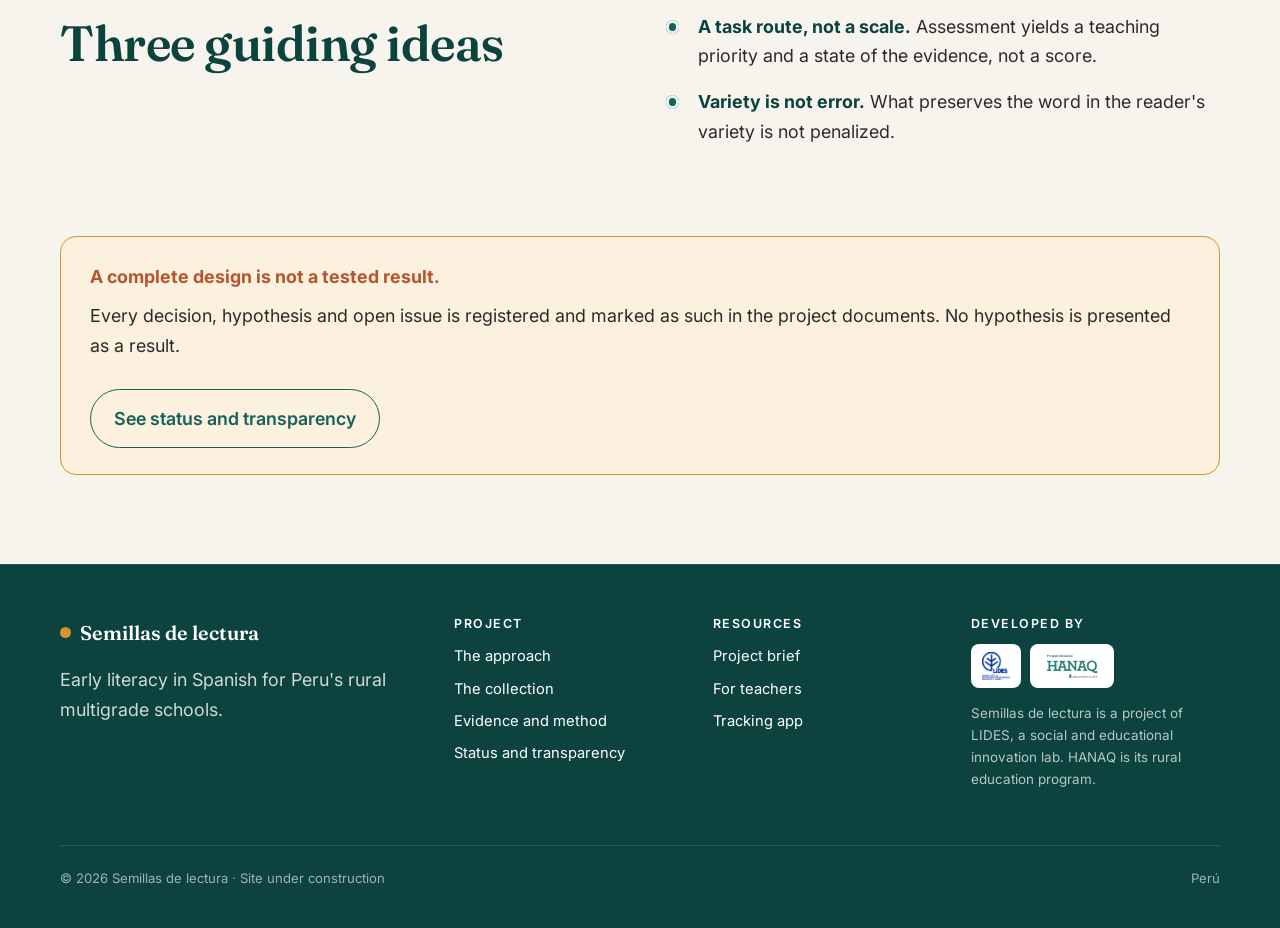
<file: en/evidence/index.html>
<!DOCTYPE html><html lang="en"> <head><meta charset="utf-8"><meta name="viewport" content="width=device-width, initial-scale=1"><title>Evidence and method · Semillas de lectura</title><meta name="description" content="Seven technical documents and a twenty-chapter manuscript behind the design."><link rel="canonical" href="https://semillasdelectura.pe/en/evidence/"><link rel="icon" type="image/svg+xml" href="/favicon.svg"><link rel="apple-touch-icon" href="/apple-touch-icon.png"><meta property="og:type" content="website"><meta property="og:site_name" content="Semillas de lectura"><meta property="og:title" content="Evidence and method · Semillas de lectura"><meta property="og:description" content="Seven technical documents and a twenty-chapter manuscript behind the design."><meta property="og:url" content="https://semillasdelectura.pe/en/evidence/"><meta property="og:image" content="https://semillasdelectura.pe/og.png"><meta property="og:locale" content="en_US"><meta name="twitter:card" content="summary_large_image"><link rel="preconnect" href="https://fonts.googleapis.com"><link rel="preconnect" href="https://fonts.gstatic.com" crossorigin><link href="https://fonts.googleapis.com/css2?family=Fraunces:opsz,wght@9..144,400;9..144,500;9..144,600;9..144,700&family=Inter:wght@400;500;600;700&display=swap" rel="stylesheet"><link rel="stylesheet" href="/_astro/index.WQD9s7C7.css"></head> <body> <header class="site-header"> <div class="wrap"> <a class="brand" href="/en/"> <span class="dot"></span> Semillas de lectura </a> <nav class="nav" aria-label="Principal"> <a href="/en/collection/">Collection</a><a href="/en/evidence/">Evidence</a><a href="/en/status/">Status</a><a href="/en/app/">App</a><a href="/en/teachers/">Teachers</a><a href="/en/#contacto">Contact</a> <div class="lang"> <a href="/evidencia/" class> ES </a><a href="/en/evidence/" class="active" aria-current="true"> EN </a> </div> <a class="btn btn--primary" href="/en/#contacto" style="padding:.6rem 1.1rem;font-size:.88rem"> Support </a> </nav> </div> </header> <main>  <section class="page-hero"> <div class="wrap"> <a class="breadcrumb" href="/en/">Home</a> <p class="eyebrow" style="margin-top:1.2rem">Evidence and method</p> <h1>A design built on technical documents</h1> <p class="lead measure">
The design of Semillas de lectura rests on seven technical documents that bring together the
        evidence, the decisions and how it will be validated, and on a twenty-chapter book that
        explains the argument. The design is complete, not yet tested in the field.
</p> </div> </section> <section class="section" style="padding-top:1.5rem"> <div class="wrap"> <div class="section-head" data-reveal> <p class="eyebrow">The documents</p> <h2>Seven documents, one per part of the design</h2> <p class="lead">
Each document covers one part of the design and brings together its claims with the
          evidence behind them.
</p> </div> <div class="grid grid--2"> <article class="card" data-reveal> <span class="badge">1</span> <h3 style="margin-top:.7rem">Reader model</h3> <p>How the proposal understands learning to read in Spanish.</p> </article><article class="card" data-reveal> <span class="badge">2</span> <h3 style="margin-top:.7rem">Language, comprehension and knowledge</h3> <p>The language profile and comprehension as a situated task.</p> </article><article class="card" data-reveal> <span class="badge">3</span> <h3 style="margin-top:.7rem">Repertoires, transfer and bilingual intercultural education</h3> <p>Literacy trajectories, transfer across languages and equitable assessment.</p> </article><article class="card" data-reveal> <span class="badge">4</span> <h3 style="margin-top:.7rem">Argument, use and specifications</h3> <p>From design principles to the specifications of use for a text.</p> </article><article class="card" data-reveal> <span class="badge">5</span> <h3 style="margin-top:.7rem">Multigrade organization and routines</h3> <p>Grouping, independent work, re-entry and teacher support.</p> </article><article class="card" data-reveal> <span class="badge">6</span> <h3 style="margin-top:.7rem">Editorial system</h3> <p>From manuscript to testing, before expansion.</p> </article><article class="card" data-reveal> <span class="badge">7</span> <h3 style="margin-top:.7rem">Feasibility, evaluation and costs</h3> <p>First entry, process, equity, data and the decision to scale.</p> </article> </div> </div> </section> <section class="section section--tint"> <div class="wrap"> <div class="section-head" data-reveal> <p class="eyebrow">The book</p> <h2>Twenty chapters in seven parts</h2> <p class="lead">
The book explains the complete design. Each part corresponds to one of the seven technical
          documents and reads as the project's public argument. The titles in this list are the book's
          own.
</p> </div> <div class="grid grid--2"> <article class="card" data-reveal> <h3>I. Foundations of the system</h3> <ul style="margin:.7rem 0 0;padding-left:1.1rem"> <li style="margin:.3rem 0">The problem Semillas de lectura seeks to solve</li><li style="margin:.3rem 0">How the proposal understands reading development</li><li style="margin:.3rem 0">Written Spanish and code demand</li> </ul> </article><article class="card" data-reveal> <h3>II. Language, comprehension and knowledge</h3> <ul style="margin:.7rem 0 0;padding-left:1.1rem"> <li style="margin:.3rem 0">Understanding in a reading situation</li><li style="margin:.3rem 0">The L profile: language, knowledge and representations</li> </ul> </article><article class="card" data-reveal> <h3>III. Languages and literacy</h3> <ul style="margin:.7rem 0 0;padding-left:1.1rem"> <li style="margin:.3rem 0">Literacy repertoires and trajectories</li><li style="margin:.3rem 0">Transfer and support across languages</li><li style="margin:.3rem 0">Equitable assessment and EIB (bilingual intercultural education) coordination</li> </ul> </article><article class="card" data-reveal> <h3>IV. Assessment for teaching</h3> <ul style="margin:.7rem 0 0;padding-left:1.1rem"> <li style="margin:.3rem 0">Assessing to decide what to teach</li><li style="margin:.3rem 0">A task route, not a scale</li><li style="margin:.3rem 0">Validating decisions under uncertainty</li> </ul> </article><article class="card" data-reveal> <h3>V. Teaching in the multigrade classroom</h3> <ul style="margin:.7rem 0 0;padding-left:1.1rem"> <li style="margin:.3rem 0">Opportunity and grouping in the multigrade classroom</li><li style="margin:.3rem 0">Routines with the teacher and independent work</li><li style="margin:.3rem 0">Re-entry, adaptation and support</li> </ul> </article><article class="card" data-reveal> <h3>VI. Editorial system</h3> <ul style="margin:.7rem 0 0;padding-left:1.1rem"> <li style="margin:.3rem 0">Designing a text for a purpose</li><li style="margin:.3rem 0">From manuscript to testing</li><li style="margin:.3rem 0">Testing before expanding</li> </ul> </article><article class="card" data-reveal> <h3>VII. Implementation and evaluation</h3> <ul style="margin:.7rem 0 0;padding-left:1.1rem"> <li style="margin:.3rem 0">A first entry to learn from</li><li style="margin:.3rem 0">Process, equity and data</li><li style="margin:.3rem 0">Costs, evaluation and scale</li> </ul> </article> </div> </div> </section> <section class="section"> <div class="wrap split"> <div data-reveal> <p class="eyebrow">What to look for in the method</p> <h2>Three guiding ideas</h2> </div> <ul class="checks" data-reveal> <li> <strong>Two descriptions, not a label.</strong> The text is described by its difficulty and
          by its language; the child never receives a fixed label.
</li> <li> <strong>A task route, not a scale.</strong> Assessment yields a teaching priority and a
          state of the evidence, not a score.
</li> <li> <strong>Variety is not error.</strong> What preserves the word in the reader's variety is
          not penalized.
</li> </ul> </div> </section> <section class="section" style="padding-top:0"> <div class="wrap"> <div class="callout" data-reveal> <strong>A complete design is not a tested result.</strong> <p style="margin-top:.6rem">
Every decision, hypothesis and open issue is registered and marked as such in the project
          documents. No hypothesis is presented as a result.
</p> <div class="actions"> <a class="btn btn--outline" href="/en/status/">See status and transparency</a> </div> </div> </div> </section>  </main> <footer class="site-footer"> <div class="wrap"> <div class="footer-grid"> <div> <a class="brand" href="/en/" style="color:#fff"> <span class="dot"></span> Semillas de lectura </a> <p style="margin-top:1rem;max-width:34ch">Early literacy in Spanish for Peru&#39;s rural multigrade schools.</p> </div> <div> <h4>Project</h4> <ul> <li><a href="/en/#propuesta">The approach</a></li> <li><a href="/en/collection/">The collection</a></li> <li><a href="/en/evidence/">Evidence and method</a></li> <li><a href="/en/status/">Status and transparency</a></li> </ul> </div> <div> <h4>Resources</h4> <ul> <li><a href="/descargas/recursos/resumen-semillas-de-lectura.pdf">Project brief</a></li> <li><a href="/en/teachers/">For teachers</a></li> <li><a href="/en/app/">Tracking app</a></li> </ul> </div> <div> <h4>Developed by</h4> <div class="partners"> <span class="partner"> <img src="/_astro/lides.CYbPKds-.jpg" alt="LIDES"> </span> <span class="partner"> <img src="/_astro/hanaq.DK8jzokl.png" alt="HANAQ"> </span> </div> <p class="partner-note">Semillas de lectura is a project of LIDES, a social and educational innovation lab. HANAQ is its rural education program.</p> </div> </div> <div class="footer-note"> <span>© 2026 Semillas de lectura · Site under construction</span> <span>Perú</span> </div> </div> </footer> <script type="module">const t=document.querySelectorAll("[data-reveal]");if("IntersectionObserver"in window){const e=new IntersectionObserver(s=>{s.forEach(r=>{r.isIntersecting&&(r.target.classList.add("is-visible"),e.unobserve(r.target))})},{rootMargin:"0px 0px -10% 0px",threshold:.08});t.forEach(s=>e.observe(s))}else t.forEach(e=>e.classList.add("is-visible"));</script> </body> </html>
</file>
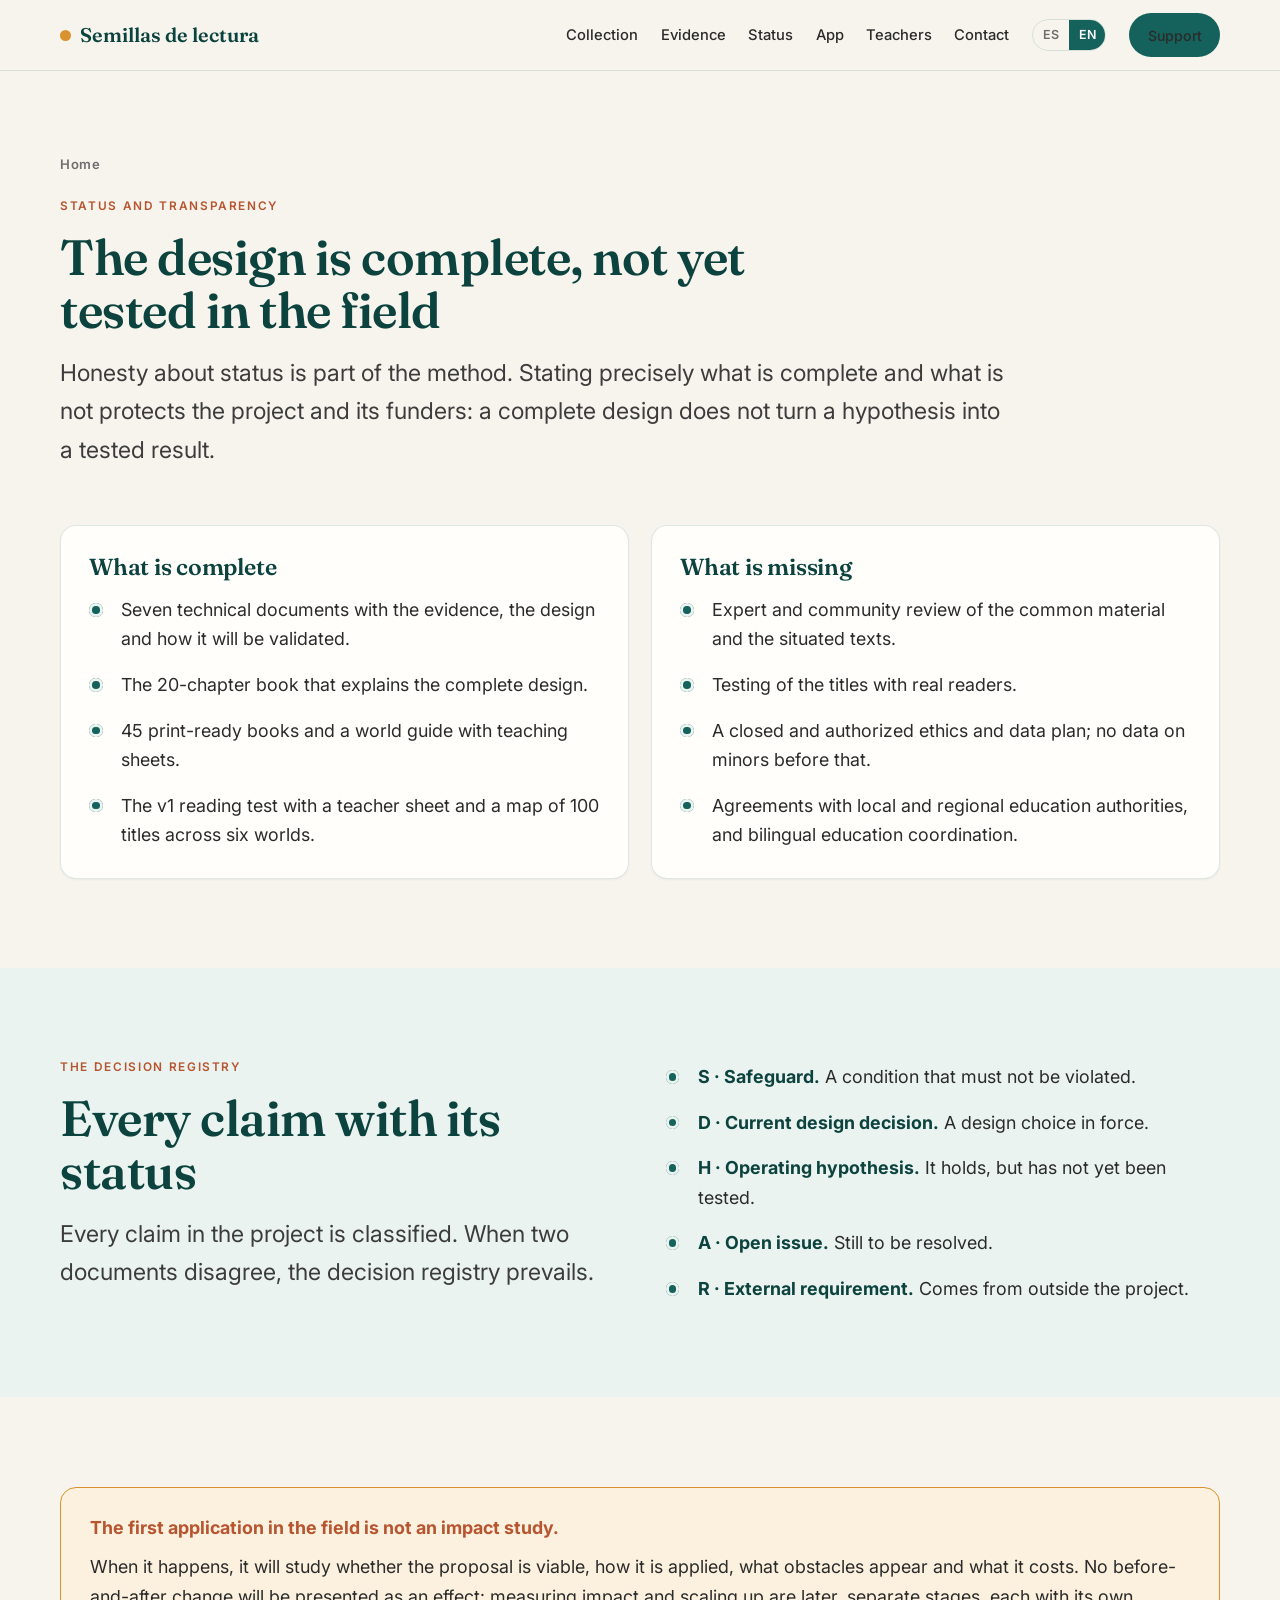
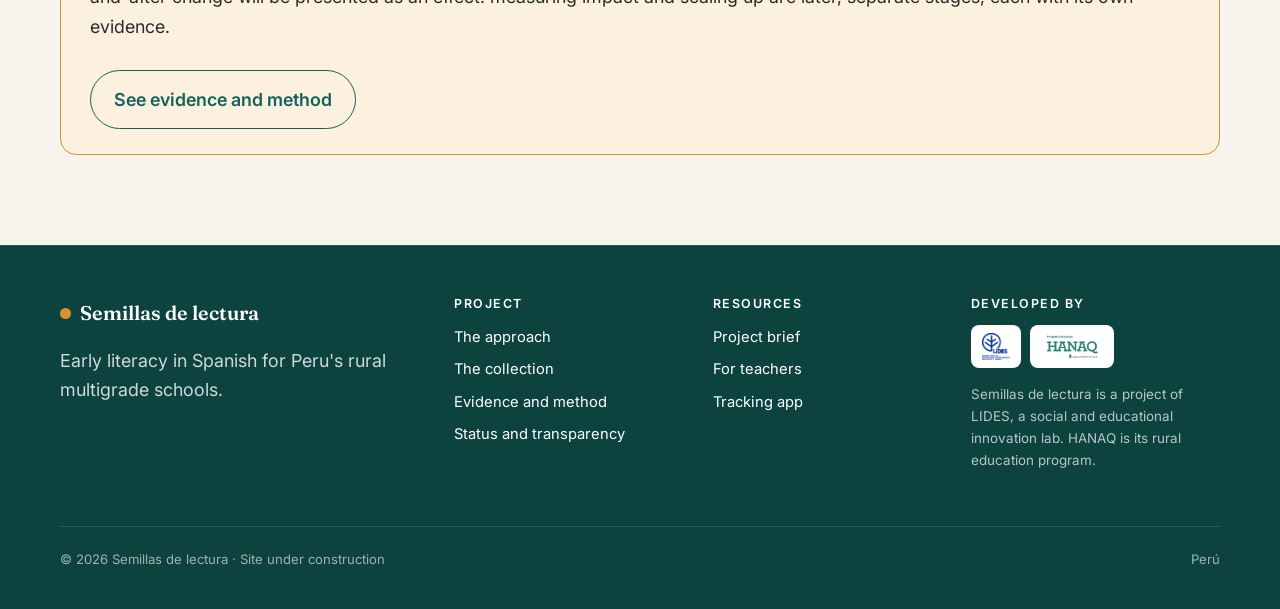
<file: en/status/index.html>
<!DOCTYPE html><html lang="en"> <head><meta charset="utf-8"><meta name="viewport" content="width=device-width, initial-scale=1"><title>Status and transparency · Semillas de lectura</title><meta name="description" content="What is complete and what is missing: the design is ready, field testing is pending."><link rel="canonical" href="https://semillasdelectura.pe/en/status/"><link rel="icon" type="image/svg+xml" href="/favicon.svg"><link rel="apple-touch-icon" href="/apple-touch-icon.png"><meta property="og:type" content="website"><meta property="og:site_name" content="Semillas de lectura"><meta property="og:title" content="Status and transparency · Semillas de lectura"><meta property="og:description" content="What is complete and what is missing: the design is ready, field testing is pending."><meta property="og:url" content="https://semillasdelectura.pe/en/status/"><meta property="og:image" content="https://semillasdelectura.pe/og.png"><meta property="og:locale" content="en_US"><meta name="twitter:card" content="summary_large_image"><link rel="preconnect" href="https://fonts.googleapis.com"><link rel="preconnect" href="https://fonts.gstatic.com" crossorigin><link href="https://fonts.googleapis.com/css2?family=Fraunces:opsz,wght@9..144,400;9..144,500;9..144,600;9..144,700&family=Inter:wght@400;500;600;700&display=swap" rel="stylesheet"><link rel="stylesheet" href="/_astro/index.WQD9s7C7.css"></head> <body> <header class="site-header"> <div class="wrap"> <a class="brand" href="/en/"> <span class="dot"></span> Semillas de lectura </a> <nav class="nav" aria-label="Principal"> <a href="/en/collection/">Collection</a><a href="/en/evidence/">Evidence</a><a href="/en/status/">Status</a><a href="/en/app/">App</a><a href="/en/teachers/">Teachers</a><a href="/en/#contacto">Contact</a> <div class="lang"> <a href="/estado/" class> ES </a><a href="/en/status/" class="active" aria-current="true"> EN </a> </div> <a class="btn btn--primary" href="/en/#contacto" style="padding:.6rem 1.1rem;font-size:.88rem"> Support </a> </nav> </div> </header> <main>  <section class="page-hero"> <div class="wrap"> <a class="breadcrumb" href="/en/">Home</a> <p class="eyebrow" style="margin-top:1.2rem">Status and transparency</p> <h1>The design is complete, not yet tested in the field</h1> <p class="lead measure">
Honesty about status is part of the method. Stating precisely what is complete and what is
        not protects the project and its funders: a complete design does not turn a hypothesis into a
        tested result.
</p> </div> </section> <section class="section" style="padding-top:1.5rem"> <div class="wrap grid grid--2"> <div class="card" data-reveal> <h3>What is complete</h3> <ul class="checks" style="margin-top:1rem"> <li>Seven technical documents with the evidence, the design and how it will be validated.</li><li>The 20-chapter book that explains the complete design.</li><li>45 print-ready books and a world guide with teaching sheets.</li><li>The v1 reading test with a teacher sheet and a map of 100 titles across six worlds.</li> </ul> </div> <div class="card" data-reveal> <h3>What is missing</h3> <ul class="checks" style="margin-top:1rem"> <li>Expert and community review of the common material and the situated texts.</li><li>Testing of the titles with real readers.</li><li>A closed and authorized ethics and data plan; no data on minors before that.</li><li>Agreements with local and regional education authorities, and bilingual education coordination.</li> </ul> </div> </div> </section> <section class="section section--tint"> <div class="wrap split"> <div data-reveal> <p class="eyebrow">The decision registry</p> <h2>Every claim with its status</h2> <p class="lead" style="margin-top:1rem">
Every claim in the project is classified. When two documents disagree, the decision
          registry prevails.
</p> </div> <ul class="checks" data-reveal> <li> <strong>S · Safeguard.</strong> A condition that must not be violated. </li><li> <strong>D · Current design decision.</strong> A design choice in force. </li><li> <strong>H · Operating hypothesis.</strong> It holds, but has not yet been tested. </li><li> <strong>A · Open issue.</strong> Still to be resolved. </li><li> <strong>R · External requirement.</strong> Comes from outside the project. </li> </ul> </div> </section> <section class="section"> <div class="wrap"> <div class="callout" data-reveal> <strong>The first application in the field is not an impact study.</strong> <p style="margin-top:.6rem">
When it happens, it will study whether the proposal is viable, how it is applied, what
          obstacles appear and what it costs. No before-and-after change will be presented as an
          effect: measuring impact and scaling up are later, separate stages, each with its own
          evidence.
</p> <div class="actions"> <a class="btn btn--outline" href="/en/evidence/">See evidence and method</a> </div> </div> </div> </section>  </main> <footer class="site-footer"> <div class="wrap"> <div class="footer-grid"> <div> <a class="brand" href="/en/" style="color:#fff"> <span class="dot"></span> Semillas de lectura </a> <p style="margin-top:1rem;max-width:34ch">Early literacy in Spanish for Peru&#39;s rural multigrade schools.</p> </div> <div> <h4>Project</h4> <ul> <li><a href="/en/#propuesta">The approach</a></li> <li><a href="/en/collection/">The collection</a></li> <li><a href="/en/evidence/">Evidence and method</a></li> <li><a href="/en/status/">Status and transparency</a></li> </ul> </div> <div> <h4>Resources</h4> <ul> <li><a href="/descargas/recursos/resumen-semillas-de-lectura.pdf">Project brief</a></li> <li><a href="/en/teachers/">For teachers</a></li> <li><a href="/en/app/">Tracking app</a></li> </ul> </div> <div> <h4>Developed by</h4> <div class="partners"> <span class="partner"> <img src="/_astro/lides.CYbPKds-.jpg" alt="LIDES"> </span> <span class="partner"> <img src="/_astro/hanaq.DK8jzokl.png" alt="HANAQ"> </span> </div> <p class="partner-note">Semillas de lectura is a project of LIDES, a social and educational innovation lab. HANAQ is its rural education program.</p> </div> </div> <div class="footer-note"> <span>© 2026 Semillas de lectura · Site under construction</span> <span>Perú</span> </div> </div> </footer> <script type="module">const t=document.querySelectorAll("[data-reveal]");if("IntersectionObserver"in window){const e=new IntersectionObserver(s=>{s.forEach(r=>{r.isIntersecting&&(r.target.classList.add("is-visible"),e.unobserve(r.target))})},{rootMargin:"0px 0px -10% 0px",threshold:.08});t.forEach(s=>e.observe(s))}else t.forEach(e=>e.classList.add("is-visible"));</script> </body> </html>
</file>
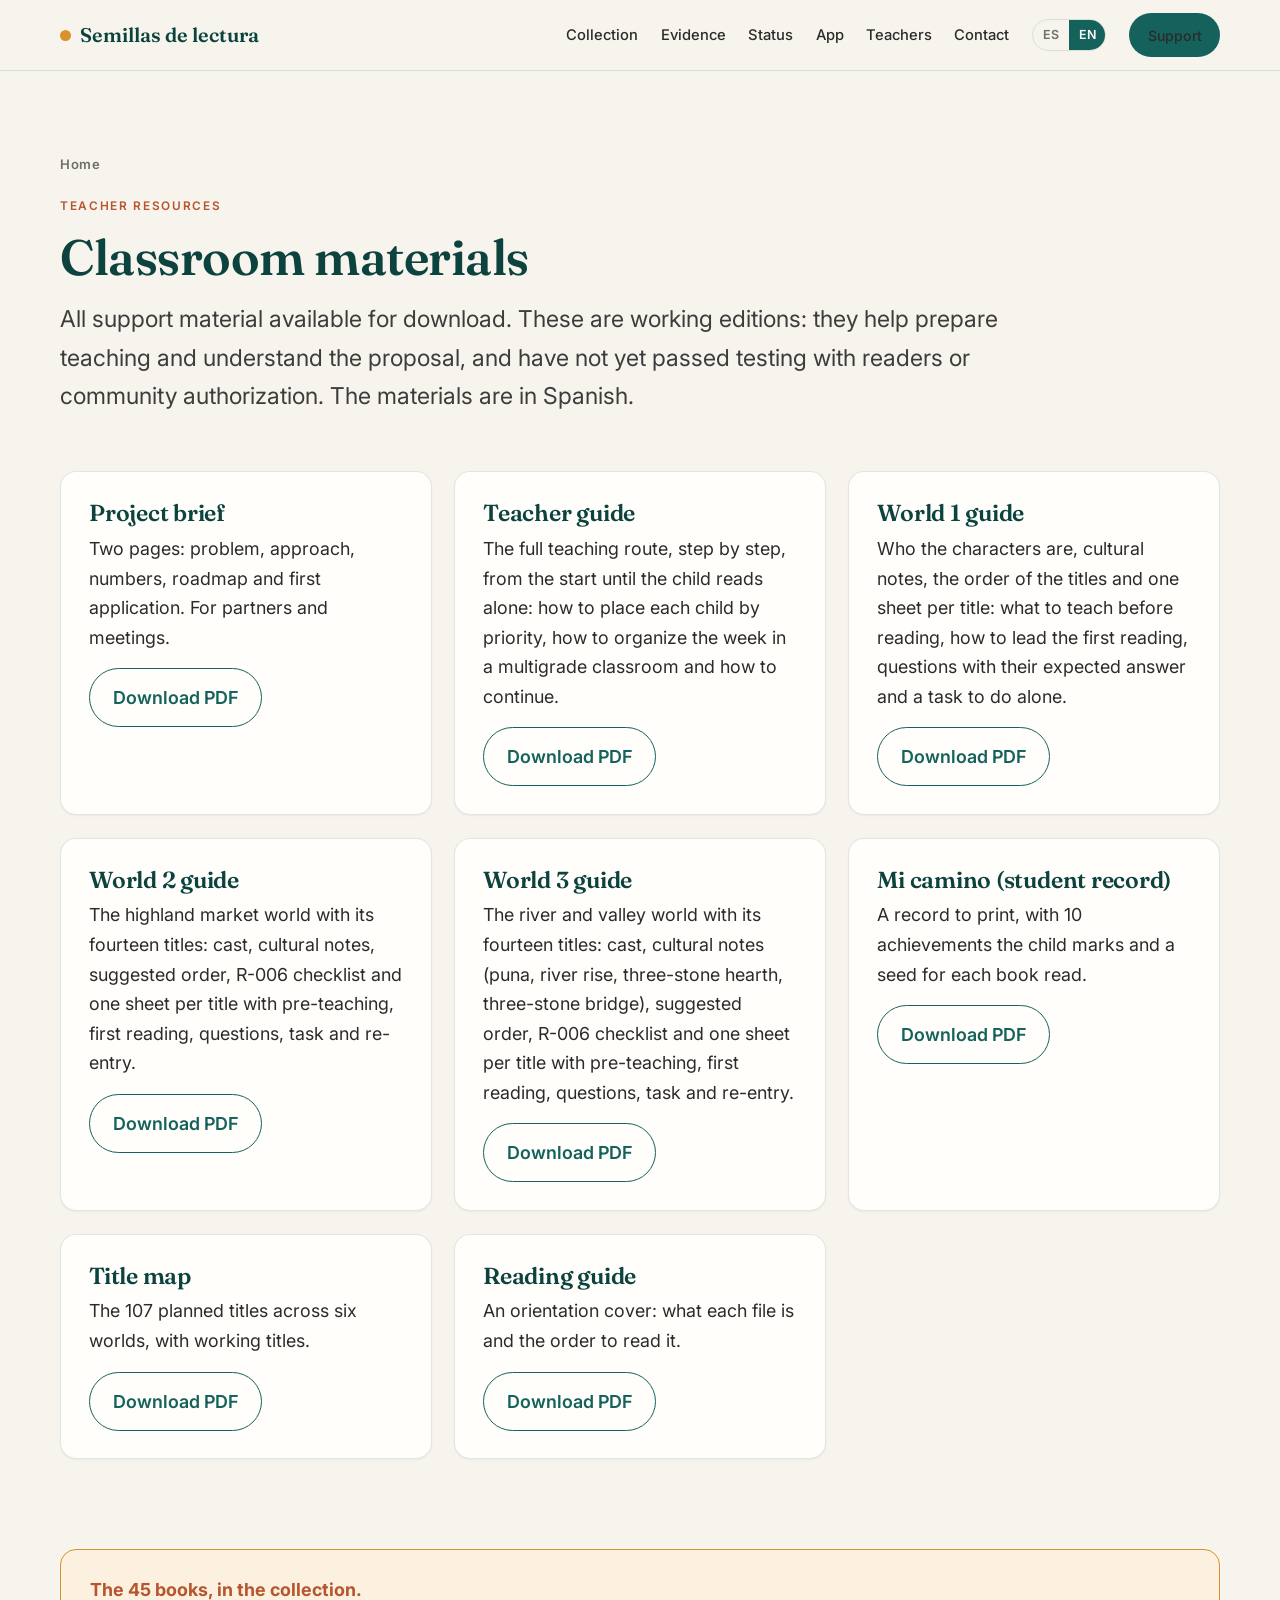
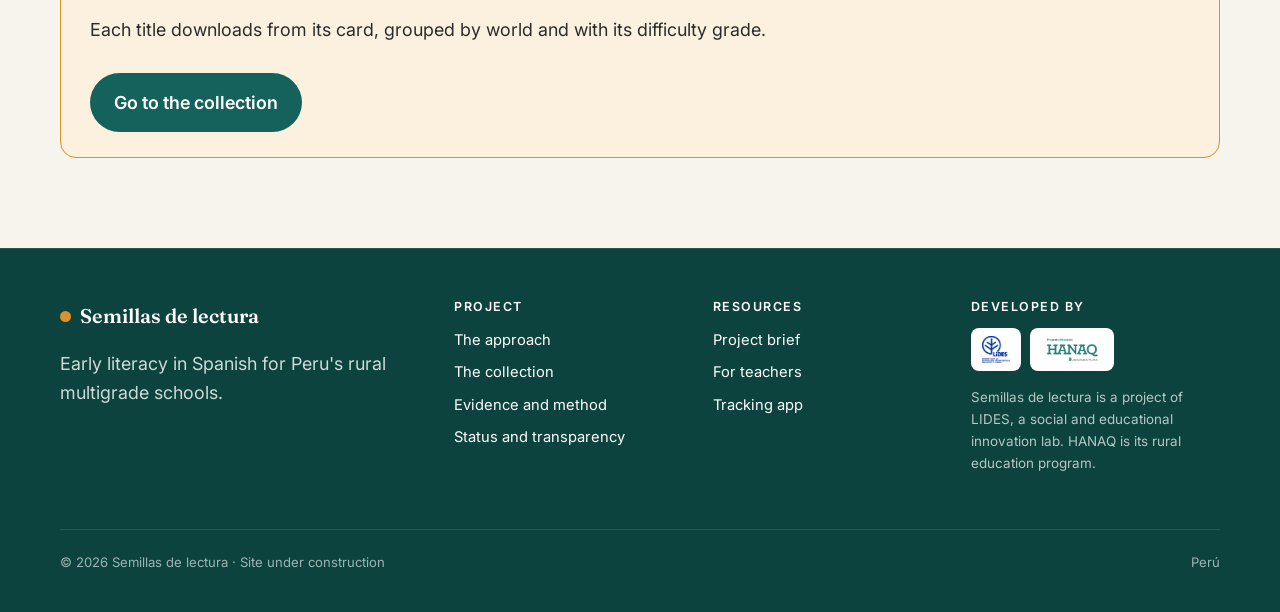
<file: en/teachers/index.html>
<!DOCTYPE html><html lang="en"> <head><meta charset="utf-8"><meta name="viewport" content="width=device-width, initial-scale=1"><title>Teacher resources · Semillas de lectura</title><meta name="description" content="Teacher guide, world guide, student record and title map, available for download."><link rel="canonical" href="https://semillasdelectura.pe/en/teachers/"><link rel="icon" type="image/svg+xml" href="/favicon.svg"><link rel="apple-touch-icon" href="/apple-touch-icon.png"><meta property="og:type" content="website"><meta property="og:site_name" content="Semillas de lectura"><meta property="og:title" content="Teacher resources · Semillas de lectura"><meta property="og:description" content="Teacher guide, world guide, student record and title map, available for download."><meta property="og:url" content="https://semillasdelectura.pe/en/teachers/"><meta property="og:image" content="https://semillasdelectura.pe/og.png"><meta property="og:locale" content="en_US"><meta name="twitter:card" content="summary_large_image"><link rel="preconnect" href="https://fonts.googleapis.com"><link rel="preconnect" href="https://fonts.gstatic.com" crossorigin><link href="https://fonts.googleapis.com/css2?family=Fraunces:opsz,wght@9..144,400;9..144,500;9..144,600;9..144,700&family=Inter:wght@400;500;600;700&display=swap" rel="stylesheet"><link rel="stylesheet" href="/_astro/index.WQD9s7C7.css"></head> <body> <header class="site-header"> <div class="wrap"> <a class="brand" href="/en/"> <span class="dot"></span> Semillas de lectura </a> <nav class="nav" aria-label="Principal"> <a href="/en/collection/">Collection</a><a href="/en/evidence/">Evidence</a><a href="/en/status/">Status</a><a href="/en/app/">App</a><a href="/en/teachers/">Teachers</a><a href="/en/#contacto">Contact</a> <div class="lang"> <a href="/docentes/" class> ES </a><a href="/en/teachers/" class="active" aria-current="true"> EN </a> </div> <a class="btn btn--primary" href="/en/#contacto" style="padding:.6rem 1.1rem;font-size:.88rem"> Support </a> </nav> </div> </header> <main>  <section class="page-hero"> <div class="wrap"> <a class="breadcrumb" href="/en/">Home</a> <p class="eyebrow" style="margin-top:1.2rem">Teacher resources</p> <h1>Classroom materials</h1> <p class="lead measure">
All support material available for download. These are working editions: they help prepare
        teaching and understand the proposal, and have not yet passed testing with readers or
        community authorization. The materials are in Spanish.
</p> </div> </section> <section class="section" style="padding-top:1.5rem"> <div class="wrap grid grid--2"> <article class="card" data-reveal> <h3>Project brief</h3> <p>Two pages: problem, approach, numbers, roadmap and first application. For partners and meetings.</p> <a class="btn btn--outline" href="/descargas/recursos/resumen-semillas-de-lectura.pdf" download>
Download PDF
</a> </article><article class="card" data-reveal> <h3>Teacher guide</h3> <p>The full teaching route, step by step, from the start until the child reads alone: how to place each child by priority, how to organize the week in a multigrade classroom and how to continue.</p> <a class="btn btn--outline" href="/descargas/recursos/guia-docente.pdf" download>
Download PDF
</a> </article><article class="card" data-reveal> <h3>World 1 guide</h3> <p>Who the characters are, cultural notes, the order of the titles and one sheet per title: what to teach before reading, how to lead the first reading, questions with their expected answer and a task to do alone.</p> <a class="btn btn--outline" href="/descargas/recursos/guia-mundo-w1.pdf" download>
Download PDF
</a> </article><article class="card" data-reveal> <h3>World 2 guide</h3> <p>The highland market world with its fourteen titles: cast, cultural notes, suggested order, R-006 checklist and one sheet per title with pre-teaching, first reading, questions, task and re-entry.</p> <a class="btn btn--outline" href="/descargas/recursos/guia-mundo-w2.pdf" download>
Download PDF
</a> </article><article class="card" data-reveal> <h3>World 3 guide</h3> <p>The river and valley world with its fourteen titles: cast, cultural notes (puna, river rise, three-stone hearth, three-stone bridge), suggested order, R-006 checklist and one sheet per title with pre-teaching, first reading, questions, task and re-entry.</p> <a class="btn btn--outline" href="/descargas/recursos/guia-mundo-w3.pdf" download>
Download PDF
</a> </article><article class="card" data-reveal> <h3>Mi camino (student record)</h3> <p>A record to print, with 10 achievements the child marks and a seed for each book read.</p> <a class="btn btn--outline" href="/descargas/recursos/mi-camino.pdf" download>
Download PDF
</a> </article><article class="card" data-reveal> <h3>Title map</h3> <p>The 107 planned titles across six worlds, with working titles.</p> <a class="btn btn--outline" href="/descargas/recursos/mapa-titulos.pdf" download>
Download PDF
</a> </article><article class="card" data-reveal> <h3>Reading guide</h3> <p>An orientation cover: what each file is and the order to read it.</p> <a class="btn btn--outline" href="/descargas/recursos/guia-de-lectura.pdf" download>
Download PDF
</a> </article> </div> </section> <section class="section" style="padding-top:0"> <div class="wrap"> <div class="callout" data-reveal> <strong>The 45 books, in the collection.</strong> <p style="margin-top:.6rem">
Each title downloads from its card, grouped by world and with its difficulty grade.
</p> <div class="actions"> <a class="btn btn--primary" href="/en/collection/">Go to the collection</a> </div> </div> </div> </section>  </main> <footer class="site-footer"> <div class="wrap"> <div class="footer-grid"> <div> <a class="brand" href="/en/" style="color:#fff"> <span class="dot"></span> Semillas de lectura </a> <p style="margin-top:1rem;max-width:34ch">Early literacy in Spanish for Peru&#39;s rural multigrade schools.</p> </div> <div> <h4>Project</h4> <ul> <li><a href="/en/#propuesta">The approach</a></li> <li><a href="/en/collection/">The collection</a></li> <li><a href="/en/evidence/">Evidence and method</a></li> <li><a href="/en/status/">Status and transparency</a></li> </ul> </div> <div> <h4>Resources</h4> <ul> <li><a href="/descargas/recursos/resumen-semillas-de-lectura.pdf">Project brief</a></li> <li><a href="/en/teachers/">For teachers</a></li> <li><a href="/en/app/">Tracking app</a></li> </ul> </div> <div> <h4>Developed by</h4> <div class="partners"> <span class="partner"> <img src="/_astro/lides.CYbPKds-.jpg" alt="LIDES"> </span> <span class="partner"> <img src="/_astro/hanaq.DK8jzokl.png" alt="HANAQ"> </span> </div> <p class="partner-note">Semillas de lectura is a project of LIDES, a social and educational innovation lab. HANAQ is its rural education program.</p> </div> </div> <div class="footer-note"> <span>© 2026 Semillas de lectura · Site under construction</span> <span>Perú</span> </div> </div> </footer> <script type="module">const t=document.querySelectorAll("[data-reveal]");if("IntersectionObserver"in window){const e=new IntersectionObserver(s=>{s.forEach(r=>{r.isIntersecting&&(r.target.classList.add("is-visible"),e.unobserve(r.target))})},{rootMargin:"0px 0px -10% 0px",threshold:.08});t.forEach(s=>e.observe(s))}else t.forEach(e=>e.classList.add("is-visible"));</script> </body> </html>
</file>
<file: _astro/index.WQD9s7C7.css>
:root{--verde: #14625b;--verde-900: #0c433e;--verde-700: #14625b;--verde-500: #2f8d83;--verde-100: #eaf3f0;--ambar: #d9922e;--ambar-700: #b87718;--ambar-100: #fbf1de;--terra: #b6552f;--terra-100: #f6e7df;--papel: #f7f4ed;--papel-2: #fffefb;--tinta: #2b2b2b;--gris: #6e6e6e;--linea: rgba(20, 98, 91, .14);--max: 1160px;--font-display: "Fraunces", Georgia, "Times New Roman", serif;--font-body: "Inter", system-ui, -apple-system, "Segoe UI", sans-serif;--shadow-sm: 0 1px 2px rgba(43, 43, 43, .05);--shadow: 0 2px 4px rgba(43, 43, 43, .04), 0 24px 48px -24px rgba(20, 98, 91, .28);--radius: 16px;--radius-sm: 10px;--step-0: clamp(1.02rem, .98rem + .2vw, 1.12rem);--step-1: clamp(1.2rem, 1.1rem + .5vw, 1.45rem);--step-2: clamp(1.5rem, 1.3rem + 1vw, 2.1rem);--step-3: clamp(2rem, 1.5rem + 2.2vw, 3.1rem);--step-4: clamp(2.6rem, 1.8rem + 4vw, 4.6rem)}*,*:before,*:after{box-sizing:border-box}html{scroll-behavior:smooth;-webkit-text-size-adjust:100%}body{margin:0;font-family:var(--font-body);font-size:var(--step-0);line-height:1.65;color:var(--tinta);background:var(--papel);-webkit-font-smoothing:antialiased;text-rendering:optimizeLegibility}img{max-width:100%;display:block}a{color:var(--verde);text-underline-offset:3px}h1,h2,h3,h4{font-family:var(--font-display);font-weight:600;line-height:1.08;letter-spacing:-.01em;color:var(--verde-900);margin:0;font-optical-sizing:auto}h1{font-size:var(--step-4)}h2{font-size:var(--step-3)}h3{font-size:var(--step-1)}p{margin:0 0 1rem}.wrap{width:min(var(--max),92vw);margin-inline:auto}.section{padding:clamp(3.5rem,7vw,6.5rem) 0}.section--tint{background:var(--verde-100)}.section--papel2{background:var(--papel-2)}.eyebrow{font-weight:600;text-transform:uppercase;letter-spacing:.14em;font-size:.74rem;color:var(--terra);margin:0 0 .9rem}.lead{font-size:var(--step-1);color:#3c3c3c;max-width:62ch}.section-head{max-width:60ch;margin-bottom:2.4rem}.section-head p{margin-top:.8rem}.measure{max-width:68ch}.page-hero{padding:clamp(3rem,6vw,5rem) 0 clamp(.5rem,2vw,1rem)}.page-hero h1{font-size:var(--step-3);max-width:24ch}.page-hero .lead{margin-top:1rem}.breadcrumb{font-size:.82rem;font-weight:600;letter-spacing:.04em;color:var(--gris);text-decoration:none}.breadcrumb:hover{color:var(--verde)}.btn{display:inline-flex;align-items:center;gap:.5rem;font-weight:600;padding:.85rem 1.45rem;border-radius:999px;text-decoration:none;border:1.5px solid transparent;transition:transform .18s ease,box-shadow .18s ease,background .18s ease,color .18s ease;will-change:transform}.btn--primary{background:var(--verde);color:#fff}.btn--primary:hover{background:var(--verde-900);transform:translateY(-2px);box-shadow:var(--shadow)}.btn--accent{background:var(--ambar);color:#3a2600}.btn--accent:hover{background:var(--ambar-700);transform:translateY(-2px);box-shadow:var(--shadow)}.btn--ghost{border-color:#fff9;color:#fff}.btn--ghost:hover{background:#ffffff24}.btn--outline{border-color:var(--verde);color:var(--verde)}.btn--outline:hover{background:var(--verde);color:#fff}.actions{display:flex;flex-wrap:wrap;gap:.9rem;margin-top:1.8rem}.site-header{position:sticky;top:0;z-index:50;background:#f7f4edd1;backdrop-filter:saturate(1.3) blur(12px);border-bottom:1px solid var(--linea)}.site-header .wrap{display:flex;align-items:center;gap:1.4rem;min-height:4.4rem}.brand{display:flex;align-items:center;gap:.55rem;font-family:var(--font-display);font-size:1.24rem;font-weight:600;color:var(--verde-900);text-decoration:none}.brand .dot{width:.7rem;height:.7rem;border-radius:50%;background:var(--ambar)}.nav{margin-left:auto;display:flex;gap:1.4rem;align-items:center}.nav a{color:var(--tinta);text-decoration:none;font-size:.92rem;font-weight:500}.nav a:hover{color:var(--verde)}.lang{display:flex;border:1px solid var(--linea);border-radius:999px;overflow:hidden}.lang a{padding:.28rem .62rem;font-size:.78rem;font-weight:600;text-decoration:none;color:var(--gris)}.lang a.active{background:var(--verde);color:#fff}@media(max-width:820px){.nav{display:none}}.hero{position:relative;isolation:isolate;overflow:hidden;color:#fff}.hero .bg{position:absolute;inset:0;width:100%;height:100%;object-fit:cover;z-index:-2}.hero:after{content:"";position:absolute;inset:0;z-index:-1;background:linear-gradient(180deg,#0c433e80,#0c433edb)}.hero__inner{padding:clamp(4.5rem,11vw,9rem) 0}.hero h1{color:#fff;max-width:18ch}.hero .lead{color:#ffffffe6;margin-top:1.2rem}.hero .eyebrow{color:var(--ambar-100)}.hero .btn--ghost{border-color:#ffffff8c}.chip{display:inline-flex;align-items:center;gap:.5rem;font-size:.82rem;font-weight:600;padding:.4rem .85rem;border-radius:999px;background:#ffffff24;border:1px solid rgba(255,255,255,.28);color:#fff;margin-bottom:1.4rem}.chip .dot{width:.5rem;height:.5rem;border-radius:50%;background:var(--ambar)}.split{display:grid;gap:clamp(1.6rem,4vw,3.4rem);align-items:center;grid-template-columns:1fr}@media(min-width:860px){.split{grid-template-columns:1fr 1fr}.split--wide-left{grid-template-columns:1.15fr .85fr}}.round{border-radius:var(--radius);box-shadow:var(--shadow);overflow:hidden}.grid{display:grid;gap:1.4rem}.grid--3{grid-template-columns:repeat(auto-fit,minmax(260px,1fr))}.grid--2{grid-template-columns:repeat(auto-fit,minmax(320px,1fr))}.card{background:var(--papel-2);border:1px solid var(--linea);border-radius:var(--radius);padding:1.75rem;box-shadow:var(--shadow-sm)}.card h3{margin-bottom:.55rem}.card p:last-child{margin-bottom:0}.card__kicker{display:inline-flex;align-items:center;justify-content:center;width:2.4rem;height:2.4rem;border-radius:12px;background:var(--verde-100);color:var(--verde);font-weight:700;margin-bottom:1rem}.checks{list-style:none;padding:0;margin:0;display:grid;gap:1rem}.checks li{position:relative;padding-left:2rem}.checks li:before{content:"";position:absolute;left:0;top:.45em;width:.85rem;height:.85rem;border-radius:50%;background:var(--verde);box-shadow:inset 0 0 0 3px var(--verde-100)}.checks strong{color:var(--verde-900)}.stats{display:grid;grid-template-columns:repeat(auto-fit,minmax(170px,1fr));gap:1px;background:var(--linea);border:1px solid var(--linea);border-radius:var(--radius);overflow:hidden}.stat{background:var(--papel-2);padding:1.7rem 1.5rem}.stat b{font-family:var(--font-display);font-size:var(--step-3);line-height:1;color:var(--ambar-700);display:block;margin-bottom:.5rem}.stat span{font-size:.92rem;color:var(--gris)}.books{display:grid;grid-template-columns:repeat(auto-fill,minmax(190px,1fr));gap:1.25rem}.book{border-radius:var(--radius);overflow:hidden;background:var(--papel-2);border:1px solid var(--linea);box-shadow:var(--shadow-sm);transition:transform .2s ease,box-shadow .2s ease}.book:hover{transform:translateY(-4px);box-shadow:var(--shadow)}.book img{width:100%;height:auto;aspect-ratio:16/10;object-fit:cover}.book__meta{padding:.85rem 1rem 1.05rem}.book__meta h4{font-family:var(--font-display);font-size:1.02rem;margin:0 0 .45rem}.badge{display:inline-block;font-size:.72rem;font-weight:600;padding:.16rem .55rem;border-radius:999px;background:var(--ambar-100);color:var(--ambar-700)}.book__dl{display:inline-block;margin-top:.7rem;font-size:.82rem;font-weight:600;text-decoration:none}.book__dl:hover{text-decoration:underline}.steps{display:grid;gap:1.6rem;grid-template-columns:repeat(auto-fit,minmax(220px,1fr));counter-reset:s;margin:0;padding:0;list-style:none}.step{position:relative;padding-top:2.7rem}.step:before{counter-increment:s;content:counter(s);position:absolute;top:0;left:0;width:1.9rem;height:1.9rem;border-radius:50%;background:var(--verde);color:#fff;display:grid;place-items:center;font-weight:700;font-size:.85rem;font-family:var(--font-body)}.step h4{font-family:var(--font-display);color:var(--verde-900);margin:0 0 .35rem;font-size:1.05rem}.step p{font-size:.94rem;color:#4a4a4a;margin:0}.callout{border-radius:var(--radius);padding:1.6rem 1.8rem;border:1px solid var(--ambar);background:var(--ambar-100)}.callout strong{color:var(--terra)}.callout p:last-child{margin-bottom:0}.cta{background:var(--verde-900);color:#fff}.cta h2{color:#fff}.cta p{color:#ffffffdb}.cta a{color:#fff}.site-footer{background:var(--verde-900);color:#fffc;padding:3.2rem 0 2.4rem;border-top:1px solid rgba(255,255,255,.1)}.site-footer a{color:#fff;text-decoration:none}.site-footer a:hover{text-decoration:underline}.footer-grid{display:grid;gap:2rem;grid-template-columns:1.6fr 1fr 1fr 1.1fr}@media(max-width:900px){.footer-grid{grid-template-columns:1fr 1fr}}@media(max-width:560px){.footer-grid{grid-template-columns:1fr}}.partners{display:flex;flex-wrap:wrap;gap:.6rem}.partner{display:inline-flex;align-items:center;justify-content:center;background:#fff;border-radius:8px;padding:.5rem .7rem;min-height:2.6rem}.partner img{height:1.7rem;width:auto;max-width:8rem;object-fit:contain}.partner-note{margin-top:.9rem;font-size:.84rem;color:#ffffffb3;max-width:30ch}.footer-grid h4{color:#fff;font-size:.78rem;text-transform:uppercase;letter-spacing:.12em;margin-bottom:.9rem;font-family:var(--font-body)}.footer-grid ul{list-style:none;margin:0;padding:0;display:grid;gap:.5rem;font-size:.92rem}.footer-note{margin-top:2.4rem;padding-top:1.4rem;border-top:1px solid rgba(255,255,255,.12);font-size:.82rem;color:#fff9;display:flex;justify-content:space-between;gap:1rem;flex-wrap:wrap}[data-reveal]{opacity:0;transform:translateY(18px);transition:opacity .7s ease,transform .7s ease}[data-reveal].is-visible{opacity:1;transform:none}@media(prefers-reduced-motion:reduce){[data-reveal]{opacity:1;transform:none;transition:none}html{scroll-behavior:auto}}
</file>
